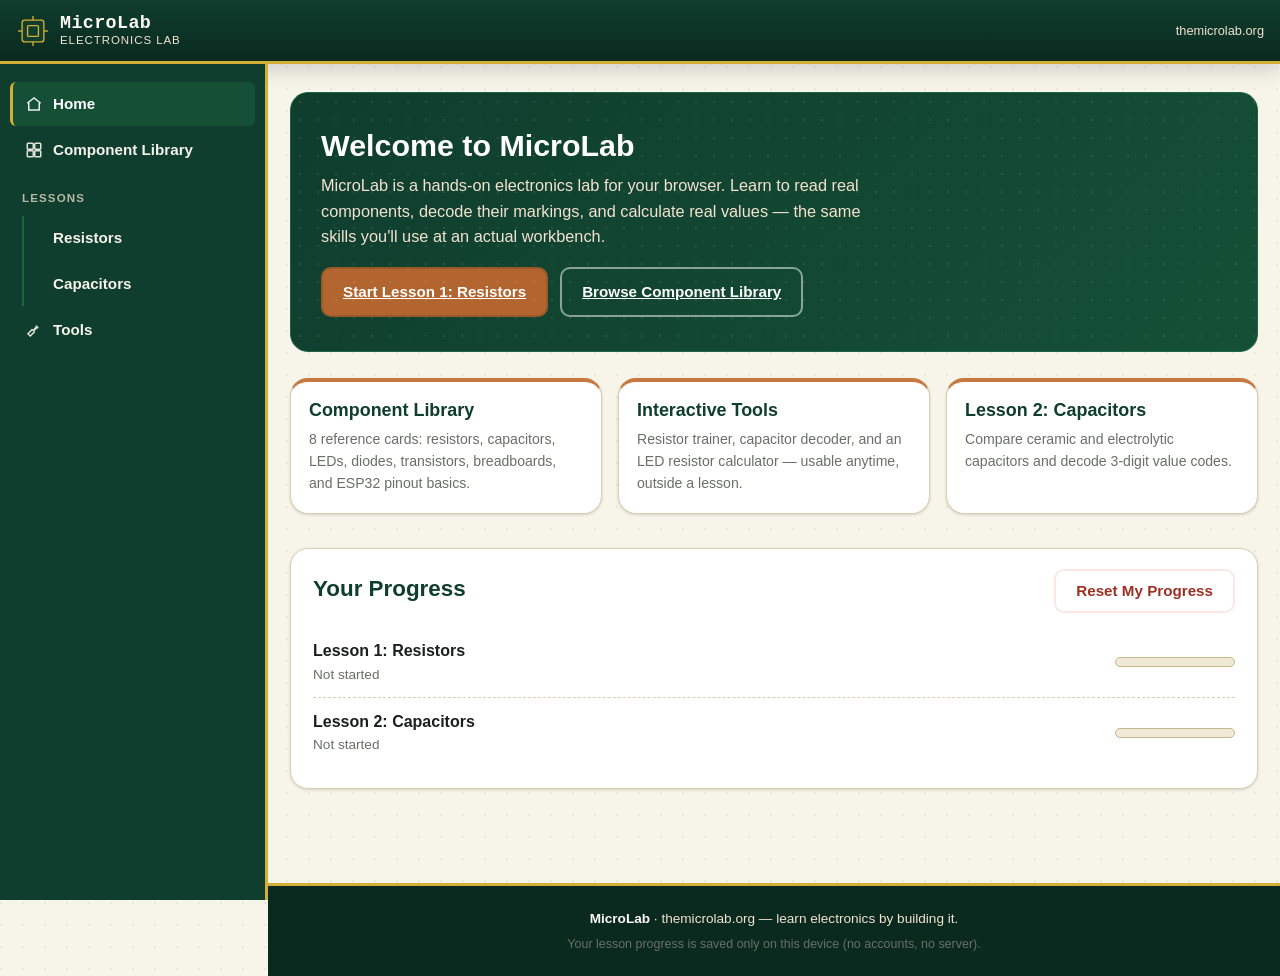
<file: unsorted/Learning Components/index.html>
<!DOCTYPE html>
<html lang="en">
<head>
<meta charset="UTF-8">
<meta name="viewport" content="width=device-width, initial-scale=1.0, viewport-fit=cover">
<title>MicroLab — Learn Electronics</title>
<meta name="description" content="MicroLab is an interactive, offline-friendly electronics lab for learning components like resistors and capacitors, with hands-on tools and lessons.">
<link rel="icon" type="image/svg+xml" href="data:image/svg+xml,%3Csvg xmlns='http://www.w3.org/2000/svg' viewBox='0 0 100 100'%3E%3Crect width='100' height='100' rx='20' fill='%230f3d2e'/%3E%3Crect x='30' y='30' width='40' height='40' rx='4' fill='none' stroke='%23d4a24c' stroke-width='6'/%3E%3Cline x1='50' y1='8' x2='50' y2='30' stroke='%23d4a24c' stroke-width='6'/%3E%3Cline x1='50' y1='70' x2='50' y2='92' stroke='%23d4a24c' stroke-width='6'/%3E%3Cline x1='8' y1='50' x2='30' y2='50' stroke='%23d4a24c' stroke-width='6'/%3E%3Cline x1='70' y1='50' x2='92' y2='50' stroke='%23d4a24c' stroke-width='6'/%3E%3C/svg%3E">
<style>
/* ============================= DESIGN TOKENS ============================= */
:root{
  --pcb-900:#0a2a1f;
  --pcb-800:#0f3d2e;
  --pcb-700:#155036;
  --pcb-600:#1c6446;
  --copper-700:#9a5a26;
  --copper-600:#b3652f;
  --copper-500:#c9793f;
  --copper-100:#f3e2d0;
  --gold-600:#b8912b;
  --gold-500:#d4af37;
  --paper-50:#fbf9f2;
  --paper-100:#f7f4ea;
  --paper-200:#efe9d6;
  --paper-300:#e3dabd;
  --line-300:#d8cfae;
  --line-400:#c3b78f;
  --ink-900:#1c1f1d;
  --ink-700:#41453f;
  --ink-500:#6b6f66;
  --success-700:#276240;
  --success-600:#2e7d4f;
  --success-100:#e3f3e8;
  --danger-700:#9c3123;
  --danger-600:#c0392b;
  --danger-100:#fbe8e5;
  --white:#ffffff;
  --radius-sm:6px;
  --radius-md:10px;
  --radius-lg:18px;
  --radius-pill:999px;
  --shadow-sm:0 1px 3px rgba(15,20,15,.14);
  --shadow-md:0 6px 20px rgba(15,20,15,.16);
  --shadow-lg:0 12px 34px rgba(15,20,15,.22);
  --font-sans: -apple-system, BlinkMacSystemFont, "Segoe UI", Roboto, "Helvetica Neue", Arial, sans-serif;
  --font-mono: ui-monospace, "SF Mono", "Cascadia Mono", "Roboto Mono", Consolas, "Liberation Mono", monospace;
  --sidebar-w: 268px;
  --header-h: 64px;
}

/* ============================= RESET ============================= */
*,*::before,*::after{ box-sizing:border-box; }
html{ -webkit-text-size-adjust:100%; }
body{
  margin:0;
  font-family:var(--font-sans);
  color:var(--ink-900);
  background:
    radial-gradient(circle at 1px 1px, rgba(15,61,46,.07) 1px, transparent 1.6px) 0 0/22px 22px,
    var(--paper-100);
  line-height:1.55;
  -webkit-font-smoothing:antialiased;
}
h1,h2,h3,h4{ line-height:1.2; margin:0 0 .5em; color:var(--pcb-800); }
h1{ font-size:1.9rem; }
h2{ font-size:1.4rem; }
h3{ font-size:1.12rem; }
p{ margin:0 0 1em; }
a{ color:var(--copper-700); }
a:hover{ color:var(--copper-600); }
button{ font-family:inherit; }
img,svg{ max-width:100%; display:block; }
code, .mono{ font-family:var(--font-mono); }
ul{ margin:0; padding:0; list-style:none; }
:focus-visible{ outline:3px solid var(--copper-600); outline-offset:2px; border-radius:4px; }

.sr-only{
  position:absolute; width:1px; height:1px; padding:0; margin:-1px;
  overflow:hidden; clip:rect(0,0,0,0); white-space:nowrap; border:0;
}
.skip-link{
  position:absolute; left:8px; top:-60px;
  background:var(--pcb-800); color:var(--white);
  padding:10px 16px; border-radius:var(--radius-sm);
  z-index:200; transition:top .15s ease;
  font-weight:600; text-decoration:none;
}
.skip-link:focus{ top:8px; }

/* ============================= LAYOUT SHELL ============================= */
.app-shell{ min-height:100vh; display:flex; flex-direction:column; }

.site-header{
  height:var(--header-h);
  background:linear-gradient(180deg, var(--pcb-800), var(--pcb-900));
  color:var(--paper-50);
  display:flex; align-items:center; gap:14px;
  padding:0 16px;
  position:sticky; top:0; z-index:100;
  border-bottom:3px solid var(--gold-500);
  box-shadow:var(--shadow-md);
}
.nav-toggle{
  display:none;
  background:transparent; border:2px solid rgba(255,255,255,.35); border-radius:var(--radius-sm);
  width:44px; height:44px; align-items:center; justify-content:center; cursor:pointer; color:var(--paper-50);
  flex-shrink:0;
}
.nav-toggle svg{ width:22px; height:22px; }
.nav-toggle:hover{ border-color:var(--gold-500); }

.brand{ display:flex; align-items:center; gap:10px; text-decoration:none; color:inherit; }
.brand-chip{ width:34px; height:34px; flex-shrink:0; }
.brand-text{ display:flex; flex-direction:column; line-height:1.1; }
.brand-name{ font-weight:800; font-size:1.15rem; letter-spacing:.02em; font-family:var(--font-mono); }
.brand-tagline{ font-size:.72rem; color:var(--copper-100); text-transform:uppercase; letter-spacing:.08em; }

.header-spacer{ flex:1; }
.header-hint{ font-size:.8rem; color:var(--copper-100); }

.app-body{ flex:1; display:block; }

.nav-backdrop{
  display:none;
  position:fixed; inset:0; background:rgba(10,20,15,.45); z-index:150;
}
.nav-backdrop.show{ display:block; }

.sidebar{
  width:var(--sidebar-w);
  background:var(--pcb-800);
  color:var(--paper-100);
  padding:18px 0 30px;
  position:fixed; top:var(--header-h); left:0; bottom:0;
  overflow-y:auto;
  border-right:3px solid var(--gold-500);
  z-index:110;
}
.nav-list{ display:flex; flex-direction:column; gap:2px; padding:0 10px; }
.nav-section-label{
  font-size:.72rem; text-transform:uppercase; letter-spacing:.1em;
  color:var(--copper-100); opacity:.75;
  margin:16px 12px 6px; font-weight:700;
}
.nav-list a{
  display:flex; align-items:center; gap:10px;
  color:var(--paper-100); text-decoration:none;
  padding:10px 12px; border-radius:var(--radius-sm);
  font-weight:600; font-size:.95rem;
  min-height:44px;
  border-left:3px solid transparent;
}
.nav-list a:hover{ background:rgba(255,255,255,.08); }
.nav-list a.active{
  background:var(--pcb-700);
  border-left-color:var(--gold-500);
  color:var(--white);
}
.nav-icon{ width:18px; height:18px; flex-shrink:0; opacity:.9; }
.nav-sublist{ display:flex; flex-direction:column; gap:2px; padding-left:14px; border-left:2px solid var(--pcb-600); margin-left:12px; }
.nav-badge{
  margin-left:auto; font-family:var(--font-mono); font-size:.68rem;
  background:rgba(255,255,255,.12); padding:2px 7px; border-radius:var(--radius-pill);
  white-space:nowrap;
}
.nav-badge.done{ background:var(--gold-500); color:var(--pcb-900); font-weight:800; }

.main-content{
  min-width:0;
  margin-left:var(--sidebar-w);
  padding:28px 22px 60px;
}
.main-inner{ max-width:1080px; margin:0 auto; }

.site-footer{
  background:var(--pcb-900); color:var(--copper-100);
  padding:22px 16px; text-align:center; font-size:.85rem;
  border-top:3px solid var(--gold-500);
  margin-left:var(--sidebar-w);
}
.site-footer strong{ color:var(--paper-50); }

/* ============================= UTILITY / COMMON PATTERNS ============================= */
.pill{
  display:inline-flex; align-items:center; gap:6px;
  padding:4px 12px; border-radius:var(--radius-pill);
  font-size:.78rem; font-weight:700; font-family:var(--font-mono);
  background:var(--paper-200); color:var(--ink-700);
  border:1px solid var(--line-400);
}
.btn{
  display:inline-flex; align-items:center; justify-content:center; gap:8px;
  border-radius:var(--radius-md);
  padding:11px 20px;
  font-weight:700; font-size:.95rem;
  cursor:pointer; border:2px solid transparent;
  min-height:44px;
  transition:transform .06s ease;
}
.btn:active{ transform:translateY(1px); }
.btn-primary{ background:var(--copper-600); color:var(--white); border-color:var(--copper-700); }
.btn-primary:hover{ background:var(--copper-700); }
.btn-secondary{ background:var(--white); color:var(--pcb-800); border-color:var(--line-400); }
.btn-secondary:hover{ border-color:var(--copper-500); }
.btn-ghost{ background:transparent; color:var(--pcb-800); border-color:transparent; text-decoration:underline; }
.btn-danger-ghost{ background:transparent; color:var(--danger-700); border-color:var(--danger-100); }
.btn-danger-ghost:hover{ background:var(--danger-100); }
.btn:disabled{ opacity:.5; cursor:not-allowed; }

.card-row{ display:flex; flex-wrap:wrap; gap:10px; margin:18px 0; }

.hero{
  background:linear-gradient(135deg, var(--pcb-800), var(--pcb-700));
  color:var(--paper-50);
  border-radius:var(--radius-lg);
  padding:34px 30px;
  margin-bottom:26px;
  position:relative; overflow:hidden;
  border:1px solid var(--pcb-600);
}
.hero::after{
  content:""; position:absolute; inset:0;
  background-image: radial-gradient(circle, rgba(255,255,255,.09) 1.5px, transparent 1.5px);
  background-size:18px 18px;
  pointer-events:none;
}
.hero h1{ color:var(--white); margin-bottom:10px; }
.hero p{ color:var(--copper-100); max-width:60ch; font-size:1.02rem; }
.hero-actions{ display:flex; gap:12px; flex-wrap:wrap; margin-top:18px; position:relative; }

.section{ margin:34px 0; }
.section-head{ display:flex; align-items:baseline; justify-content:space-between; gap:12px; flex-wrap:wrap; margin-bottom:14px;}

.progress-panel{
  background:var(--white); border:1px solid var(--line-300); border-radius:var(--radius-lg);
  padding:20px 22px; box-shadow:var(--shadow-sm);
}
.progress-row{
  display:flex; align-items:center; justify-content:space-between; gap:12px;
  padding:12px 0; border-bottom:1px dashed var(--line-300);
}
.progress-row:last-of-type{ border-bottom:none; }
.progress-name{ font-weight:700; }
.progress-status{ font-size:.85rem; color:var(--ink-500); }
.meter{
  width:120px; height:10px; background:var(--paper-200); border-radius:var(--radius-pill); overflow:hidden;
  border:1px solid var(--line-400);
}
.meter > span{ display:block; height:100%; background:var(--success-600); }

.quick-links{ display:grid; grid-template-columns:repeat(auto-fit,minmax(220px,1fr)); gap:16px; margin:20px 0; }
.quick-link-card{
  background:var(--white); border:1px solid var(--line-300); border-radius:var(--radius-lg);
  padding:18px; text-decoration:none; color:inherit; box-shadow:var(--shadow-sm);
  display:flex; flex-direction:column; gap:8px;
  border-top:4px solid var(--copper-500);
}
.quick-link-card:hover{ box-shadow:var(--shadow-md); transform:translateY(-2px); }
.quick-link-card h3{ margin:0; color:var(--pcb-800); }
.quick-link-card p{ margin:0; font-size:.88rem; color:var(--ink-500); }

/* ============================= COMPONENT LIBRARY GRID ============================= */
.component-grid{
  display:grid;
  grid-template-columns:repeat(auto-fill, minmax(300px,1fr));
  gap:18px;
}
.component-card{
  background:var(--white);
  border:1px solid var(--line-300);
  border-radius:var(--radius-lg);
  overflow:hidden;
  box-shadow:var(--shadow-sm);
}
.component-card > summary{
  list-style:none; cursor:pointer;
  padding:16px 18px;
  background:linear-gradient(180deg,var(--pcb-800),var(--pcb-900));
  color:var(--paper-50);
  display:flex; align-items:center; justify-content:space-between; gap:10px;
}
.component-card > summary::-webkit-details-marker{ display:none; }
.component-card > summary .ctitle{ display:flex; flex-direction:column; gap:2px; }
.component-card > summary h3{ margin:0; color:var(--white); font-size:1.05rem; font-family:var(--font-mono); }
.component-card > summary small{ color:var(--copper-100); font-size:.74rem; text-transform:uppercase; letter-spacing:.06em; }
.disclosure-arrow{ width:20px; height:20px; flex-shrink:0; transition:transform .15s ease; color:var(--gold-500); }
.component-card[open] > summary .disclosure-arrow{ transform:rotate(180deg); }

.component-diagram-box{
  padding:18px;
  background:
    radial-gradient(circle, rgba(15,61,46,.10) 1.4px, transparent 1.4px) 0 0/16px 16px,
    var(--paper-50);
  display:flex; align-items:center; justify-content:center;
  border-bottom:1px solid var(--line-300);
}
.component-diagram{ width:100%; max-width:280px; height:auto; }
.component-body{ padding:16px 18px 20px; }
.component-body h4{ margin:14px 0 6px; font-size:.82rem; text-transform:uppercase; letter-spacing:.06em; color:var(--copper-700); }
.component-body h4:first-child{ margin-top:0; }
.component-body p{ margin:0 0 10px; font-size:.94rem; }
.schematic-row{ display:flex; align-items:center; gap:14px; margin:10px 0; padding:10px; background:var(--paper-100); border-radius:var(--radius-sm); border:1px dashed var(--line-400); }
.schematic-row svg{ width:90px; height:46px; flex-shrink:0; }
.schematic-row span{ font-size:.85rem; color:var(--ink-700); }

/* ============================= LESSON VIEW ============================= */
.lesson-header{ margin-bottom:22px; }
.lesson-tools-wrap{ display:flex; flex-direction:column; gap:26px; margin:26px 0; }
.step-marker{
  display:inline-flex; align-items:center justify-content:center;
  width:28px; height:28px; border-radius:50%;
  background:var(--gold-500); color:var(--pcb-900); font-weight:800; font-family:var(--font-mono);
  margin-right:10px; font-size:.85rem;
}
.lesson-section-title{ display:flex; align-items:center; margin-bottom:6px; }

/* ============================= TOOL WIDGETS (shared) ============================= */
.tool-widget{
  background:var(--white); border:1px solid var(--line-300); border-radius:var(--radius-lg);
  padding:22px; box-shadow:var(--shadow-sm);
}
.tool-widget h3{ margin-top:0; }
.tool-tabs{ display:flex; gap:8px; margin-bottom:18px; flex-wrap:wrap; }
.tool-tab{
  padding:9px 16px; border-radius:var(--radius-pill); border:2px solid var(--line-400);
  background:var(--paper-50); font-weight:700; font-size:.88rem; cursor:pointer; min-height:40px;
}
.tool-tab[aria-selected="true"]{ background:var(--pcb-800); color:var(--white); border-color:var(--pcb-800); }

.band-group{ margin:14px 0 20px; }
.band-group-label{ font-weight:700; font-size:.86rem; margin-bottom:8px; display:block; color:var(--pcb-800); }
.color-swatch-row{ display:flex; flex-wrap:wrap; gap:8px; }
.color-swatch{
  display:inline-flex; align-items:center; gap:7px;
  padding:6px 12px 6px 6px;
  border:2px solid var(--line-400);
  border-radius:var(--radius-pill);
  background:var(--white);
  cursor:pointer; font-size:.85rem; font-weight:600; color:var(--ink-900);
  min-height:42px;
}
.color-swatch .swatch-dot{ width:22px; height:22px; border-radius:50%; border:1px solid rgba(0,0,0,.3); flex-shrink:0; }
.color-swatch[aria-pressed="true"]{ border-color:var(--copper-600); background:var(--paper-200); box-shadow:0 0 0 2px var(--copper-400,var(--copper-500)) inset; }
.color-swatch:hover{ border-color:var(--copper-500); }

.readout{
  background:var(--pcb-800); color:var(--paper-50); border-radius:var(--radius-md);
  padding:18px 20px; margin:20px 0; text-align:center;
  border:1px solid var(--pcb-600);
}
.readout .value{ font-family:var(--font-mono); font-size:1.9rem; font-weight:800; color:var(--white); }
.readout .breakdown{ font-family:var(--font-mono); font-size:.82rem; color:var(--copper-100); margin-top:6px; }

.feedback-box{
  border-radius:var(--radius-md); padding:14px 16px; margin:14px 0; font-weight:600;
  border:2px solid transparent;
}
.feedback-box.correct{ background:var(--success-100); color:var(--success-700); border-color:var(--success-600); }
.feedback-box.incorrect{ background:var(--danger-100); color:var(--danger-700); border-color:var(--danger-600); }
.feedback-box p{ margin:0 0 4px; font-weight:400; }
.feedback-box p:last-child{ margin-bottom:0; }
.band-check-list{ display:flex; gap:10px; flex-wrap:wrap; margin-top:8px; font-family:var(--font-mono); font-size:.82rem; }
.band-check-list span{ padding:3px 8px; border-radius:var(--radius-sm); background:rgba(255,255,255,.6); }

.field-row{ display:flex; flex-wrap:wrap; gap:16px; margin:16px 0; }
.field{ display:flex; flex-direction:column; gap:6px; min-width:160px; flex:1; }
.field label{ font-weight:700; font-size:.86rem; color:var(--pcb-800); }
.field input, .field select{
  padding:10px 12px; border:2px solid var(--line-400); border-radius:var(--radius-sm);
  font-size:1rem; font-family:var(--font-mono); min-height:44px; background:var(--white); color:var(--ink-900);
}
.field input:focus, .field select:focus{ border-color:var(--copper-500); }
.field .hint{ font-size:.76rem; color:var(--ink-500); font-family:var(--font-sans); }

.mc-options{ display:flex; flex-direction:column; gap:10px; margin:14px 0; }
.mc-option{
  display:flex; align-items:center; gap:10px;
  padding:12px 14px; border:2px solid var(--line-400); border-radius:var(--radius-md);
  cursor:pointer; background:var(--white); min-height:44px;
}
.mc-option:hover{ border-color:var(--copper-500); }
.mc-option input{ width:18px; height:18px; flex-shrink:0; }
.mc-option.opt-correct{ border-color:var(--success-600); background:var(--success-100); }
.mc-option.opt-incorrect{ border-color:var(--danger-600); background:var(--danger-100); }

/* ============================= QUIZ ============================= */
.quiz-block{ background:var(--white); border:1px solid var(--line-300); border-radius:var(--radius-lg); padding:24px; margin-top:30px; box-shadow:var(--shadow-sm); }
.quiz-question{ padding:18px 0; border-bottom:1px solid var(--paper-300); }
.quiz-question:last-of-type{ border-bottom:none; }
.quiz-question legend{ font-weight:700; padding:0; margin-bottom:10px; font-size:1rem; color:var(--ink-900); }
.quiz-question fieldset{ border:none; padding:0; margin:0; }
.quiz-explain{ font-size:.86rem; margin-top:8px; padding:10px 12px; border-radius:var(--radius-sm); background:var(--paper-100); }
.quiz-summary{
  text-align:center; padding:22px; border-radius:var(--radius-md); margin-top:12px;
  background:var(--pcb-800); color:var(--white);
}
.quiz-summary .score-big{ font-size:2.2rem; font-weight:800; font-family:var(--font-mono); color:var(--gold-500); }

/* ============================= MISC ============================= */
.note-box{
  background:var(--paper-200); border-left:4px solid var(--copper-500);
  padding:12px 16px; border-radius:0 var(--radius-sm) var(--radius-sm) 0; font-size:.9rem; margin:16px 0;
}
.privacy-note{ font-size:.78rem; color:var(--ink-500); margin-top:6px; }
.jump-nav{ display:flex; gap:10px; flex-wrap:wrap; margin-bottom:22px; }
.jump-nav button{
  padding:8px 14px; border-radius:var(--radius-pill); background:var(--white); border:1px solid var(--line-400);
  cursor:pointer; font-size:.85rem; font-weight:600; color:var(--pcb-800); min-height:40px;
}
.jump-nav button:hover{ border-color:var(--copper-500); }
.diagram-caveat{ font-size:.78rem; color:var(--ink-500); font-style:italic; }

/* ============================= RESPONSIVE ============================= */
@media (max-width: 860px){
  .nav-toggle{ display:inline-flex; }
  .sidebar{
    position:fixed; top:var(--header-h); left:0; bottom:0; z-index:160;
    transform:translateX(-100%);
    width:82vw; max-width:300px;
    box-shadow:var(--shadow-lg);
  }
  .sidebar.open{ transform:translateX(0); }
  .main-content{ margin-left:0; padding:20px 16px 50px; }
  .site-footer{ margin-left:0; }
  .hero{ padding:26px 20px; }
}
@media (prefers-reduced-motion: no-preference){
  .sidebar{ transition:transform .22s ease; }
}
@media (max-width:520px){
  .field-row{ gap:12px; }
  .field{ min-width:0; flex-basis:100%; }
  h1{ font-size:1.5rem; }
  .readout .value{ font-size:1.5rem; }
}
</style>
</head>
<body>
<a href="#main-content" class="skip-link">Skip to main content</a>

<div class="app-shell">
  <header class="site-header">
    <button type="button" class="nav-toggle" id="navToggle" aria-expanded="false" aria-controls="sidebar" aria-label="Toggle navigation menu">
      <svg viewBox="0 0 24 24" fill="none" stroke="currentColor" stroke-width="2.4" stroke-linecap="round"><line x1="3" y1="6" x2="21" y2="6"/><line x1="3" y1="12" x2="21" y2="12"/><line x1="3" y1="18" x2="21" y2="18"/></svg>
    </button>
    <a href="#home" class="brand" data-route-link="home">
      <svg class="brand-chip" viewBox="0 0 100 100" aria-hidden="true">
        <rect x="18" y="18" width="64" height="64" rx="8" fill="#0f3d2e" stroke="#d4af37" stroke-width="4"/>
        <rect x="34" y="34" width="32" height="32" rx="3" fill="none" stroke="#d4af37" stroke-width="4"/>
        <g stroke="#d4af37" stroke-width="4"><line x1="50" y1="6" x2="50" y2="18"/><line x1="50" y1="82" x2="50" y2="94"/><line x1="6" y1="50" x2="18" y2="50"/><line x1="82" y1="50" x2="94" y2="50"/></g>
      </svg>
      <span class="brand-text">
        <span class="brand-name">MicroLab</span>
        <span class="brand-tagline">Electronics Lab</span>
      </span>
    </a>
    <div class="header-spacer"></div>
    <span class="header-hint">themicrolab.org</span>
  </header>

  <div class="app-body">
    <div class="nav-backdrop" id="navBackdrop"></div>
    <nav class="sidebar" id="sidebar" aria-label="Main navigation">
      <ul class="nav-list">
        <li><a href="#home" data-route-link="home"><svg class="nav-icon" viewBox="0 0 24 24" fill="none" stroke="currentColor" stroke-width="2"><path d="M3 11l9-7 9 7"/><path d="M5 10v10h14V10"/></svg>Home</a></li>
        <li><a href="#library" data-route-link="library"><svg class="nav-icon" viewBox="0 0 24 24" fill="none" stroke="currentColor" stroke-width="2"><rect x="3" y="3" width="8" height="8" rx="1"/><rect x="13" y="3" width="8" height="8" rx="1"/><rect x="3" y="13" width="8" height="8" rx="1"/><rect x="13" y="13" width="8" height="8" rx="1"/></svg>Component Library</a></li>
        <li class="nav-section-label">Lessons</li>
        <li><ul class="nav-sublist" id="lessonNavList"></ul></li>
        <li><a href="#tools" data-route-link="tools"><svg class="nav-icon" viewBox="0 0 24 24" fill="none" stroke="currentColor" stroke-width="2"><path d="M14.7 6.3a4 4 0 0 1-5.4 5.4L4 17l3 3 5.3-5.3a4 4 0 0 1 5.4-5.4z"/></svg>Tools</a></li>
      </ul>
    </nav>

    <main id="main-content" class="main-content" tabindex="-1">
      <div class="main-inner" id="viewRoot"></div>
    </main>
  </div>

  <footer class="site-footer">
    <div><strong>MicroLab</strong> · themicrolab.org — learn electronics by building it.</div>
    <div class="privacy-note">Your lesson progress is saved only on this device (no accounts, no server).</div>
  </footer>
</div>

<script>
(function(){
"use strict";

// ============================================================================
// DATA: resistor color code table
// ============================================================================
var RESISTOR_COLORS = [
  { name:"black",  hex:"#2b2b2b", digit:0, mult:1,          tol:null },
  { name:"brown",  hex:"#7b4a2d", digit:1, mult:10,         tol:1    },
  { name:"red",    hex:"#d43b3b", digit:2, mult:100,        tol:2    },
  { name:"orange", hex:"#e07b28", digit:3, mult:1000,       tol:null },
  { name:"yellow", hex:"#e8c22e", digit:4, mult:10000,      tol:null },
  { name:"green",  hex:"#2e8b4f", digit:5, mult:100000,     tol:0.5  },
  { name:"blue",   hex:"#2f5fa8", digit:6, mult:1000000,    tol:0.25 },
  { name:"violet", hex:"#7b4fa6", digit:7, mult:10000000,   tol:0.1  },
  { name:"gray",   hex:"#8c8c8c", digit:8, mult:100000000,  tol:0.05 },
  { name:"white",  hex:"#f5f5f5", digit:9, mult:1000000000, tol:null },
  { name:"gold",   hex:"#cf9a2e", digit:null, mult:0.1,     tol:5    },
  { name:"silver", hex:"#c7c7c7", digit:null, mult:0.01,    tol:10   }
];
var DIGIT_COLORS = RESISTOR_COLORS.filter(function(c){ return c.digit !== null; });
var MULT_COLORS = RESISTOR_COLORS; // any of the 12 can be a multiplier band
var TOL_COLORS = RESISTOR_COLORS.filter(function(c){ return c.tol !== null; });
var LIGHT_HEX = ["#f5f5f5","#e8c22e","#c7c7c7"]; // needs outline for visibility

function colorByName(name){
  for (var i=0;i<RESISTOR_COLORS.length;i++){ if (RESISTOR_COLORS[i].name===name) return RESISTOR_COLORS[i]; }
  return null;
}
function multExponentColorName(exp){
  var map = ["black","brown","red","orange","yellow","green"];
  return map[exp] || "black";
}

var E12_BASE = [10,12,15,18,22,27,33,39,47,56,68,82];

// ============================================================================
// UTILS
// ============================================================================
function trimNum(n){
  if (!isFinite(n)) return "0";
  var r = parseFloat(n.toPrecision(6));
  return r.toString();
}
function formatOhms(ohms){
  var a = Math.abs(ohms);
  if (a >= 1e9) return trimNum(ohms/1e9) + " GΩ";
  if (a >= 1e6) return trimNum(ohms/1e6) + " MΩ";
  if (a >= 1e3) return trimNum(ohms/1e3) + " kΩ";
  return trimNum(ohms) + " Ω";
}
function formatFaradsFromPF(pf){
  var a = Math.abs(pf);
  if (a >= 1e6) return trimNum(pf/1e6) + " µF";
  if (a >= 1e3) return trimNum(pf/1e3) + " nF";
  return trimNum(pf) + " pF";
}
function nearestE12AtOrAbove(value){
  if (value <= 0) return E12_BASE[0];
  var exp = Math.floor(Math.log10(value));
  for (var e = exp - 1; e <= exp + 1; e++){
    for (var i=0;i<E12_BASE.length;i++){
      var candidate = E12_BASE[i] * Math.pow(10, e);
      if (candidate >= value - 1e-9) return roundSig(candidate, 3);
    }
  }
  return roundSig(value, 2);
}
function roundSig(n, sig){
  if (n === 0) return 0;
  var d = Math.ceil(Math.log10(Math.abs(n)));
  var power = sig - d;
  var mag = Math.pow(10, power);
  return Math.round(n * mag) / mag;
}
function escapeHtml(str){
  return String(str).replace(/[&<>"']/g, function(c){
    return { "&":"&amp;", "<":"&lt;", ">":"&gt;", '"':"&quot;", "'":"&#39;" }[c];
  });
}
function shuffle(arr){
  var a = arr.slice();
  for (var i=a.length-1;i>0;i--){
    var j = Math.floor(Math.random()*(i+1));
    var t=a[i]; a[i]=a[j]; a[j]=t;
  }
  return a;
}
function uid(prefix){ return prefix + "_" + Math.random().toString(36).slice(2,9); }

// ============================================================================
// PROGRESS (localStorage)
// ============================================================================
var PROGRESS_KEY = "microlab_progress_v1";
function loadProgress(){
  try{
    var raw = localStorage.getItem(PROGRESS_KEY);
    if (!raw) return { lessons:{} };
    var parsed = JSON.parse(raw);
    if (!parsed || typeof parsed !== "object") return { lessons:{} };
    if (!parsed.lessons) parsed.lessons = {};
    return parsed;
  }catch(e){ return { lessons:{} }; }
}
function saveProgress(p){
  try{ localStorage.setItem(PROGRESS_KEY, JSON.stringify(p)); }catch(e){ /* storage unavailable; app still works */ }
}
function recordQuizResult(lessonId, score, total){
  var p = loadProgress();
  var prev = p.lessons[lessonId] || { attempts:0, bestScore:0 };
  p.lessons[lessonId] = {
    attempts: (prev.attempts||0) + 1,
    bestScore: Math.max(prev.bestScore||0, score),
    lastScore: score,
    total: total,
    lastAttempt: new Date().toISOString()
  };
  saveProgress(p);
  updateSidebarBadges();
}
function resetProgress(){
  saveProgress({ lessons:{} });
  updateSidebarBadges();
  router();
}

// ============================================================================
// SVG GENERATORS — physical component diagrams
// ============================================================================
function svgResistor(bandHexes){
  var positions = bandHexes.length >= 5 ? [86,108,130,152,206] : [92,116,140,206];
  var bandW = 14, bodyY = 30, bodyH = 60;
  var bands = "";
  for (var i=0;i<bandHexes.length;i++){
    var x = positions[i];
    var outline = LIGHT_HEX.indexOf(bandHexes[i]) !== -1;
    bands += '<rect x="'+x+'" y="'+bodyY+'" width="'+bandW+'" height="'+bodyH+'" fill="'+bandHexes[i]+'"'+(outline?' stroke="#00000030" stroke-width="1"':'')+'/>';
  }
  return '<svg viewBox="0 0 300 120" role="img" aria-label="Resistor with colored bands" class="component-diagram">'
    + '<line x1="0" y1="60" x2="60" y2="60" stroke="#9a9a9a" stroke-width="5"/>'
    + '<line x1="240" y1="60" x2="300" y2="60" stroke="#9a9a9a" stroke-width="5"/>'
    + '<rect x="60" y="'+bodyY+'" width="180" height="'+bodyH+'" rx="16" fill="#d9c19a" stroke="#a8895c" stroke-width="2"/>'
    + bands + '</svg>';
}
function svgCapacitorCeramic(code){
  code = code || "104";
  return '<svg viewBox="0 0 220 160" role="img" aria-label="Ceramic capacitor" class="component-diagram">'
    + '<line x1="70" y1="150" x2="70" y2="96" stroke="#9a9a9a" stroke-width="5"/>'
    + '<line x1="150" y1="150" x2="150" y2="96" stroke="#9a9a9a" stroke-width="5"/>'
    + '<ellipse cx="110" cy="60" rx="66" ry="52" fill="#e2b25a" stroke="#a8792e" stroke-width="3"/>'
    + '<ellipse cx="110" cy="60" rx="66" ry="52" fill="none" stroke="#c99a44" stroke-width="1"/>'
    + '<text x="110" y="68" text-anchor="middle" font-family="ui-monospace,Consolas,monospace" font-size="30" font-weight="700" fill="#3a2a10">'+escapeHtml(code)+'</text>'
    + '</svg>';
}
function svgCapacitorElectrolytic(){
  return '<svg viewBox="0 0 200 180" role="img" aria-label="Electrolytic capacitor" class="component-diagram">'
    + '<line x1="70" y1="175" x2="70" y2="140" stroke="#9a9a9a" stroke-width="5"/>'
    + '<line x1="130" y1="175" x2="130" y2="150" stroke="#9a9a9a" stroke-width="5"/>'
    + '<rect x="40" y="30" width="120" height="112" rx="10" fill="#2b6b8f" stroke="#184a63" stroke-width="3"/>'
    + '<rect x="40" y="30" width="34" height="112" rx="10" fill="#f2f2f2" opacity=".18"/>'
    + '<g fill="#f2f2f2"><rect x="40" y="30" width="30" height="112" fill="#184a63"/>'
    + '<text x="55" y="60" text-anchor="middle" font-size="20" font-weight="800">–</text>'
    + '<text x="55" y="85" text-anchor="middle" font-size="20" font-weight="800">–</text>'
    + '<text x="55" y="110" text-anchor="middle" font-size="20" font-weight="800">–</text></g>'
    + '<text x="118" y="90" text-anchor="middle" font-family="ui-monospace,Consolas,monospace" font-size="16" font-weight="700" fill="#fff">100µF</text>'
    + '<text x="118" y="110" text-anchor="middle" font-family="ui-monospace,Consolas,monospace" font-size="13" fill="#dbe9f0">16V</text>'
    + '<text x="130" y="146" text-anchor="middle" font-size="18" font-weight="800" fill="#184a63">+</text>'
    + '</svg>';
}
function svgLED(fill){
  fill = fill || "#e0402d";
  return '<svg viewBox="0 0 120 150" role="img" aria-label="LED" class="component-diagram">'
    + '<line x1="40" y1="100" x2="40" y2="140" stroke="#c9a24a" stroke-width="4"/>'
    + '<line x1="80" y1="100" x2="80" y2="122" stroke="#c9a24a" stroke-width="4"/>'
    + '<path d="M20,100 L20,55 A40,40 0 0,1 100,55 L100,100 Z" fill="'+fill+'" stroke="#8a2418" stroke-width="3" opacity=".92"/>'
    + '<ellipse cx="50" cy="45" rx="14" ry="9" fill="#ffffff" opacity=".35"/>'
    + '<text x="40" y="150" text-anchor="middle" font-size="13" fill="#41453f" font-weight="700">+</text>'
    + '<text x="80" y="150" text-anchor="middle" font-size="13" fill="#41453f" font-weight="700">–</text>'
    + '<text x="40" y="118" text-anchor="middle" font-size="10" fill="#6b6f66">long</text>'
    + '<text x="80" y="118" text-anchor="middle" font-size="10" fill="#6b6f66">short</text>'
    + '</svg>';
}
function svgDiode(){
  return '<svg viewBox="0 0 220 90" role="img" aria-label="Diode" class="component-diagram">'
    + '<line x1="0" y1="45" x2="55" y2="45" stroke="#9a9a9a" stroke-width="5"/>'
    + '<line x1="165" y1="45" x2="220" y2="45" stroke="#9a9a9a" stroke-width="5"/>'
    + '<rect x="55" y="22" width="110" height="46" rx="6" fill="#2b2b2b"/>'
    + '<rect x="140" y="22" width="12" height="46" fill="#e8e8e8"/>'
    + '<text x="185" y="30" font-size="11" fill="#6b6f66">cathode</text>'
    + '</svg>';
}
function svgTransistor(){
  return '<svg viewBox="0 0 220 200" role="img" aria-label="NPN transistor" class="component-diagram">'
    + '<path d="M60,20 a40,40 0 0 1 80,0 v60 a10,10 0 0 1 -10,10 h-60 a10,10 0 0 1 -10,-10 z" fill="#2b2b2b" stroke="#111" stroke-width="2"/>'
    + '<line x1="75" y1="90" x2="75" y2="145" stroke="#c7c7c7" stroke-width="5"/>'
    + '<line x1="100" y1="90" x2="100" y2="165" stroke="#c7c7c7" stroke-width="5"/>'
    + '<line x1="125" y1="90" x2="125" y2="145" stroke="#c7c7c7" stroke-width="5"/>'
    + '<text x="75" y="165" text-anchor="middle" font-size="16" font-weight="800" fill="#41453f">E</text>'
    + '<text x="100" y="185" text-anchor="middle" font-size="16" font-weight="800" fill="#41453f">B</text>'
    + '<text x="125" y="165" text-anchor="middle" font-size="16" font-weight="800" fill="#41453f">C</text>'
    + '</svg>';
}
function svgBreadboard(){
  var dots = "";
  for (var col=0; col<10; col++){
    for (var row=0; row<5; row++){
      var x = 40 + col*24, y = 62 + row*8;
      dots += '<circle cx="'+x+'" cy="'+y+'" r="2" fill="#8a8368"/>';
    }
  }
  var railDotsTop="", railDotsBottom="";
  for (var c=0;c<12;c++){
    var x2 = 20 + c*24;
    railDotsTop += '<circle cx="'+x2+'" cy="24" r="2" fill="#c94040"/><circle cx="'+x2+'" cy="34" r="2" fill="#2f5fa8"/>';
    railDotsBottom += '<circle cx="'+x2+'" cy="146" r="2" fill="#c94040"/><circle cx="'+x2+'" cy="156" r="2" fill="#2f5fa8"/>';
  }
  return '<svg viewBox="0 0 320 180" role="img" aria-label="Breadboard layout" class="component-diagram">'
    + '<rect x="8" y="8" width="304" height="164" rx="8" fill="#f0ead9" stroke="#c9bfa0" stroke-width="2"/>'
    + '<line x1="16" y1="24" x2="300" y2="24" stroke="#c94040" stroke-width="2"/>'
    + '<line x1="16" y1="34" x2="300" y2="34" stroke="#2f5fa8" stroke-width="2"/>'
    + railDotsTop
    + '<line x1="16" y1="146" x2="300" y2="146" stroke="#c94040" stroke-width="2"/>'
    + '<line x1="16" y1="156" x2="300" y2="156" stroke="#2f5fa8" stroke-width="2"/>'
    + railDotsBottom
    + '<line x1="16" y1="96" x2="300" y2="96" stroke="#c9bfa0" stroke-width="2" stroke-dasharray="4 3"/>'
    + dots
    + '<rect x="36" y="58" width="20" height="36" rx="4" fill="none" stroke="#c9793f" stroke-width="2"/>'
    + '<text x="46" y="52" text-anchor="middle" font-size="9" fill="#9a5a26">connected</text>'
    + '</svg>';
}
function svgESP32(){
  var pinsLeft = ["3V3","EN","GPIO","GPIO","ADC","ADC","GND"];
  var pinsRight = ["GND","GPIO","TX","RX","GPIO","GPIO","GPIO"];
  var left="", right="";
  for (var i=0;i<pinsLeft.length;i++){
    var y = 40 + i*34;
    left += '<circle cx="26" cy="'+y+'" r="4" fill="#d4af37"/><text x="36" y="'+(y+4)+'" font-size="12" fill="#f7f4ea" font-family="ui-monospace,Consolas,monospace">'+pinsLeft[i]+'</text>';
    right += '<circle cx="234" cy="'+y+'" r="4" fill="#d4af37"/><text x="224" y="'+(y+4)+'" text-anchor="end" font-size="12" fill="#f7f4ea" font-family="ui-monospace,Consolas,monospace">'+pinsRight[i]+'</text>';
  }
  return '<svg viewBox="0 0 260 320" role="img" aria-label="ESP32 board pin categories" class="component-diagram">'
    + '<rect x="14" y="10" width="232" height="300" rx="10" fill="#0f3d2e" stroke="#0a2a1f" stroke-width="3"/>'
    + '<rect x="105" y="0" width="50" height="22" rx="3" fill="#b7b7b7"/>'
    + '<rect x="80" y="120" width="100" height="80" rx="6" fill="#2b2b2b" stroke="#111" stroke-width="2"/>'
    + '<text x="130" y="165" text-anchor="middle" font-size="12" fill="#d4af37" font-family="ui-monospace,Consolas,monospace">ESP32</text>'
    + left + right
    + '</svg>';
}

// ---- compact schematic symbols ----
function svgSchematicResistor(){
  return '<svg viewBox="0 0 100 50"><polyline points="0,25 14,25 21,10 31,40 41,10 51,40 61,10 71,25 100,25" fill="none" stroke="#1c1f1d" stroke-width="2.4"/></svg>';
}
function svgSchematicCapacitor(polarized){
  var extra = polarized
    ? '<path d="M58,10 Q66,25 58,40" fill="none" stroke="#1c1f1d" stroke-width="2.4"/><text x="30" y="14" font-size="12" fill="#1c1f1d">+</text>'
    : '<line x1="58" y1="10" x2="58" y2="40" stroke="#1c1f1d" stroke-width="2.4"/>';
  return '<svg viewBox="0 0 100 50"><line x1="0" y1="25" x2="42" y2="25" stroke="#1c1f1d" stroke-width="2.4"/>'
    + '<line x1="42" y1="10" x2="42" y2="40" stroke="#1c1f1d" stroke-width="2.4"/>'
    + extra
    + '<line x1="'+(polarized?58:58)+'" y1="25" x2="100" y2="25" stroke="#1c1f1d" stroke-width="2.4"/></svg>';
}
function svgSchematicDiode(){
  return '<svg viewBox="0 0 100 50"><line x1="0" y1="25" x2="35" y2="25" stroke="#1c1f1d" stroke-width="2.4"/>'
    + '<polygon points="35,10 35,40 65,25" fill="none" stroke="#1c1f1d" stroke-width="2.4"/>'
    + '<line x1="65" y1="10" x2="65" y2="40" stroke="#1c1f1d" stroke-width="2.4"/>'
    + '<line x1="65" y1="25" x2="100" y2="25" stroke="#1c1f1d" stroke-width="2.4"/></svg>';
}
function svgSchematicLED(){
  return '<svg viewBox="0 0 100 50"><line x1="0" y1="30" x2="35" y2="30" stroke="#1c1f1d" stroke-width="2.4"/>'
    + '<polygon points="35,15 35,45 65,30" fill="none" stroke="#1c1f1d" stroke-width="2.4"/>'
    + '<line x1="65" y1="15" x2="65" y2="45" stroke="#1c1f1d" stroke-width="2.4"/>'
    + '<line x1="65" y1="30" x2="100" y2="30" stroke="#1c1f1d" stroke-width="2.4"/>'
    + '<g stroke="#1c1f1d" stroke-width="1.8"><line x1="55" y1="10" x2="62" y2="0"/><line x1="59" y1="3" x2="62" y2="0"/><line x1="59" y1="0" x2="62" y2="0"/>'
    + '<line x1="65" y1="10" x2="72" y2="0"/><line x1="69" y1="3" x2="72" y2="0"/><line x1="69" y1="0" x2="72" y2="0"/></g></svg>';
}
function svgSchematicTransistor(){
  return '<svg viewBox="0 0 100 50"><circle cx="50" cy="25" r="22" fill="none" stroke="#1c1f1d" stroke-width="2"/>'
    + '<line x1="30" y1="12" x2="30" y2="38" stroke="#1c1f1d" stroke-width="2.4"/>'
    + '<line x1="12" y1="25" x2="30" y2="25" stroke="#1c1f1d" stroke-width="2.4"/>'
    + '<line x1="30" y1="16" x2="52" y2="8" stroke="#1c1f1d" stroke-width="2.2"/>'
    + '<line x1="30" y1="34" x2="52" y2="42" stroke="#1c1f1d" stroke-width="2.2"/>'
    + '<polygon points="52,42 43,39 47,34" fill="#1c1f1d"/>'
    + '<line x1="52" y1="8" x2="52" y2="0" stroke="#1c1f1d" stroke-width="2.2"/>'
    + '<line x1="52" y1="42" x2="52" y2="50" stroke="#1c1f1d" stroke-width="2.2"/></svg>';
}

// ============================================================================
// DATA: component library
// ============================================================================
var COMPONENTS = {
  resistor: {
    id:"resistor", name:"Resistor", category:"Passive Component", unit:"Ohms (Ω)",
    diagram:function(){ return svgResistor(["#e8c22e","#7b4fa6","#d43b3b","#cf9a2e"]); },
    schematic: svgSchematicResistor(),
    description:"A resistor controls how much electric current can flow through a circuit. Think of it like a narrow section of pipe that slows down water flow — the resistor \"resists\" the flow of electricity, turning a little bit of that electrical energy into heat.",
    howToRead:"Most resistors don't have their value printed as a number — instead they use 4 colored bands. Read left to right, starting from the end that ISN'T followed by a gap: the first two bands are digits, the third band is a multiplier (how many zeros to add), and the fourth band is the tolerance — how close to the labeled value the real resistor actually is. Yellow-Violet-Red-Gold means 4, 7, ×100, so 47 × 100 = 4,700 Ω = 4.7 kΩ, accurate to within ±5%. Some precision resistors use 5 bands (3 digits + multiplier + tolerance) for tighter accuracy. Try it in the Resistor Color-Code Trainer tool.",
    example:"LEDs need a resistor in series to survive. Powering a red LED (forward voltage ≈ 2V) from a 5V ESP32 pin at about 20mA: R = (5V − 2V) ÷ 0.02A = 150 Ω. Without that resistor, the LED draws far more current than it can handle and burns out almost instantly. Try the LED Resistor Calculator tool."
  },
  cap_ceramic: {
    id:"cap_ceramic", name:"Capacitor (Ceramic)", category:"Passive Component", unit:"Farads (µF, nF, pF)",
    diagram:function(){ return svgCapacitorCeramic("104"); },
    schematic: svgSchematicCapacitor(false),
    description:"A capacitor stores a small amount of electrical energy and can release it very quickly — like a tiny, fast-charging battery. Ceramic capacitors are small, inexpensive, and non-polarized, meaning it doesn't matter which way around you connect them.",
    howToRead:"Ceramic capacitors are usually marked with a 3-digit code instead of a full number. The first two digits are significant digits, and the third digit is the multiplier (a power of ten), giving a value in picofarads (pF). \"104\" means 10 × 10⁴ = 100,000 pF, which equals 100 nF, or 0.1 µF. Try decoding real codes in the Capacitor Code Reader tool.",
    example:"A 0.1 µF (\"104\") ceramic capacitor is one of the most common parts in any electronics project — placed right next to a microcontroller's power pins, like on an ESP32, to smooth out tiny voltage fluctuations and keep the chip running reliably."
  },
  cap_electrolytic: {
    id:"cap_electrolytic", name:"Capacitor (Electrolytic)", category:"Passive Component", unit:"Farads (µF)",
    diagram:function(){ return svgCapacitorElectrolytic(); },
    schematic: svgSchematicCapacitor(true),
    description:"Electrolytic capacitors store much more energy than ceramic ones — often thousands of times more — which makes them useful for smoothing out power supplies or storing a quick burst of energy. The tradeoff: they are polarized, meaning they MUST be connected the correct way around.",
    howToRead:"Electrolytic capacitors print their value directly, like \"100µF 16V\" (100 microfarads, rated up to 16 volts). Look for the polarity markings: a stripe with minus signs (–) runs down the negative side, and the negative lead is also shorter than the positive lead. Connecting one backwards can damage it — always double-check before powering up your circuit.",
    example:"A 470µF capacitor placed across a battery's + and − lines can smooth out sudden voltage dips when a motor or bright LED switches on, preventing a microcontroller from glitching or resetting."
  },
  led: {
    id:"led", name:"LED (Light Emitting Diode)", category:"Semiconductor", unit:"Forward Voltage (V), Current (mA)",
    diagram:function(){ return svgLED("#e0402d"); },
    schematic: svgSchematicLED(),
    description:"An LED gives off light when electric current flows through it in the correct direction. It's a type of diode, so it's polarized — current only flows (and light only turns on) one way.",
    howToRead:"Look at the two legs: the longer leg is the anode (+) and the shorter leg is the cathode (−). Many LEDs also have a small flat spot on the rim of the case near the cathode side, useful once the legs have been trimmed. Different colors need different forward voltages: roughly 1.8–2.2V for red/yellow, and around 3.0–3.4V for blue/white.",
    example:"Connect an LED directly to a battery with no resistor and it will draw far more current than it can handle, burning out in a fraction of a second. That's why every LED circuit pairs the LED with a correctly sized resistor — see the Resistor card and the LED Resistor Calculator tool."
  },
  diode: {
    id:"diode", name:"Diode", category:"Semiconductor", unit:"Forward Voltage (V)",
    diagram:function(){ return svgDiode(); },
    schematic: svgSchematicDiode(),
    description:"A diode lets electric current flow in only one direction, like a one-way valve for electricity. If current tries to flow the wrong way, the diode blocks it almost completely.",
    howToRead:"A printed band near one end marks the cathode — the end current exits from when flowing correctly. Current flows into the anode (unmarked end) and out of the cathode (banded end), matching the direction the schematic triangle symbol points.",
    example:"Diodes are often placed across a battery's input to protect a circuit if someone accidentally connects the battery backwards — the diode blocks the reversed current instead of letting it damage other components."
  },
  transistor: {
    id:"transistor", name:"Transistor (NPN)", category:"Semiconductor", unit:"Current gain (hFE)",
    diagram:function(){ return svgTransistor(); },
    schematic: svgSchematicTransistor(),
    description:"A transistor acts like an electronically controlled switch (or amplifier). A small current flowing into the Base (B) pin controls a much larger current flowing from the Collector (C) to the Emitter (E) — like a light touch on a valve controlling a much bigger flow of water.",
    howToRead:"A common small NPN transistor (like a 2N2222 or BC547) comes in a half-cylinder plastic package with 3 legs: Emitter, Base, and Collector. Pin order varies between transistor models, so always check the specific datasheet before wiring one up — never guess.",
    example:"An ESP32 GPIO pin can only safely supply a small amount of current — not nearly enough for a motor or a strip of bright LEDs. Instead, the GPIO pin connects to the transistor's Base through a resistor; the transistor then switches the larger Collector-to-Emitter current on and off, letting a tiny microcontroller pin control something much more powerful."
  },
  breadboard: {
    id:"breadboard", name:"Breadboard", category:"Prototyping Tool", unit:"N/A",
    diagram:function(){ return svgBreadboard(); },
    schematic: null,
    description:"A breadboard lets you build and test circuits by pushing component legs and wires into holes — no soldering required. It's the fastest way to try out an idea and change it if it doesn't work.",
    howToRead:"Down the middle, holes are grouped in short vertical strips of 5 — every hole in one strip is electrically connected to the others in that same strip. A center gap separates the two halves. Along the top and bottom edges, long horizontal power rails (usually marked with a red + line and a blue or black − line) run the full length of the board, for distributing power to many parts of a circuit at once.",
    example:"To build the LED + resistor circuit: connect the battery's + to the top power rail, run a wire from the rail into a 5-hole strip, place the resistor from that strip into another strip, place the LED's anode into that second strip and its cathode into a third strip, then wire that third strip down to the − power rail."
  },
  esp32: {
    id:"esp32", name:"ESP32 Pinout Basics", category:"Prototyping Tool", unit:"3.3V logic",
    diagram:function(){ return svgESP32(); },
    schematic: null,
    description:"The ESP32 is a small microcontroller board with built-in WiFi and Bluetooth. It runs code you write, and its pins let that code sense and control real-world electronics — reading a button press, lighting an LED, driving a motor through a transistor, and more.",
    howToRead:"Pin layouts vary between different ESP32 board models, so always check your specific board's silkscreen labels or datasheet — but most boards share the same pin categories: 3V3 (3.3 volt power output), GND (ground, the return path for current), GPIO (General Purpose Input/Output — digital pins that can sense a button or switch something on), ADC-capable pins (which can also read a smoothly varying analog signal, like from a dial), and TX/RX (used for serial communication).",
    example:"To blink an LED from code: connect the LED's cathode through a correctly sized resistor to GND, and connect the LED's anode to a GPIO pin. Code running on the ESP32 sets that GPIO pin HIGH (≈3.3V) to turn the LED on and LOW (0V) to turn it off — combining the resistor, LED, and breadboard ideas into one real project.",
    caveat:"Diagram shows representative pin categories only — always verify against your specific board's silkscreen."
  }
};
var COMPONENT_ORDER = ["resistor","cap_ceramic","cap_electrolytic","led","diode","transistor","breadboard","esp32"];

// ============================================================================
// DATA: quiz question banks
// ============================================================================
var QUIZ_RESISTORS = [
  { q:"What is the main job of a resistor in a circuit?",
    choices:["Store electrical energy for later use","Limit / control the flow of electric current","Convert AC power to DC power","Amplify a weak signal"],
    correct:1,
    explain:"Resistors resist current flow, converting some electrical energy into heat — that's how they control current." },
  { q:"A resistor has the bands Yellow, Violet, Red, Gold. What is its resistance?",
    choices:["47 Ω ±5%","470 Ω ±5%","4.7 kΩ ±5%","47 kΩ ±5%"],
    correct:2,
    explain:"Yellow=4, Violet=7 → 47; Red = ×100 → 4,700 Ω = 4.7 kΩ. Gold = ±5% tolerance." },
  { q:"What does the tolerance band (like gold or silver) tell you?",
    choices:["The exact resistance value","How much the actual resistance might vary from the printed value","The maximum voltage the resistor can handle","Which end of the resistor to start reading from"],
    correct:1,
    explain:"Tolerance describes manufacturing precision — gold means the real value is within ±5% of the calculated value." },
  { q:"Why do LEDs almost always need a resistor connected in series with them?",
    choices:["To make the LED brighter","To store energy for the LED to use later","To limit the current so the LED doesn't burn out","To change the color of the LED"],
    correct:2,
    explain:"LEDs have very low internal resistance — without a current-limiting resistor, too much current flows and destroys the LED almost instantly." },
  { q:"4.7 kΩ is equal to how many ohms?",
    choices:["47 Ω","470 Ω","4,700 Ω","47,000 Ω"],
    correct:2,
    explain:"\"k\" (kilo) means ×1,000, so 4.7 kΩ = 4.7 × 1,000 = 4,700 Ω." }
];
var QUIZ_CAPACITORS = [
  { q:"What does a capacitor do in a circuit?",
    choices:["Permanently blocks all electric current","Stores and releases electrical energy","Converts electrical energy into light","Boosts the voltage of a battery"],
    correct:1,
    explain:"A capacitor stores charge on two plates and can release it quickly when needed." },
  { q:"A ceramic capacitor is marked \"223\". What value is that?",
    choices:["2.23 µF","0.223 µF","0.022 µF","223 µF"],
    correct:2,
    explain:"22 (digits) × 10³ (multiplier) = 22,000 pF = 22 nF = 0.022 µF." },
  { q:"What is the key difference between a ceramic and an electrolytic capacitor?",
    choices:["Ceramic capacitors are polarized; electrolytic capacitors are not","Electrolytic capacitors are polarized and must be inserted the correct way; ceramic capacitors are not","Ceramic capacitors only work with AC power","There is no real difference, just the material used"],
    correct:1,
    explain:"Electrolytic capacitors have a + and − lead and can be damaged if reversed; ceramic capacitors are non-polarized." },
  { q:"What can happen if you install an electrolytic capacitor backwards in a circuit?",
    choices:["Nothing, polarity doesn't matter for capacitors","It will simply store less energy","It can be damaged, leak, or even fail with a pop or vent","It will convert into a resistor"],
    correct:2,
    explain:"Reversing polarity on an electrolytic capacitor can cause internal damage — always match + and − correctly." },
  { q:"How many nanofarads (nF) are in 1 microfarad (µF)?",
    choices:["10","100","1,000","1,000,000"],
    correct:2,
    explain:"1 µF = 1,000 nF = 1,000,000 pF." }
];

// ============================================================================
// DATA: lessons (add more lesson objects here to extend the app)
// ============================================================================
var LESSONS = [
  {
    id:"resistors", title:"Lesson 1: Resistors",
    summary:"Resistors are the most common component in any circuit. Learn what a resistor does, how to read its color-code bands, and how to calculate the right resistor for an LED.",
    componentIds:["resistor","led"],
    tools:["resistor-trainer","led-calculator"],
    quiz: QUIZ_RESISTORS
  },
  {
    id:"capacitors", title:"Lesson 2: Capacitors",
    summary:"Capacitors store and release electrical energy. Compare two common types and learn to decode a ceramic capacitor's 3-digit value marking.",
    componentIds:["cap_ceramic","cap_electrolytic"],
    tools:["capacitor-reader"],
    quiz: QUIZ_CAPACITORS
  }
];
function getLesson(id){
  for (var i=0;i<LESSONS.length;i++){ if (LESSONS[i].id===id) return LESSONS[i]; }
  return null;
}

// ============================================================================
// RENDER: component card
// ============================================================================
function renderComponentCard(componentId, openByDefault){
  var c = COMPONENTS[componentId];
  if (!c) return "";
  var schematicRow = c.schematic
    ? '<div class="schematic-row">' + c.schematic + '<span>Schematic symbol</span></div>'
    : "";
  var caveat = c.caveat ? '<p class="diagram-caveat">'+escapeHtml(c.caveat)+'</p>' : "";
  return ''
    + '<details class="component-card"'+(openByDefault?' open':'')+' id="comp-'+c.id+'">'
    + '<summary aria-label="'+escapeHtml(c.name)+' — expand for details">'
    +   '<span class="ctitle"><h3>'+escapeHtml(c.name)+'</h3><small>'+escapeHtml(c.category)+'</small></span>'
    +   '<svg class="disclosure-arrow" viewBox="0 0 24 24" fill="none" stroke="currentColor" stroke-width="2.4"><polyline points="6,9 12,15 18,9"/></svg>'
    + '</summary>'
    + '<div class="component-diagram-box">'+c.diagram()+'</div>'
    + '<div class="component-body">'
    +   caveat
    +   '<h4>What it does</h4><p>'+escapeHtml(c.description)+'</p>'
    +   '<h4>How to read it</h4><p>'+escapeHtml(c.howToRead)+'</p>'
    +   schematicRow
    +   '<h4>Real example</h4><p>'+escapeHtml(c.example)+'</p>'
    +   '<span class="pill">Unit: '+escapeHtml(c.unit)+'</span>'
    + '</div>'
    + '</details>';
}

// ============================================================================
// WIDGET: Resistor Color-Code Trainer
// ============================================================================
var ResistorTrainer = (function(){
  var state = {
    mode:"explore", // explore | quiz
    bands:["yellow","violet","red","gold"], // explore mode current selection
    quizBands:[null,null,null,null],
    target:null,
    quizScore:0, quizAttempted:0,
    lastCheck:null
  };

  function valueFromNames(names){
    var c0=colorByName(names[0]), c1=colorByName(names[1]), c2=colorByName(names[2]), c3=colorByName(names[3]);
    if (!c0||!c1||!c2||c0.digit===null||c1.digit===null) return null;
    var significant = c0.digit*10 + c1.digit;
    var ohms = significant * c2.mult;
    var tol = c3 ? c3.tol : null;
    return { ohms:ohms, tol:tol, breakdown:
      c0.digit+' ('+c0.name+') '+c1.digit+' ('+c1.name+') = '+significant+',  ×'+trimNum(c2.mult)+' ('+c2.name+') = '+trimNum(ohms)+' Ω'
      + (tol!==null ? ',  tolerance ±'+tol+'% ('+c3.name+')' : '')
    };
  }

  function swatchRow(groupName, colorList, selectedName, disabled){
    var html = '<div class="color-swatch-row" role="group" aria-label="'+escapeHtml(groupName)+' color choices">';
    colorList.forEach(function(c){
      var pressed = c.name === selectedName;
      html += '<button type="button" class="color-swatch" data-band-group="'+escapeHtml(groupName)+'" data-color="'+c.name+'" aria-pressed="'+pressed+'"'+(disabled?' disabled':'')+'>'
        + '<span class="swatch-dot" style="background:'+c.hex+'"></span>' + c.name.charAt(0).toUpperCase()+c.name.slice(1)
        + '</button>';
    });
    html += '</div>';
    return html;
  }

  function renderExplore(container){
    var v = valueFromNames(state.bands);
    var bandHexes = state.bands.map(function(n){ return colorByName(n).hex; });
    container.innerHTML = ''
      + '<div class="component-diagram-box" style="border-radius:var(--radius-md);border:1px solid var(--line-300);">'+svgResistor(bandHexes)+'</div>'
      + '<div class="readout" aria-live="polite">'
      +   '<div class="value">'+(v ? formatOhms(v.ohms) + (v.tol!==null?' ±'+v.tol+'%':'') : '—')+'</div>'
      +   '<div class="breakdown">'+(v ? escapeHtml(v.breakdown) : '')+'</div>'
      + '</div>'
      + '<div class="band-group"><span class="band-group-label">Band 1 — 1st digit</span>'+swatchRow("b0", DIGIT_COLORS, state.bands[0])+'</div>'
      + '<div class="band-group"><span class="band-group-label">Band 2 — 2nd digit</span>'+swatchRow("b1", DIGIT_COLORS, state.bands[1])+'</div>'
      + '<div class="band-group"><span class="band-group-label">Band 3 — Multiplier</span>'+swatchRow("b2", MULT_COLORS, state.bands[2])+'</div>'
      + '<div class="band-group"><span class="band-group-label">Band 4 — Tolerance</span>'+swatchRow("b3", TOL_COLORS, state.bands[3])+'</div>';

    container.querySelectorAll(".color-swatch").forEach(function(btn){
      btn.addEventListener("click", function(){
        var group = btn.getAttribute("data-band-group");
        var idx = { b0:0, b1:1, b2:2, b3:3 }[group];
        state.bands[idx] = btn.getAttribute("data-color");
        renderExplore(container);
      });
    });
  }

  function newTarget(){
    var bank = [
      {d1:1,d2:0,exp:0},{d1:2,d2:2,exp:0},{d1:4,d2:7,exp:0},
      {d1:1,d2:0,exp:1},{d1:2,d2:2,exp:1},{d1:3,d2:3,exp:1},{d1:4,d2:7,exp:1},{d1:6,d2:8,exp:1},
      {d1:1,d2:0,exp:2},{d1:2,d2:2,exp:2},{d1:3,d2:3,exp:2},{d1:4,d2:7,exp:2},
      {d1:1,d2:0,exp:3},{d1:2,d2:2,exp:3},{d1:4,d2:7,exp:3},
      {d1:1,d2:0,exp:4},{d1:2,d2:2,exp:4},
      {d1:1,d2:0,exp:5}
    ];
    var t = bank[Math.floor(Math.random()*bank.length)];
    var ohms = (t.d1*10+t.d2) * Math.pow(10, t.exp);
    state.target = { d1:t.d1, d2:t.d2, exp:t.exp, ohms:ohms, tol:5 };
    state.quizBands = [null,null,null,null];
    state.lastCheck = null;
  }

  function checkQuiz(){
    var t = state.target;
    var c0 = colorByName(state.quizBands[0]);
    var c1 = colorByName(state.quizBands[1]);
    var c2 = colorByName(state.quizBands[2]);
    var c3 = colorByName(state.quizBands[3]);
    var okD1 = c0 && c0.digit === t.d1;
    var okD2 = c1 && c1.digit === t.d2;
    var expectedMultColor = multExponentColorName(t.exp);
    var okMult = c2 && c2.name === expectedMultColor;
    var okTol = c3 && c3.name === "gold";
    var allOk = okD1 && okD2 && okMult && okTol;
    state.quizAttempted++;
    if (allOk) state.quizScore++;
    state.lastCheck = { okD1:okD1, okD2:okD2, okMult:okMult, okTol:okTol, allOk:allOk };
  }

  function renderQuizMode(container){
    if (!state.target) newTarget();
    var t = state.target;
    var v = valueFromNames(state.quizBands);
    var bandHexes = state.quizBands.map(function(n){ var c = colorByName(n); return c ? c.hex : "#e5e0cf"; });

    var feedback = "";
    if (state.lastCheck){
      var lc = state.lastCheck;
      feedback = '<div class="feedback-box '+(lc.allOk?'correct':'incorrect')+'" role="status">'
        + '<p>'+(lc.allOk ? "Correct! That's exactly " + formatOhms(t.ohms) + " ±5%." : "Not quite yet — check the bands marked ✗ below.")+'</p>'
        + '<div class="band-check-list">'
        +   '<span>Digit 1 '+(lc.okD1?"✓":"✗")+'</span>'
        +   '<span>Digit 2 '+(lc.okD2?"✓":"✗")+'</span>'
        +   '<span>Multiplier '+(lc.okMult?"✓":"✗")+'</span>'
        +   '<span>Tolerance '+(lc.okTol?"✓":"✗")+'</span>'
        + '</div>'
        + '</div>';
    }

    container.innerHTML = ''
      + '<div class="readout"><div class="breakdown" style="font-size:.95rem;">Build a resistor that reads</div><div class="value">'+formatOhms(t.ohms)+' ±5%</div></div>'
      + '<div class="component-diagram-box" style="border-radius:var(--radius-md);border:1px solid var(--line-300);">'+svgResistor(bandHexes)+'</div>'
      + (v ? '<p style="text-align:center;font-size:.85rem;color:var(--ink-500);">Your current build: '+escapeHtml(formatOhms(v.ohms))+(v.tol!==null?' ±'+v.tol+'%':'')+'</p>' : '')
      + feedback
      + '<div class="band-group"><span class="band-group-label">Band 1 — 1st digit</span>'+swatchRow("q0", DIGIT_COLORS, state.quizBands[0])+'</div>'
      + '<div class="band-group"><span class="band-group-label">Band 2 — 2nd digit</span>'+swatchRow("q1", DIGIT_COLORS, state.quizBands[1])+'</div>'
      + '<div class="band-group"><span class="band-group-label">Band 3 — Multiplier</span>'+swatchRow("q2", MULT_COLORS, state.quizBands[2])+'</div>'
      + '<div class="band-group"><span class="band-group-label">Band 4 — Tolerance</span>'+swatchRow("q3", TOL_COLORS, state.quizBands[3])+'</div>'
      + '<div class="card-row">'
      +   '<button type="button" class="btn btn-primary" id="checkAnswerBtn">Check My Answer</button>'
      +   '<button type="button" class="btn btn-secondary" id="newTargetBtn">New Target</button>'
      +   '<span class="pill">Score: '+state.quizScore+' / '+state.quizAttempted+'</span>'
      + '</div>';

    container.querySelectorAll(".color-swatch").forEach(function(btn){
      btn.addEventListener("click", function(){
        var group = btn.getAttribute("data-band-group");
        var idx = { q0:0, q1:1, q2:2, q3:3 }[group];
        state.quizBands[idx] = btn.getAttribute("data-color");
        renderQuizMode(container);
      });
    });
    container.querySelector("#checkAnswerBtn").addEventListener("click", function(){
      checkQuiz();
      renderQuizMode(container);
    });
    container.querySelector("#newTargetBtn").addEventListener("click", function(){
      newTarget();
      renderQuizMode(container);
    });
  }

  function mount(root){
    root.innerHTML = ''
      + '<h3>Resistor Color-Code Trainer</h3>'
      + '<p>Select colors for each band and watch the resistance value update live — or switch to Quiz Mode to practice building a target value from scratch.</p>'
      + '<div class="tool-tabs" role="tablist">'
      +   '<button type="button" class="tool-tab" id="tabExplore" role="tab" aria-selected="true">Explore Mode</button>'
      +   '<button type="button" class="tool-tab" id="tabQuiz" role="tab" aria-selected="false">Quiz Mode</button>'
      + '</div>'
      + '<div id="resistorBody"></div>';
    var body = root.querySelector("#resistorBody");
    var tabExplore = root.querySelector("#tabExplore");
    var tabQuiz = root.querySelector("#tabQuiz");
    function showExplore(){
      state.mode = "explore";
      tabExplore.setAttribute("aria-selected","true");
      tabQuiz.setAttribute("aria-selected","false");
      renderExplore(body);
    }
    function showQuiz(){
      state.mode = "quiz";
      tabExplore.setAttribute("aria-selected","false");
      tabQuiz.setAttribute("aria-selected","true");
      renderQuizMode(body);
    }
    tabExplore.addEventListener("click", showExplore);
    tabQuiz.addEventListener("click", showQuiz);
    showExplore();
  }

  return { mount:mount };
})();

// ============================================================================
// WIDGET: Capacitor Code Reader
// ============================================================================
var CapacitorReader = (function(){
  var state = { mode:"decode", decodeCode:"104", practiceCode:null, practiceScore:0, practiceAttempted:0, practiceChoices:null, answered:false, pickedIndex:null };

  function decode(code){
    var digits = code.split("").map(Number);
    var significant = digits[0]*10 + digits[1];
    var pf = significant * Math.pow(10, digits[2]);
    return {
      significant:significant, exp:digits[2], pf:pf, nf:pf/1000, uf:pf/1e6,
      text: digits[0]+' '+digits[1]+' × 10^'+digits[2]+' = '+significant+' × '+trimNum(Math.pow(10,digits[2]))+' = '+trimNum(pf)+' pF = '+trimNum(pf/1000)+' nF = '+trimNum(pf/1e6)+' µF'
    };
  }

  function renderDecode(container){
    var valid = /^[0-9]{3}$/.test(state.decodeCode);
    var d = valid ? decode(state.decodeCode) : null;
    container.innerHTML = ''
      + '<div class="component-diagram-box" style="border-radius:var(--radius-md);border:1px solid var(--line-300);">'+svgCapacitorCeramic(valid?state.decodeCode:"???")+'</div>'
      + '<div class="field-row"><div class="field">'
      +   '<label for="capCodeInput">Capacitor code (3 digits)</label>'
      +   '<input type="text" id="capCodeInput" inputmode="numeric" maxlength="3" value="'+escapeHtml(state.decodeCode)+'" placeholder="e.g. 104">'
      +   '<span class="hint">Type any 3-digit ceramic capacitor code to decode it.</span>'
      + '</div></div>'
      + '<div class="readout" aria-live="polite">'
      +   '<div class="value">'+(d ? formatFaradsFromPF(d.pf) : "Type 3 digits") +'</div>'
      +   '<div class="breakdown">'+(d ? escapeHtml(d.text) : "")+'</div>'
      + '</div>';
    var input = container.querySelector("#capCodeInput");
    input.addEventListener("input", function(){
      state.decodeCode = input.value.replace(/[^0-9]/g,"").slice(0,3);
      var caret = state.decodeCode.length;
      renderDecode(container);
      var el = container.querySelector("#capCodeInput");
      el.focus(); el.setSelectionRange(caret, caret);
    });
  }

  function buildChoices(correctUF){
    var set = [correctUF];
    var variants = [correctUF*10, correctUF/10, correctUF*100, correctUF/100, correctUF*2, correctUF/2, correctUF*5];
    for (var i=0;i<variants.length && set.length<4;i++){
      var v = variants[i];
      if (v>0 && set.indexOf(v)===-1) set.push(v);
    }
    var mult = 1.3;
    while (set.length<4){
      var extra = correctUF*mult;
      if (set.indexOf(extra)===-1) set.push(extra);
      mult += 0.6;
    }
    return shuffle(set);
  }

  function newPracticeQuestion(){
    var bank = ["101","102","103","104","105","151","152","221","222","223","224","331","332","333","471","472","473","474","681","682"];
    state.practiceCode = bank[Math.floor(Math.random()*bank.length)];
    var d = decode(state.practiceCode);
    state.practiceChoices = buildChoices(d.uf);
    state.answered = false;
    state.pickedIndex = null;
  }

  function renderPractice(container){
    if (!state.practiceCode) newPracticeQuestion();
    var d = decode(state.practiceCode);
    var optsHtml = "";
    state.practiceChoices.forEach(function(opt, i){
      var isCorrect = Math.abs(opt - d.uf) < 1e-9;
      var cls = "mc-option";
      if (state.answered && isCorrect) cls += " opt-correct";
      if (state.answered && i===state.pickedIndex && !isCorrect) cls += " opt-incorrect";
      var checked = i===state.pickedIndex ? " checked" : "";
      optsHtml += '<label class="'+cls+'"><input type="radio" name="capPractice" value="'+i+'"'+checked+' '+(state.answered?'disabled':'')+'> '+trimNum(opt)+' µF</label>';
    });
    container.innerHTML = ''
      + '<div class="component-diagram-box" style="border-radius:var(--radius-md);border:1px solid var(--line-300);">'+svgCapacitorCeramic(state.practiceCode)+'</div>'
      + '<p style="text-align:center;font-weight:700;">What value is this capacitor, in µF?</p>'
      + '<div class="mc-options">'+optsHtml+'</div>'
      + (state.answered ? '<div class="feedback-box '+(state.lastCorrect?"correct":"incorrect")+'"><p>'+(state.lastCorrect?"Correct! ":"Not quite. ")+escapeHtml(d.text)+'</p></div>' : '')
      + '<div class="card-row">'
      +   '<button type="button" class="btn btn-primary" id="capCheckBtn" '+(state.answered?'disabled':'')+'>Check Answer</button>'
      +   '<button type="button" class="btn btn-secondary" id="capNextBtn">New Code</button>'
      +   '<span class="pill">Score: '+state.practiceScore+' / '+state.practiceAttempted+'</span>'
      + '</div>';

    container.querySelector("#capCheckBtn").addEventListener("click", function(){
      var picked = container.querySelector('input[name="capPractice"]:checked');
      if (!picked) return;
      var idx = Number(picked.value);
      var isCorrect = Math.abs(state.practiceChoices[idx]-d.uf) < 1e-9;
      state.answered = true;
      state.pickedIndex = idx;
      state.lastCorrect = isCorrect;
      state.practiceAttempted++;
      if (isCorrect) state.practiceScore++;
      renderPractice(container);
    });
    container.querySelector("#capNextBtn").addEventListener("click", function(){
      newPracticeQuestion();
      renderPractice(container);
    });
  }

  function mount(root){
    root.innerHTML = ''
      + '<h3>Capacitor Code Reader</h3>'
      + '<p>Ceramic capacitors are marked with a 3-digit code, not a plain number. Decode any code yourself, or practice reading random ones.</p>'
      + '<div class="tool-tabs" role="tablist">'
      +   '<button type="button" class="tool-tab" id="capTabDecode" role="tab" aria-selected="true">Decoder</button>'
      +   '<button type="button" class="tool-tab" id="capTabPractice" role="tab" aria-selected="false">Practice</button>'
      + '</div>'
      + '<div id="capBody"></div>';
    var body = root.querySelector("#capBody");
    var tabD = root.querySelector("#capTabDecode");
    var tabP = root.querySelector("#capTabPractice");
    function showDecode(){ tabD.setAttribute("aria-selected","true"); tabP.setAttribute("aria-selected","false"); renderDecode(body); }
    function showPractice(){ tabD.setAttribute("aria-selected","false"); tabP.setAttribute("aria-selected","true"); renderPractice(body); }
    tabD.addEventListener("click", showDecode);
    tabP.addEventListener("click", showPractice);
    showDecode();
  }

  return { mount:mount };
})();

// ============================================================================
// WIDGET: LED Resistor Sizing Calculator
// ============================================================================
var LEDCalculator = (function(){
  var LED_PRESETS = [
    { label:"Red (~2.0V)", vf:2.0, color:"#e0402d" },
    { label:"Orange (~2.0V)", vf:2.0, color:"#e07b28" },
    { label:"Yellow (~2.1V)", vf:2.1, color:"#e8c22e" },
    { label:"Green (~2.2V)", vf:2.2, color:"#2e8b4f" },
    { label:"Blue (~3.2V)", vf:3.2, color:"#2f5fa8" },
    { label:"White (~3.2V)", vf:3.2, color:"#e9e9e9" },
    { label:"Custom…", vf:null, color:"#e0402d" }
  ];
  var state = { vs:5, vf:2.0, ma:20, presetIdx:0 };

  function compute(){
    var out = { error:null };
    if (!(state.vs > 0) || !(state.vf > 0) || !(state.ma > 0)){
      out.error = "Enter positive numbers for all three fields.";
      return out;
    }
    if (state.vs <= state.vf){
      out.error = "Supply voltage must be higher than the LED's forward voltage, or current can't flow the right direction and the LED won't light.";
      return out;
    }
    var iAmps = state.ma/1000;
    var rExact = (state.vs - state.vf) / iAmps;
    var rStd = nearestE12AtOrAbove(rExact);
    var iActual = (state.vs - state.vf) / rStd;
    var power = iActual * iActual * rStd;
    out.rExact = rExact; out.rStd = rStd; out.iActual = iActual*1000; out.power = power;
    return out;
  }

  function render(container){
    var r = compute();
    var preset = LED_PRESETS[state.presetIdx];
    var ledColor = preset.vf !== null ? preset.color : "#e0402d";
    var presetOptions = LED_PRESETS.map(function(p,i){
      return '<option value="'+i+'"'+(i===state.presetIdx?' selected':'')+'>'+escapeHtml(p.label)+'</option>';
    }).join("");

    var resultHtml;
    if (r.error){
      resultHtml = '<div class="feedback-box incorrect" role="status"><p>'+escapeHtml(r.error)+'</p></div>';
    } else {
      resultHtml = ''
        + '<div class="readout" aria-live="polite">'
        +   '<div class="value">'+trimNum(r.rStd)+' Ω</div>'
        +   '<div class="breakdown">nearest standard resistor (exact calc: '+trimNum(r.rExact)+' Ω)</div>'
        + '</div>'
        + '<div class="note-box">'
        +   '<strong>Formula:</strong> R = (V<sub>supply</sub> − V<sub>LED</sub>) ÷ I<br>'
        +   'R = ('+trimNum(state.vs)+'V − '+trimNum(state.vf)+'V) ÷ '+trimNum(state.ma/1000)+'A = '+trimNum(r.rExact)+' Ω, rounded up to the standard value '+trimNum(r.rStd)+' Ω.<br>'
        +   'With that resistor, actual current ≈ <strong>'+trimNum(r.iActual)+' mA</strong>, power dissipation ≈ '+trimNum(r.power)+' W'
        +   (r.power > 0.25 ? ' — exceeds a typical 1/4W resistor, choose a higher-wattage part.' : ' (fine for a standard 1/4W resistor).')
        + '</div>';
    }

    container.innerHTML = ''
      + '<div class="field-row">'
      +   '<div class="field"><label for="ledPreset">LED color</label>'
      +     '<select id="ledPreset">'+presetOptions+'</select>'
      +     '<span class="hint">Picks a typical forward voltage — override it below.</span></div>'
      +   '<div class="field"><label for="vsInput">Supply voltage (V)</label>'
      +     '<input type="number" id="vsInput" step="0.1" min="0" value="'+state.vs+'"></div>'
      +   '<div class="field"><label for="vfInput">LED forward voltage (V)</label>'
      +     '<input type="number" id="vfInput" step="0.1" min="0" value="'+state.vf+'"></div>'
      +   '<div class="field"><label for="maInput">Desired current (mA)</label>'
      +     '<input type="number" id="maInput" step="1" min="0" value="'+state.ma+'"></div>'
      + '</div>'
      + '<div class="component-diagram-box" style="border-radius:var(--radius-md);border:1px solid var(--line-300);">'+svgLED(ledColor)+'</div>'
      + resultHtml;

    container.querySelector("#ledPreset").addEventListener("change", function(e){
      state.presetIdx = Number(e.target.value);
      var p = LED_PRESETS[state.presetIdx];
      if (p.vf !== null) state.vf = p.vf;
      render(container);
    });
    container.querySelector("#vsInput").addEventListener("input", function(e){ state.vs = parseFloat(e.target.value)||0; render(container); });
    container.querySelector("#vfInput").addEventListener("input", function(e){ state.vf = parseFloat(e.target.value)||0; render(container); });
    container.querySelector("#maInput").addEventListener("input", function(e){ state.ma = parseFloat(e.target.value)||0; render(container); });

    // preserve focus across re-render for the field the user is typing in
  }

  function mount(root){
    root.innerHTML = ''
      + '<h3>LED Resistor Sizing Calculator</h3>'
      + '<p>A resistor in series with an LED forms a simple voltage divider: the resistor "uses up" the extra voltage and limits current to a safe level. Enter your circuit values below.</p>'
      + '<div id="ledCalcBody"></div>';
    render(root.querySelector("#ledCalcBody"));
  }

  return { mount:mount };
})();

// ============================================================================
// WIDGET: Quiz (generic, data-driven)
// ============================================================================
function mountQuiz(root, lessonId, questions){
  var answers = new Array(questions.length).fill(null);
  var submitted = false;

  function render(){
    var qHtml = questions.map(function(q, qi){
      var choicesHtml = q.choices.map(function(choice, ci){
        var checked = answers[qi]===ci ? " checked" : "";
        var isCorrect = ci === q.correct;
        var cls = "mc-option";
        if (submitted && isCorrect) cls += " opt-correct";
        if (submitted && answers[qi]===ci && !isCorrect) cls += " opt-incorrect";
        return '<label class="'+cls+'"><input type="radio" name="quiz_'+lessonId+'_'+qi+'" value="'+ci+'"'+checked+(submitted?' disabled':'')+'> '+escapeHtml(choice)+'</label>';
      }).join("");
      var explain = submitted ? '<div class="quiz-explain">'+escapeHtml(q.explain)+'</div>' : "";
      return '<div class="quiz-question"><fieldset><legend>'+(qi+1)+'. '+escapeHtml(q.q)+'</legend>'
        + '<div class="mc-options">'+choicesHtml+'</div>'+explain+'</fieldset></div>';
    }).join("");

    var summaryHtml = "";
    if (submitted){
      var score = 0;
      questions.forEach(function(q,qi){ if (answers[qi]===q.correct) score++; });
      summaryHtml = '<div class="quiz-summary" aria-live="polite">'
        + '<div class="score-big">'+score+' / '+questions.length+'</div>'
        + '<p>'+(score===questions.length ? "Perfect score!" : "Nice work — review the explanations above, or try again.")+'</p>'
        + '<button type="button" class="btn btn-secondary" id="quizRetakeBtn">Try Again</button>'
        + '</div>';
    }

    root.innerHTML = '<h3>Lesson Quiz</h3>' + qHtml
      + (submitted ? summaryHtml : '<button type="button" class="btn btn-primary" id="quizSubmitBtn">Submit Quiz</button>');

    root.querySelectorAll('input[type="radio"]').forEach(function(input){
      input.addEventListener("change", function(){
        var name = input.name;
        var qi = Number(name.split("_").pop());
        answers[qi] = Number(input.value);
      });
    });

    var submitBtn = root.querySelector("#quizSubmitBtn");
    if (submitBtn){
      submitBtn.addEventListener("click", function(){
        var allAnswered = answers.every(function(a){ return a!==null; });
        if (!allAnswered){
          if (!root.querySelector(".quiz-warning")){
            var warn = document.createElement("div");
            warn.className = "feedback-box incorrect quiz-warning";
            warn.setAttribute("role","status");
            warn.innerHTML = "<p>Please answer every question before submitting.</p>";
            root.insertBefore(warn, submitBtn);
          }
          return;
        }
        submitted = true;
        var score = 0;
        questions.forEach(function(q,qi){ if (answers[qi]===q.correct) score++; });
        recordQuizResult(lessonId, score, questions.length);
        render();
      });
    }
    var retakeBtn = root.querySelector("#quizRetakeBtn");
    if (retakeBtn){
      retakeBtn.addEventListener("click", function(){
        answers = new Array(questions.length).fill(null);
        submitted = false;
        render();
      });
    }
  }
  render();
}

// ============================================================================
// TOOL REGISTRY (id -> {title, mount})
// ============================================================================
var TOOL_REGISTRY = {
  "resistor-trainer": { title:"Resistor Color-Code Trainer", mount:ResistorTrainer.mount },
  "capacitor-reader": { title:"Capacitor Code Reader", mount:CapacitorReader.mount },
  "led-calculator": { title:"LED Resistor Calculator", mount:LEDCalculator.mount }
};

// ============================================================================
// VIEWS
// ============================================================================
function progressSummaryHtml(){
  var progress = loadProgress();
  var rows = LESSONS.map(function(lesson){
    var rec = progress.lessons[lesson.id];
    var status = "Not started";
    var pct = 0;
    if (rec){
      pct = Math.round((rec.bestScore/rec.total)*100);
      status = "Best score: "+rec.bestScore+" / "+rec.total+" ("+pct+"%)";
    }
    return '<div class="progress-row">'
      + '<div><div class="progress-name">'+escapeHtml(lesson.title)+'</div><div class="progress-status">'+escapeHtml(status)+'</div></div>'
      + '<div class="meter"><span style="width:'+pct+'%"></span></div>'
      + '</div>';
  }).join("");
  return '<div class="progress-panel">'
    + '<div class="section-head"><h2 style="margin:0;">Your Progress</h2><button type="button" class="btn btn-danger-ghost" id="resetProgressBtn">Reset My Progress</button></div>'
    + rows
    + '</div>';
}

function viewHome(){
  var html = ''
    + '<div class="hero">'
    +   '<h1>Welcome to MicroLab</h1>'
    +   '<p>MicroLab is a hands-on electronics lab for your browser. Learn to read real components, decode their markings, and calculate real values — the same skills you\'ll use at an actual workbench.</p>'
    +   '<div class="hero-actions">'
    +     '<a class="btn btn-primary" href="#lesson-resistors">Start Lesson 1: Resistors</a>'
    +     '<a class="btn btn-secondary" href="#library" style="background:transparent;color:#fff;border-color:rgba(255,255,255,.5);">Browse Component Library</a>'
    +   '</div>'
    + '</div>'
    + '<div class="quick-links">'
    +   '<a class="quick-link-card" href="#library"><h3>Component Library</h3><p>8 reference cards: resistors, capacitors, LEDs, diodes, transistors, breadboards, and ESP32 pinout basics.</p></a>'
    +   '<a class="quick-link-card" href="#tools"><h3>Interactive Tools</h3><p>Resistor trainer, capacitor decoder, and an LED resistor calculator — usable anytime, outside a lesson.</p></a>'
    +   '<a class="quick-link-card" href="#lesson-capacitors"><h3>Lesson 2: Capacitors</h3><p>Compare ceramic and electrolytic capacitors and decode 3-digit value codes.</p></a>'
    + '</div>'
    + '<div class="section">' + progressSummaryHtml() + '</div>';
  return html;
}

function viewLibrary(){
  var cards = COMPONENT_ORDER.map(function(id){ return renderComponentCard(id, false); }).join("");
  return ''
    + '<h1>Component Library</h1>'
    + '<p>Every component used across MicroLab lessons, in one reference set. Click a card to expand it.</p>'
    + '<div class="component-grid">' + cards + '</div>';
}

function viewLesson(lessonId){
  var lesson = getLesson(lessonId);
  if (!lesson) return '<h1>Lesson not found</h1><p><a href="#home">Return home</a></p>';
  var idx = LESSONS.indexOf(lesson);
  var cardsHtml = lesson.componentIds.map(function(cid){ return renderComponentCard(cid, true); }).join("");
  var toolSections = lesson.tools.map(function(toolId, i){
    var tool = TOOL_REGISTRY[toolId];
    return '<div class="lesson-section-title"><span class="step-marker">'+(i+1)+'</span><h2 style="margin:0;">'+escapeHtml(tool.title)+'</h2></div>'
      + '<div class="tool-widget" id="toolmount-'+toolId+'-'+lesson.id+'"></div>';
  }).join("");

  var html = ''
    + '<div class="lesson-header">'
    +   '<span class="pill">Lesson '+(idx+1)+' of '+LESSONS.length+'</span>'
    +   '<h1>'+escapeHtml(lesson.title)+'</h1>'
    +   '<p>'+escapeHtml(lesson.summary)+'</p>'
    + '</div>'
    + '<div class="section"><h2>Components</h2><div class="component-grid">'+cardsHtml+'</div></div>'
    + '<div class="section lesson-tools-wrap">' + toolSections + '</div>'
    + '<div class="section" id="quizmount-'+lesson.id+'"></div>';
  return html;
}

function viewTools(){
  var html = ''
    + '<h1>Tools</h1>'
    + '<p>The same interactive tools used throughout the lessons — jump here anytime for quick reference or extra practice.</p>'
    + '<div class="jump-nav">'
    +   '<button type="button" data-scroll-to="tool-resistor-trainer">Resistor Trainer</button>'
    +   '<button type="button" data-scroll-to="tool-capacitor-reader">Capacitor Reader</button>'
    +   '<button type="button" data-scroll-to="tool-led-calculator">LED Calculator</button>'
    + '</div>'
    + '<div class="section" id="tool-resistor-trainer"><div class="tool-widget" id="toolmount-resistor-trainer-standalone"></div></div>'
    + '<div class="section" id="tool-capacitor-reader"><div class="tool-widget" id="toolmount-capacitor-reader-standalone"></div></div>'
    + '<div class="section" id="tool-led-calculator"><div class="tool-widget" id="toolmount-led-calculator-standalone"></div></div>';
  return html;
}

// ============================================================================
// ROUTER
// ============================================================================
var viewRoot = document.getElementById("viewRoot");
var mainContent = document.getElementById("main-content");

function router(){
  var hash = (location.hash || "#home").replace("#","");
  if (hash === "main-content"){
    mainContent.focus({ preventScroll:false });
    return;
  }
  closeDrawer();

  if (hash === "home"){
    viewRoot.innerHTML = viewHome();
    var resetBtn = viewRoot.querySelector("#resetProgressBtn");
    if (resetBtn) resetBtn.addEventListener("click", function(){
      if (confirm("Reset all saved lesson progress on this device? This can't be undone.")) resetProgress();
    });
  } else if (hash === "library"){
    viewRoot.innerHTML = viewLibrary();
  } else if (hash === "tools"){
    viewRoot.innerHTML = viewTools();
    ResistorTrainer.mount(document.getElementById("toolmount-resistor-trainer-standalone"));
    CapacitorReader.mount(document.getElementById("toolmount-capacitor-reader-standalone"));
    LEDCalculator.mount(document.getElementById("toolmount-led-calculator-standalone"));
    viewRoot.querySelectorAll("[data-scroll-to]").forEach(function(btn){
      btn.addEventListener("click", function(){
        var target = document.getElementById(btn.getAttribute("data-scroll-to"));
        if (target) target.scrollIntoView({ behavior:"smooth", block:"start" });
      });
    });
  } else if (hash.indexOf("lesson-") === 0){
    var lessonId = hash.replace("lesson-","");
    var lesson = getLesson(lessonId);
    viewRoot.innerHTML = viewLesson(lessonId);
    if (lesson){
      lesson.tools.forEach(function(toolId){
        var el = document.getElementById("toolmount-"+toolId+"-"+lesson.id);
        if (el && TOOL_REGISTRY[toolId]) TOOL_REGISTRY[toolId].mount(el);
      });
      mountQuiz(document.getElementById("quizmount-"+lesson.id), lesson.id, lesson.quiz);
    }
  } else {
    viewRoot.innerHTML = viewHome();
  }

  updateActiveNav(hash);
  mainContent.focus({ preventScroll:false });
  window.scrollTo(0,0);
}

function updateActiveNav(hash){
  document.querySelectorAll("[data-route-link], #lessonNavList a").forEach(function(a){
    a.classList.remove("active");
  });
  document.querySelectorAll('[data-route-link="'+hash.split("-")[0]+'"]').forEach(function(a){ a.classList.add("active"); });
  if (hash.indexOf("lesson-")===0){
    var link = document.querySelector('#lessonNavList a[href="#'+hash+'"]');
    if (link) link.classList.add("active");
  }
}

function renderSidebarNav(){
  var list = document.getElementById("lessonNavList");
  var progress = loadProgress();
  list.innerHTML = LESSONS.map(function(lesson){
    var rec = progress.lessons[lesson.id];
    var badge = rec ? '<span class="nav-badge'+(rec.bestScore===rec.total?' done':'')+'">'+rec.bestScore+'/'+rec.total+'</span>' : "";
    return '<li><a href="#lesson-'+lesson.id+'" data-route-link="lesson-'+lesson.id+'">'+escapeHtml(lesson.title.replace(/^Lesson \d+: /,""))+badge+'</a></li>';
  }).join("");
}
function updateSidebarBadges(){ renderSidebarNav(); updateActiveNav((location.hash||"#home").replace("#","")); }

// ============================================================================
// MOBILE DRAWER
// ============================================================================
var sidebar = document.getElementById("sidebar");
var navToggle = document.getElementById("navToggle");
var navBackdrop = document.getElementById("navBackdrop");
function openDrawer(){
  sidebar.classList.add("open");
  navBackdrop.classList.add("show");
  navToggle.setAttribute("aria-expanded","true");
}
function closeDrawer(){
  sidebar.classList.remove("open");
  navBackdrop.classList.remove("show");
  navToggle.setAttribute("aria-expanded","false");
}
navToggle.addEventListener("click", function(){
  if (sidebar.classList.contains("open")) closeDrawer(); else openDrawer();
});
navBackdrop.addEventListener("click", closeDrawer);
document.addEventListener("keydown", function(e){
  if (e.key === "Escape" && sidebar.classList.contains("open")) closeDrawer();
});

// ============================================================================
// INIT
// ============================================================================
renderSidebarNav();
window.addEventListener("hashchange", router);
router();

})();
</script>
</body>
</html>
</file>
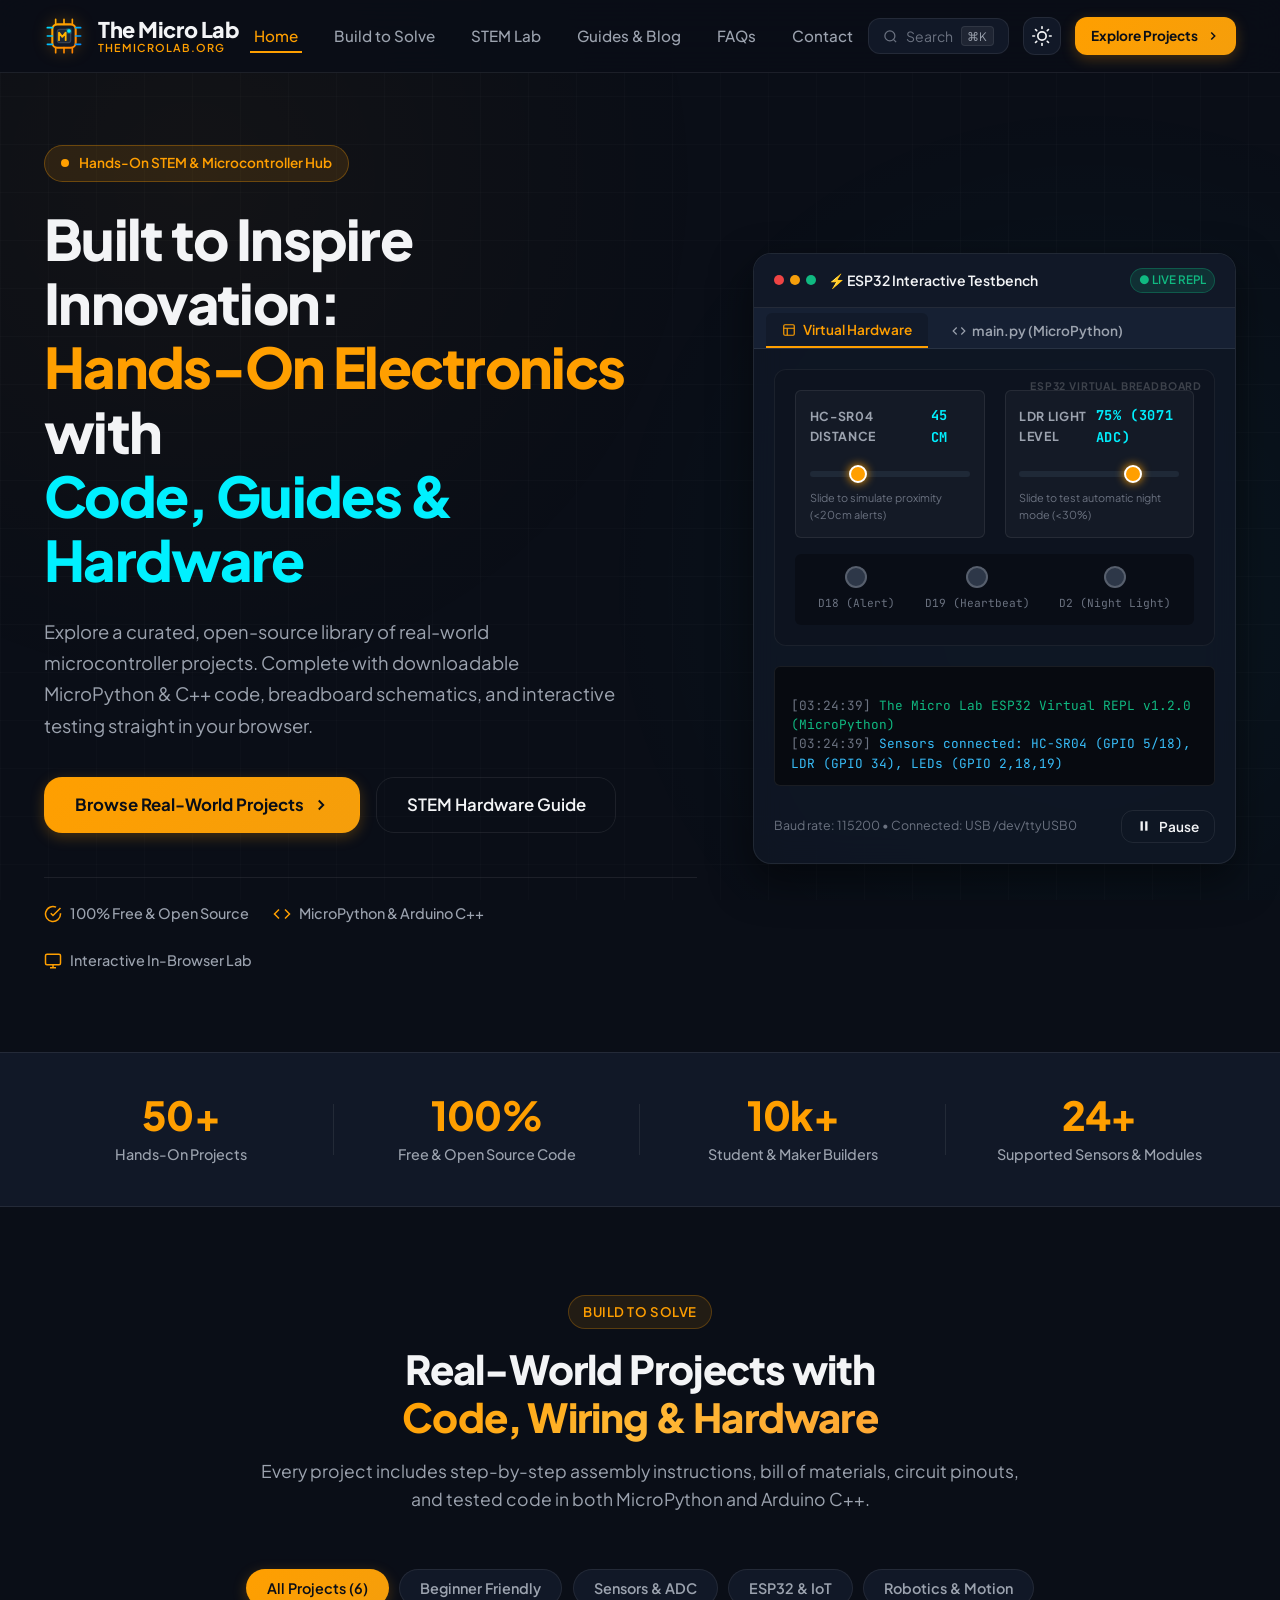
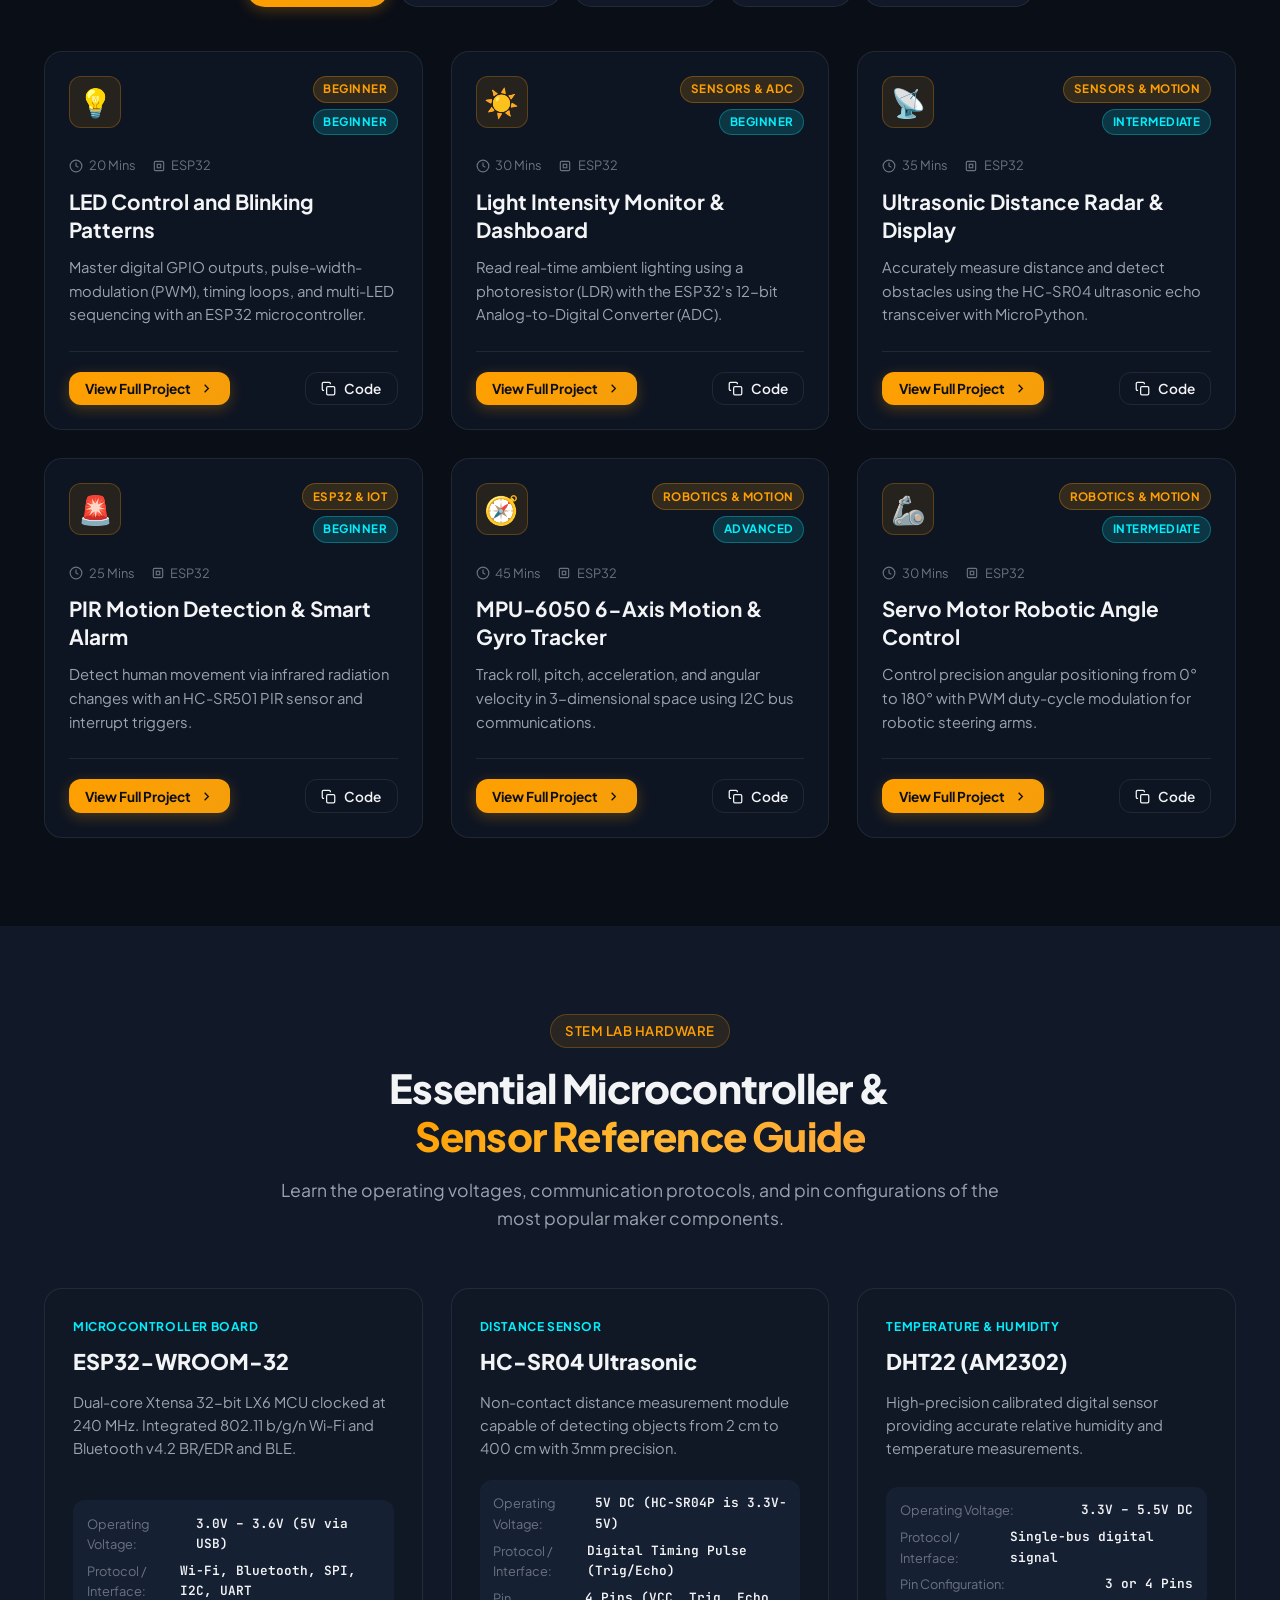
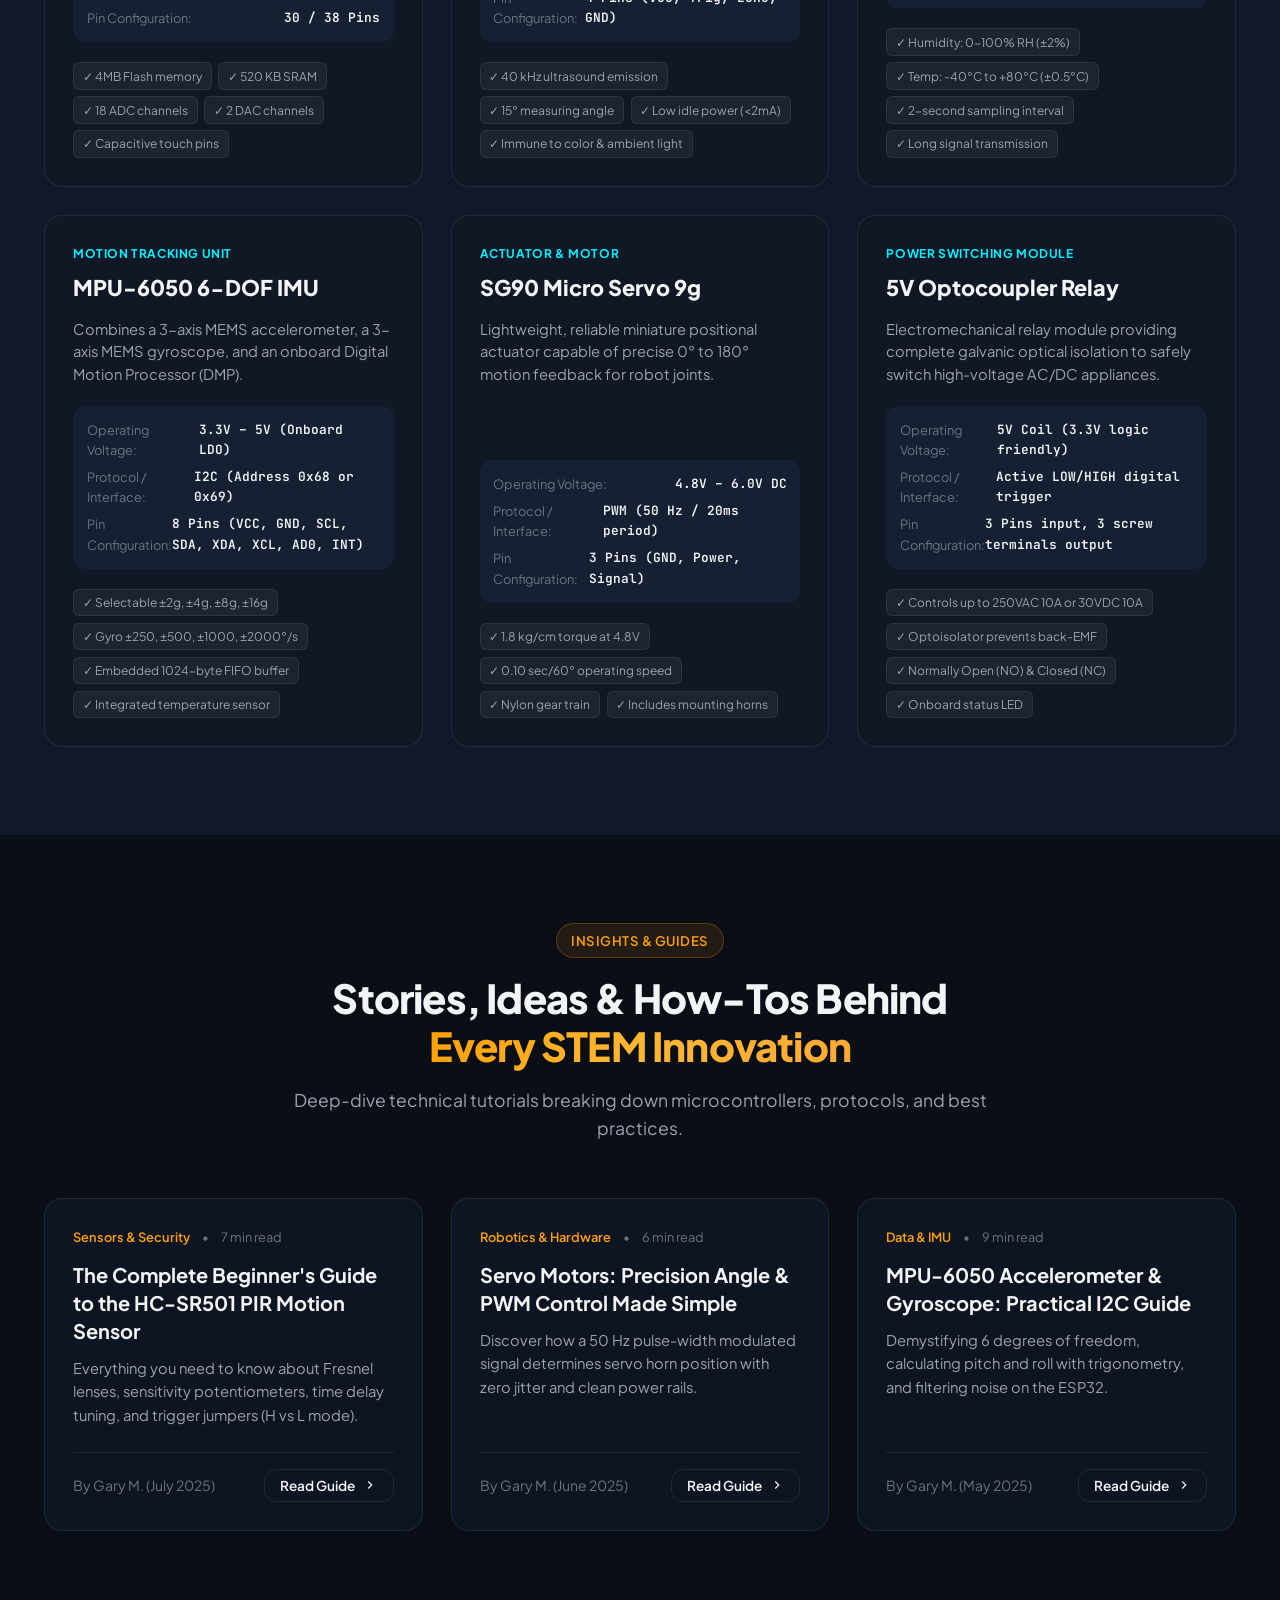
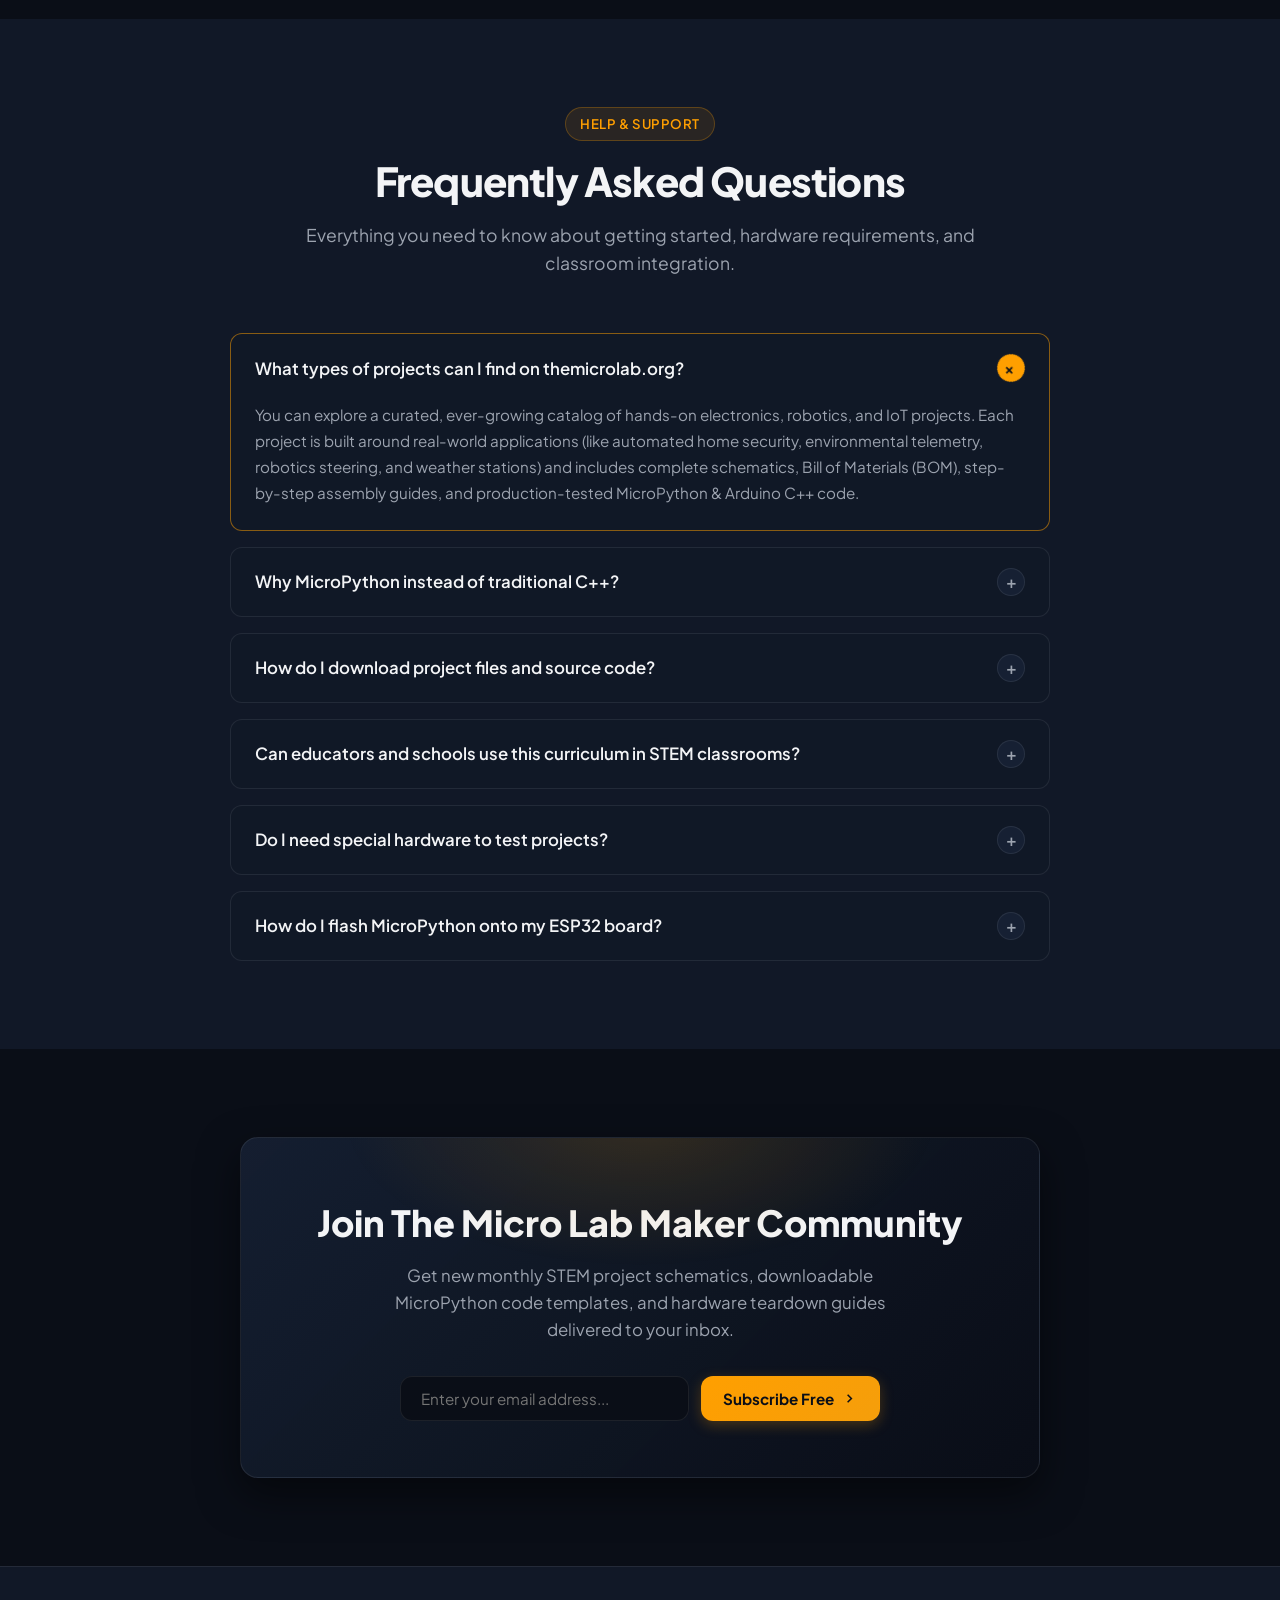
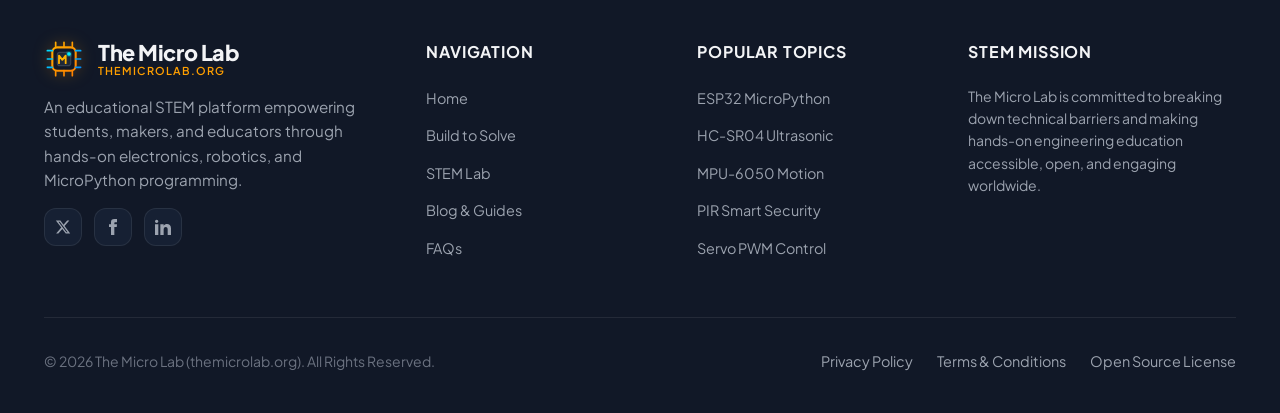
<file: unsorted/Rev2 Website by AntiGravity/index.html>
<!DOCTYPE html>
<html lang="en" data-theme="dark">
<head>
  <meta charset="UTF-8">
  <meta name="viewport" content="width=device-width, initial-scale=1.0">
  <meta name="robots" content="index, follow">
  
  <!-- Primary Meta Tags -->
  <title>The Micro Lab | Built to Inspire Innovation — Hands-On Electronics, ESP32 &amp; MicroPython</title>
  <meta name="title" content="The Micro Lab | Built to Inspire Innovation — Hands-On Electronics, ESP32 &amp; MicroPython">
  <meta name="description" content="Explore a growing library of real-world microcontroller and electronics projects complete with downloadable MicroPython and Arduino C++ code, step-by-step guides, wiring schematics, and hardware lists.">
  <meta name="keywords" content="The Micro Lab, themicrolab.org, ESP32 projects, MicroPython tutorials, Arduino STEM, electronics schematics, HC-SR04, MPU-6050, IoT projects">
  <meta name="author" content="The Micro Lab">
  <link rel="canonical" href="https://themicrolab.org/">

  <!-- Open Graph / Facebook -->
  <meta property="og:type" content="website">
  <meta property="og:url" content="https://themicrolab.org/">
  <meta property="og:title" content="The Micro Lab | Built to Inspire Innovation — Hands-On Electronics Projects">
  <meta property="og:description" content="Real-world electronics projects with downloadable code, schematics, and step-by-step guides for students, educators, and makers.">
  <meta property="og:image" content="https://themicrolab.org/wp-content/uploads/2025/05/about_us-scaled.png">

  <!-- Twitter -->
  <meta property="twitter:card" content="summary_large_image">
  <meta property="twitter:site" content="@MicroLab_org">
  <meta property="twitter:title" content="The Micro Lab | Built to Inspire Innovation">
  <meta property="twitter:description" content="Hands-on electronics projects with downloadable MicroPython &amp; Arduino code, wiring diagrams, and hardware kits.">

  <!-- Favicon -->
  <link rel="icon" type="image/svg+xml" href="assets/logo.svg">

  <!-- Stylesheets -->
  <link rel="stylesheet" href="css/style.css">
  <link rel="stylesheet" href="css/components.css">
</head>
<body>

  <!-- ========================================================================
       Header & Navigation
       ======================================================================== -->
  <header class="navbar">
    <div class="container navbar-container">
      <a href="#home" class="brand-link" id="nav-brand-logo">
        <img src="assets/logo.svg" alt="The Micro Lab Logo" class="brand-logo" width="40" height="40">
        <div class="brand-name">
          <span class="main">The Micro Lab</span>
          <span class="sub">themicrolab.org</span>
        </div>
      </a>

      <!-- Desktop Nav Links -->
      <nav aria-label="Main Navigation">
        <ul class="nav-links">
          <li><a href="#home" class="nav-link active" id="nav-link-home">Home</a></li>
          <li><a href="#projects" class="nav-link" id="nav-link-projects">Build to Solve</a></li>
          <li><a href="#sensors-section" class="nav-link" id="nav-link-stem">STEM Lab</a></li>
          <li><a href="#tutorials-section" class="nav-link" id="nav-link-blog">Guides &amp; Blog</a></li>
          <li><a href="#faqs-section" class="nav-link" id="nav-link-faqs">FAQs</a></li>
          <li><a href="#newsletter-section" class="nav-link" id="nav-link-contact">Contact</a></li>
        </ul>
      </nav>

      <!-- Header Actions -->
      <div class="nav-actions">
        <!-- Quick Search Button -->
        <button class="search-trigger" id="global-search-trigger" aria-label="Search projects">
          <svg width="15" height="15" viewBox="0 0 24 24" fill="none" stroke="currentColor" stroke-width="2"><circle cx="11" cy="11" r="8"></circle><line x1="21" y1="21" x2="16.65" y2="16.65"></line></svg>
          <span>Search</span>
          <kbd>⌘K</kbd>
        </button>

        <!-- Dark/Light Theme Toggle -->
        <button class="theme-toggle-btn" id="theme-toggle-btn" aria-label="Toggle theme"></button>

        <!-- CTA Button -->
        <a href="#projects" class="btn btn-primary btn-sm" id="nav-cta-btn">
          <span>Explore Projects</span>
          <svg width="14" height="14" viewBox="0 0 24 24" fill="none" stroke="currentColor" stroke-width="2.5"><polyline points="9 18 15 12 9 6"></polyline></svg>
        </a>

        <!-- Mobile Menu Toggle Button -->
        <button class="mobile-menu-btn" id="mobile-menu-btn" aria-label="Toggle mobile menu">☰</button>
      </div>
    </div>
  </header>

  <!-- ========================================================================
       Main Content
       ======================================================================== -->
  <main id="main">

    <!-- Hero Section with Interactive ESP32 Simulator -->
    <section class="hero-section" id="home">
      <div class="container hero-grid">
        
        <!-- Left Hero Content -->
        <div class="hero-content">
          <div class="hero-badge">
            <span class="pulse-dot"></span>
            <span>Hands-On STEM &amp; Microcontroller Hub</span>
          </div>

          <h1 class="hero-title">
            Built to Inspire Innovation: <br>
            <span class="highlight-gold">Hands-On Electronics</span> with <br>
            <span class="highlight-cyan">Code, Guides &amp; Hardware</span>
          </h1>

          <p class="hero-description">
            Explore a curated, open-source library of real-world microcontroller projects.
            Complete with downloadable MicroPython &amp; C++ code, breadboard schematics,
            and interactive testing straight in your browser.
          </p>

          <div class="hero-cta-group">
            <a href="#projects" class="btn btn-primary btn-lg" id="hero-browse-projects-btn">
              <span>Browse Real-World Projects</span>
              <svg width="18" height="18" viewBox="0 0 24 24" fill="none" stroke="currentColor" stroke-width="2.5"><polyline points="9 18 15 12 9 6"></polyline></svg>
            </a>
            <a href="#sensors-section" class="btn btn-outline btn-lg" id="hero-stem-lab-btn">
              <span>STEM Hardware Guide</span>
            </a>
          </div>

          <div class="hero-features-list">
            <div class="hero-feature-item">
              <svg width="18" height="18" viewBox="0 0 24 24" fill="none" stroke="currentColor" stroke-width="2"><path d="M22 11.08V12a10 10 0 1 1-5.93-9.14"></path><polyline points="22 4 12 14.01 9 11.01"></polyline></svg>
              <span>100% Free &amp; Open Source</span>
            </div>
            <div class="hero-feature-item">
              <svg width="18" height="18" viewBox="0 0 24 24" fill="none" stroke="currentColor" stroke-width="2"><polyline points="16 18 22 12 16 6"></polyline><polyline points="8 6 2 12 8 18"></polyline></svg>
              <span>MicroPython &amp; Arduino C++</span>
            </div>
            <div class="hero-feature-item">
              <svg width="18" height="18" viewBox="0 0 24 24" fill="none" stroke="currentColor" stroke-width="2"><rect x="2" y="3" width="20" height="14" rx="2" ry="2"></rect><line x1="8" y1="21" x2="16" y2="21"></line><line x1="12" y1="17" x2="12" y2="21"></line></svg>
              <span>Interactive In-Browser Lab</span>
            </div>
          </div>
        </div>

        <!-- Right Hero: Live Interactive ESP32 Simulator -->
        <div class="simulator-wrapper">
          <div class="simulator-card" id="interactive-esp32-sim">
            <!-- Window Header -->
            <div class="simulator-header">
              <div class="simulator-title-box">
                <div class="sim-window-dots">
                  <span class="sim-dot red"></span>
                  <span class="sim-dot yellow"></span>
                  <span class="sim-dot green"></span>
                </div>
                <span class="simulator-title">
                  <span>⚡ ESP32 Interactive Testbench</span>
                </span>
              </div>
              <span class="sim-status-tag">● LIVE REPL</span>
            </div>

            <!-- Tab Switcher -->
            <div class="simulator-tabs">
              <button class="sim-tab-btn active" data-tab="circuit" id="tab-sim-circuit">
                <svg width="14" height="14" viewBox="0 0 24 24" fill="none" stroke="currentColor" stroke-width="2"><rect x="3" y="3" width="18" height="18" rx="2"></rect><line x1="3" y1="9" x2="21" y2="9"></line><line x1="9" y1="21" x2="9" y2="9"></line></svg>
                <span>Virtual Hardware</span>
              </button>
              <button class="sim-tab-btn" data-tab="code" id="tab-sim-code">
                <svg width="14" height="14" viewBox="0 0 24 24" fill="none" stroke="currentColor" stroke-width="2"><polyline points="16 18 22 12 16 6"></polyline><polyline points="8 6 2 12 8 18"></polyline></svg>
                <span>main.py (MicroPython)</span>
              </button>
            </div>

            <!-- Simulator Body: Hardware View -->
            <div class="simulator-body" id="sim-circuit-pane">
              <div class="virtual-circuit-view">
                
                <!-- Interactive Sensors Controls -->
                <div class="components-stage">
                  <!-- HC-SR04 Ultrasonic Distance -->
                  <div class="sensor-widget-box">
                    <div class="widget-label">
                      <span>HC-SR04 Distance</span>
                      <span class="live-sensor-value" id="sim-dist-val">45 cm</span>
                    </div>
                    <input type="range" class="sim-range-slider" id="sim-distance-slider" min="5" max="150" value="45" aria-label="Distance Slider">
                    <div style="font-size: 0.68rem; color: var(--text-muted); margin-top: 0.35rem;">
                      Slide to simulate proximity (<20cm alerts)
                    </div>
                  </div>

                  <!-- LDR Ambient Light Sensor -->
                  <div class="sensor-widget-box">
                    <div class="widget-label">
                      <span>LDR Light Level</span>
                      <span class="live-sensor-value" id="sim-ldr-val">75% (3071 ADC)</span>
                    </div>
                    <input type="range" class="sim-range-slider" id="sim-ldr-slider" min="5" max="100" value="75" aria-label="Ambient Light Slider">
                    <div style="font-size: 0.68rem; color: var(--text-muted); margin-top: 0.35rem;">
                      Slide to test automatic night mode (<30%)
                    </div>
                  </div>
                </div>

                <!-- Virtual LEDs Status -->
                <div class="virtual-leds-bar">
                  <div class="virtual-led-item">
                    <div class="led-bulb red" id="sim-led-red"></div>
                    <span class="led-label">D18 (Alert)</span>
                  </div>
                  <div class="virtual-led-item">
                    <div class="led-bulb green active" id="sim-led-green"></div>
                    <span class="led-label">D19 (Heartbeat)</span>
                  </div>
                  <div class="virtual-led-item">
                    <div class="led-bulb blue" id="sim-led-blue"></div>
                    <span class="led-label">D2 (Night Light)</span>
                  </div>
                </div>
              </div>

              <!-- Virtual Serial Console -->
              <div class="virtual-terminal" id="sim-terminal" aria-live="polite"></div>

              <!-- Simulator Controls -->
              <div class="sim-controls-bar">
                <span style="font-size: 0.775rem; color: var(--text-muted);">Baud rate: 115200 • Connected: USB /dev/ttyUSB0</span>
                <button class="btn btn-outline btn-sm" id="sim-run-toggle">
                  <svg width="14" height="14" viewBox="0 0 24 24" fill="currentColor"><rect x="6" y="4" width="4" height="16"></rect><rect x="14" y="4" width="4" height="16"></rect></svg>
                  <span>Pause</span>
                </button>
              </div>
            </div>

            <!-- Simulator Body: Code View -->
            <div class="sim-code-container" id="sim-code-pane">
              <pre><code style="color: #38BDF8;">from machine import Pin, ADC, time_pulse_us
import time

# Pin assignments on ESP32 DevKit
led_alert = Pin(18, Pin.OUT)
led_heartbeat = Pin(19, Pin.OUT)
night_light = Pin(2, Pin.OUT)
ldr = ADC(Pin(34))
ldr.atten(ADC.ATTN_11DB)

trig = Pin(5, Pin.OUT)
echo = Pin(18, Pin.IN)

print("The Micro Lab Live REPL Started")

while True:
    # 1. Read Light Sensor
    val = ldr.read()
    if val < 1200:
        night_light.value(1) # Auto night light ON
    else:
        night_light.value(0)
        
    # 2. Heartbeat flash
    led_heartbeat.value(not led_heartbeat.value())
    time.sleep(0.5)</code></pre>
            </div>

          </div>
        </div>

      </div>
    </section>

    <!-- Platform Metrics Bar -->
    <section class="metrics-bar" aria-label="Platform Statistics">
      <div class="container metrics-grid">
        <div class="metric-item">
          <div class="metric-number">50+</div>
          <div class="metric-label">Hands-On Projects</div>
        </div>
        <div class="metric-item">
          <div class="metric-number">100%</div>
          <div class="metric-label">Free &amp; Open Source Code</div>
        </div>
        <div class="metric-item">
          <div class="metric-number">10k+</div>
          <div class="metric-label">Student &amp; Maker Builders</div>
        </div>
        <div class="metric-item">
          <div class="metric-number">24+</div>
          <div class="metric-label">Supported Sensors &amp; Modules</div>
        </div>
      </div>
    </section>

    <!-- Projects Showcase ("Build to Solve") -->
    <section class="section" id="projects">
      <div class="container">
        
        <div class="section-header">
          <span class="section-tag">Build to Solve</span>
          <h2 class="section-title">
            Real-World Projects with <br>
            <span class="highlight">Code, Wiring &amp; Hardware</span>
          </h2>
          <p class="section-subtitle">
            Every project includes step-by-step assembly instructions, bill of materials, circuit pinouts,
            and tested code in both MicroPython and Arduino C++.
          </p>
        </div>

        <!-- Filter Category Tabs -->
        <div class="filter-tabs-wrapper" role="tablist">
          <button class="filter-tab-btn active" data-category="all" role="tab">All Projects (6)</button>
          <button class="filter-tab-btn" data-category="beginner" role="tab">Beginner Friendly</button>
          <button class="filter-tab-btn" data-category="sensors" role="tab">Sensors &amp; ADC</button>
          <button class="filter-tab-btn" data-category="iot" role="tab">ESP32 &amp; IoT</button>
          <button class="filter-tab-btn" data-category="robotics" role="tab">Robotics &amp; Motion</button>
        </div>

        <!-- Dynamic Projects Grid -->
        <div class="projects-grid" id="projects-grid"></div>

      </div>
    </section>

    <!-- STEM Lab: Hardware & Sensors Reference Guide -->
    <section class="section" id="sensors-section" style="background: var(--bg-secondary);">
      <div class="container">
        
        <div class="section-header">
          <span class="section-tag">STEM Lab Hardware</span>
          <h2 class="section-title">
            Essential Microcontroller &amp; <br>
            <span class="highlight">Sensor Reference Guide</span>
          </h2>
          <p class="section-subtitle">
            Learn the operating voltages, communication protocols, and pin configurations of the most popular maker components.
          </p>
        </div>

        <!-- Sensors Grid -->
        <div class="sensors-grid" id="sensors-grid"></div>

      </div>
    </section>

    <!-- Tutorials & Insights Section -->
    <section class="section" id="tutorials-section">
      <div class="container">
        
        <div class="section-header">
          <span class="section-tag">Insights &amp; Guides</span>
          <h2 class="section-title">
            Stories, Ideas &amp; How-Tos Behind <br>
            <span class="highlight">Every STEM Innovation</span>
          </h2>
          <p class="section-subtitle">
            Deep-dive technical tutorials breaking down microcontrollers, protocols, and best practices.
          </p>
        </div>

        <!-- Tutorials Grid -->
        <div class="tutorials-grid" id="tutorials-grid"></div>

      </div>
    </section>

    <!-- FAQs Section -->
    <section class="section" id="faqs-section" style="background: var(--bg-secondary);">
      <div class="container">
        
        <div class="section-header">
          <span class="section-tag">Help &amp; Support</span>
          <h2 class="section-title">Frequently Asked Questions</h2>
          <p class="section-subtitle">
            Everything you need to know about getting started, hardware requirements, and classroom integration.
          </p>
        </div>

        <div class="faq-container" id="faq-container"></div>

      </div>
    </section>

    <!-- Community & Newsletter CTA Section -->
    <section class="section" id="newsletter-section">
      <div class="container">
        <div class="newsletter-card">
          <h2 class="newsletter-title">Join The Micro Lab Maker Community</h2>
          <p class="newsletter-subtitle">
            Get new monthly STEM project schematics, downloadable MicroPython code templates, and hardware teardown guides delivered to your inbox.
          </p>

          <form class="newsletter-form" id="newsletter-form">
            <input type="email" class="form-input" placeholder="Enter your email address..." required aria-label="Email address">
            <button type="submit" class="btn btn-primary">
              <span>Subscribe Free</span>
              <svg width="15" height="15" viewBox="0 0 24 24" fill="none" stroke="currentColor" stroke-width="2.5"><polyline points="9 18 15 12 9 6"></polyline></svg>
            </button>
          </form>
        </div>
      </div>
    </section>

  </main>

  <!-- ========================================================================
       Footer
       ======================================================================== -->
  <footer class="footer">
    <div class="container">
      <div class="footer-top">
        
        <div class="footer-brand">
          <a href="#home" class="brand-link">
            <img src="assets/logo.svg" alt="The Micro Lab Logo" class="brand-logo" width="36" height="36">
            <div class="brand-name">
              <span class="main">The Micro Lab</span>
              <span class="sub">themicrolab.org</span>
            </div>
          </a>
          <p>
            An educational STEM platform empowering students, makers, and educators through hands-on electronics, robotics, and MicroPython programming.
          </p>
          <div class="footer-social-links">
            <a href="https://x.com/MicroLab_org/" target="_blank" rel="noopener noreferrer" class="social-icon-btn" aria-label="Twitter / X">
              <svg width="16" height="16" viewBox="0 0 24 24" fill="currentColor"><path d="M18.244 2.25h3.308l-7.227 8.26 8.502 11.24H16.17l-5.214-6.817L4.99 21.75H1.68l7.73-8.835L1.254 2.25H8.08l4.713 6.231zm-1.161 17.52h1.833L7.084 4.126H5.117z"/></svg>
            </a>
            <a href="https://www.facebook.com/microlab.org/" target="_blank" rel="noopener noreferrer" class="social-icon-btn" aria-label="Facebook">
              <svg width="16" height="16" viewBox="0 0 24 24" fill="currentColor"><path d="M9 8H6v4h3v12h5V12h3.642L18 8h-4V6.333C14 5.374 14.5 5 15.667 5H18V0h-3.889C10.5 0 9 1.582 9 4.615V8z"/></svg>
            </a>
            <a href="https://www.linkedin.com/company/microlabdotorg/" target="_blank" rel="noopener noreferrer" class="social-icon-btn" aria-label="LinkedIn">
              <svg width="16" height="16" viewBox="0 0 24 24" fill="currentColor"><path d="M4.98 3.5c0 1.381-1.11 2.5-2.48 2.5s-2.48-1.119-2.48-2.5c0-1.38 1.11-2.5 2.48-2.5s2.48 1.12 2.48 2.5zm.02 4.5h-5v16h5v-16zm7.982 0h-4.968v16h4.969v-8.399c0-4.67 6.029-5.052 6.029 0v8.399h4.988v-10.131c0-7.88-8.922-7.593-11.018-3.714v-2.155z"/></svg>
            </a>
          </div>
        </div>

        <div>
          <h4 class="footer-col-title">Navigation</h4>
          <ul class="footer-links">
            <li><a href="#home" class="footer-link">Home</a></li>
            <li><a href="#projects" class="footer-link">Build to Solve</a></li>
            <li><a href="#sensors-section" class="footer-link">STEM Lab</a></li>
            <li><a href="#tutorials-section" class="footer-link">Blog &amp; Guides</a></li>
            <li><a href="#faqs-section" class="footer-link">FAQs</a></li>
          </ul>
        </div>

        <div>
          <h4 class="footer-col-title">Popular Topics</h4>
          <ul class="footer-links">
            <li><a href="#projects" class="footer-link">ESP32 MicroPython</a></li>
            <li><a href="#projects" class="footer-link">HC-SR04 Ultrasonic</a></li>
            <li><a href="#projects" class="footer-link">MPU-6050 Motion</a></li>
            <li><a href="#projects" class="footer-link">PIR Smart Security</a></li>
            <li><a href="#projects" class="footer-link">Servo PWM Control</a></li>
          </ul>
        </div>

        <div>
          <h4 class="footer-col-title">STEM Mission</h4>
          <p style="font-size: 0.875rem; color: var(--text-secondary); line-height: 1.6;">
            The Micro Lab is committed to breaking down technical barriers and making hands-on engineering education accessible, open, and engaging worldwide.
          </p>
        </div>

      </div>

      <div class="footer-bottom">
        <span>&copy; 2026 The Micro Lab (themicrolab.org). All Rights Reserved.</span>
        <div class="footer-bottom-links">
          <a href="#" class="footer-link">Privacy Policy</a>
          <a href="#" class="footer-link">Terms &amp; Conditions</a>
          <a href="#" class="footer-link">Open Source License</a>
        </div>
      </div>
    </div>
  </footer>

  <!-- ========================================================================
       Project Detail Modal Dialog
       ======================================================================== -->
  <div class="modal-overlay" id="project-modal-overlay" role="dialog" aria-modal="true" aria-labelledby="modal-project-title">
    <div class="modal-content">
      
      <!-- Modal Header -->
      <div class="modal-header">
        <h3 class="modal-header-title" id="modal-project-title">Project Details</h3>
        <button class="modal-close-btn" id="modal-close-btn" aria-label="Close dialog">&times;</button>
      </div>

      <!-- Navigation Tabs -->
      <div class="modal-nav-tabs">
        <button class="modal-tab-btn active" data-pane="modal-overview-pane">Overview &amp; Wiring</button>
        <button class="modal-tab-btn" data-pane="modal-py-pane">MicroPython Code</button>
        <button class="modal-tab-btn" data-pane="modal-c-pane">Arduino C++ Code</button>
        <button class="modal-tab-btn" data-pane="modal-bom-pane">Bill of Materials</button>
      </div>

      <!-- Modal Body -->
      <div class="modal-body">
        
        <!-- Pane 1: Overview & Wiring -->
        <div class="modal-pane active" id="modal-overview-pane">
          <h4 style="font-size: 1.15rem; margin-bottom: 0.75rem; color: var(--text-primary);">Project Overview</h4>
          <p id="modal-overview-desc" style="color: var(--text-secondary); line-height: 1.7; margin-bottom: 1.5rem;"></p>

          <h4 style="font-size: 1.1rem; margin-bottom: 0.5rem; color: var(--text-primary);">Circuit Pin Connections</h4>
          <div style="overflow-x: auto;">
            <table class="pinout-table">
              <thead>
                <tr>
                  <th>Component Pin</th>
                  <th>ESP32 GPIO Pin</th>
                  <th>Wiring / Resistor Note</th>
                </tr>
              </thead>
              <tbody id="modal-pinout-body"></tbody>
            </table>
          </div>
        </div>

        <!-- Pane 2: MicroPython Code -->
        <div class="modal-pane" id="modal-py-pane">
          <div class="code-block-wrapper">
            <div class="code-block-header">
              <span>main.py • MicroPython</span>
              <div style="display: flex; gap: 0.5rem;">
                <button class="copy-code-btn" id="copy-py-btn">
                  <svg width="13" height="13" viewBox="0 0 24 24" fill="none" stroke="currentColor" stroke-width="2"><rect x="9" y="9" width="13" height="13" rx="2" ry="2"></rect><path d="M5 15H4a2 2 0 0 1-2-2V4a2 2 0 0 1 2-2h9a2 2 0 0 1 2 2v1"></path></svg>
                  <span>Copy Code</span>
                </button>
                <button class="copy-code-btn" id="download-py-btn">
                  <svg width="13" height="13" viewBox="0 0 24 24" fill="none" stroke="currentColor" stroke-width="2"><path d="M21 15v4a2 2 0 0 1-2 2H5a2 2 0 0 1-2-2v-4"></path><polyline points="7 10 12 15 17 10"></polyline><line x1="12" y1="15" x2="12" y2="3"></line></svg>
                  <span>Download .py</span>
                </button>
              </div>
            </div>
            <pre class="code-content"><code id="modal-py-code"></code></pre>
          </div>
        </div>

        <!-- Pane 3: Arduino C++ Code -->
        <div class="modal-pane" id="modal-c-pane">
          <div class="code-block-wrapper">
            <div class="code-block-header">
              <span>sketch.ino • Arduino C++</span>
              <div style="display: flex; gap: 0.5rem;">
                <button class="copy-code-btn" id="copy-c-btn">
                  <svg width="13" height="13" viewBox="0 0 24 24" fill="none" stroke="currentColor" stroke-width="2"><rect x="9" y="9" width="13" height="13" rx="2" ry="2"></rect><path d="M5 15H4a2 2 0 0 1-2-2V4a2 2 0 0 1 2-2h9a2 2 0 0 1 2 2v1"></path></svg>
                  <span>Copy Code</span>
                </button>
                <button class="copy-code-btn" id="download-c-btn">
                  <svg width="13" height="13" viewBox="0 0 24 24" fill="none" stroke="currentColor" stroke-width="2"><path d="M21 15v4a2 2 0 0 1-2 2H5a2 2 0 0 1-2-2v-4"></path><polyline points="7 10 12 15 17 10"></polyline><line x1="12" y1="15" x2="12" y2="3"></line></svg>
                  <span>Download .ino</span>
                </button>
              </div>
            </div>
            <pre class="code-content"><code id="modal-c-code"></code></pre>
          </div>
        </div>

        <!-- Pane 4: Bill of Materials -->
        <div class="modal-pane" id="modal-bom-pane">
          <h4 style="font-size: 1.1rem; margin-bottom: 0.75rem; color: var(--text-primary);">Required Hardware Components</h4>
          <div class="bom-grid" id="modal-bom-grid"></div>
        </div>

      </div>

    </div>
  </div>

  <!-- ========================================================================
       Global Search Modal (Cmd+K)
       ======================================================================== -->
  <div class="search-modal-overlay" id="search-modal" role="dialog" aria-modal="true" aria-label="Global Search">
    <div class="search-modal-box">
      <div class="search-input-header">
        <svg width="20" height="20" viewBox="0 0 24 24" fill="none" stroke="currentColor" stroke-width="2"><circle cx="11" cy="11" r="8"></circle><line x1="21" y1="21" x2="16.65" y2="16.65"></line></svg>
        <input type="text" class="search-input" id="search-input" placeholder="Search projects, sensors, code, microcontrollers..." autocomplete="off">
        <kbd style="background: rgba(255,255,255,0.08); border: 1px solid var(--border-color); border-radius: 4px; padding: 2px 6px; font-size: 0.75rem; color: var(--text-muted);">ESC</kbd>
      </div>
      <div class="search-results-list" id="search-results"></div>
    </div>
  </div>

  <!-- Scripts -->
  <script src="js/projects-data.js"></script>
  <script src="js/app.js"></script>

</body>
</html>
</file>
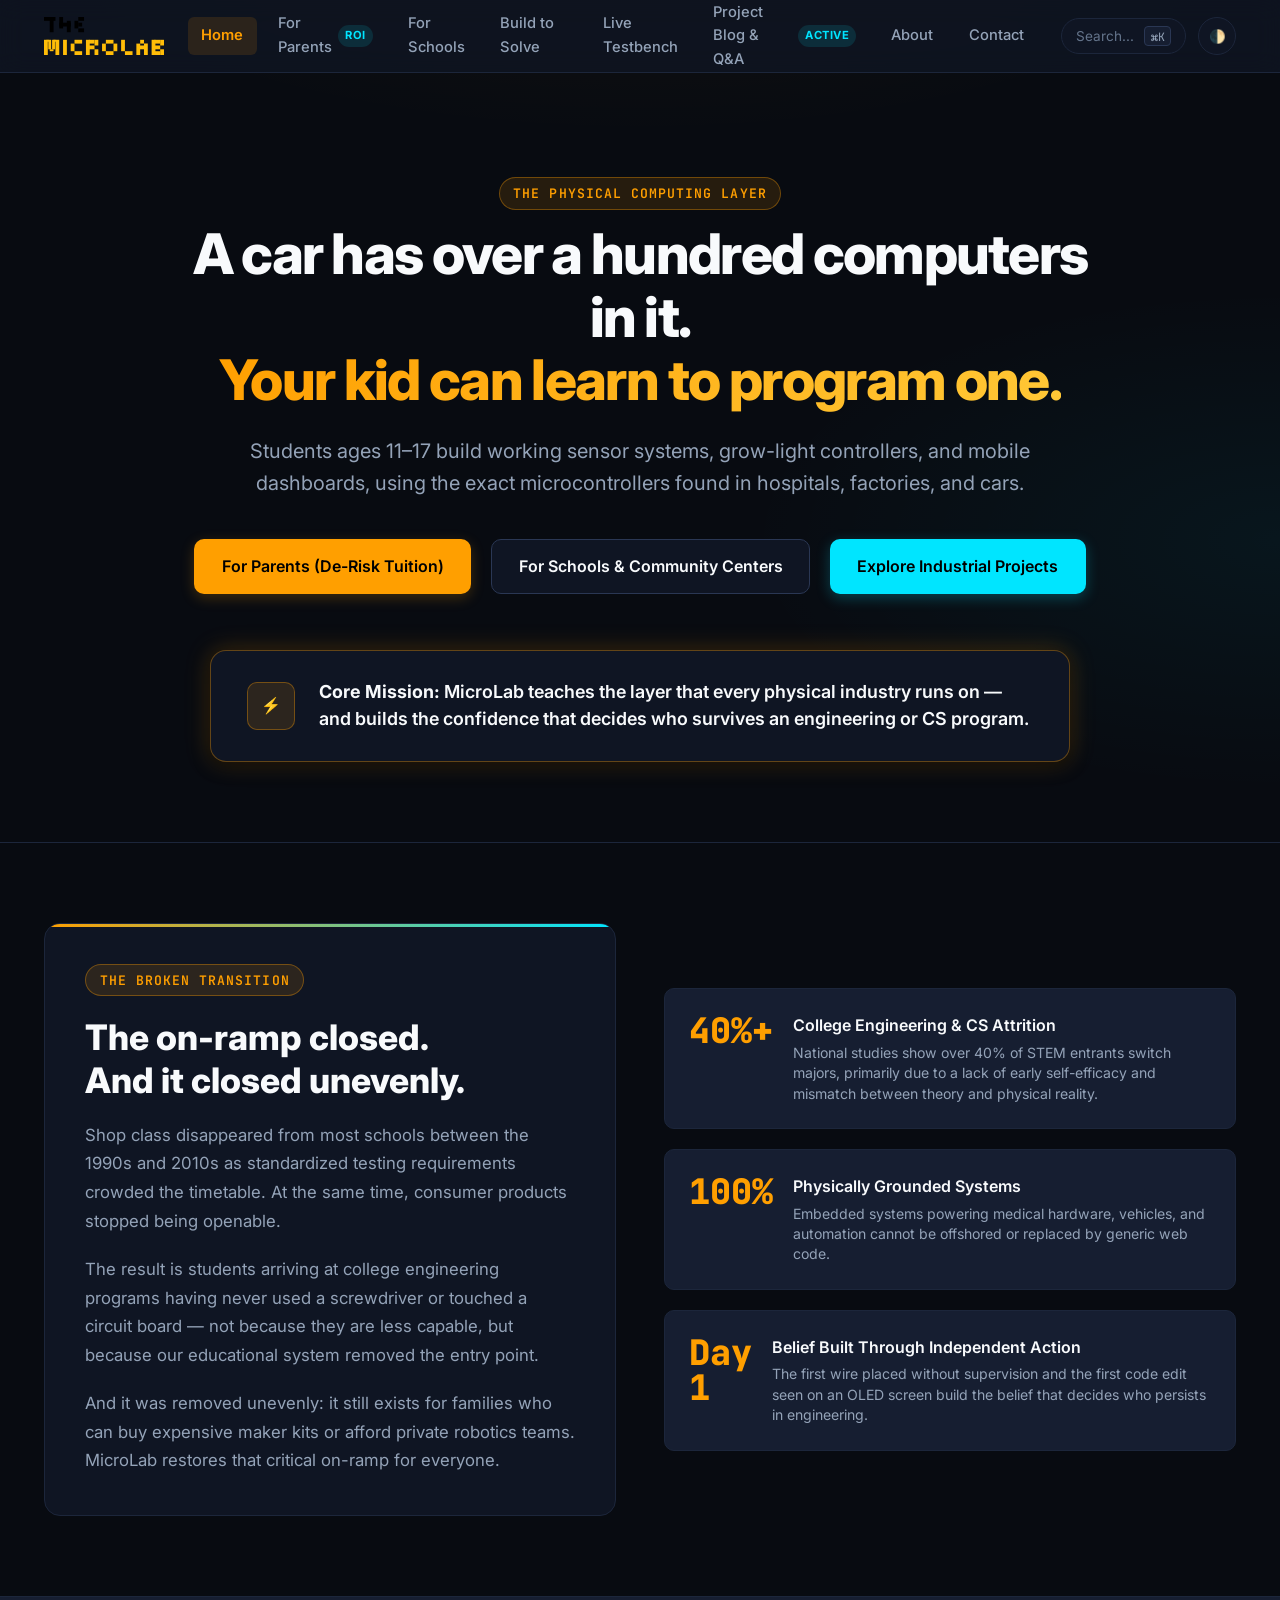
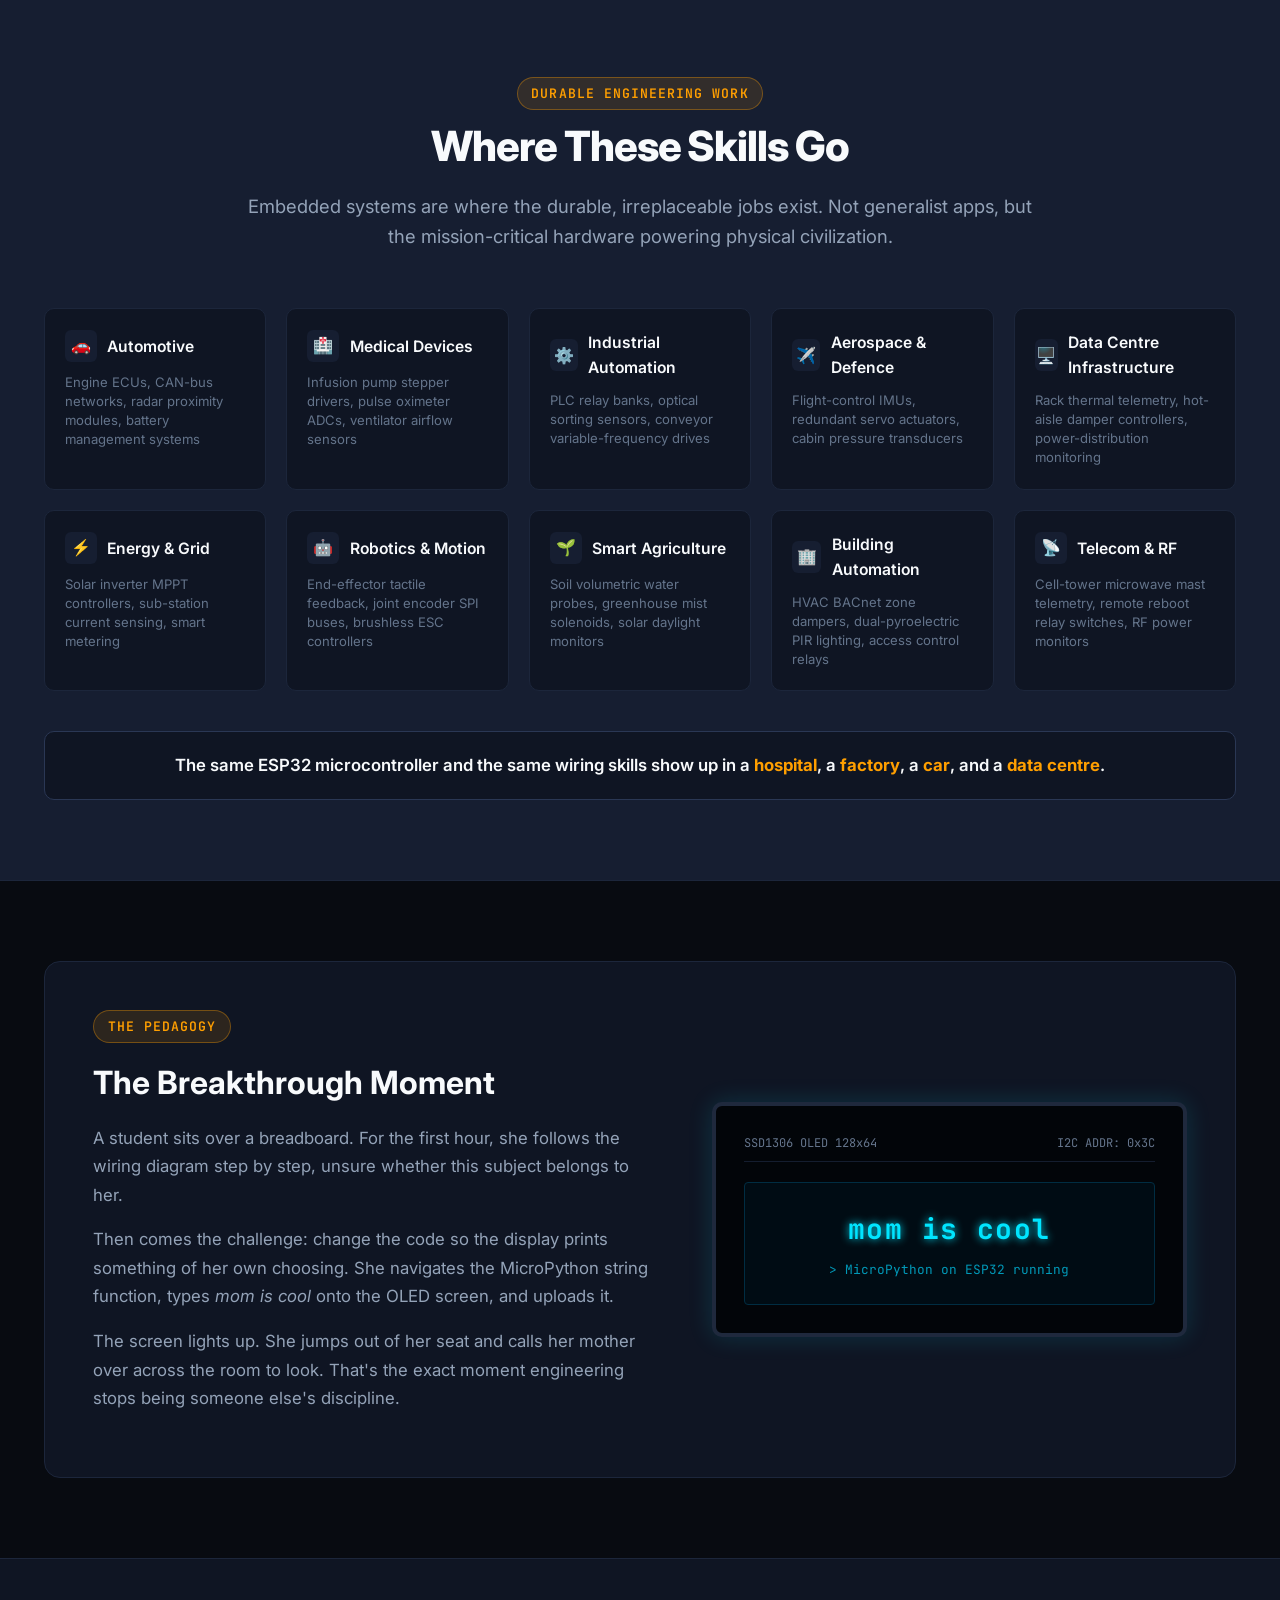
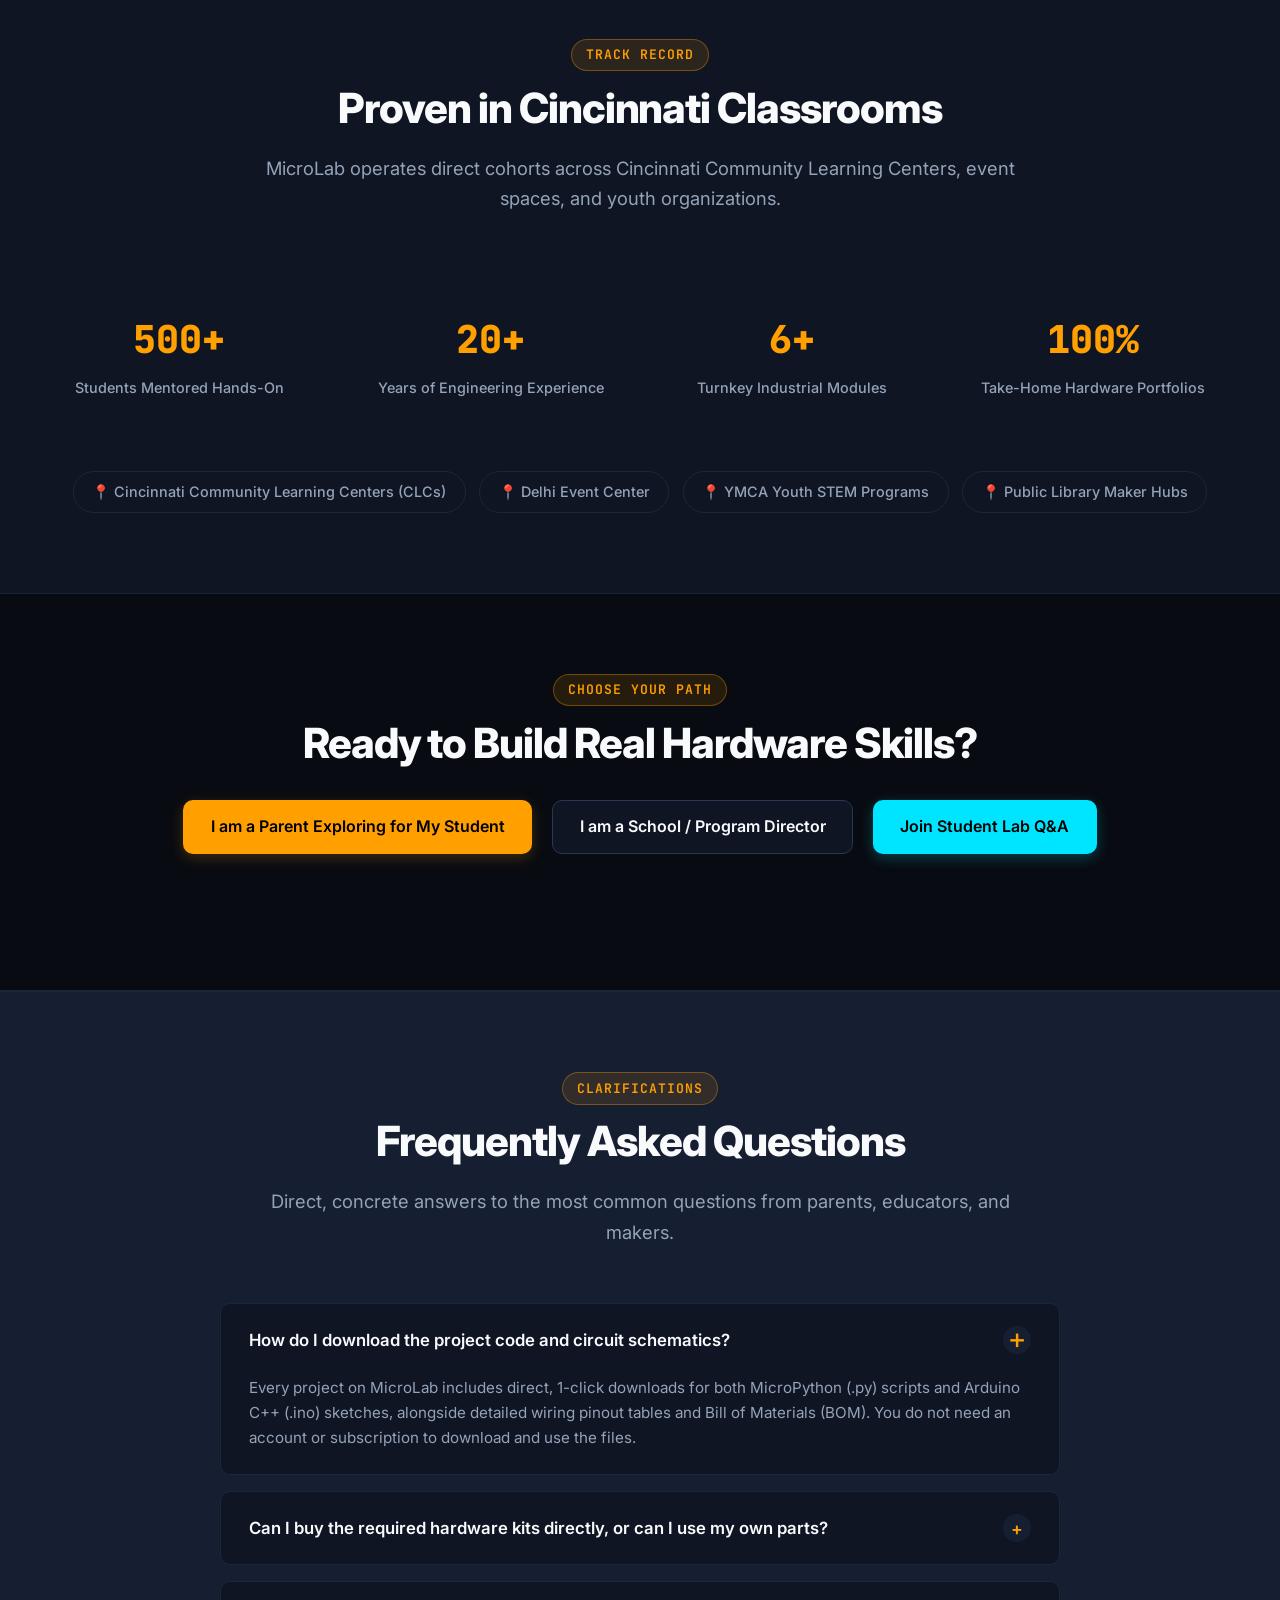
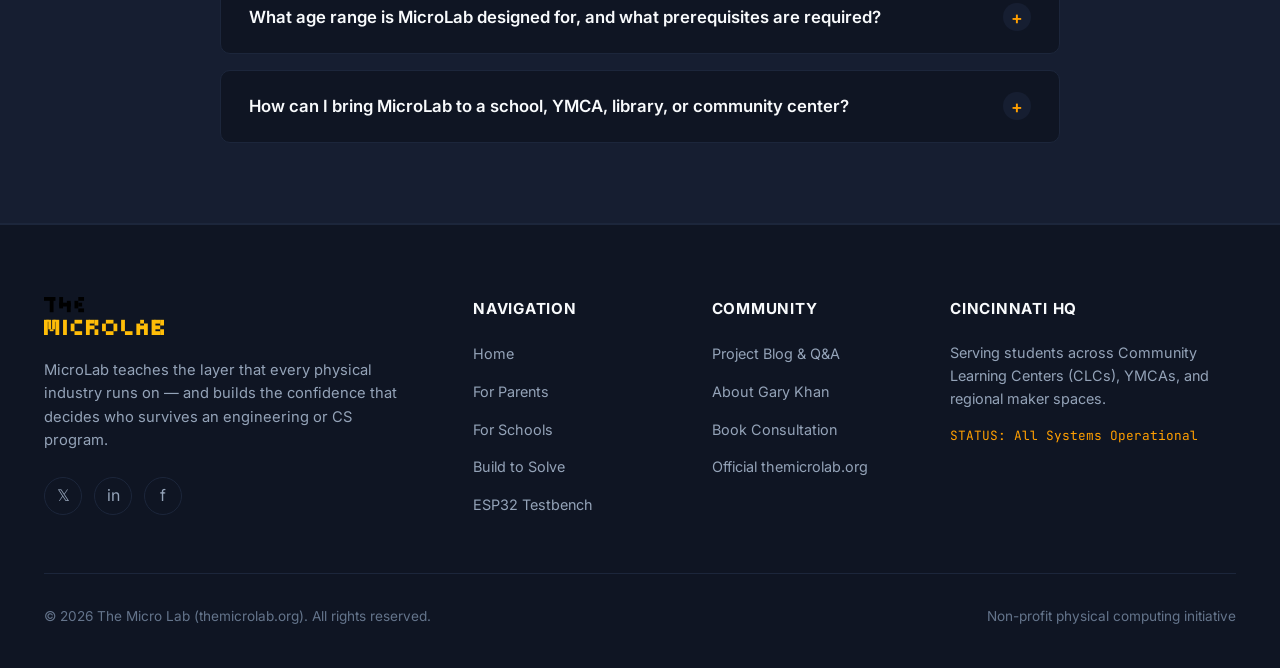
<file: unsorted/Rev2 Website_AntiGravity/index.html>
<!DOCTYPE html>
<html lang="en" data-theme="dark">
<head>
  <meta charset="UTF-8">
  <meta name="viewport" content="width=device-width, initial-scale=1.0">
  <title>The Micro Lab — Real Embedded Systems for Engineering & CS Students</title>
  <meta name="description" content="MicroLab teaches the layer that every physical industry runs on — and builds the confidence that decides who survives an engineering or CS program. Hands-on electronics, ESP32, MicroPython, and industrial sensors.">
  <link rel="canonical" href="https://themicrolab.org/">
  
  <!-- CSS Stylesheets -->
  <link rel="stylesheet" href="css/design-system.css?v=2.2">
  <link rel="stylesheet" href="css/layout.css?v=2.2">
  <link rel="stylesheet" href="css/components.css?v=2.2">
  
  <link rel="icon" type="image/svg+xml" href="assets/logo.svg">
</head>
<body>

  <!-- Site Header -->
  <header class="site-header">
    <div class="container header-inner">
      <a href="#home" class="brand-link" aria-label="MicroLab Home">
        <img src="assets/logo.svg" alt="The Micro Lab Logo" class="brand-logo">
      </a>

      <!-- Desktop Navigation -->
      <nav aria-label="Main Navigation" onclick="document.querySelectorAll('dialog').forEach(d => d.close())">
        <ul class="nav-links">
          <li><a href="#home" class="nav-link">Home</a></li>
          <li><a href="#parents" class="nav-link">For Parents <span class="nav-link-badge">ROI</span></a></li>
          <li><a href="#schools" class="nav-link">For Schools</a></li>
          <li><a href="#projects" class="nav-link">Build to Solve</a></li>
          <li><a href="#testbench" class="nav-link">Live Testbench</a></li>
          <li><a href="#blog" class="nav-link">Project Blog &amp; Q&amp;A <span class="nav-link-badge">Active</span></a></li>
          <li><a href="#about" class="nav-link">About</a></li>
          <li><a href="#contact" class="nav-link">Contact</a></li>
        </ul>
      </nav>

      <!-- Header Actions -->
      <div class="header-actions">
        <button id="search-trigger-btn" class="search-trigger-btn" aria-label="Quick Search">
          <span>Search...</span>
          <kbd>⌘K</kbd>
        </button>

        <button id="theme-toggle-btn" class="icon-btn" aria-label="Toggle Dark or Light Mode" title="Toggle Theme">
          🌓
        </button>

        <button id="mobile-menu-btn" class="icon-btn mobile-menu-btn" aria-label="Open Navigation Menu">
          ☰
        </button>
      </div>
    </div>
  </header>

  <!-- Mobile Slide-in Drawer -->
  <div id="mobile-drawer" class="mobile-drawer" role="dialog" aria-modal="true" aria-label="Mobile Navigation">
    <div class="mobile-drawer-panel">
      <div style="display: flex; justify-content: space-between; align-items: center; border-bottom: 1px solid var(--border-subtle); padding-bottom: 1rem;">
        <img src="assets/logo.svg" alt="MicroLab" style="height: 32px;">
        <button id="mobile-drawer-close" class="modal-close-btn" aria-label="Close Menu" onclick="document.getElementById('mobile-drawer').classList.remove('open')">✕</button>
      </div>
      <nav onclick="document.querySelectorAll('dialog').forEach(d => d.close())">
        <a href="#home" class="mobile-nav-link">Home <span>→</span></a>
        <a href="#parents" class="mobile-nav-link">For Parents <span>→</span></a>
        <a href="#schools" class="mobile-nav-link">For Schools &amp; Programs <span>→</span></a>
        <a href="#projects" class="mobile-nav-link">Build to Solve (Projects) <span>→</span></a>
        <a href="#testbench" class="mobile-nav-link">ESP32 Live Testbench <span>→</span></a>
        <a href="#blog" class="mobile-nav-link">Project Blog &amp; Student Q&amp;A <span>→</span></a>
        <a href="#about" class="mobile-nav-link">About Gary &amp; MicroLab <span>→</span></a>
        <a href="#contact" class="mobile-nav-link">Contact &amp; Consultations <span>→</span></a>
      </nav>
    </div>
  </div>

  <!-- Main Views Container -->
  <main id="main-content">

    <!-- ===================================================
         VIEW 1: HOME
         =================================================== -->
    <div id="home-view" class="page-view active-view">
      
      <!-- Hero -->
      <section class="section section-hero">
        <div class="container hero-content">
          <div class="section-eyebrow">The Physical Computing Layer</div>
          <h1 class="hero-headline">
            A car has over a hundred computers in it.<br>
            <span class="highlight">Your kid can learn to program one.</span>
          </h1>
          <p class="hero-subhead">
            Students ages 11–17 build working sensor systems, grow-light controllers, and mobile dashboards, using the exact microcontrollers found in hospitals, factories, and cars.
          </p>
          <div class="hero-cta-group">
            <a href="#parents" class="btn btn-primary">For Parents (De-Risk Tuition)</a>
            <a href="#schools" class="btn btn-secondary">For Schools &amp; Community Centers</a>
            <a href="#projects" class="btn btn-cyan">Explore Industrial Projects</a>
          </div>

          <div class="hero-claim-card">
            <div class="hero-claim-icon">⚡</div>
            <div class="hero-claim-text">
              <strong>Core Mission:</strong> MicroLab teaches the layer that every physical industry runs on — and builds the confidence that decides who survives an engineering or CS program.
            </div>
          </div>
        </div>
      </section>

      <!-- Section 2: The Missing On-Ramp -->
      <section class="section">
        <div class="container">
          <div class="problem-grid">
            <div class="problem-card-box">
              <div class="section-eyebrow" style="margin-bottom: 1.25rem;">The Broken Transition</div>
              <h2 style="font-size: 2.2rem; font-weight: 800; color: var(--text-primary); margin-bottom: 1.25rem; line-height: 1.2;">
                The on-ramp closed.<br>And it closed unevenly.
              </h2>
              <div class="problem-paragraphs">
                <p>
                  Shop class disappeared from most schools between the 1990s and 2010s as standardized testing requirements crowded the timetable. At the same time, consumer products stopped being openable.
                </p>
                <p>
                  The result is students arriving at college engineering programs having never used a screwdriver or touched a circuit board — not because they are less capable, but because our educational system removed the entry point.
                </p>
                <p>
                  And it was removed unevenly: it still exists for families who can buy expensive maker kits or afford private robotics teams. MicroLab restores that critical on-ramp for everyone.
                </p>
              </div>
            </div>

            <div class="problem-stats-stack">
              <div class="stat-item">
                <div class="stat-number">40%+</div>
                <div class="stat-detail">
                  <h4>College Engineering &amp; CS Attrition</h4>
                  <p>National studies show over 40% of STEM entrants switch majors, primarily due to a lack of early self-efficacy and mismatch between theory and physical reality.</p>
                </div>
              </div>
              <div class="stat-item">
                <div class="stat-number">100%</div>
                <div class="stat-detail">
                  <h4>Physically Grounded Systems</h4>
                  <p>Embedded systems powering medical hardware, vehicles, and automation cannot be offshored or replaced by generic web code.</p>
                </div>
              </div>
              <div class="stat-item">
                <div class="stat-number">Day 1</div>
                <div class="stat-detail">
                  <h4>Belief Built Through Independent Action</h4>
                  <p>The first wire placed without supervision and the first code edit seen on an OLED screen build the belief that decides who persists in engineering.</p>
                </div>
              </div>
            </div>
          </div>
        </div>
      </section>

      <!-- Section 3: Where These Skills Go (10 Industries) -->
      <section class="section" style="background: var(--bg-surface-elevated);">
        <div class="container">
          <div class="section-header">
            <div class="section-eyebrow">Durable Engineering Work</div>
            <h2 class="section-title">Where These Skills Go</h2>
            <p class="section-subtitle">
              Embedded systems are where the durable, irreplaceable jobs exist. Not generalist apps, but the mission-critical hardware powering physical civilization.
            </p>
          </div>

          <div id="industries-grid" class="industries-grid">
            <!-- Rendered by js/app.js -->
          </div>

          <div class="industry-callout-banner">
            The same ESP32 microcontroller and the same wiring skills show up in a <strong>hospital</strong>, a <strong>factory</strong>, a <strong>car</strong>, and a <strong>data centre</strong>.
          </div>
        </div>
      </section>

      <!-- Section 4: The Moment ("Mom is cool") -->
      <section class="section">
        <div class="container">
          <div class="moment-box">
            <div class="moment-text">
              <div class="section-eyebrow">The Pedagogy</div>
              <h3>The Breakthrough Moment</h3>
              <p>
                A student sits over a breadboard. For the first hour, she follows the wiring diagram step by step, unsure whether this subject belongs to her.
              </p>
              <p>
                Then comes the challenge: change the code so the display prints something of her own choosing. She navigates the MicroPython string function, types <em>mom is cool</em> onto the OLED screen, and uploads it.
              </p>
              <p>
                The screen lights up. She jumps out of her seat and calls her mother over across the room to look. That's the exact moment engineering stops being someone else's discipline.
              </p>
            </div>

            <div class="oled-preview">
              <div class="oled-bezel">
                <span>SSD1306 OLED 128x64</span>
                <span>I2C ADDR: 0x3C</span>
              </div>
              <div class="oled-screen">
                <div class="oled-text">mom is cool</div>
                <div class="oled-subtext">&gt; MicroPython on ESP32 running</div>
              </div>
            </div>
          </div>
        </div>
      </section>

      <!-- Section 5: Proof & Community Tracks -->
      <section class="section" style="background: var(--bg-surface);">
        <div class="container">
          <div class="section-header">
            <div class="section-eyebrow">Track Record</div>
            <h2 class="section-title">Proven in Cincinnati Classrooms</h2>
            <p class="section-subtitle">
              MicroLab operates direct cohorts across Cincinnati Community Learning Centers, event spaces, and youth organizations.
            </p>
          </div>

          <div class="proof-strip">
            <div class="proof-item">
              <div class="proof-value">500+</div>
              <div class="proof-label">Students Mentored Hands-On</div>
            </div>
            <div class="proof-item">
              <div class="proof-value">20+</div>
              <div class="proof-label">Years of Engineering Experience</div>
            </div>
            <div class="proof-item">
              <div class="proof-value">6+</div>
              <div class="proof-label">Turnkey Industrial Modules</div>
            </div>
            <div class="proof-item">
              <div class="proof-value">100%</div>
              <div class="proof-label">Take-Home Hardware Portfolios</div>
            </div>
          </div>

          <div class="partner-pills">
            <span class="partner-pill">📍 Cincinnati Community Learning Centers (CLCs)</span>
            <span class="partner-pill">📍 Delhi Event Center</span>
            <span class="partner-pill">📍 YMCA Youth STEM Programs</span>
            <span class="partner-pill">📍 Public Library Maker Hubs</span>
          </div>
        </div>
      </section>

      <!-- Section 6: Dual Route CTA -->
      <section class="section" style="text-align: center;">
        <div class="container">
          <div class="section-eyebrow">Choose Your Path</div>
          <h2 class="section-title" style="margin-bottom: 2rem;">Ready to Build Real Hardware Skills?</h2>
          <div class="hero-cta-group">
            <a href="#parents" class="btn btn-primary">I am a Parent Exploring for My Student</a>
            <a href="#schools" class="btn btn-secondary">I am a School / Program Director</a>
            <a href="#blog" class="btn btn-cyan">Join Student Lab Q&amp;A</a>
          </div>
        </div>
      </section>

    </div><!-- /#home-view -->


    <!-- ===================================================
         VIEW 2: FOR PARENTS (HIGHEST PRIORITY NEW PAGE)
         =================================================== -->
    <div id="parents-view" class="page-view">
      <section class="section section-hero">
        <div class="container" style="max-width: 920px;">
          <div class="section-eyebrow">The Parent Investment Guide</div>
          <h1 class="hero-headline" style="font-size: 3rem;">
            Is a computer science degree still worth it?
          </h1>
          <p class="hero-subhead" style="margin-bottom: 2rem;">
            An honest look at recent engineering labor data, the real dropout risks, and how MicroLab de-risks your family's college investment.
          </p>

          <!-- Honest Labor Picture -->
          <div class="parents-stat-banner">
            <div class="stat-box-large">
              <div class="big-num">~6%</div>
              <h3 style="font-size: 1.1rem; color: var(--text-primary); margin-bottom: 0.5rem;">Recent CS Grad Unemployment</h3>
              <p style="font-size: 0.9rem; color: var(--text-secondary); line-height: 1.5;">
                Higher than the average college graduate (~5%) due to generalist entry-level saturation. However, <strong>underemployment remains among the lowest</strong> and starting median pay remains the highest.
              </p>
            </div>

            <div class="stat-box-large">
              <div class="big-num" style="color: var(--status-green);">Embedded</div>
              <h3 style="font-size: 1.1rem; color: var(--text-primary); margin-bottom: 0.5rem;">Where the Demand Shifted</h3>
              <p style="font-size: 0.9rem; color: var(--text-secondary); line-height: 1.5;">
                Engineers who understand physical hardware, sensors, firmware, and power distribution are in high demand across automotive, defense, and healthcare.
              </p>
            </div>
          </div>

          <!-- The Attrition Argument -->
          <div style="background: var(--bg-surface); border: 1px solid var(--border-subtle); border-radius: var(--radius-lg); padding: 2.5rem; margin-bottom: 3rem;">
            <h2 style="font-size: 1.85rem; color: var(--text-primary); margin-bottom: 1rem;">
              The Real Risk: 40%+ Switch Majors After Spending $40,000+
            </h2>
            <p style="font-size: 1.05rem; color: var(--text-secondary); line-height: 1.7; margin-bottom: 1.25rem;">
              Computer Science and Engineering carry one of the highest attrition rates in higher education. University research consistently identifies the root cause: <strong>students arrive with an inaccurate mental picture of what the field actually is</strong>.
            </p>
            <div class="attrition-bar-container">
              <div class="attrition-bar-fill"></div>
            </div>
            <p style="font-size: 0.88rem; color: var(--text-muted);">
              42% of university STEM entrants transfer out or drop out prior to junior year (National Center for Education Statistics).
            </p>
          </div>

          <!-- De-risking: Both outcomes are wins -->
          <h2 style="font-size: 2rem; color: var(--text-primary); text-align: center; margin-bottom: 1rem;">
            The De-Risking Offer: Both Outcomes Are Wins
          </h2>
          <p style="text-align: center; color: var(--text-secondary); max-width: 650px; margin: 0 auto 2.5rem;">
            A low-cost, hands-on test before thousands of dollars in tuition are committed.
          </p>

          <div class="wins-grid">
            <div class="win-card">
              <div class="win-title">Outcome A: The Student Lights Up</div>
              <p style="font-size: 0.95rem; color: var(--text-secondary); line-height: 1.6;">
                Your student discovers an authentic appetite for embedded programming, circuits, and problem-solving. They enter college with a <strong>two-year practical head start</strong> and a working GitHub portfolio that sets them apart for internships.
              </p>
            </div>

            <div class="win-card win-pivot">
              <div class="win-title">Outcome B: The Student Discovers It's Not for Them</div>
              <p style="font-size: 0.95rem; color: var(--text-secondary); line-height: 1.6;">
                Your student realizes they prefer a different discipline. <strong>You just saved your family $20,000 to $60,000</strong> in misdirected college tuition and prevented two years of academic frustration.
              </p>
            </div>
          </div>

          <!-- What their kid leaves with -->
          <div style="background: var(--bg-surface); border: 1px solid var(--border-subtle); border-radius: var(--radius-lg); padding: 2.5rem; margin-bottom: 3rem;">
            <h3 style="font-size: 1.5rem; color: var(--text-primary); margin-bottom: 1rem;">What Your Student Actually Leaves With</h3>
            <ul style="list-style: none; display: flex; flex-direction: column; gap: 0.85rem;">
              <li style="display: flex; gap: 0.75rem; align-items: flex-start;">
                <span style="color: var(--accent-amber); font-weight: 700;">✓</span>
                <span style="color: var(--text-secondary);"><strong>Working Hardware:</strong> Fully wired, self-programmed ESP32 sensor systems they keep and demonstrate.</span>
              </li>
              <li style="display: flex; gap: 0.75rem; align-items: flex-start;">
                <span style="color: var(--accent-amber); font-weight: 700;">✓</span>
                <span style="color: var(--text-secondary);"><strong>Portfolio Proof:</strong> Photographs, circuit diagrams, and documented Git repository code for college admissions and scholarships.</span>
              </li>
              <li style="display: flex; gap: 0.75rem; align-items: flex-start;">
                <span style="color: var(--accent-amber); font-weight: 700;">✓</span>
                <span style="color: var(--text-secondary);"><strong>Self-Efficacy:</strong> The technical vocabulary and visceral experience of troubleshooting live electronics without panic.</span>
              </li>
            </ul>
          </div>

          <!-- What This Is NOT -->
          <div class="not-list-box">
            <h4 style="color: var(--text-primary); font-size: 1.15rem; margin-bottom: 0.5rem;">What MicroLab Is Not</h4>
            <p style="font-size: 0.9rem; color: var(--text-secondary);">Setting honest boundaries to protect your time and ours:</p>
            <ul>
              <li>❌ Not after-school homework tutoring</li>
              <li>❌ Not standardized test prep (AP/SAT)</li>
              <li>❌ Not an admissions consulting trick</li>
              <li>❌ Not drag-and-drop toy programming</li>
            </ul>
          </div>

          <!-- Logistics & Booking CTA -->
          <div style="text-align: center; background: var(--bg-surface-elevated); border: 1px solid var(--border-highlight); border-radius: var(--radius-lg); padding: 3rem 2rem;">
            <h3 style="font-size: 1.85rem; color: var(--text-primary); margin-bottom: 0.75rem;">Explore a Session for Your Student</h3>
            <p style="color: var(--text-secondary); max-width: 580px; margin: 0 auto 2rem;">
              Ages 11–17 · Cohort sessions held in Cincinnati · All hardware kits and tooling provided.
            </p>
            <a href="#contact" class="btn btn-primary" style="font-size: 1.05rem;">Book a 15-Minute Family Consultation</a>
          </div>

        </div>
      </section>
    </div><!-- /#parents-view -->


    <!-- ===================================================
         VIEW 3: FOR SCHOOLS & PROGRAMS
         =================================================== -->
    <div id="schools-view" class="page-view">
      <section class="section section-hero">
        <div class="container" style="max-width: 960px;">
          <div class="section-eyebrow">Institutional Partnerships</div>
          <h1 class="hero-headline" style="font-size: 3rem;">
            Turnkey Physical Computing for Schools, CLCs &amp; Community Hubs
          </h1>
          <p class="hero-subhead">
            Bring rigorous, career-relevant embedded systems to your students with zero curriculum development burden.
          </p>

          <div class="problem-grid" style="margin-bottom: 3.5rem;">
            <div style="background: var(--bg-surface); border: 1px solid var(--border-subtle); border-radius: var(--radius-md); padding: 2rem;">
              <h3 style="font-size: 1.35rem; color: var(--text-primary); margin-bottom: 1rem;">Complete Turnkey Kits &amp; Hardware</h3>
              <p style="font-size: 0.95rem; color: var(--text-secondary); line-height: 1.6;">
                We supply organized hardware packs for every student workstation: pre-flashed ESP32 dev boards, industrial ultrasonic sensors, optocoupler relays, calibrated ADC photoresistors, and OLED screens.
              </p>
            </div>
            <div style="background: var(--bg-surface); border: 1px solid var(--border-subtle); border-radius: var(--radius-md); padding: 2rem;">
              <h3 style="font-size: 1.35rem; color: var(--text-primary); margin-bottom: 1rem;">Facilitator Training &amp; Lesson Plans</h3>
              <p style="font-size: 0.95rem; color: var(--text-secondary); line-height: 1.6;">
                Whether led directly by Gary Khan or co-facilitated by your staff, our comprehensive educator guides and step-by-step troubleshooting cheat sheets make delivery smooth and low-stress.
              </p>
            </div>
          </div>

          <div style="background: var(--bg-surface); border: 1px solid var(--border-subtle); border-radius: var(--radius-lg); padding: 2.5rem; margin-bottom: 3rem;">
            <h3 style="font-size: 1.6rem; color: var(--text-primary); margin-bottom: 1.25rem;">Program Formats</h3>
            <div style="display: grid; grid-template-columns: repeat(auto-fit, minmax(250px, 1fr)); gap: 1.5rem;">
              <div style="padding: 1.25rem; background: var(--bg-surface-elevated); border-radius: var(--radius-sm);">
                <h4 style="color: var(--accent-amber); margin-bottom: 0.4rem;">After-School Cohort</h4>
                <p style="font-size: 0.88rem; color: var(--text-secondary);">6 to 10-week sequences meeting once or twice weekly at community centers or schools.</p>
              </div>
              <div style="padding: 1.25rem; background: var(--bg-surface-elevated); border-radius: var(--radius-sm);">
                <h4 style="color: var(--accent-cyan); margin-bottom: 0.4rem;">Summer Intensive</h4>
                <p style="font-size: 0.88rem; color: var(--text-secondary);">1-week immersive physical computing bootcamp resulting in full capstone hardware builds.</p>
              </div>
              <div style="padding: 1.25rem; background: var(--bg-surface-elevated); border-radius: var(--radius-sm);">
                <h4 style="color: var(--status-green); margin-bottom: 0.4rem;">Weekend Workshops</h4>
                <p style="font-size: 0.88rem; color: var(--text-secondary);">Targeted 3-hour deep dives into sensors, robotics, and industrial automation.</p>
              </div>
            </div>
          </div>

          <div style="text-align: center;">
            <a href="#contact" class="btn btn-primary" style="font-size: 1.05rem;">Request a School Partnership Proposal</a>
          </div>
        </div>
      </section>
    </div><!-- /#schools-view -->


    <!-- ===================================================
         VIEW 4: BUILD TO SOLVE (PROJECTS)
         =================================================== -->
    <div id="projects-view" class="page-view">
      <section class="section section-hero">
        <div class="container">
          <div class="section-header">
            <div class="section-eyebrow">Build to Solve Curriculum</div>
            <h1 class="section-title">Projects Reframed by Industrial Consequence</h1>
            <p class="section-subtitle">
              Every project maps a fundamental electrical and software concept directly to its critical role in modern manufacturing, aerospace, robotics, and health systems.
            </p>
          </div>

          <!-- Category Filter Bar -->
          <div class="filter-bar">
            <button class="filter-pill active" data-category="all">All Projects (6)</button>
            <button class="filter-pill" data-category="relay">Relay &amp; Power</button>
            <button class="filter-pill" data-category="analog">Analog &amp; ADC</button>
            <button class="filter-pill" data-category="distance">Ultrasonic Radar</button>
            <button class="filter-pill" data-category="environmental">Environmental</button>
            <button class="filter-pill" data-category="motion">Robotics &amp; Motion</button>
          </div>

          <!-- Projects Grid (Rendered by js/app.js) -->
          <div id="projects-grid" class="projects-grid"></div>
        </div>
      </section>
    </div><!-- /#projects-view -->


    <!-- ===================================================
         VIEW 5: LIVE ESP32 INDUSTRIAL TESTBENCH
         =================================================== -->
    <div id="testbench-view" class="page-view">
      <section class="section section-hero">
        <div class="container">
          <div class="section-header">
            <div class="section-eyebrow">Interactive Hardware Testbench</div>
            <h1 class="section-title">Live ESP32 REPL &amp; Circuit Simulator</h1>
            <p class="section-subtitle">
              Experience the physical software loop in real time. Adjust the sensors below to simulate how the ESP32 executes real-time telemetry, triggers industrial alerts, and streams serial data.
            </p>
          </div>

          <div class="testbench-wrapper">
            <div class="testbench-header">
              <div class="testbench-title-group">
                <span style="font-weight: 700; font-size: 1rem; color: var(--text-primary);">ESP32-WROOM-32 Virtual Workstation</span>
                <span class="testbench-status-badge">
                  <span class="status-pulse-dot"></span>
                  CONNECTED · 115200 BAUD
                </span>
              </div>
              <div class="testbench-tabs">
                <button id="tb-tab-hardware" class="tb-tab-btn active">Hardware Controls</button>
                <button id="tb-tab-code" class="tb-tab-btn">MicroPython Source</button>
              </div>
            </div>

            <div class="testbench-body">
              <!-- Left: Virtual Board & Controls -->
              <div id="tb-view-hardware" class="virtual-bench">
                <div class="virtual-mcu-card">
                  <div class="mcu-chip-header">
                    <span>XTENSA DUAL-CORE 240MHz</span>
                    <span>3.3V LOGIC</span>
                  </div>
                  <div class="mcu-led-row">
                    <div class="led-indicator active-green" id="tb-led-power">
                      <div class="led-bulb"></div>
                      <span class="led-label">PWR (3V3)</span>
                    </div>
                    <div class="led-indicator" id="tb-led-heartbeat">
                      <div class="led-bulb"></div>
                      <span class="led-label">D19 (Loop)</span>
                    </div>
                    <div class="led-indicator" id="tb-led-alert">
                      <div class="led-bulb"></div>
                      <span class="led-label">D18 (Alert)</span>
                    </div>
                    <div class="led-indicator" id="tb-led-night">
                      <div class="led-bulb"></div>
                      <span class="led-label">D2 (Night)</span>
                    </div>
                  </div>
                </div>

                <div class="virtual-controls">
                  <!-- Control 1: HC-SR04 Distance -->
                  <div class="control-card">
                    <div class="control-label-group">
                      <span class="control-name">📡 Ultrasonic Proximity (HC-SR04)</span>
                      <span id="tb-val-distance" class="control-badge">45 cm</span>
                    </div>
                    <input type="range" id="tb-distance-slider" class="control-slider" min="2" max="250" value="45">
                    <div class="control-hint">
                      <span>2 cm (Collision Zone)</span>
                      <span>Threshold: &lt; 20 cm alerts</span>
                      <span>250 cm (Clear)</span>
                    </div>
                  </div>

                  <!-- Control 2: Photoresistor ADC -->
                  <div class="control-card">
                    <div class="control-label-group">
                      <span class="control-name">💡 LDR Ambient Lux (12-bit ADC)</span>
                      <span id="tb-val-light" class="control-badge">78%</span>
                    </div>
                    <input type="range" id="tb-light-slider" class="control-slider" min="0" max="100" value="78">
                    <div class="control-hint">
                      <span>0% (Dark room)</span>
                      <span>Raw ADC: <strong id="tb-val-adc-raw" style="color: var(--accent-amber);">3194</strong></span>
                      <span>100% (Direct sun)</span>
                    </div>
                  </div>
                </div>
              </div>

              <!-- Left Code Tab (Initially Hidden) -->
              <div id="tb-view-code" class="testbench-code-view">
                <pre><code># MicroPython Live Process Loop (Running on Core 1)
from machine import Pin, ADC, time_pulse_us
import time

# Pin Definitions
led_alert = Pin(18, Pin.OUT)
led_night = Pin(2, Pin.OUT)
led_heartbeat = Pin(19, Pin.OUT)
adc_light = ADC(Pin(34))
adc_light.atten(ADC.ATTN_11DB)

trig = Pin(5, Pin.OUT)
echo = Pin(18, Pin.IN)

print("[BOOT] Industrial supervisor thread started.")

while True:
    # 1. Heartbeat toggle
    led_heartbeat.value(not led_heartbeat.value())

    # 2. Sample 12-bit ADC
    raw_adc = adc_light.read()
    light_pct = (raw_adc / 4095.0) * 100
    if light_pct &lt; 30.0:
        led_night.value(1) # Engage auxiliary lighting
    else:
        led_night.value(0)

    # 3. Read ultrasonic time-of-flight
    # Distance &lt; 20 cm triggers active emergency brake
    time.sleep(1.0)</code></pre>
              </div>

              <!-- Right: Live REPL Terminal -->
              <div class="virtual-terminal">
                <div class="terminal-header">
                  <span>TERMINAL: /dev/ttyUSB0 (115200 8N1)</span>
                  <div class="terminal-actions">
                    <button id="tb-btn-pause" class="term-action-btn">⏸ Pause REPL</button>
                    <button id="tb-btn-clear" class="term-action-btn">Clear</button>
                  </div>
                </div>
                <div id="tb-terminal-console" class="terminal-console">
                  <!-- Log lines appended by js/simulator.js -->
                </div>
              </div>
            </div>
          </div>
        </div>
      </section>
    </div><!-- /#testbench-view -->


    <!-- ===================================================
         VIEW 6: PROJECT BLOG & STUDENT LAB Q&A (NEW REQUIREMENT)
         =================================================== -->
    <div id="blog-view" class="page-view">
      <section class="section section-hero">
        <div class="container">
          <div class="section-header">
            <div class="section-eyebrow">Technical Notes &amp; Community Forum</div>
            <h1 class="section-title">Project Blog &amp; Student Q&amp;A</h1>
            <p class="section-subtitle">
              Deep-dive application guides and ongoing project logs. Students post debugging questions, circuit findings, and code adaptations with curated instructor answers.
            </p>
          </div>

          <!-- Blog Control & Curation Bar -->
          <div class="blog-controls-header">
            <div class="curation-mode-toggle">
              <div id="curator-toggle-switch" class="toggle-switch" title="Toggle Instructor Mode">
                <div class="toggle-knob"></div>
              </div>
              <span id="curator-status-text">Instructor Curation Mode (OFF)</span>
            </div>

            <button id="btn-post-new-project" class="btn btn-primary btn-sm">
              + Post New Project Update
            </button>
          </div>

          <!-- Blog Posts Grid (Rendered by js/app.js) -->
          <div id="blog-grid" class="blog-grid"></div>

        </div>
      </section>
    </div><!-- /#blog-view -->


    <!-- ===================================================
         VIEW 7: ABOUT GARY & MICROLAB
         =================================================== -->
    <div id="about-view" class="page-view">
      <section class="section section-hero">
        <div class="container" style="max-width: 920px;">
          <div class="section-eyebrow">The Origin &amp; The Method</div>
          <h1 class="hero-headline" style="font-size: 3rem;">
            Building the Engineers Who Keep Physical Systems Running
          </h1>
          
          <div class="problem-card-box" style="margin-bottom: 3rem;">
            <div style="display: flex; gap: 2rem; align-items: center; flex-wrap: wrap;">
              <div style="width: 90px; height: 90px; border-radius: 50%; background: var(--bg-surface-elevated); border: 2px solid var(--accent-amber); display: flex; align-items: center; justify-content: center; font-size: 2.2rem; flex-shrink: 0;">
                👨‍🏫
              </div>
              <div>
                <h3 style="font-size: 1.5rem; color: var(--text-primary); margin-bottom: 0.25rem;">Gary Khan</h3>
                <p style="color: var(--accent-amber); font-weight: 600; font-size: 0.95rem;">Founder &amp; Lead Engineer</p>
                <p style="color: var(--text-secondary); font-size: 0.9rem; margin-top: 0.25rem;">20+ Years in Engineering, Microcontroller Architecture &amp; Educational Design</p>
              </div>
            </div>
            <div style="margin-top: 1.5rem; border-top: 1px solid var(--border-subtle); padding-top: 1.5rem; font-size: 1.05rem; color: var(--text-secondary); line-height: 1.7;">
              <p style="margin-bottom: 1rem;">
                "I founded MicroLab because I saw first-hand the chasm opening between theoretical classroom instruction and physical reality. Students were graduating high school having memorized calculus formulas and dragged blocks around code scratchpads, but had never held a multimeter, debugged a ground loop, or felt an inrush current brownout."
              </p>
              <p style="margin-bottom: 1rem;">
                "When you write software for a web server and it fails, you get an error message. When you write firmware for a motor and it fails, the motor draws stall current and burns the trace off your PCB. That consequence is what makes embedded systems deeply engaging and durably valuable."
              </p>
              <p>
                "MicroLab is dedicated to giving every young person the entry point into that layer — because our physical world depends on it."
              </p>
            </div>
          </div>

          <!-- Cincinnati Roots -->
          <div style="background: var(--bg-surface); border: 1px solid var(--border-subtle); border-radius: var(--radius-lg); padding: 2.5rem;">
            <h3 style="font-size: 1.4rem; color: var(--text-primary); margin-bottom: 1rem;">Rooted in the Community</h3>
            <p style="color: var(--text-secondary); font-size: 0.98rem; line-height: 1.65; margin-bottom: 1rem;">
              Based in Cincinnati, Ohio, MicroLab operates directly within local Community Learning Centers, YMCAs, libraries, and public community spaces. We believe that physical engineering cannot be learned in isolation through a screen — it requires hands-on mentoring, physical tools, and collaborative lab benches.
            </p>
            <a href="#contact" class="btn btn-secondary">Connect with Gary</a>
          </div>

        </div>
      </section>
    </div><!-- /#about-view -->


    <!-- ===================================================
         VIEW 8: CONTACT & CONSULTATIONS
         =================================================== -->
    <div id="contact-view" class="page-view">
      <section class="section section-hero">
        <div class="container" style="max-width: 820px;">
          <div class="section-header">
            <div class="section-eyebrow">Direct Contact &amp; Booking</div>
            <h1 class="section-title">Book a Conversation</h1>
            <p class="section-subtitle">
              Whether you are a parent looking to de-risk your student's college path or an educator seeking a turnkey program, we are ready to connect.
            </p>
          </div>

          <div class="question-form-card">
            <form id="consultation-form">
              <div class="form-grid">
                <div class="form-group">
                  <label class="form-label" for="contact-name">Your Full Name</label>
                  <input type="text" id="contact-name" placeholder="e.g. Rachel Miller" required>
                </div>
                <div class="form-group">
                  <label class="form-label" for="contact-email">Email Address</label>
                  <input type="email" id="contact-email" placeholder="name@domain.com" required>
                </div>
              </div>

              <div class="form-grid">
                <div class="form-group">
                  <label class="form-label" for="contact-type">I am representing:</label>
                  <select id="contact-type">
                    <option value="Parent">Parent of a Middle/High School Student</option>
                    <option value="School">School / District Administrator</option>
                    <option value="Community">YMCA / Community Learning Center (CLC)</option>
                    <option value="Student">Undergraduate / College Student</option>
                  </select>
                </div>
                <div class="form-group">
                  <label class="form-label" for="contact-location">Location / City</label>
                  <input type="text" id="contact-location" placeholder="e.g. Cincinnati, OH">
                </div>
              </div>

              <div class="form-group" style="margin-bottom: 1.5rem;">
                <label class="form-label" for="contact-msg">How can MicroLab help your student or organization?</label>
                <textarea id="contact-msg" class="form-textarea" placeholder="Tell us about your student's age, interests, or your organization's program goals..."></textarea>
              </div>

              <button type="submit" class="btn btn-primary" style="width: 100%;">
                Submit Consultation Request
              </button>
            </form>
          </div>
        </div>
      </section>
    </div><!-- /#contact-view -->

  </main>

  <!-- ===================================================
       FAQS ACCORDION SECTION (GLOBAL ON FOOTER)
       =================================================== -->
  <section class="section" style="border-top: 1px solid var(--border-subtle); background: var(--bg-surface-elevated);">
    <div class="container">
      <div class="section-header">
        <div class="section-eyebrow">Clarifications</div>
        <h2 class="section-title">Frequently Asked Questions</h2>
        <p class="section-subtitle">
          Direct, concrete answers to the most common questions from parents, educators, and makers.
        </p>
      </div>

      <div id="faq-accordion" class="faq-accordion">
        <!-- Rendered by js/app.js -->
      </div>
    </div>
  </section>

  <!-- ===================================================
       SITE FOOTER
       =================================================== -->
  <footer class="site-footer">
    <div class="container">
      <div class="footer-grid">
        <div class="footer-brand">
          <img src="assets/logo.svg" alt="The Micro Lab" style="height: 38px;">
          <p>
            MicroLab teaches the layer that every physical industry runs on — and builds the confidence that decides who survives an engineering or CS program.
          </p>
          <div class="footer-socials">
            <a href="https://x.com/MicroLab_org" target="_blank" rel="noopener" class="icon-btn" aria-label="X Twitter">𝕏</a>
            <a href="https://www.linkedin.com/company/microlabdotorg/" target="_blank" rel="noopener" class="icon-btn" aria-label="LinkedIn">in</a>
            <a href="https://www.facebook.com/microlab.org/" target="_blank" rel="noopener" class="icon-btn" aria-label="Facebook">f</a>
          </div>
        </div>

        <div>
          <h4 class="footer-heading">Navigation</h4>
          <ul class="footer-links">
            <li><a href="#home">Home</a></li>
            <li><a href="#parents">For Parents</a></li>
            <li><a href="#schools">For Schools</a></li>
            <li><a href="#projects">Build to Solve</a></li>
            <li><a href="#testbench">ESP32 Testbench</a></li>
          </ul>
        </div>

        <div>
          <h4 class="footer-heading">Community</h4>
          <ul class="footer-links">
            <li><a href="#blog">Project Blog &amp; Q&amp;A</a></li>
            <li><a href="#about">About Gary Khan</a></li>
            <li><a href="#contact">Book Consultation</a></li>
            <li><a href="https://themicrolab.org" target="_blank" rel="noopener">Official themicrolab.org</a></li>
          </ul>
        </div>

        <div>
          <h4 class="footer-heading">Cincinnati HQ</h4>
          <p style="font-size: 0.9rem; color: var(--text-secondary); line-height: 1.6; margin-bottom: 1rem;">
            Serving students across Community Learning Centers (CLCs), YMCAs, and regional maker spaces.
          </p>
          <div style="font-family: var(--font-mono); font-size: 0.8rem; color: var(--accent-amber);">
            STATUS: All Systems Operational
          </div>
        </div>
      </div>

      <div class="footer-bottom">
        <div>
          &copy; 2026 The Micro Lab (themicrolab.org). All rights reserved.
        </div>
        <div style="display: flex; gap: 1.25rem;">
          <span style="color: var(--text-muted);">Non-profit physical computing initiative</span>
        </div>
      </div>
    </div>
  </footer>

  <!-- ===================================================
       MODAL 1: PROJECT DETAIL DIALOG
       =================================================== -->
  <dialog id="project-modal" class="modal-dialog" closedby="any" aria-labelledby="modal-project-title" onclick="if (event.target === this) window.closeAllModals()">
    <div class="modal-header">
      <div>
        <span id="modal-project-tag" class="project-industry-badge" style="position: static; margin-bottom: 0.35rem; display: inline-block;"></span>
        <h2 id="modal-project-title" class="modal-title"></h2>
      </div>
      <button id="project-modal-close" class="modal-close-btn" aria-label="Close Project Modal" onclick="window.closeAllModals()">✕</button>
    </div>

    <div class="modal-body">
      <div id="modal-project-formula" class="project-consequence-formula"></div>

      <!-- Modal Tabs -->
      <div class="modal-tabs">
        <button class="modal-tab-btn active" data-tab="overview">Overview &amp; Industrial Use</button>
        <button class="modal-tab-btn" data-tab="wiring">Circuit Wiring &amp; Pinout</button>
        <button class="modal-tab-btn" data-tab="micropython">MicroPython Code (.py)</button>
        <button class="modal-tab-btn" data-tab="arduino">Arduino C++ (.ino)</button>
        <button class="modal-tab-btn" data-tab="bom">Bill of Materials (BOM)</button>
      </div>

      <!-- Tab Content: Overview -->
      <div class="modal-tab-content" data-tab="overview">
        <div id="modal-project-overview"></div>
      </div>

      <!-- Tab Content: Wiring Table -->
      <div class="modal-tab-content" data-tab="wiring" style="display: none;">
        <h4 style="margin-bottom: 0.5rem; color: var(--text-primary);">Pin Connection Schematic</h4>
        <div class="pinout-table-wrapper">
          <table class="pinout-table">
            <thead>
              <tr>
                <th>Component Pin</th>
                <th>ESP32 GPIO Pin</th>
                <th>Wiring Note &amp; Voltage</th>
              </tr>
            </thead>
            <tbody id="modal-pinout-body"></tbody>
          </table>
        </div>
      </div>

      <!-- Tab Content: MicroPython -->
      <div class="modal-tab-content" data-tab="micropython" style="display: none;">
        <div style="display: flex; justify-content: flex-end; gap: 0.5rem; margin-bottom: 0.5rem;">
          <button id="btn-copy-modal-py" class="btn btn-secondary btn-sm">Copy Code</button>
          <button id="btn-download-modal-py" class="btn btn-primary btn-sm">Download .py</button>
        </div>
        <div class="code-container">
          <div class="code-header">
            <span>main.py — MicroPython v1.22+</span>
          </div>
          <pre id="modal-code-py" class="code-pre"></pre>
        </div>
      </div>

      <!-- Tab Content: Arduino C++ -->
      <div class="modal-tab-content" data-tab="arduino" style="display: none;">
        <div style="display: flex; justify-content: flex-end; gap: 0.5rem; margin-bottom: 0.5rem;">
          <button id="btn-copy-modal-ino" class="btn btn-secondary btn-sm">Copy Code</button>
          <button id="btn-download-modal-ino" class="btn btn-primary btn-sm">Download .ino</button>
        </div>
        <div class="code-container">
          <div class="code-header">
            <span>sketch.ino — ESP32 Arduino Core 3.0+</span>
          </div>
          <pre id="modal-code-ino" class="code-pre"></pre>
        </div>
      </div>

      <!-- Tab Content: BOM -->
      <div class="modal-tab-content" data-tab="bom" style="display: none;">
        <h4 style="margin-bottom: 0.5rem; color: var(--text-primary);">Required Hardware Components</h4>
        <div class="pinout-table-wrapper">
          <table class="pinout-table">
            <thead>
              <tr>
                <th>Part / Module</th>
                <th>Quantity</th>
                <th>Hardware Specification</th>
              </tr>
            </thead>
            <tbody id="modal-bom-body"></tbody>
          </table>
        </div>
      </div>
      
      <div style="margin-top: 1.5rem; display: flex; justify-content: flex-end;">
        <button type="button" class="btn btn-secondary btn-sm" onclick="document.getElementById('project-modal').close()">Close Project</button>
      </div>
    </div>
  </dialog>


  <!-- ===================================================
       MODAL 2: BLOG POST & STUDENT Q&A DIALOG
       =================================================== -->
  <dialog id="blog-modal" class="modal-dialog" closedby="any" aria-labelledby="modal-blog-title" onclick="if (event.target === this) window.closeAllModals()">
    <div class="modal-header">
      <div>
        <h2 id="modal-blog-title" class="modal-title"></h2>
        <div id="modal-blog-meta" style="font-size: 0.82rem; color: var(--text-muted); margin-top: 0.25rem;"></div>
      </div>
      <button id="blog-modal-close" class="modal-close-btn" aria-label="Close Guide" onclick="window.closeAllModals()">✕</button>
    </div>

    <div class="modal-body">
      <!-- Article Body -->
      <div id="modal-blog-content" style="line-height: 1.7; color: var(--text-secondary); margin-bottom: 2rem;"></div>

      <!-- Discussion & Student Q&A Stream -->
      <div class="discussion-section">
        <div class="discussion-header">
          <h3 class="discussion-title">💬 Student Questions &amp; Lab Notes</h3>
        </div>

        <div id="modal-comment-list" class="comment-list">
          <!-- Populated by js/app.js -->
        </div>

        <!-- Student Submit Form -->
        <div class="question-form-card">
          <h4 style="color: var(--text-primary); margin-bottom: 0.5rem;">Have a Question or Debugging Challenge on this Project?</h4>
          <p style="font-size: 0.88rem; color: var(--text-muted); margin-bottom: 1.25rem;">
            Gary Khan answers questions directly. Submissions appear immediately in the lab thread.
          </p>

          <form id="student-comment-form">
            <div class="form-grid">
              <div class="form-group">
                <label class="form-label" for="comment-name">Your Name</label>
                <input type="text" id="comment-name" placeholder="e.g. Jordan Miller" required>
              </div>
              <div class="form-group">
                <label class="form-label" for="comment-role">Student / Maker Level</label>
                <select id="comment-role">
                  <option value="Middle School Student">Middle School Student</option>
                  <option value="High School Student">High School Student</option>
                  <option value="Pre-Engineering Student">Pre-Engineering Student</option>
                  <option value="College Freshman/Sophomore">College Freshman / Sophomore</option>
                  <option value="Educator / Maker">Educator / Community Maker</option>
                </select>
              </div>
            </div>

            <div class="form-group" style="margin-bottom: 1.25rem;">
              <label class="form-label" for="comment-text">Your Question or Finding</label>
              <textarea id="comment-text" class="form-textarea" placeholder="Describe what you observed, what pin you connected, or the error message you received..." required></textarea>
            </div>

            <div style="display: flex; gap: 1rem; align-items: center;">
              <button type="submit" class="btn btn-primary btn-sm">
                Post Question to Lab Thread
              </button>
              <button type="button" class="btn btn-secondary btn-sm" onclick="document.getElementById('blog-modal').close()">
                Close
              </button>
            </div>
          </form>
        </div>

      </div>
    </div>
  </dialog>


  <!-- ===================================================
       MODAL 3: INSTRUCTOR NEW POST CREATOR
       =================================================== -->
  <dialog id="post-new-modal" class="modal-dialog" closedby="any" aria-labelledby="post-new-modal-title" onclick="if (event.target === this) window.closeAllModals()">
    <div class="modal-header">
      <h2 id="post-new-modal-title" class="modal-title">Post New Project Update (Curator)</h2>
      <button type="button" id="post-new-modal-close" class="modal-close-btn" aria-label="Close" onclick="window.closeAllModals()">✕</button>
    </div>
    <div class="modal-body">
      <form id="new-project-post-form">
        <div class="form-group" style="margin-bottom: 1rem;">
          <label class="form-label" for="new-post-title">Project Title</label>
          <input type="text" id="new-post-title" placeholder="e.g. Calibrating Optical Dust Sensors for HVAC Cleanrooms" required>
        </div>

        <div class="form-group" style="margin-bottom: 1rem;">
          <label class="form-label" for="new-post-tag">Industry / Category Tag</label>
          <input type="text" id="new-post-tag" placeholder="e.g. Cleanroom HVAC &amp; Building Automation" required>
        </div>

        <div class="form-group" style="margin-bottom: 1rem;">
          <label class="form-label" for="new-post-excerpt">Short Summary Excerpt</label>
          <input type="text" id="new-post-excerpt" placeholder="1-2 sentences on why this hardware matters in industry...">
        </div>

        <div class="form-group" style="margin-bottom: 1.5rem;">
          <label class="form-label" for="new-post-content">Technical Guide Content (Markdown/Text)</label>
          <textarea id="new-post-content" class="form-textarea" style="min-height: 180px;" placeholder="Explain the circuit pins, MicroPython code logic, and real manufacturing parallels..." required></textarea>
        </div>

        <div style="display: flex; gap: 1rem; margin-top: 1rem;">
          <button type="button" id="post-new-modal-cancel" class="btn btn-secondary" style="flex: 1;" onclick="window.closeAllModals()">
            Cancel / Close
          </button>
          <button type="submit" class="btn btn-primary" style="flex: 1.5;">
            Publish Project Post to Feed
          </button>
        </div>
      </form>
    </div>
  </dialog>


  <!-- ===================================================
       MODAL 4: SEARCH OMNIBOX (⌘K)
       =================================================== -->
  <dialog id="search-modal" class="modal-dialog search-modal" closedby="any" aria-label="Quick Search Omnibox" onclick="if (event.target === this) window.closeAllModals()">
    <div class="search-input-box">
      <span style="font-size: 1.2rem; color: var(--accent-amber);">🔍</span>
      <input type="search" id="omnibox-input" placeholder="Type to search projects, sensors, code, guides..." autocomplete="off">
      <kbd style="background: var(--bg-surface-elevated); border: 1px solid var(--border-subtle); padding: 0.15rem 0.45rem; border-radius: 4px; font-size: 0.75rem; color: var(--text-muted); font-family: var(--font-mono); cursor: pointer;" onclick="window.closeAllModals()">ESC</kbd>
      <button type="button" id="search-modal-close" class="modal-close-btn" style="width: 28px; height: 28px; font-size: 0.85rem; flex-shrink: 0;" onclick="window.closeAllModals()" aria-label="Close search">✕</button>
    </div>
    <ul id="omnibox-results" class="search-results-list"></ul>
  </dialog>

  <!-- JavaScript Modules -->
  <script src="js/data.js?v=2.2"></script>
  <script src="js/simulator.js?v=2.2"></script>
  <script src="js/app.js?v=2.2"></script>
</body>
</html>
</file>
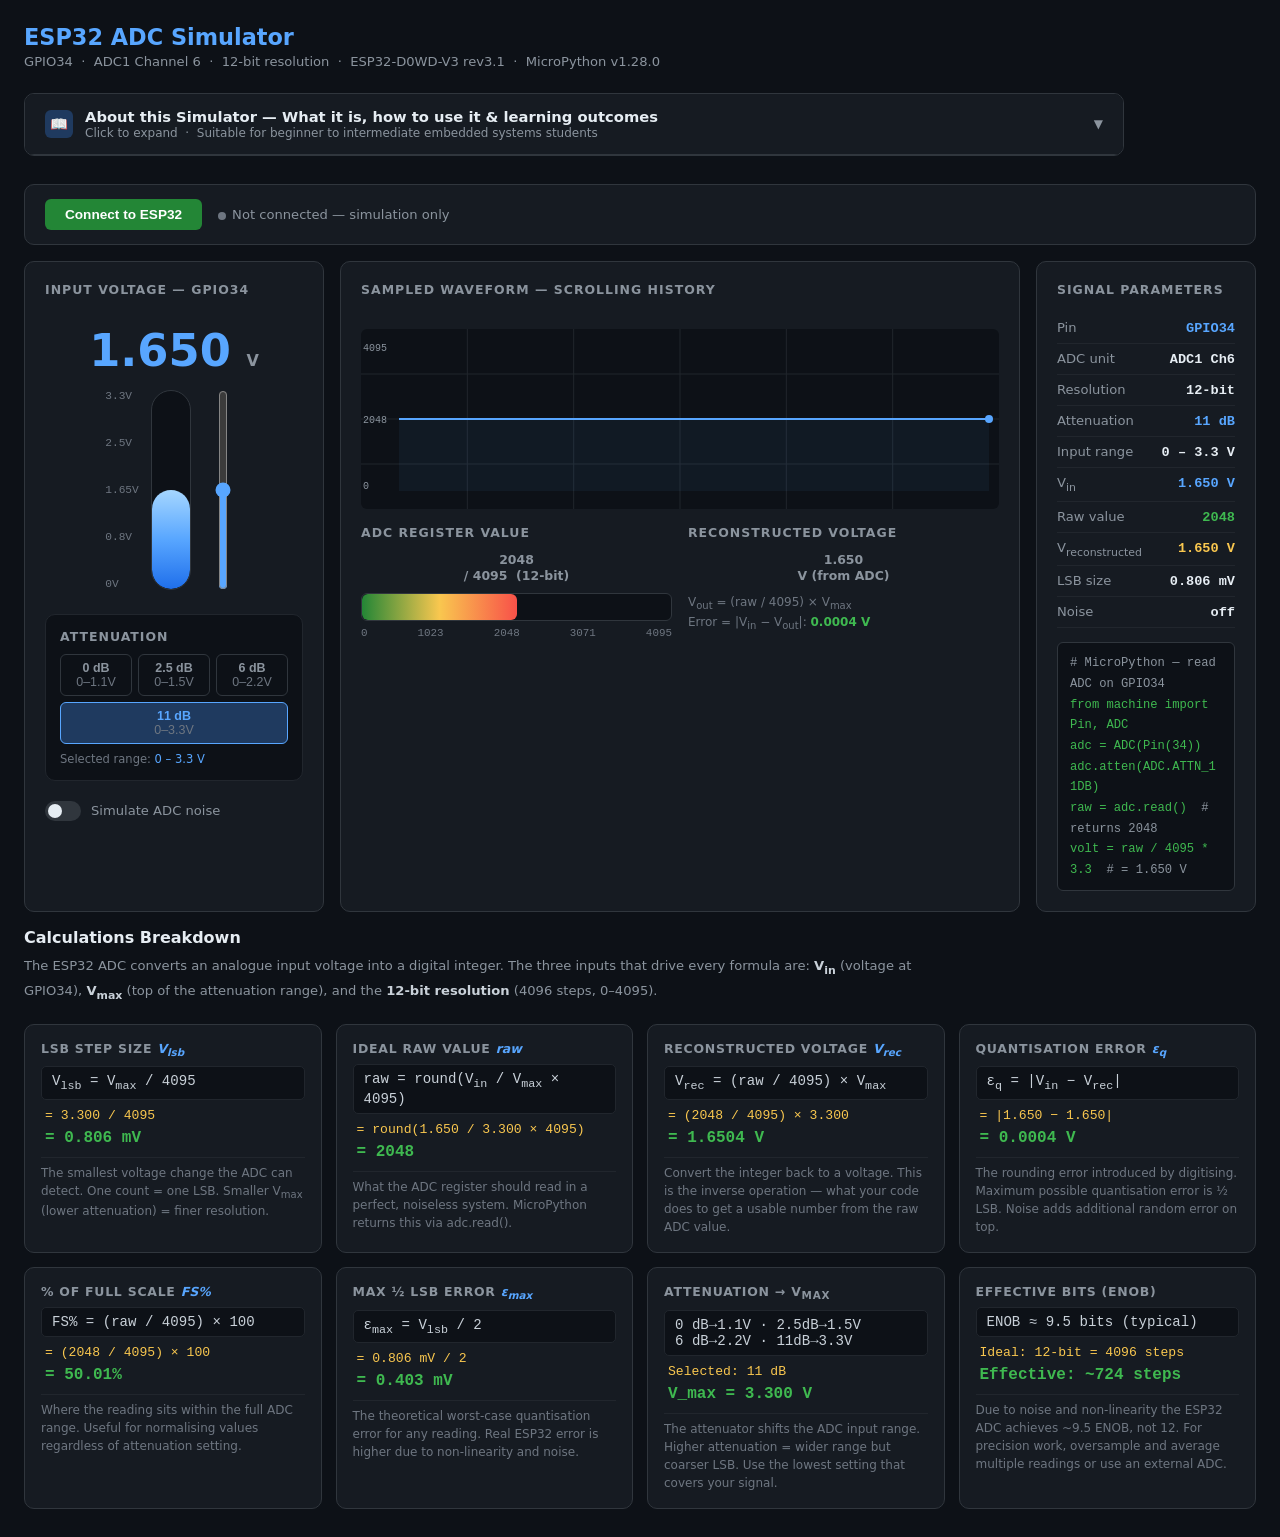
<file: unsorted/esp32-q/esp32-adc-simulator.html>
<!DOCTYPE html>
<html lang="en">
<head>
<meta charset="UTF-8">
<meta name="viewport" content="width=device-width, initial-scale=1.0">
<title>ESP32 ADC Simulator</title>
<style>
* { box-sizing: border-box; margin: 0; padding: 0; }

body {
  background: #0d1117;
  color: #e6edf3;
  font-family: 'Segoe UI', system-ui, sans-serif;
  min-height: 100vh;
  padding: 24px;
}

h1 { font-size: 1.4rem; font-weight: 600; color: #58a6ff; margin-bottom: 4px; }
.subtitle { font-size: 0.82rem; color: #8b949e; margin-bottom: 24px; }

.card {
  background: #161b22;
  border: 1px solid #30363d;
  border-radius: 10px;
  padding: 20px;
}
.card h2 {
  font-size: 0.78rem;
  font-weight: 600;
  text-transform: uppercase;
  letter-spacing: 0.08em;
  color: #8b949e;
  margin-bottom: 16px;
}

/* ── Serial bar ── */
#serial-card {
  display: flex;
  align-items: center;
  gap: 16px;
  padding: 14px 20px;
  margin-bottom: 16px;
}
#connect-btn {
  background: #238636; border: none; color: #fff;
  font-size: 0.85rem; font-weight: 600;
  padding: 8px 20px; border-radius: 6px;
  cursor: pointer; transition: background 0.2s; white-space: nowrap;
}
#connect-btn:hover { background: #2ea043; }
#connect-btn.connected { background: #da3633; }
#connect-btn.connected:hover { background: #f85149; }
#serial-status { font-size: 0.82rem; color: #8b949e; flex: 1; }
#serial-status .dot {
  display: inline-block; width: 8px; height: 8px;
  border-radius: 50%; background: #6e7681;
  margin-right: 6px; vertical-align: middle;
}
#serial-status.ok  .dot { background: #3fb950; }
#serial-status.err .dot { background: #f85149; }
#serial-log { font-size: 0.75rem; color: #8b949e; font-family: monospace; max-width: 460px; overflow: hidden; text-overflow: ellipsis; white-space: nowrap; }
#no-serial-warn { display: none; font-size: 0.78rem; color: #f9c74f; line-height: 1.5; }

/* ── Main grid ── */
.grid {
  display: grid;
  grid-template-columns: 300px 1fr 220px;
  gap: 16px;
  margin-bottom: 16px;
}

/* ── Voltage slider ── */
#slider-card { display: flex; flex-direction: column; gap: 16px; }

.big-voltage {
  text-align: center;
  font-size: 2.8rem;
  font-weight: 700;
  color: #58a6ff;
  font-variant-numeric: tabular-nums;
  line-height: 1;
}
.big-voltage span { font-size: 1rem; color: #8b949e; }

/* vertical slider wrapper */
.vslider-wrap {
  display: flex;
  flex-direction: column;
  align-items: center;
  gap: 8px;
  flex: 1;
}
.vslider-track {
  position: relative;
  width: 40px;
  height: 200px;
  background: #0d1117;
  border: 1px solid #30363d;
  border-radius: 20px;
  overflow: hidden;
}
#volt-fill {
  position: absolute;
  bottom: 0; left: 0; right: 0;
  background: linear-gradient(to top, #1f6feb, #58a6ff, #a5d6ff);
  border-radius: 20px;
  transition: height 0.05s;
}
.vslider-labels {
  display: flex;
  flex-direction: column;
  justify-content: space-between;
  height: 200px;
  font-size: 0.7rem;
  color: #6e7681;
  font-family: monospace;
}

input[type=range].vertical {
  -webkit-appearance: slider-vertical;
  writing-mode: vertical-lr;
  direction: rtl;
  width: 40px;
  height: 200px;
  cursor: pointer;
  accent-color: #58a6ff;
}

.slider-row { display: flex; align-items: center; gap: 12px; justify-content: center; }

/* Attenuation selector */
.atten-group { display: flex; gap: 6px; flex-wrap: wrap; }
.atten-btn {
  flex: 1; min-width: 56px;
  background: #0d1117; border: 1px solid #30363d;
  color: #8b949e; font-size: 0.78rem; font-weight: 600;
  padding: 6px 4px; border-radius: 6px;
  cursor: pointer; text-align: center; transition: all 0.15s;
}
.atten-btn:hover { border-color: #58a6ff; color: #58a6ff; }
.atten-btn.active { background: #1f3a5f; border-color: #58a6ff; color: #58a6ff; }

/* noise toggle */
.toggle-row { display: flex; align-items: center; gap: 10px; font-size: 0.82rem; color: #8b949e; }
.toggle {
  position: relative; width: 36px; height: 20px;
  background: #30363d; border-radius: 10px;
  cursor: pointer; transition: background 0.2s;
}
.toggle.on { background: #238636; }
.toggle::after {
  content: ''; position: absolute;
  width: 14px; height: 14px; border-radius: 50%;
  background: #e6edf3; top: 3px; left: 3px;
  transition: left 0.2s;
}
.toggle.on::after { left: 19px; }

/* ── Centre: waveform + meter ── */
#centre-card { display: flex; flex-direction: column; gap: 16px; }

#wave-canvas {
  width: 100%; height: 180px;
  background: #0d1117; border-radius: 6px; display: block;
}

.meter-row { display: flex; gap: 16px; align-items: stretch; }

/* ADC bar meter */
.bar-wrap {
  flex: 1;
  display: flex;
  flex-direction: column;
  gap: 6px;
}
.bar-track {
  height: 28px;
  background: #0d1117;
  border: 1px solid #30363d;
  border-radius: 6px;
  overflow: hidden;
  position: relative;
}
#adc-bar-fill {
  height: 100%;
  background: linear-gradient(to right, #238636, #f9c74f, #f85149);
  border-radius: 6px;
  transition: width 0.05s;
}
.bar-labels {
  display: flex;
  justify-content: space-between;
  font-size: 0.68rem;
  color: #6e7681;
  font-family: monospace;
}

/* Big ADC value */
.adc-big {
  text-align: center;
  font-size: 2.4rem;
  font-weight: 700;
  color: #3fb950;
  font-variant-numeric: tabular-nums;
  line-height: 1;
}
.adc-big span { font-size: 0.78rem; color: #8b949e; display: block; margin-top: 4px; }

/* ── Right: info panel ── */
#info-card { font-size: 0.82rem; }

.info-row {
  display: flex;
  justify-content: space-between;
  align-items: baseline;
  padding: 7px 0;
  border-bottom: 1px solid #21262d;
  gap: 8px;
}
.info-row:last-child { border-bottom: none; }
.info-row .k { color: #8b949e; white-space: nowrap; }
.info-row .v {
  color: #e6edf3; font-weight: 600;
  font-family: monospace; font-size: 0.85rem;
  text-align: right;
}
.v.blue   { color: #58a6ff; }
.v.green  { color: #3fb950; }
.v.yellow { color: #f9c74f; }
.v.red    { color: #f85149; }

.cmd-box {
  margin-top: 14px;
  background: #0d1117; border: 1px solid #30363d;
  border-radius: 6px; padding: 10px 12px;
  font-family: monospace; font-size: 0.76rem;
  color: #3fb950; word-break: break-all; line-height: 1.7;
}
.cmd-box .comment { color: #8b949e; }

/* ── Non-linearity warning banner ── */
#nonlin-banner {
  display: none;
  background: #2d1f00;
  border: 1px solid #f9c74f44;
  border-radius: 8px;
  padding: 12px 16px;
  font-size: 0.8rem;
  color: #f9c74f;
  margin-bottom: 16px;
  line-height: 1.6;
}
#nonlin-banner strong { color: #ffd166; }

/* ── Calculations ── */
.calc-section { margin-top: 8px; }
.calc-title { font-size: 1rem; font-weight: 600; color: #e6edf3; margin-bottom: 8px; }
.calc-intro { font-size: 0.82rem; color: #8b949e; margin-bottom: 20px; line-height: 1.6; max-width: 900px; }
.calc-intro strong { color: #c9d1d9; }

.calc-grid {
  display: grid;
  grid-template-columns: repeat(auto-fill, minmax(240px, 1fr));
  gap: 14px;
}
.calc-card {
  background: #161b22; border: 1px solid #30363d;
  border-radius: 10px; padding: 16px;
  display: flex; flex-direction: column; gap: 6px;
}
.calc-name { font-size: 0.78rem; font-weight: 600; color: #8b949e; text-transform: uppercase; letter-spacing: 0.06em; }
.calc-sym  { color: #58a6ff; font-style: italic; text-transform: none; letter-spacing: 0; }
.calc-formula {
  font-family: monospace; font-size: 0.88rem; color: #c9d1d9;
  background: #0d1117; border: 1px solid #21262d;
  border-radius: 5px; padding: 6px 10px; margin: 2px 0;
}
.calc-sub    { font-family: monospace; font-size: 0.82rem; color: #f9c74f; padding-left: 4px; }
.calc-result { font-family: monospace; font-size: 1rem; font-weight: 700; color: #3fb950; padding-left: 4px; }
.calc-explain { font-size: 0.75rem; color: #6e7681; line-height: 1.5; margin-top: 4px; border-top: 1px solid #21262d; padding-top: 6px; }

/* ── Documentation panel ── */
.doc-section {
  max-width: 1100px;
  margin-bottom: 28px;
  background: #161b22;
  border: 1px solid #30363d;
  border-radius: 10px;
  overflow: hidden;
}
.doc-header {
  display: flex;
  align-items: center;
  justify-content: space-between;
  padding: 14px 20px;
  cursor: pointer;
  user-select: none;
  border-bottom: 1px solid #30363d;
  background: #161b22;
  transition: background 0.15s;
}
.doc-header:hover { background: #1c2128; }
.doc-header-left { display: flex; align-items: center; gap: 12px; }
.doc-header-icon {
  width: 28px; height: 28px;
  background: #1f3a5f;
  border-radius: 6px;
  display: flex; align-items: center; justify-content: center;
  font-size: 0.9rem;
}
.doc-header-title { font-size: 0.92rem; font-weight: 600; color: #e6edf3; }
.doc-header-sub   { font-size: 0.75rem; color: #8b949e; margin-top: 1px; }
.doc-chevron {
  font-size: 0.75rem; color: #8b949e;
  transition: transform 0.2s;
}
.doc-chevron.open { transform: rotate(180deg); }

.doc-body {
  padding: 24px;
  display: none;
}
.doc-body.open { display: block; }

.doc-grid {
  display: grid;
  grid-template-columns: repeat(auto-fill, minmax(300px, 1fr));
  gap: 20px;
  margin-bottom: 24px;
}
.doc-block h3 {
  font-size: 0.8rem;
  font-weight: 600;
  text-transform: uppercase;
  letter-spacing: 0.07em;
  color: #58a6ff;
  margin-bottom: 10px;
  padding-bottom: 6px;
  border-bottom: 1px solid #21262d;
}
.doc-block p, .doc-block li {
  font-size: 0.83rem;
  color: #8b949e;
  line-height: 1.7;
}
.doc-block ul { padding-left: 16px; }
.doc-block li { margin-bottom: 4px; }
.doc-block li strong, .doc-block p strong { color: #c9d1d9; }

.doc-outcomes {
  display: grid;
  grid-template-columns: repeat(auto-fill, minmax(200px, 1fr));
  gap: 10px;
  margin-top: 16px;
}
.outcome-pill {
  background: #0d1117;
  border: 1px solid #238636;
  border-radius: 8px;
  padding: 10px 14px;
  font-size: 0.78rem;
  color: #3fb950;
  line-height: 1.5;
}
.outcome-pill strong { color: #58d68d; display: block; margin-bottom: 2px; }

.doc-step {
  display: flex;
  gap: 14px;
  margin-bottom: 14px;
  align-items: flex-start;
}
.doc-step:last-child { margin-bottom: 0; }
.step-num {
  width: 24px; height: 24px; min-width: 24px;
  background: #1f3a5f;
  border-radius: 50%;
  display: flex; align-items: center; justify-content: center;
  font-size: 0.72rem; font-weight: 700; color: #58a6ff;
}
.doc-step p { font-size: 0.83rem; color: #8b949e; line-height: 1.6; margin: 0; }
.doc-step p strong { color: #c9d1d9; }

.doc-tag {
  display: inline-block;
  background: #1f3a5f;
  color: #58a6ff;
  font-size: 0.7rem;
  font-weight: 600;
  padding: 2px 8px;
  border-radius: 4px;
  margin-right: 4px;
  margin-bottom: 4px;
}
.doc-tag.green  { background: #0d2818; color: #3fb950; }
.doc-tag.yellow { background: #2d1f00; color: #f9c74f; }
.doc-tag.red    { background: #2d0d0d; color: #f85149; }
</style>
</head>
<body>

<h1>ESP32 ADC Simulator</h1>
<p class="subtitle">GPIO34 &nbsp;·&nbsp; ADC1 Channel 6 &nbsp;·&nbsp; 12-bit resolution &nbsp;·&nbsp; ESP32-D0WD-V3 rev3.1 &nbsp;·&nbsp; MicroPython v1.28.0</p>

<!-- Documentation panel -->
<div class="doc-section">
  <div class="doc-header" id="doc-toggle">
    <div class="doc-header-left">
      <div class="doc-header-icon">&#128214;</div>
      <div>
        <div class="doc-header-title">About this Simulator &mdash; What it is, how to use it &amp; learning outcomes</div>
        <div class="doc-header-sub">Click to expand &nbsp;·&nbsp; Suitable for beginner to intermediate embedded systems students</div>
      </div>
    </div>
    <div class="doc-chevron" id="doc-chevron">&#9660;</div>
  </div>

  <div class="doc-body" id="doc-body">

    <div class="doc-grid">

      <!-- What is it -->
      <div class="doc-block">
        <h3>What is this simulator?</h3>
        <p>This is an interactive teaching tool that shows how the <strong>ESP32 microcontroller reads an analogue voltage</strong> using its built-in Analogue-to-Digital Converter (ADC). The ADC is one of the most important peripherals on any microcontroller — it is what allows a digital chip to sense real-world signals like temperature, light, sound, and pressure.</p>
        <br>
        <p>The simulator models the <strong>ADC1 Channel 6 peripheral on GPIO34</strong> of a real ESP32-D0WD-V3 chip running MicroPython v1.28.0. Every number, formula, and visualisation in this page matches exactly what the real hardware produces — including its imperfections.</p>
        <br>
        <p>When connected to a real ESP32 via USB (Chrome or Edge only), the simulator switches from simulation mode into <strong>live mode</strong>, reading actual voltage values from GPIO34 every 200 ms and displaying them in real time.</p>
      </div>

      <!-- Purpose -->
      <div class="doc-block">
        <h3>Purpose &amp; teaching goals</h3>
        <p>This simulator exists to make <strong>abstract digital concepts visible and tangible</strong>. Students often struggle to understand why a sensor returns a number like 2731 instead of a voltage — this tool closes that gap by showing the full conversion chain in one place.</p>
        <br>
        <p>Specific goals:</p>
        <ul>
          <li>Explain what analogue-to-digital conversion <strong>physically means</strong></li>
          <li>Show why the ADC produces integers, not floating-point volts</li>
          <li>Demonstrate how <strong>attenuation</strong> affects measurement range and precision</li>
          <li>Make <strong>quantisation error</strong> visible and measurable</li>
          <li>Expose the real-world <strong>non-linearity and noise</strong> of the ESP32 ADC</li>
          <li>Bridge the gap between the simulation and <strong>actual MicroPython code</strong></li>
        </ul>
      </div>

      <!-- How to use it -->
      <div class="doc-block">
        <h3>How to use this simulator</h3>
        <div class="doc-step">
          <div class="step-num">1</div>
          <p><strong>Drag the voltage slider</strong> on the left up and down. Watch the ADC raw value, bar meter, waveform, and all calculations update instantly. This represents an analogue sensor varying its output voltage.</p>
        </div>
        <div class="doc-step">
          <div class="step-num">2</div>
          <p><strong>Change the attenuation setting.</strong> Switch between 0 dB, 2.5 dB, 6 dB, and 11 dB and observe how the input range and LSB step size change. Notice that finer range = better precision.</p>
        </div>
        <div class="doc-step">
          <div class="step-num">3</div>
          <p><strong>Enable ADC noise</strong> using the toggle. Watch the waveform become jittery and the raw value fluctuate. This is realistic — the real ESP32 ADC has ±2–4 LSB noise at all times.</p>
        </div>
        <div class="doc-step">
          <div class="step-num">4</div>
          <p><strong>Drag the slider near 0 V or near V<sub>max</sub></strong> and watch the orange non-linearity warning banner appear. This is a known hardware limitation of the ESP32 ADC.</p>
        </div>
        <div class="doc-step">
          <div class="step-num">5</div>
          <p><strong>Read the Calculations Breakdown</strong> at the bottom. Every formula is shown symbolically, then with your current numbers substituted in, so you can follow the maths step by step.</p>
        </div>
        <div class="doc-step">
          <div class="step-num">6</div>
          <p><strong>Connect to a real ESP32</strong> (Chrome/Edge only) using the Connect button. Apply a real voltage to GPIO34 (e.g. from a potentiometer connected between 3.3V and GND) and watch the simulator display live hardware readings.</p>
        </div>
      </div>

      <!-- Learning outcomes -->
      <div class="doc-block">
        <h3>Learning outcomes</h3>
        <p>After working through this simulator, students should be able to:</p>
        <div class="doc-outcomes">
          <div class="outcome-pill"><strong>Explain ADC conversion</strong>Describe how a voltage is converted into a 12-bit integer and why the range is 0–4095.</div>
          <div class="outcome-pill"><strong>Calculate raw values</strong>Use the formula raw = V<sub>in</sub> / V<sub>max</sub> × 4095 to predict ADC output for any input.</div>
          <div class="outcome-pill"><strong>Reconstruct voltage</strong>Convert a raw ADC value back to volts using V = (raw / 4095) × V<sub>max</sub>.</div>
          <div class="outcome-pill"><strong>Choose attenuation</strong>Select the correct attenuation level for a given sensor voltage range.</div>
          <div class="outcome-pill"><strong>Understand quantisation</strong>Explain what LSB step size means and calculate the maximum quantisation error.</div>
          <div class="outcome-pill"><strong>Recognise noise &amp; limits</strong>Identify the non-linearity zones and explain why ENOB is ~9.5 bits, not 12.</div>
          <div class="outcome-pill"><strong>Write MicroPython code</strong>Read a real ADC value and convert it to a voltage in a MicroPython script.</div>
          <div class="outcome-pill"><strong>Connect real hardware</strong>Wire a potentiometer or sensor to GPIO34 and validate readings against the simulator.</div>
        </div>
      </div>

      <!-- Key concepts -->
      <div class="doc-block">
        <h3>Key concepts explained</h3>
        <ul>
          <li><strong>ADC (Analogue-to-Digital Converter):</strong> A circuit that samples a continuous voltage and maps it to a discrete integer. The ESP32 uses a 12-bit successive-approximation ADC (SAR ADC).</li>
          <li><strong>Resolution:</strong> 12-bit means 2<sup>12</sup> = 4096 possible values (0–4095). More bits = finer steps = less error.</li>
          <li><strong>LSB (Least Significant Bit):</strong> The voltage represented by one count. At 11 dB: 3.3V ÷ 4095 = 0.806 mV per step.</li>
          <li><strong>Attenuation:</strong> An internal voltage divider that scales the input range. Higher dB = wider range, but coarser LSB.</li>
          <li><strong>Quantisation error:</strong> The rounding error from mapping a continuous voltage to the nearest integer. Maximum = ½ LSB.</li>
          <li><strong>Non-linearity:</strong> The ESP32 ADC is inaccurate near 0 V and near V<sub>max</sub>. Avoid these regions for precision measurements.</li>
          <li><strong>ENOB (Effective Number of Bits):</strong> Due to noise and distortion the ESP32 achieves ~9.5 ENOB — equivalent to only ~724 usable steps despite the 4096-step range.</li>
          <li><strong>Oversampling:</strong> Taking multiple readings and averaging them improves effective resolution. This is a common technique in real firmware.</li>
        </ul>
      </div>

      <!-- Real-world connections -->
      <div class="doc-block">
        <h3>Real-world applications</h3>
        <p>The ADC is used whenever an ESP32 project needs to read an analogue sensor:</p>
        <ul>
          <li><strong>Potentiometer</strong> — read rotary position (0–3.3V → 0–4095)</li>
          <li><strong>Temperature sensor</strong> — e.g. NTC thermistor outputs a varying voltage</li>
          <li><strong>Light sensor</strong> — LDR in a voltage divider varies with brightness</li>
          <li><strong>Microphone</strong> — audio signal centred around 1.65V (mid-supply)</li>
          <li><strong>Battery monitor</strong> — measure cell voltage via a resistor divider</li>
          <li><strong>Soil moisture</strong> — capacitive sensor outputs 0–3V analogue signal</li>
          <li><strong>Joystick</strong> — each axis is a potentiometer on an ADC pin</li>
        </ul>
        <br>
        <p>In all cases the MicroPython pattern is identical: <strong>read raw → scale to volts → map to physical unit.</strong></p>
      </div>

      <!-- Tags -->
      <div class="doc-block">
        <h3>Topics &amp; curriculum tags</h3>
        <span class="doc-tag">ADC</span>
        <span class="doc-tag">Analogue signals</span>
        <span class="doc-tag">Digital conversion</span>
        <span class="doc-tag">Bit resolution</span>
        <span class="doc-tag">Quantisation</span>
        <span class="doc-tag">ESP32</span>
        <span class="doc-tag">MicroPython</span>
        <span class="doc-tag green">GPIO34</span>
        <span class="doc-tag green">ADC1 Ch6</span>
        <span class="doc-tag yellow">Noise &amp; error</span>
        <span class="doc-tag yellow">Non-linearity</span>
        <span class="doc-tag yellow">ENOB</span>
        <span class="doc-tag red">Hardware limitations</span>
        <span class="doc-tag">Sensors</span>
        <span class="doc-tag">Embedded systems</span>
        <span class="doc-tag">Physical computing</span>
        <br><br>
        <p><strong>Recommended level:</strong> Year 11–12 / First-year tertiary &nbsp;·&nbsp; <strong>Prior knowledge:</strong> Basic circuits (voltage, current), binary numbers, introductory MicroPython.</p>
      </div>

    </div>
  </div>
</div>

<!-- Serial bar -->
<div class="card" id="serial-card">
  <button id="connect-btn">Connect to ESP32</button>
  <div id="serial-status"><span class="dot"></span>Not connected — simulation only</div>
  <div id="serial-log"></div>
  <p id="no-serial-warn">&#9888; Web Serial API not available. Use Chrome or Edge to connect to the real board.</p>
</div>

<!-- Non-linearity banner -->
<div id="nonlin-banner">
  &#9888; <strong>Non-linearity warning:</strong> The ESP32 ADC is inaccurate near the edges of its input range. Below ~100 mV and above ~3.1 V the readings become unreliable — avoid using these regions for precision measurements. Use an external ADC (e.g. ADS1115) when accuracy matters at the extremes.
</div>

<!-- Main grid -->
<div class="grid">

  <!-- Left: controls -->
  <div class="card" id="slider-card">
    <h2>Input voltage — GPIO34</h2>

    <div class="big-voltage" id="volt-display">1.650 <span>V</span></div>

    <div class="slider-row">
      <div class="vslider-labels">
        <span>3.3V</span><span>2.5V</span><span>1.65V</span><span>0.8V</span><span>0V</span>
      </div>
      <div class="vslider-track">
        <div id="volt-fill" style="height:50%"></div>
      </div>
      <input type="range" class="vertical" id="volt-slider" min="0" max="3300" value="1650" step="1">
    </div>

    <div style="margin-top:8px;">
      <div class="card" style="padding:14px; background:#0d1117; border-color:#21262d;">
        <h2 style="margin-bottom:10px;">Attenuation</h2>
        <div class="atten-group" id="atten-group">
          <button class="atten-btn" data-db="0"   data-max="1100">0 dB<br><span style="font-weight:400;color:#6e7681">0–1.1V</span></button>
          <button class="atten-btn" data-db="2.5" data-max="1500">2.5 dB<br><span style="font-weight:400;color:#6e7681">0–1.5V</span></button>
          <button class="atten-btn" data-db="6"   data-max="2200">6 dB<br><span style="font-weight:400;color:#6e7681">0–2.2V</span></button>
          <button class="atten-btn active" data-db="11"  data-max="3300">11 dB<br><span style="font-weight:400;color:#6e7681">0–3.3V</span></button>
        </div>
        <p style="font-size:0.72rem;color:#6e7681;margin-top:8px;">Selected range: <span id="atten-range" style="color:#58a6ff">0 – 3.3 V</span></p>
      </div>
    </div>

    <div class="toggle-row" style="margin-top:4px;">
      <div class="toggle" id="noise-toggle"></div>
      <span>Simulate ADC noise</span>
    </div>
  </div>

  <!-- Centre: waveform + bar -->
  <div class="card" id="centre-card">
    <h2>Sampled waveform — <span id="wave-label">scrolling history</span></h2>
    <canvas id="wave-canvas"></canvas>

    <div class="meter-row">
      <div style="flex:1; display:flex; flex-direction:column; gap:10px;">
        <h2 style="margin-bottom:0">ADC Register Value</h2>
        <div class="adc-big"><span id="adc-raw">2048</span><span>/ 4095 &nbsp;(12-bit)</span></div>
        <div class="bar-wrap">
          <div class="bar-track"><div id="adc-bar-fill" style="width:50%"></div></div>
          <div class="bar-labels"><span>0</span><span>1023</span><span>2048</span><span>3071</span><span>4095</span></div>
        </div>
      </div>

      <div style="flex:1; display:flex; flex-direction:column; gap:10px;">
        <h2 style="margin-bottom:0">Reconstructed voltage</h2>
        <div class="adc-big" style="color:#f9c74f;"><span id="adc-reconst">1.650</span><span>V (from ADC)</span></div>
        <div style="font-size:0.75rem;color:#6e7681;line-height:1.5;">
          V<sub>out</sub> = (raw / 4095) × V<sub>max</sub><br>
          Error = |V<sub>in</sub> − V<sub>out</sub>|: <strong id="adc-err" style="color:#f85149">0.000 V</strong>
        </div>
      </div>
    </div>
  </div>

  <!-- Right: info -->
  <div class="card" id="info-card">
    <h2>Signal Parameters</h2>
    <div class="info-row"><span class="k">Pin</span><span class="v blue">GPIO34</span></div>
    <div class="info-row"><span class="k">ADC unit</span><span class="v">ADC1 Ch6</span></div>
    <div class="info-row"><span class="k">Resolution</span><span class="v">12-bit</span></div>
    <div class="info-row"><span class="k">Attenuation</span><span class="v blue" id="i-atten">11 dB</span></div>
    <div class="info-row"><span class="k">Input range</span><span class="v" id="i-range">0 – 3.3 V</span></div>
    <div class="info-row"><span class="k">V<sub>in</sub></span><span class="v blue" id="i-vin">1.650 V</span></div>
    <div class="info-row"><span class="k">Raw value</span><span class="v green" id="i-raw">2048</span></div>
    <div class="info-row"><span class="k">V<sub>reconstructed</sub></span><span class="v yellow" id="i-vrec">1.650 V</span></div>
    <div class="info-row"><span class="k">LSB size</span><span class="v" id="i-lsb">0.806 mV</span></div>
    <div class="info-row"><span class="k">Noise</span><span class="v" id="i-noise">off</span></div>

    <div class="cmd-box" id="cmd-box">
      <span class="comment"># MicroPython — read ADC on GPIO34</span><br>
      from machine import Pin, ADC<br>
      adc = ADC(Pin(34))<br>
      adc.atten(ADC.ATTN_11DB)<br>
      raw = adc.read()&nbsp;&nbsp;<span class="comment"># 0–4095</span><br>
    </div>
  </div>

</div>

<!-- Calculations breakdown -->
<div class="calc-section">
  <h2 class="calc-title">Calculations Breakdown</h2>
  <p class="calc-intro">The ESP32 ADC converts an analogue input voltage into a digital integer. The three inputs that drive every formula are: <strong>V<sub>in</sub></strong> (voltage at GPIO34), <strong>V<sub>max</sub></strong> (top of the attenuation range), and the <strong>12-bit resolution</strong> (4096 steps, 0–4095).</p>

  <div class="calc-grid">

    <div class="calc-card">
      <div class="calc-name">LSB step size <span class="calc-sym">V<sub>lsb</sub></span></div>
      <div class="calc-formula">V<sub>lsb</sub> = V<sub>max</sub> / 4095</div>
      <div class="calc-sub" id="c-lsb-sub">= 3.300 / 4095</div>
      <div class="calc-result" id="c-lsb-res">= 0.806 mV</div>
      <div class="calc-explain">The smallest voltage change the ADC can detect. One count = one LSB. Smaller V<sub>max</sub> (lower attenuation) = finer resolution.</div>
    </div>

    <div class="calc-card">
      <div class="calc-name">Ideal raw value <span class="calc-sym">raw</span></div>
      <div class="calc-formula">raw = round(V<sub>in</sub> / V<sub>max</sub> × 4095)</div>
      <div class="calc-sub" id="c-raw-sub">= round(1.650 / 3.300 × 4095)</div>
      <div class="calc-result" id="c-raw-res">= 2048</div>
      <div class="calc-explain">What the ADC register should read in a perfect, noiseless system. MicroPython returns this via adc.read().</div>
    </div>

    <div class="calc-card">
      <div class="calc-name">Reconstructed voltage <span class="calc-sym">V<sub>rec</sub></span></div>
      <div class="calc-formula">V<sub>rec</sub> = (raw / 4095) × V<sub>max</sub></div>
      <div class="calc-sub" id="c-vrec-sub">= (2048 / 4095) × 3.300</div>
      <div class="calc-result" id="c-vrec-res">= 1.650 V</div>
      <div class="calc-explain">Convert the integer back to a voltage. This is the inverse operation — what your code does to get a usable number from the raw ADC value.</div>
    </div>

    <div class="calc-card">
      <div class="calc-name">Quantisation error <span class="calc-sym">ε<sub>q</sub></span></div>
      <div class="calc-formula">ε<sub>q</sub> = |V<sub>in</sub> − V<sub>rec</sub>|</div>
      <div class="calc-sub" id="c-qerr-sub">= |1.650 − 1.650|</div>
      <div class="calc-result" id="c-qerr-res">= 0.000 V</div>
      <div class="calc-explain">The rounding error introduced by digitising. Maximum possible quantisation error is ½ LSB. Noise adds additional random error on top.</div>
    </div>

    <div class="calc-card">
      <div class="calc-name">% of full scale <span class="calc-sym">FS%</span></div>
      <div class="calc-formula">FS% = (raw / 4095) × 100</div>
      <div class="calc-sub" id="c-fs-sub">= (2048 / 4095) × 100</div>
      <div class="calc-result" id="c-fs-res">= 50.01%</div>
      <div class="calc-explain">Where the reading sits within the full ADC range. Useful for normalising values regardless of attenuation setting.</div>
    </div>

    <div class="calc-card">
      <div class="calc-name">Max ½ LSB error <span class="calc-sym">ε<sub>max</sub></span></div>
      <div class="calc-formula">ε<sub>max</sub> = V<sub>lsb</sub> / 2</div>
      <div class="calc-sub" id="c-elsbhalf-sub">= 0.806 mV / 2</div>
      <div class="calc-result" id="c-elsbhalf-res">= 0.403 mV</div>
      <div class="calc-explain">The theoretical worst-case quantisation error for any reading. Real ESP32 error is higher due to non-linearity and noise.</div>
    </div>

    <div class="calc-card">
      <div class="calc-name">Attenuation → V<sub>max</sub></div>
      <div class="calc-formula">0 dB→1.1V · 2.5dB→1.5V<br>6 dB→2.2V · 11dB→3.3V</div>
      <div class="calc-sub" id="c-atten-sub">Selected: 11 dB</div>
      <div class="calc-result" id="c-atten-res">V<sub>max</sub> = 3.300 V</div>
      <div class="calc-explain">The attenuator shifts the ADC input range. Higher attenuation = wider range but coarser LSB. Use the lowest setting that covers your signal.</div>
    </div>

    <div class="calc-card">
      <div class="calc-name">Effective bits (ENOB)</div>
      <div class="calc-formula">ENOB ≈ 9.5 bits (typical)</div>
      <div class="calc-sub" id="c-enob-sub">Ideal: 12-bit = 4096 steps</div>
      <div class="calc-result" id="c-enob-res">Effective: ~724 steps</div>
      <div class="calc-explain">Due to noise and non-linearity the ESP32 ADC achieves ~9.5 ENOB, not 12. For precision work, oversample and average multiple readings or use an external ADC.</div>
    </div>

  </div>
</div>

<script>
// ── Attenuation config ─────────────────────────────────────────────────────
const ATTEN = {
  '0':   { vmax: 1100, label: '0 dB',   code: 'ADC.ATTN_0DB',   range: '0 – 1.1 V' },
  '2.5': { vmax: 1500, label: '2.5 dB', code: 'ADC.ATTN_2_5DB', range: '0 – 1.5 V' },
  '6':   { vmax: 2200, label: '6 dB',   code: 'ADC.ATTN_6DB',   range: '0 – 2.2 V' },
  '11':  { vmax: 3300, label: '11 dB',  code: 'ADC.ATTN_11DB',  range: '0 – 3.3 V' },
};

// ── State ──────────────────────────────────────────────────────────────────
const state = {
  vinMv:    1650,
  attenDb:  '11',
  noise:    false,
  liveMode: false,
};

const waveHistory = [];
const WAVE_LEN = 120;

// ── DOM refs ───────────────────────────────────────────────────────────────
const voltSlider   = document.getElementById('volt-slider');
const voltFill     = document.getElementById('volt-fill');
const voltDisplay  = document.getElementById('volt-display');
const noiseToggle  = document.getElementById('noise-toggle');
const canvas       = document.getElementById('wave-canvas');
const ctx          = canvas.getContext('2d');

// ── Serial ─────────────────────────────────────────────────────────────────
let port = null, writer = null, liveTimer = null;
const connectBtn = document.getElementById('connect-btn');
const statusEl   = document.getElementById('serial-status');
const logEl      = document.getElementById('serial-log');

if (!('serial' in navigator)) document.getElementById('no-serial-warn').style.display = 'block';

connectBtn.addEventListener('click', async () => port ? disconnect() : connect());

async function connect() {
  try {
    port = await navigator.serial.requestPort();
    await port.open({ baudRate: 115200 });
    const enc = new TextEncoderStream();
    enc.readable.pipeTo(port.writable);
    writer = enc.writable.getWriter();

    connectBtn.textContent = 'Disconnect';
    connectBtn.classList.add('connected');
    statusEl.className = 'ok';
    statusEl.innerHTML = '<span class="dot"></span>Connected — reading GPIO34';
    setLog('Initialising ADC...');

    const atCfg = ATTEN[state.attenDb];
    await send('from machine import Pin, ADC\r\n'); await delay(300);
    await send(`adc = ADC(Pin(34)); adc.atten(${atCfg.code})\r\n`); await delay(200);
    setLog('Ready — polling ADC every 200 ms');
    state.liveMode = true;

    // Start reading loop
    liveTimer = setInterval(async () => {
      if (!writer) return;
      await send('print(adc.read())\r\n');
    }, 200);

    // Read responses
    readSerial();
  } catch(e) {
    statusEl.className = 'err';
    statusEl.innerHTML = '<span class="dot"></span>' + e.message;
    port = null; writer = null;
  }
}

async function readSerial() {
  const decoder = new TextDecoderStream();
  port.readable.pipeTo(decoder.writable);
  const reader = decoder.readable.getReader();
  let buf = '';
  try {
    while (true) {
      const { value, done } = await reader.read();
      if (done) break;
      buf += value;
      const lines = buf.split('\n');
      buf = lines.pop();
      for (const line of lines) {
        const n = parseInt(line.trim());
        if (!isNaN(n) && n >= 0 && n <= 4095) {
          const atCfg = ATTEN[state.attenDb];
          const vinMv = Math.round(n / 4095 * atCfg.vmax);
          state.vinMv = vinMv;
          voltSlider.value = vinMv;
          setLog('← raw=' + n + '  V=' + (vinMv/1000).toFixed(3) + 'V');
          update();
        }
      }
    }
  } catch(_) {}
}

async function disconnect() {
  clearInterval(liveTimer); liveTimer = null;
  state.liveMode = false;
  try { if (writer) writer.releaseLock(); await port.close(); } catch(_) {}
  port = null; writer = null;
  connectBtn.textContent = 'Connect to ESP32';
  connectBtn.classList.remove('connected');
  statusEl.className = '';
  statusEl.innerHTML = '<span class="dot"></span>Disconnected';
  setLog('');
}

async function send(t) { if (writer) try { await writer.write(t); } catch(_) {} }
function delay(ms) { return new Promise(r => setTimeout(r, ms)); }
function setLog(t) { logEl.textContent = t; }

// ── Attenuation buttons ────────────────────────────────────────────────────
document.getElementById('atten-group').addEventListener('click', async e => {
  const btn = e.target.closest('.atten-btn');
  if (!btn) return;
  document.querySelectorAll('.atten-btn').forEach(b => b.classList.remove('active'));
  btn.classList.add('active');
  state.attenDb = btn.dataset.db;

  // Clamp voltage to new range
  const maxMv = parseInt(btn.dataset.max);
  if (state.vinMv > maxMv) { state.vinMv = maxMv; voltSlider.value = maxMv; }
  voltSlider.max = maxMv;

  if (writer) {
    const atCfg = ATTEN[state.attenDb];
    await send(`adc.atten(${atCfg.code})\r\n`);
    setLog('Attenuation → ' + atCfg.label);
  }
  update();
});

// ── Noise toggle ───────────────────────────────────────────────────────────
noiseToggle.addEventListener('click', () => {
  state.noise = !state.noise;
  noiseToggle.classList.toggle('on', state.noise);
  update();
});

// ── Volt slider ────────────────────────────────────────────────────────────
voltSlider.addEventListener('input', () => {
  state.vinMv = parseInt(voltSlider.value);
  update();
});

// ── Noise helper ──────────────────────────────────────────────────────────
function addNoise(raw) {
  if (!state.noise) return raw;
  // ESP32 ADC noise ≈ ±2–4 LSB, with occasional spikes
  const n = Math.round((Math.random() - 0.5) * 6 + (Math.random() > 0.97 ? (Math.random()-0.5)*20 : 0));
  return Math.max(0, Math.min(4095, raw + n));
}

// ── Non-linearity model ────────────────────────────────────────────────────
function applyNonlinearity(raw, vmaxMv) {
  // ESP32 ADC known issues: dead zone near 0 and saturation near vmax
  // Below ~100mV: reads too low; above ~(vmax-200mV): reads too high
  const vinMv = raw / 4095 * vmaxMv;
  let err = 0;
  if (vinMv < 100)            err = -(100 - vinMv) * 0.15;   // undershoot near 0V
  else if (vinMv > vmaxMv - 200) err = (vinMv - (vmaxMv - 200)) * 0.12; // overshoot near max
  return Math.max(0, Math.min(4095, Math.round(raw + err)));
}

// ── Main update ────────────────────────────────────────────────────────────
function update() {
  const atCfg  = ATTEN[state.attenDb];
  const vmaxMv = atCfg.vmax;
  const vinMv  = state.vinMv;
  const vinV   = vinMv / 1000;

  // Clamp vin to range
  const clampedMv = Math.min(vinMv, vmaxMv);

  // Ideal raw
  let raw = Math.round(clampedMv / vmaxMv * 4095);
  raw = applyNonlinearity(raw, vmaxMv);
  raw = addNoise(raw);
  raw = Math.max(0, Math.min(4095, raw));

  const vrecV  = (raw / 4095 * vmaxMv / 1000);
  const errV   = Math.abs(vinV - vrecV);
  const lsbMv  = vmaxMv / 4095;
  const fsPct  = (raw / 4095 * 100);

  // Non-linearity warning
  const nearEdge = vinMv < 100 || vinMv > vmaxMv - 200;
  document.getElementById('nonlin-banner').style.display = nearEdge ? 'block' : 'none';

  // Volt fill bar
  const fillPct = (clampedMv / 3300 * 100).toFixed(1);
  voltFill.style.height = fillPct + '%';
  voltDisplay.innerHTML = (vinV).toFixed(3) + ' <span>V</span>';

  // ADC value display
  document.getElementById('adc-raw').textContent     = raw;
  document.getElementById('adc-bar-fill').style.width = (raw / 4095 * 100).toFixed(2) + '%';
  document.getElementById('adc-reconst').textContent  = vrecV.toFixed(3);
  document.getElementById('adc-err').textContent      = errV.toFixed(4) + ' V';
  document.getElementById('adc-err').style.color      = errV > 0.05 ? '#f85149' : errV > 0.01 ? '#f9c74f' : '#3fb950';

  // Info panel
  document.getElementById('i-atten').textContent = atCfg.label;
  document.getElementById('i-range').textContent = atCfg.range;
  document.getElementById('i-vin').textContent   = vinV.toFixed(3) + ' V';
  document.getElementById('i-raw').textContent   = raw;
  document.getElementById('i-vrec').textContent  = vrecV.toFixed(3) + ' V';
  document.getElementById('i-lsb').textContent   = lsbMv.toFixed(3) + ' mV';
  document.getElementById('i-noise').textContent = state.noise ? 'on (±3 LSB)' : 'off';
  document.getElementById('i-noise').className   = 'v ' + (state.noise ? 'yellow' : '');
  document.getElementById('atten-range').textContent = atCfg.range;

  // MicroPython command box
  document.getElementById('cmd-box').innerHTML =
    `<span class="comment"># MicroPython — read ADC on GPIO34</span><br>` +
    `from machine import Pin, ADC<br>` +
    `adc = ADC(Pin(34))<br>` +
    `adc.atten(${atCfg.code})<br>` +
    `raw = adc.read()&nbsp;&nbsp;<span class="comment"># returns ${raw}</span><br>` +
    `volt = raw / 4095 * ${(vmaxMv/1000).toFixed(1)}&nbsp;&nbsp;<span class="comment"># = ${vrecV.toFixed(3)} V</span>`;

  // Waveform history
  waveHistory.push(raw);
  if (waveHistory.length > WAVE_LEN) waveHistory.shift();
  drawWave();

  // Calculations
  updateCalcs(vinV, vrecV, errV, raw, lsbMv, vmaxMv, fsPct, atCfg);
}

// ── Waveform ───────────────────────────────────────────────────────────────
function drawWave() {
  const W = canvas.width  = canvas.offsetWidth  * devicePixelRatio;
  const H = canvas.height = canvas.offsetHeight * devicePixelRatio;
  const dpr = devicePixelRatio;
  ctx.clearRect(0, 0, W, H);

  // Grid
  ctx.strokeStyle = '#21262d'; ctx.lineWidth = 1;
  for (let i = 1; i < 4; i++) { const y = H*i/4; ctx.beginPath(); ctx.moveTo(0,y); ctx.lineTo(W,y); ctx.stroke(); }
  for (let i = 1; i < 6; i++) { const x = W*i/6; ctx.beginPath(); ctx.moveTo(x,0); ctx.lineTo(x,H); ctx.stroke(); }

  const atCfg  = ATTEN[state.attenDb];
  const vmaxMv = atCfg.vmax;
  const mg = { t: 18*dpr, b: 18*dpr, l: 38*dpr, r: 10*dpr };
  const pw = W - mg.l - mg.r;
  const ph = H - mg.t - mg.b;

  // Y axis labels
  ctx.fillStyle = '#8b949e'; ctx.font = `${10*dpr}px monospace`;
  ctx.fillText('4095', 2*dpr, mg.t + 4*dpr);
  ctx.fillText('2048', 2*dpr, mg.t + ph/2 + 4*dpr);
  ctx.fillText('0',    2*dpr, H - mg.b - 2*dpr);

  if (waveHistory.length < 2) return;

  // Fill under waveform
  ctx.fillStyle = 'rgba(88,166,255,0.06)';
  ctx.beginPath();
  ctx.moveTo(mg.l, H - mg.b);
  waveHistory.forEach((v, i) => {
    const x = mg.l + (i / (WAVE_LEN - 1)) * pw;
    const y = mg.t + (1 - v / 4095) * ph;
    ctx.lineTo(x, y);
  });
  ctx.lineTo(mg.l + pw, H - mg.b);
  ctx.closePath(); ctx.fill();

  // Line
  ctx.strokeStyle = '#58a6ff'; ctx.lineWidth = 2*dpr;
  ctx.lineJoin = 'round'; ctx.beginPath();
  waveHistory.forEach((v, i) => {
    const x = mg.l + (i / (WAVE_LEN - 1)) * pw;
    const y = mg.t + (1 - v / 4095) * ph;
    i === 0 ? ctx.moveTo(x, y) : ctx.lineTo(x, y);
  });
  ctx.stroke();

  // Noise band (when noise on)
  if (state.noise) {
    ctx.strokeStyle = '#f9c74f44'; ctx.lineWidth = 1*dpr;
    ctx.setLineDash([3*dpr, 3*dpr]);
    const noiseY1 = mg.t + (1 - Math.min(4095, waveHistory[waveHistory.length-1]+6) / 4095) * ph;
    const noiseY2 = mg.t + (1 - Math.max(0,    waveHistory[waveHistory.length-1]-6) / 4095) * ph;
    ctx.beginPath(); ctx.moveTo(mg.l, noiseY1); ctx.lineTo(mg.l + pw, noiseY1); ctx.stroke();
    ctx.beginPath(); ctx.moveTo(mg.l, noiseY2); ctx.lineTo(mg.l + pw, noiseY2); ctx.stroke();
    ctx.setLineDash([]);
    ctx.fillStyle = '#f9c74f'; ctx.font = `${9*dpr}px monospace`;
    ctx.fillText('±3 LSB noise band', mg.l + 4*dpr, noiseY1 - 3*dpr);
  }

  // Current value dot
  const lastV = waveHistory[waveHistory.length - 1];
  const dotX  = mg.l + pw;
  const dotY  = mg.t + (1 - lastV / 4095) * ph;
  ctx.fillStyle = '#58a6ff';
  ctx.beginPath(); ctx.arc(dotX, dotY, 4*dpr, 0, Math.PI*2); ctx.fill();

  // V_max reference line
  const vmaxY = mg.t + (1 - vmaxMv/3300) * ph;
  if (vmaxMv < 3300) {
    ctx.strokeStyle = '#f8514966'; ctx.lineWidth = 1*dpr;
    ctx.setLineDash([5*dpr, 3*dpr]);
    ctx.beginPath(); ctx.moveTo(mg.l, vmaxY); ctx.lineTo(mg.l + pw, vmaxY); ctx.stroke();
    ctx.setLineDash([]);
    ctx.fillStyle = '#f85149'; ctx.font = `${9*dpr}px monospace`;
    ctx.fillText('V_max (' + (vmaxMv/1000).toFixed(1)+'V)', mg.l + 4*dpr, vmaxY - 3*dpr);
  }
}

// ── Calculations update ────────────────────────────────────────────────────
function updateCalcs(vinV, vrecV, errV, raw, lsbMv, vmaxMv, fsPct, atCfg) {
  const vmaxV = (vmaxMv / 1000).toFixed(3);

  document.getElementById('c-lsb-sub').textContent  = `= ${vmaxV} / 4095`;
  document.getElementById('c-lsb-res').textContent  = `= ${lsbMv.toFixed(3)} mV`;

  document.getElementById('c-raw-sub').textContent  = `= round(${vinV.toFixed(3)} / ${vmaxV} × 4095)`;
  document.getElementById('c-raw-res').textContent  = `= ${raw}`;

  document.getElementById('c-vrec-sub').textContent = `= (${raw} / 4095) × ${vmaxV}`;
  document.getElementById('c-vrec-res').textContent = `= ${vrecV.toFixed(4)} V`;

  document.getElementById('c-qerr-sub').textContent = `= |${vinV.toFixed(3)} − ${vrecV.toFixed(3)}|`;
  document.getElementById('c-qerr-res').textContent = `= ${errV.toFixed(4)} V`;
  document.getElementById('c-qerr-res').style.color = errV > 0.05 ? '#f85149' : errV > 0.005 ? '#f9c74f' : '#3fb950';

  document.getElementById('c-fs-sub').textContent   = `= (${raw} / 4095) × 100`;
  document.getElementById('c-fs-res').textContent   = `= ${fsPct.toFixed(2)}%`;

  const halfLsb = (lsbMv / 2).toFixed(3);
  document.getElementById('c-elsbhalf-sub').textContent = `= ${lsbMv.toFixed(3)} mV / 2`;
  document.getElementById('c-elsbhalf-res').textContent = `= ${halfLsb} mV`;

  document.getElementById('c-atten-sub').textContent = `Selected: ${atCfg.label}`;
  document.getElementById('c-atten-res').textContent  = `V_max = ${vmaxV} V`;

  const enobSteps = Math.round(Math.pow(2, 9.5));
  document.getElementById('c-enob-sub').textContent = `Ideal: 12-bit = 4096 steps`;
  document.getElementById('c-enob-res').textContent = `Effective: ~${enobSteps} steps`;
}

// ── Resize ─────────────────────────────────────────────────────────────────
window.addEventListener('resize', drawWave);

// ── Doc panel toggle ───────────────────────────────────────────────────────
document.getElementById('doc-toggle').addEventListener('click', () => {
  const body    = document.getElementById('doc-body');
  const chevron = document.getElementById('doc-chevron');
  const open    = body.classList.toggle('open');
  chevron.classList.toggle('open', open);
  document.querySelector('.doc-header-sub').textContent =
    open ? 'Click to collapse' : 'Click to expand \u00b7 Suitable for beginner to intermediate embedded systems students';
});

// ── Init ───────────────────────────────────────────────────────────────────
// Pre-fill waveform history with a flat line at 50%
for (let i = 0; i < WAVE_LEN; i++) waveHistory.push(2048);
update();
</script>
</body>
</html>
</file>
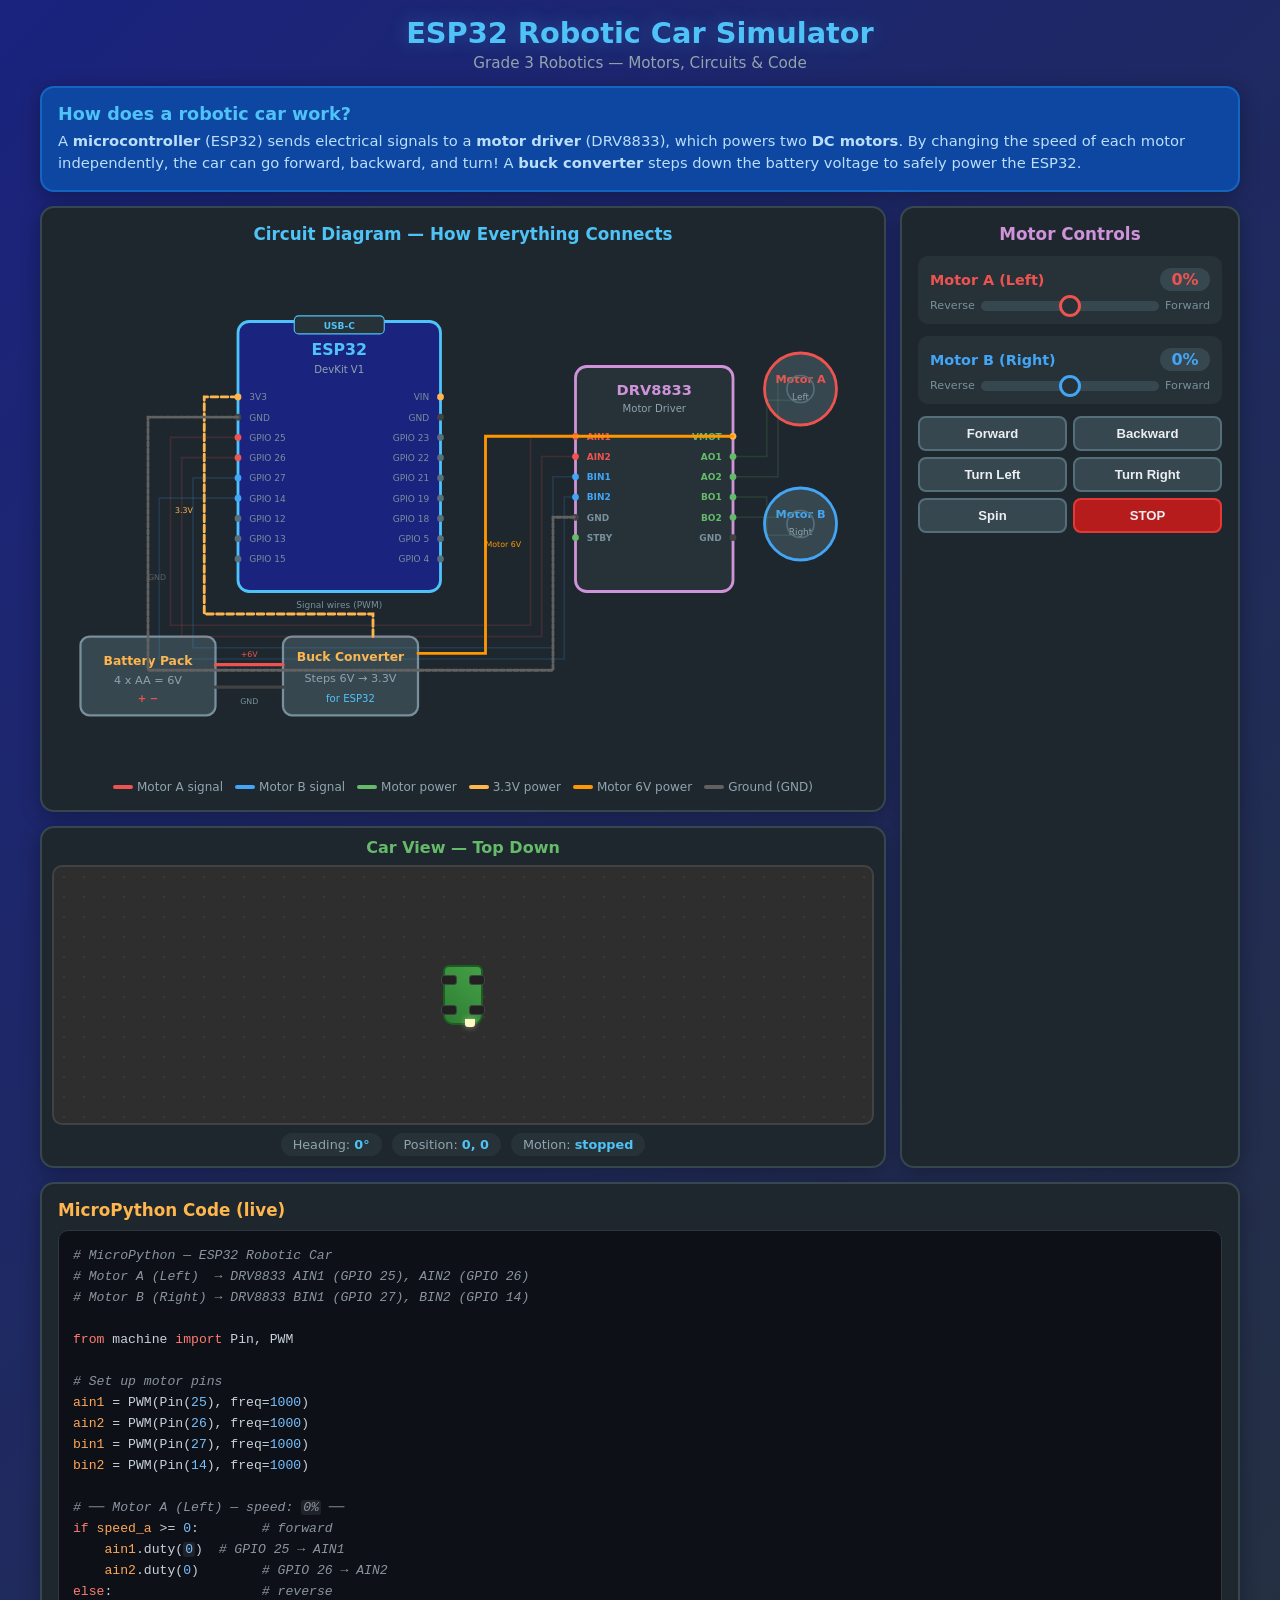
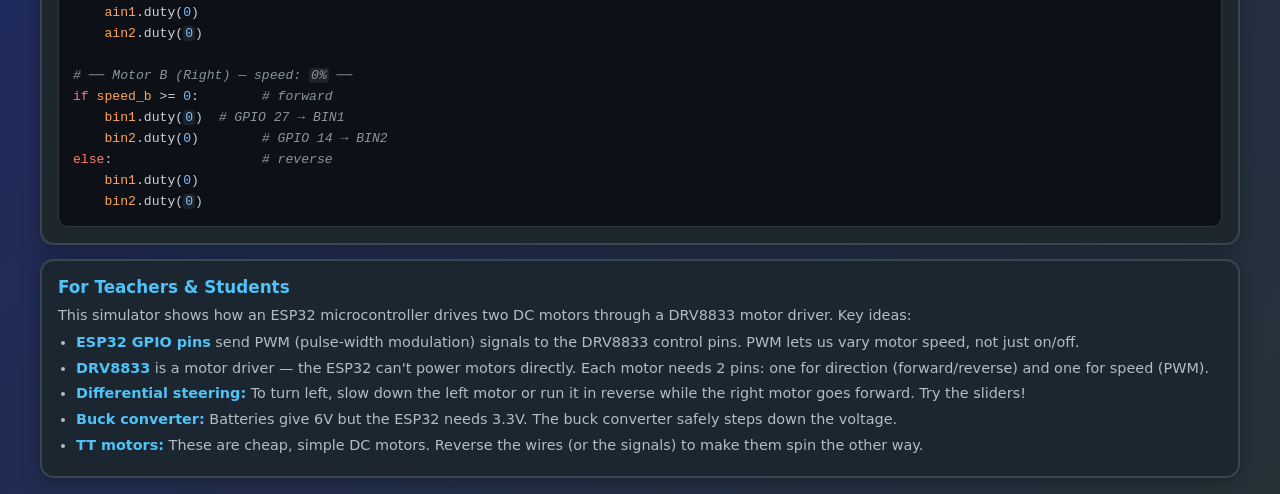
<file: unsorted/esp32-q/esp32-car-simulator.html>
<!DOCTYPE html>
<html lang="en">
<head>
<meta charset="UTF-8">
<meta name="viewport" content="width=device-width, initial-scale=1.0">
<title>ESP32 Robotic Car — Motor Simulator</title>
<style>
* { box-sizing: border-box; margin: 0; padding: 0; }

body {
  background: linear-gradient(135deg, #1a237e 0%, #263238 100%);
  color: #eceff1;
  font-family: 'Segoe UI', system-ui, sans-serif;
  min-height: 100vh;
  padding: 16px;
}

header { text-align: center; margin-bottom: 14px; }
h1 { font-size: 1.8rem; color: #4fc3f7; text-shadow: 0 0 20px rgba(79,195,247,0.3); }
.subtitle { font-size: 0.95rem; color: #90a4ae; margin-top: 4px; }

.card {
  background: #1e272e;
  border-radius: 14px;
  box-shadow: 0 4px 20px rgba(0,0,0,0.3);
  padding: 16px;
  border: 2px solid #37474f;
}

.main-grid {
  display: grid;
  grid-template-columns: 1fr 340px;
  gap: 14px;
  max-width: 1200px;
  margin: 0 auto;
}

/* ── Intro ── */
#intro-card {
  grid-column: 1 / -1;
  background: #0d47a1;
  border-color: #1565c0;
}
#intro-card h2 { color: #4fc3f7; font-size: 1.1rem; margin-bottom: 6px; }
#intro-card p { font-size: 0.92rem; color: #bbdefb; line-height: 1.5; }

/* ── Wiring Diagram ── */
#wiring-card {
  grid-column: 1;
  grid-row: 2;
  min-height: 480px;
}
#wiring-card h2 {
  color: #4fc3f7;
  font-size: 1.05rem;
  margin-bottom: 10px;
  text-align: center;
}
#wiring-svg {
  width: 100%;
  height: auto;
  display: block;
}

/* ── Controls ── */
#control-card {
  grid-column: 2;
  grid-row: 2 / 4;
}
#control-card h2 {
  color: #ce93d8;
  font-size: 1.05rem;
  margin-bottom: 12px;
  text-align: center;
}

.motor-control {
  background: #263238;
  border-radius: 10px;
  padding: 12px;
  margin-bottom: 12px;
}
.motor-control h3 {
  font-size: 0.9rem;
  margin-bottom: 8px;
  display: flex;
  justify-content: space-between;
  align-items: center;
}
.motor-control h3 .speed-val {
  background: #37474f;
  padding: 2px 10px;
  border-radius: 12px;
  font-size: 1rem;
  min-width: 50px;
  text-align: center;
}
.motor-a h3 { color: #ef5350; }
.motor-b h3 { color: #42a5f5; }

.slider-wrap {
  position: relative;
  display: flex;
  align-items: center;
  gap: 6px;
}
.slider-wrap span {
  font-size: 0.7rem;
  color: #78909c;
  white-space: nowrap;
}

input[type=range] {
  -webkit-appearance: none;
  width: 100%;
  height: 10px;
  border-radius: 5px;
  background: #37474f;
  outline: none;
  cursor: pointer;
}
input[type=range]::-webkit-slider-thumb {
  -webkit-appearance: none;
  width: 22px; height: 22px;
  border-radius: 50%;
  border: 3px solid #4fc3f7;
  background: #263238;
  cursor: pointer;
}
.motor-a input[type=range]::-webkit-slider-thumb { border-color: #ef5350; }
.motor-b input[type=range]::-webkit-slider-thumb { border-color: #42a5f5; }

.preset-btns {
  display: grid;
  grid-template-columns: 1fr 1fr;
  gap: 6px;
  margin-top: 10px;
}
.preset-btn {
  background: #37474f;
  border: 2px solid #546e7a;
  color: #eceff1;
  font-size: 0.82rem;
  font-weight: 600;
  padding: 8px 6px;
  border-radius: 8px;
  cursor: pointer;
  transition: all 0.15s;
}
.preset-btn:hover { background: #455a64; border-color: #4fc3f7; }
.preset-btn.active { background: #0d47a1; border-color: #4fc3f7; }
.preset-btn.stop { background: #b71c1c; border-color: #e53935; }
.preset-btn.stop:hover { background: #c62828; }

/* ── Car Arena ── */
#arena-card {
  grid-column: 1;
  grid-row: 3;
  padding: 10px;
}
#arena-card h2 {
  color: #66bb6a;
  font-size: 1rem;
  margin-bottom: 8px;
  text-align: center;
}
#arena {
  width: 100%;
  height: 260px;
  background: #2e2e2e;
  border-radius: 10px;
  position: relative;
  overflow: hidden;
  border: 2px solid #424242;
  background-image:
    radial-gradient(circle, #3a3a3a 1px, transparent 1px);
  background-size: 20px 20px;
}
#car {
  position: absolute;
  width: 60px;
  height: 40px;
  left: 50%;
  top: 50%;
  transform: translate(-50%, -50%);
  transition: none;
}
.car-body {
  width: 60px;
  height: 40px;
  background: linear-gradient(135deg, #43a047, #2e7d32);
  border-radius: 6px 10px 10px 6px;
  position: relative;
  border: 2px solid #1b5e20;
}
.car-body::before {
  content: '';
  position: absolute;
  right: -4px;
  top: 6px;
  width: 8px;
  height: 10px;
  background: #fff9c4;
  border-radius: 0 3px 3px 0;
  box-shadow: 0 0 6px rgba(255,249,196,0.5);
}
.wheel {
  position: absolute;
  width: 10px;
  height: 16px;
  background: #212121;
  border-radius: 3px;
  border: 1px solid #424242;
}
.wheel.fl { top: -4px; left: 8px; }
.wheel.fr { bottom: -4px; left: 8px; }
.wheel.rl { top: -4px; right: 8px; }
.wheel.rr { bottom: -4px; right: 8px; }
.wheel.spinning {
  animation: spin 0.3s linear infinite;
}
@keyframes spin {
  0% { background-position: 0 0; }
  100% { background-position: 0 8px; }
}

#arena-info {
  display: flex;
  gap: 10px;
  justify-content: center;
  margin-top: 8px;
  flex-wrap: wrap;
}
.arena-pill {
  background: #263238;
  border-radius: 12px;
  padding: 4px 12px;
  font-size: 0.8rem;
  color: #90a4ae;
}
.arena-pill span { color: #4fc3f7; font-weight: 700; }

/* ── Code Panel ── */
#code-card {
  grid-column: 1 / -1;
  grid-row: 4;
}
#code-card h2 {
  color: #ffb74d;
  font-size: 1.05rem;
  margin-bottom: 10px;
}
#code-display {
  background: #0d1117;
  border-radius: 10px;
  padding: 14px;
  font-family: 'SF Mono', 'Fira Code', 'Consolas', monospace;
  font-size: 0.82rem;
  line-height: 1.6;
  color: #c9d1d9;
  overflow-x: auto;
  white-space: pre;
  border: 1px solid #30363d;
}
.kw { color: #ff7b72; }
.fn { color: #d2a8ff; }
.str { color: #a5d6ff; }
.num { color: #79c0ff; }
.cmt { color: #8b949e; font-style: italic; }
.var { color: #ffa657; }
.highlight { background: rgba(255,255,255,0.08); border-radius: 3px; padding: 0 2px; }

/* ── Help ── */
#help-card {
  grid-column: 1 / -1;
  grid-row: 5;
  background: #1b2631;
  border-color: #37474f;
}
#help-card h2 { color: #4fc3f7; font-size: 1.05rem; margin-bottom: 8px; }
#help-card p, #help-card li { font-size: 0.9rem; color: #b0bec5; line-height: 1.5; }
#help-card ul { padding-left: 18px; margin-top: 6px; }
#help-card li { margin-bottom: 4px; }
#help-card strong { color: #4fc3f7; }

/* ── Wire legend ── */
.wire-legend {
  display: flex;
  gap: 12px;
  justify-content: center;
  flex-wrap: wrap;
  margin-top: 8px;
}
.legend-item {
  display: flex;
  align-items: center;
  gap: 4px;
  font-size: 0.75rem;
  color: #90a4ae;
}
.legend-swatch {
  width: 20px;
  height: 4px;
  border-radius: 2px;
}
</style>
</head>
<body>

<header>
  <h1>ESP32 Robotic Car Simulator</h1>
  <p class="subtitle">Grade 3 Robotics — Motors, Circuits & Code</p>
</header>

<div class="main-grid">

  <div class="card" id="intro-card">
    <h2>How does a robotic car work?</h2>
    <p>A <strong>microcontroller</strong> (ESP32) sends electrical signals to a <strong>motor driver</strong> (DRV8833), which powers two <strong>DC motors</strong>. By changing the speed of each motor independently, the car can go forward, backward, and turn! A <strong>buck converter</strong> steps down the battery voltage to safely power the ESP32.</p>
  </div>

  <!-- Wiring Diagram -->
  <div class="card" id="wiring-card">
    <h2>Circuit Diagram — How Everything Connects</h2>
    <svg id="wiring-svg" viewBox="0 0 720 460" xmlns="http://www.w3.org/2000/svg">
      <defs>
        <marker id="arrow" viewBox="0 0 10 10" refX="9" refY="5" markerWidth="6" markerHeight="6" orient="auto-start-reverse">
          <path d="M 0 0 L 10 5 L 0 10 z" fill="#78909c"/>
        </marker>
      </defs>

      <!-- Battery Pack -->
      <rect x="20" y="340" width="120" height="70" rx="8" fill="#37474f" stroke="#78909c" stroke-width="2"/>
      <text x="80" y="365" text-anchor="middle" fill="#ffb74d" font-size="11" font-weight="700">Battery Pack</text>
      <text x="80" y="382" text-anchor="middle" fill="#90a4ae" font-size="10">4 x AA = 6V</text>
      <text x="80" y="398" text-anchor="middle" fill="#ef5350" font-size="9" font-weight="700">+  −</text>

      <!-- Buck Converter -->
      <rect x="200" y="340" width="120" height="70" rx="8" fill="#37474f" stroke="#78909c" stroke-width="2"/>
      <text x="260" y="362" text-anchor="middle" fill="#ffb74d" font-size="11" font-weight="700">Buck Converter</text>
      <text x="260" y="380" text-anchor="middle" fill="#90a4ae" font-size="10">Steps 6V → 3.3V</text>
      <text x="260" y="398" text-anchor="middle" fill="#4fc3f7" font-size="9">for ESP32</text>

      <!-- ESP32 -->
      <rect x="160" y="60" width="180" height="240" rx="10" fill="#1a237e" stroke="#4fc3f7" stroke-width="2.5"/>
      <rect x="210" y="55" width="80" height="16" rx="4" fill="#263238" stroke="#4fc3f7" stroke-width="1"/>
      <text x="250" y="67" text-anchor="middle" fill="#4fc3f7" font-size="8" font-weight="700">USB-C</text>
      <text x="250" y="90" text-anchor="middle" fill="#4fc3f7" font-size="14" font-weight="700">ESP32</text>
      <text x="250" y="106" text-anchor="middle" fill="#90a4ae" font-size="9">DevKit V1</text>

      <!-- ESP32 Left Pins -->
      <text x="170" y="130" fill="#78909c" font-size="8">3V3</text>
      <circle cx="160" cy="127" r="3" fill="#ffb74d"/>
      <text x="170" y="148" fill="#78909c" font-size="8">GND</text>
      <circle cx="160" cy="145" r="3" fill="#424242"/>
      <text x="170" y="166" fill="#78909c" font-size="8">GPIO 25</text>
      <circle cx="160" cy="163" r="3" fill="#ef5350" id="pin-g25"/>
      <text x="170" y="184" fill="#78909c" font-size="8">GPIO 26</text>
      <circle cx="160" cy="181" r="3" fill="#ef5350" id="pin-g26"/>
      <text x="170" y="202" fill="#78909c" font-size="8">GPIO 27</text>
      <circle cx="160" cy="199" r="3" fill="#42a5f5" id="pin-g27"/>
      <text x="170" y="220" fill="#78909c" font-size="8">GPIO 14</text>
      <circle cx="160" cy="217" r="3" fill="#42a5f5" id="pin-g14"/>
      <text x="170" y="238" fill="#78909c" font-size="8">GPIO 12</text>
      <circle cx="160" cy="235" r="3" fill="#546e7a"/>
      <text x="170" y="256" fill="#78909c" font-size="8">GPIO 13</text>
      <circle cx="160" cy="253" r="3" fill="#546e7a"/>
      <text x="170" y="274" fill="#78909c" font-size="8">GPIO 15</text>
      <circle cx="160" cy="271" r="3" fill="#546e7a"/>

      <!-- ESP32 Right Pins -->
      <text x="330" y="130" fill="#78909c" font-size="8" text-anchor="end">VIN</text>
      <circle cx="340" cy="127" r="3" fill="#ffb74d"/>
      <text x="330" y="148" fill="#78909c" font-size="8" text-anchor="end">GND</text>
      <circle cx="340" cy="145" r="3" fill="#424242"/>
      <text x="330" y="166" fill="#78909c" font-size="8" text-anchor="end">GPIO 23</text>
      <circle cx="340" cy="163" r="3" fill="#546e7a"/>
      <text x="330" y="184" fill="#78909c" font-size="8" text-anchor="end">GPIO 22</text>
      <circle cx="340" cy="181" r="3" fill="#546e7a"/>
      <text x="330" y="202" fill="#78909c" font-size="8" text-anchor="end">GPIO 21</text>
      <circle cx="340" cy="199" r="3" fill="#546e7a"/>
      <text x="330" y="220" fill="#78909c" font-size="8" text-anchor="end">GPIO 19</text>
      <circle cx="340" cy="217" r="3" fill="#546e7a"/>
      <text x="330" y="238" fill="#78909c" font-size="8" text-anchor="end">GPIO 18</text>
      <circle cx="340" cy="235" r="3" fill="#546e7a"/>
      <text x="330" y="256" fill="#78909c" font-size="8" text-anchor="end">GPIO 5</text>
      <circle cx="340" cy="253" r="3" fill="#546e7a"/>
      <text x="330" y="274" fill="#78909c" font-size="8" text-anchor="end">GPIO 4</text>
      <circle cx="340" cy="271" r="3" fill="#546e7a"/>

      <!-- DRV8833 -->
      <rect x="460" y="100" width="140" height="200" rx="10" fill="#263238" stroke="#ce93d8" stroke-width="2.5"/>
      <text x="530" y="125" text-anchor="middle" fill="#ce93d8" font-size="13" font-weight="700">DRV8833</text>
      <text x="530" y="140" text-anchor="middle" fill="#90a4ae" font-size="9">Motor Driver</text>

      <!-- DRV8833 Left Pins (inputs from ESP32) -->
      <text x="470" y="165" fill="#ef5350" font-size="8" font-weight="600">AIN1</text>
      <circle cx="460" cy="162" r="3" fill="#ef5350" id="drv-ain1"/>
      <text x="470" y="183" fill="#ef5350" font-size="8" font-weight="600">AIN2</text>
      <circle cx="460" cy="180" r="3" fill="#ef5350" id="drv-ain2"/>
      <text x="470" y="201" fill="#42a5f5" font-size="8" font-weight="600">BIN1</text>
      <circle cx="460" cy="198" r="3" fill="#42a5f5" id="drv-bin1"/>
      <text x="470" y="219" fill="#42a5f5" font-size="8" font-weight="600">BIN2</text>
      <circle cx="460" cy="216" r="3" fill="#42a5f5" id="drv-bin2"/>
      <text x="470" y="237" fill="#78909c" font-size="8" font-weight="600">GND</text>
      <circle cx="460" cy="234" r="3" fill="#424242"/>
      <text x="470" y="255" fill="#78909c" font-size="8" font-weight="600">STBY</text>
      <circle cx="460" cy="252" r="3" fill="#66bb6a"/>

      <!-- DRV8833 Right Pins (outputs to motors) -->
      <text x="590" y="165" fill="#66bb6a" font-size="8" font-weight="600" text-anchor="end">VMOT</text>
      <circle cx="600" cy="162" r="3" fill="#ffb74d"/>
      <text x="590" y="183" fill="#66bb6a" font-size="8" font-weight="600" text-anchor="end">AO1</text>
      <circle cx="600" cy="180" r="3" fill="#66bb6a" id="drv-ao1"/>
      <text x="590" y="201" fill="#66bb6a" font-size="8" font-weight="600" text-anchor="end">AO2</text>
      <circle cx="600" cy="198" r="3" fill="#66bb6a" id="drv-ao2"/>
      <text x="590" y="219" fill="#66bb6a" font-size="8" font-weight="600" text-anchor="end">BO1</text>
      <circle cx="600" cy="216" r="3" fill="#66bb6a" id="drv-bo1"/>
      <text x="590" y="237" fill="#66bb6a" font-size="8" font-weight="600" text-anchor="end">BO2</text>
      <circle cx="600" cy="234" r="3" fill="#66bb6a" id="drv-bo2"/>
      <text x="590" y="255" fill="#78909c" font-size="8" font-weight="600" text-anchor="end">GND</text>
      <circle cx="600" cy="252" r="3" fill="#424242"/>

      <!-- Motor A (Left) -->
      <circle cx="660" cy="120" r="32" fill="#37474f" stroke="#ef5350" stroke-width="2.5"/>
      <text x="660" y="115" text-anchor="middle" fill="#ef5350" font-size="10" font-weight="700">Motor A</text>
      <text x="660" y="130" text-anchor="middle" fill="#90a4ae" font-size="8">Left</text>
      <circle cx="660" cy="120" r="12" fill="none" stroke="#546e7a" stroke-width="1.5" id="motor-a-indicator"/>

      <!-- Motor B (Right) -->
      <circle cx="660" cy="240" r="32" fill="#37474f" stroke="#42a5f5" stroke-width="2.5"/>
      <text x="660" y="235" text-anchor="middle" fill="#42a5f5" font-size="10" font-weight="700">Motor B</text>
      <text x="660" y="250" text-anchor="middle" fill="#90a4ae" font-size="8">Right</text>
      <circle cx="660" cy="240" r="12" fill="none" stroke="#546e7a" stroke-width="1.5" id="motor-b-indicator"/>

      <!-- ── WIRES ── -->

      <!-- Battery → Buck Converter (power in) -->
      <path d="M 140 365 L 200 365" stroke="#ef5350" stroke-width="3" fill="none" stroke-linecap="round"/>
      <path d="M 140 385 L 200 385" stroke="#424242" stroke-width="3" fill="none" stroke-linecap="round"/>
      <text x="170" y="358" text-anchor="middle" fill="#ef5350" font-size="7">+6V</text>
      <text x="170" y="400" text-anchor="middle" fill="#78909c" font-size="7">GND</text>

      <!-- Buck Converter → ESP32 (3.3V power) -->
      <path d="M 280 340 L 280 320 L 130 320 L 130 127 L 160 127" stroke="#ffb74d" stroke-width="2.5" fill="none" stroke-linecap="round" stroke-dasharray="6,3" id="wire-3v3"/>
      <text x="120" y="230" fill="#ffb74d" font-size="7" text-anchor="end">3.3V</text>

      <!-- Buck Converter → DRV8833 VMOT (motor power) -->
      <path d="M 320 355 L 380 355 L 380 162 L 600 162" stroke="#ff9800" stroke-width="2.5" fill="none" stroke-linecap="round" id="wire-vmot"/>
      <text x="380" y="260" fill="#ff9800" font-size="7">Motor 6V</text>

      <!-- ESP32 GPIO 25 → DRV8833 AIN1 -->
      <path d="M 160 163 L 100 163 L 100 330 L 420 330 L 420 162 L 460 162" stroke="#ef5350" stroke-width="2" fill="none" stroke-linecap="round" opacity="0.7" class="wire-signal wire-a" id="wire-ain1"/>

      <!-- ESP32 GPIO 26 → DRV8833 AIN2 -->
      <path d="M 160 181 L 110 181 L 110 340 L 430 340 L 430 180 L 460 180" stroke="#ef5350" stroke-width="2" fill="none" stroke-linecap="round" opacity="0.7" class="wire-signal wire-a" id="wire-ain2"/>

      <!-- ESP32 GPIO 27 → DRV8833 BIN1 -->
      <path d="M 160 199 L 120 199 L 120 350 L 440 350 L 440 198 L 460 198" stroke="#42a5f5" stroke-width="2" fill="none" stroke-linecap="round" opacity="0.7" class="wire-signal wire-b" id="wire-bin1"/>

      <!-- ESP32 GPIO 14 → DRV8833 BIN2 -->
      <path d="M 160 217 L 90 217 L 90 360 L 450 360 L 450 216 L 460 216" stroke="#42a5f5" stroke-width="2" fill="none" stroke-linecap="round" opacity="0.7" class="wire-signal wire-b" id="wire-bin2"/>

      <!-- ESP32 GND → DRV8833 GND -->
      <path d="M 160 145 L 80 145 L 80 370 L 440 370 L 440 234 L 460 234" stroke="#616161" stroke-width="2.5" fill="none" stroke-linecap="round" stroke-dasharray="4,2"/>
      <text x="80" y="290" fill="#616161" font-size="7">GND</text>

      <!-- DRV8833 AO1,AO2 → Motor A -->
      <path d="M 600 180 L 630 180 L 630 130 L 660 130" stroke="#66bb6a" stroke-width="2" fill="none" stroke-linecap="round" opacity="0.7" class="wire-motor wire-a"/>
      <path d="M 600 198 L 640 198 L 640 110 L 660 110" stroke="#66bb6a" stroke-width="2" fill="none" stroke-linecap="round" opacity="0.7" class="wire-motor wire-a"/>

      <!-- DRV8833 BO1,BO2 → Motor B -->
      <path d="M 600 216 L 630 216 L 630 250 L 660 250" stroke="#66bb6a" stroke-width="2" fill="none" stroke-linecap="round" opacity="0.7" class="wire-motor wire-b"/>
      <path d="M 600 234 L 640 234 L 640 230 L 660 230" stroke="#66bb6a" stroke-width="2" fill="none" stroke-linecap="round" opacity="0.7" class="wire-motor wire-b"/>

      <!-- Signal flow labels -->
      <text x="250" y="315" text-anchor="middle" fill="#78909c" font-size="8">Signal wires (PWM)</text>

      <!-- Animated signal dots -->
      <circle r="3" fill="#ef5350" opacity="0" id="dot-a">
        <animateMotion dur="1.5s" repeatCount="indefinite" path="M 160 163 L 100 163 L 100 330 L 420 330 L 420 162 L 460 162" begin="indefinite" id="dot-a-anim"/>
      </circle>
      <circle r="3" fill="#42a5f5" opacity="0" id="dot-b">
        <animateMotion dur="1.5s" repeatCount="indefinite" path="M 160 199 L 120 199 L 120 350 L 440 350 L 440 198 L 460 198" begin="indefinite" id="dot-b-anim"/>
      </circle>
    </svg>

    <div class="wire-legend">
      <div class="legend-item"><div class="legend-swatch" style="background:#ef5350"></div> Motor A signal</div>
      <div class="legend-item"><div class="legend-swatch" style="background:#42a5f5"></div> Motor B signal</div>
      <div class="legend-item"><div class="legend-swatch" style="background:#66bb6a"></div> Motor power</div>
      <div class="legend-item"><div class="legend-swatch" style="background:#ffb74d"></div> 3.3V power</div>
      <div class="legend-item"><div class="legend-swatch" style="background:#ff9800"></div> Motor 6V power</div>
      <div class="legend-item"><div class="legend-swatch" style="background:#616161"></div> Ground (GND)</div>
    </div>
  </div>

  <!-- Controls -->
  <div class="card" id="control-card">
    <h2>Motor Controls</h2>

    <div class="motor-control motor-a">
      <h3>Motor A (Left) <span class="speed-val" id="speed-a-val">0%</span></h3>
      <div class="slider-wrap">
        <span>Reverse</span>
        <input type="range" id="speed-a" min="-100" max="100" value="0" step="5">
        <span>Forward</span>
      </div>
    </div>

    <div class="motor-control motor-b">
      <h3>Motor B (Right) <span class="speed-val" id="speed-b-val">0%</span></h3>
      <div class="slider-wrap">
        <span>Reverse</span>
        <input type="range" id="speed-b" min="-100" max="100" value="0" step="5">
        <span>Forward</span>
      </div>
    </div>

    <div class="preset-btns">
      <button class="preset-btn" id="btn-forward">Forward</button>
      <button class="preset-btn" id="btn-backward">Backward</button>
      <button class="preset-btn" id="btn-left">Turn Left</button>
      <button class="preset-btn" id="btn-right">Turn Right</button>
      <button class="preset-btn" id="btn-spin">Spin</button>
      <button class="preset-btn stop" id="btn-stop">STOP</button>
    </div>
  </div>

  <!-- Car Arena -->
  <div class="card" id="arena-card">
    <h2>Car View — Top Down</h2>
    <div id="arena">
      <div id="car">
        <div class="car-body">
          <div class="wheel fl"></div>
          <div class="wheel fr"></div>
          <div class="wheel rl"></div>
          <div class="wheel rr"></div>
        </div>
      </div>
    </div>
    <div id="arena-info">
      <div class="arena-pill">Heading: <span id="heading-val">0°</span></div>
      <div class="arena-pill">Position: <span id="pos-val">center</span></div>
      <div class="arena-pill">Motion: <span id="motion-val">stopped</span></div>
    </div>
  </div>

  <!-- MicroPython Code -->
  <div class="card" id="code-card">
    <h2>MicroPython Code (live)</h2>
    <div id="code-display"></div>
  </div>

  <!-- Help -->
  <div class="card" id="help-card">
    <h2>For Teachers & Students</h2>
    <p>This simulator shows how an ESP32 microcontroller drives two DC motors through a DRV8833 motor driver. Key ideas:</p>
    <ul>
      <li><strong>ESP32 GPIO pins</strong> send PWM (pulse-width modulation) signals to the DRV8833 control pins. PWM lets us vary motor speed, not just on/off.</li>
      <li><strong>DRV8833</strong> is a motor driver — the ESP32 can't power motors directly. Each motor needs 2 pins: one for direction (forward/reverse) and one for speed (PWM).</li>
      <li><strong>Differential steering:</strong> To turn left, slow down the left motor or run it in reverse while the right motor goes forward. Try the sliders!</li>
      <li><strong>Buck converter:</strong> Batteries give 6V but the ESP32 needs 3.3V. The buck converter safely steps down the voltage.</li>
      <li><strong>TT motors:</strong> These are cheap, simple DC motors. Reverse the wires (or the signals) to make them spin the other way.</li>
    </ul>
  </div>

</div>

<script>
const state = { speedA: 0, speedB: 0, x: 0, y: 0, heading: 0 };

const sliderA = document.getElementById('speed-a');
const sliderB = document.getElementById('speed-b');
const car = document.getElementById('car');
const arena = document.getElementById('arena');

function update() {
  state.speedA = parseInt(sliderA.value);
  state.speedB = parseInt(sliderB.value);

  document.getElementById('speed-a-val').textContent = state.speedA + '%';
  document.getElementById('speed-b-val').textContent = state.speedB + '%';

  updateWires();
  updateCode();
  updateMotionLabel();
}

function updateWires() {
  const absA = Math.abs(state.speedA);
  const absB = Math.abs(state.speedB);

  document.querySelectorAll('.wire-a').forEach(w => {
    w.style.opacity = absA > 0 ? Math.max(0.3, absA / 100) : 0.15;
    w.style.strokeWidth = absA > 0 ? (1.5 + absA / 50) : 1.5;
  });
  document.querySelectorAll('.wire-b').forEach(w => {
    w.style.opacity = absB > 0 ? Math.max(0.3, absB / 100) : 0.15;
    w.style.strokeWidth = absB > 0 ? (1.5 + absB / 50) : 1.5;
  });

  const dotA = document.getElementById('dot-a');
  const dotAAnim = document.getElementById('dot-a-anim');
  const dotB = document.getElementById('dot-b');
  const dotBAnim = document.getElementById('dot-b-anim');

  if (absA > 0) {
    dotA.style.opacity = 1;
    dotAAnim.setAttribute('dur', Math.max(0.3, 2 - absA / 60) + 's');
    try { dotAAnim.beginElement(); } catch(e) {}
  } else {
    dotA.style.opacity = 0;
  }

  if (absB > 0) {
    dotB.style.opacity = 1;
    dotBAnim.setAttribute('dur', Math.max(0.3, 2 - absB / 60) + 's');
    try { dotBAnim.beginElement(); } catch(e) {}
  } else {
    dotB.style.opacity = 0;
  }

  const motorAInd = document.getElementById('motor-a-indicator');
  const motorBInd = document.getElementById('motor-b-indicator');
  motorAInd.style.stroke = absA > 0 ? '#ef5350' : '#546e7a';
  motorAInd.style.strokeWidth = absA > 0 ? 2.5 : 1.5;
  motorBInd.style.stroke = absB > 0 ? '#42a5f5' : '#546e7a';
  motorBInd.style.strokeWidth = absB > 0 ? 2.5 : 1.5;
}

function updateCode() {
  const a = state.speedA;
  const b = state.speedB;
  const aDir = a >= 0 ? 'forward' : 'reverse';
  const bDir = b >= 0 ? 'forward' : 'reverse';
  const aPWM = Math.abs(a);
  const bPWM = Math.abs(b);
  const aDuty = Math.round(aPWM / 100 * 1023);
  const bDuty = Math.round(bPWM / 100 * 1023);

  const aForwardPin = a >= 0 ? '25' : '26';
  const aReversePin = a >= 0 ? '26' : '25';
  const bForwardPin = b >= 0 ? '27' : '14';
  const bReversePin = b >= 0 ? '14' : '27';

  const code =
`<span class="cmt"># MicroPython — ESP32 Robotic Car</span>
<span class="cmt"># Motor A (Left)  → DRV8833 AIN1 (GPIO 25), AIN2 (GPIO 26)</span>
<span class="cmt"># Motor B (Right) → DRV8833 BIN1 (GPIO 27), BIN2 (GPIO 14)</span>

<span class="kw">from</span> machine <span class="kw">import</span> Pin, PWM

<span class="cmt"># Set up motor pins</span>
<span class="var">ain1</span> = PWM(Pin(<span class="num">25</span>), freq=<span class="num">1000</span>)
<span class="var">ain2</span> = PWM(Pin(<span class="num">26</span>), freq=<span class="num">1000</span>)
<span class="var">bin1</span> = PWM(Pin(<span class="num">27</span>), freq=<span class="num">1000</span>)
<span class="var">bin2</span> = PWM(Pin(<span class="num">14</span>), freq=<span class="num">1000</span>)

<span class="cmt"># ── Motor A (Left) — speed: <span class="highlight">${a}%</span> ──</span>
<span class="kw">if</span> <span class="var">speed_a</span> >= <span class="num">0</span>:        <span class="cmt"># ${aDir}</span>
    <span class="var">ain1</span>.duty(<span class="highlight"><span class="num">${aDuty}</span></span>)  <span class="cmt"># GPIO 25 → AIN1</span>
    <span class="var">ain2</span>.duty(<span class="num">0</span>)        <span class="cmt"># GPIO 26 → AIN2</span>
<span class="kw">else</span>:                   <span class="cmt"># reverse</span>
    <span class="var">ain1</span>.duty(<span class="num">0</span>)
    <span class="var">ain2</span>.duty(<span class="highlight"><span class="num">${aDuty}</span></span>)

<span class="cmt"># ── Motor B (Right) — speed: <span class="highlight">${b}%</span> ──</span>
<span class="kw">if</span> <span class="var">speed_b</span> >= <span class="num">0</span>:        <span class="cmt"># ${bDir}</span>
    <span class="var">bin1</span>.duty(<span class="highlight"><span class="num">${bDuty}</span></span>)  <span class="cmt"># GPIO 27 → BIN1</span>
    <span class="var">bin2</span>.duty(<span class="num">0</span>)        <span class="cmt"># GPIO 14 → BIN2</span>
<span class="kw">else</span>:                   <span class="cmt"># reverse</span>
    <span class="var">bin1</span>.duty(<span class="num">0</span>)
    <span class="var">bin2</span>.duty(<span class="highlight"><span class="num">${bDuty}</span></span>)`;

  document.getElementById('code-display').innerHTML = code;
}

function updateMotionLabel() {
  const a = state.speedA;
  const b = state.speedB;
  let motion = 'stopped';
  if (a === 0 && b === 0) motion = 'stopped';
  else if (a === b) motion = a > 0 ? 'forward' : 'backward';
  else if (a > 0 && b < 0) motion = 'spinning right';
  else if (a < 0 && b > 0) motion = 'spinning left';
  else if (a > b) motion = 'turning right';
  else if (b > a) motion = 'turning left';
  document.getElementById('motion-val').textContent = motion;
}

// ── Car physics simulation ──
let animFrame;
const ARENA_W = () => arena.clientWidth;
const ARENA_H = () => arena.clientHeight;

function simulateCar() {
  const a = state.speedA / 100;
  const b = state.speedB / 100;

  const linear = (a + b) / 2;
  const angular = (b - a) * 2.5;

  state.heading += angular * 0.03;
  const rad = state.heading * Math.PI / 180;
  state.x += Math.cos(rad) * linear * 2;
  state.y -= Math.sin(rad) * linear * 2;

  const aw = ARENA_W();
  const ah = ARENA_H();
  const margin = 40;

  if (state.x < -aw / 2 + margin) state.x = -aw / 2 + margin;
  if (state.x > aw / 2 - margin) state.x = aw / 2 - margin;
  if (state.y < -ah / 2 + margin) state.y = -ah / 2 + margin;
  if (state.y > ah / 2 - margin) state.y = ah / 2 - margin;

  car.style.left = (aw / 2 + state.x) + 'px';
  car.style.top = (ah / 2 + state.y) + 'px';
  car.style.transform = `translate(-50%, -50%) rotate(${-state.heading + 90}deg)`;

  document.getElementById('heading-val').textContent = Math.round(state.heading % 360) + '°';
  document.getElementById('pos-val').textContent =
    Math.round(state.x) + ', ' + Math.round(state.y);

  animFrame = requestAnimationFrame(simulateCar);
}

// ── Presets ──
function setPreset(a, b) {
  sliderA.value = a;
  sliderB.value = b;
  update();
}

document.getElementById('btn-forward').addEventListener('click', () => setPreset(70, 70));
document.getElementById('btn-backward').addEventListener('click', () => setPreset(-70, -70));
document.getElementById('btn-left').addEventListener('click', () => setPreset(30, 70));
document.getElementById('btn-right').addEventListener('click', () => setPreset(70, 30));
document.getElementById('btn-spin').addEventListener('click', () => setPreset(-60, 60));
document.getElementById('btn-stop').addEventListener('click', () => setPreset(0, 0));

// ── Slider events ──
sliderA.addEventListener('input', update);
sliderB.addEventListener('input', update);

// ── Init ──
update();
simulateCar();
</script>
</body>
</html>
</file>
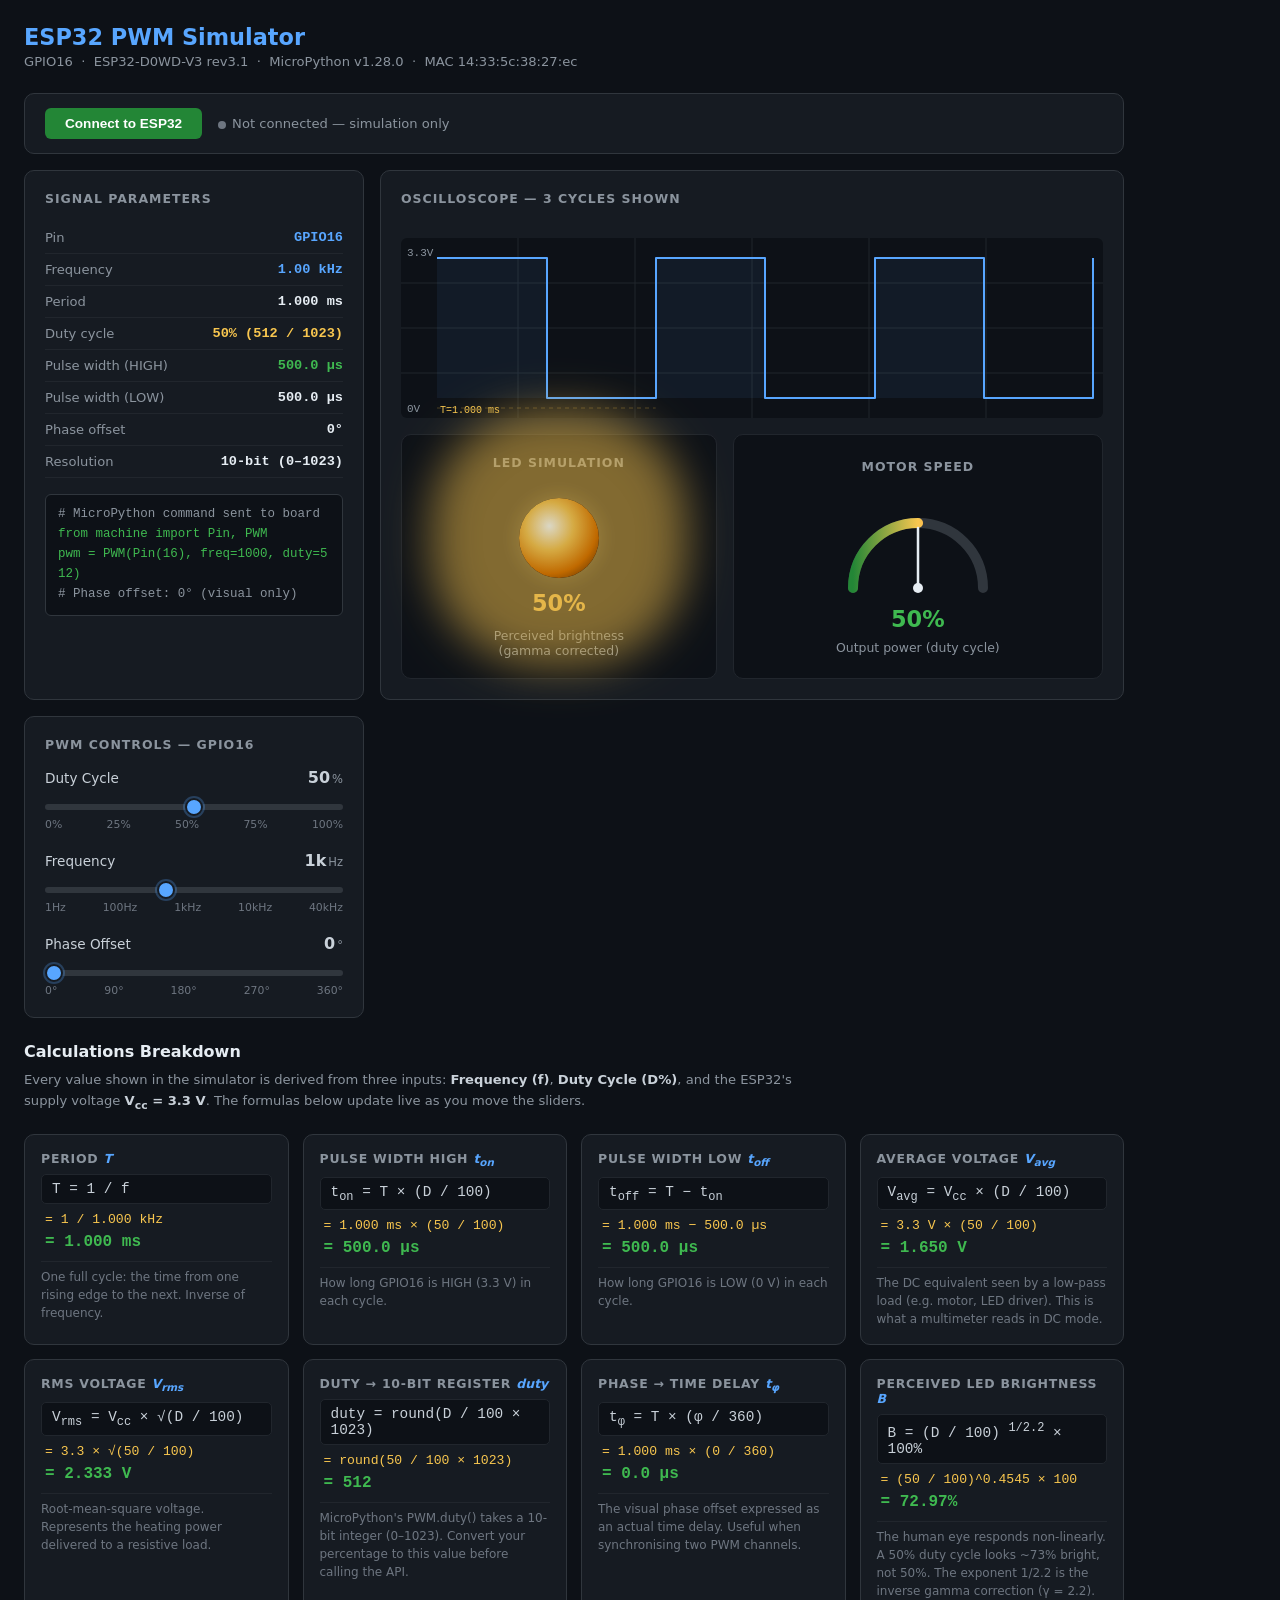
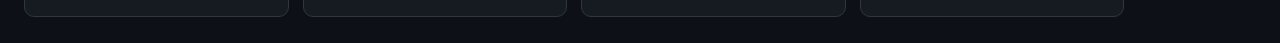
<file: unsorted/esp32-q/esp32-pwm-simulator.html>
<!DOCTYPE html>
<html lang="en">
<head>
<meta charset="UTF-8">
<meta name="viewport" content="width=device-width, initial-scale=1.0">
<title>ESP32 PWM Simulator</title>
<style>
  * { box-sizing: border-box; margin: 0; padding: 0; }

  body {
    background: #0d1117;
    color: #e6edf3;
    font-family: 'Segoe UI', system-ui, sans-serif;
    min-height: 100vh;
    padding: 24px;
  }

  h1 {
    font-size: 1.4rem;
    font-weight: 600;
    color: #58a6ff;
    margin-bottom: 4px;
  }

  .subtitle {
    font-size: 0.82rem;
    color: #8b949e;
    margin-bottom: 24px;
  }

  .grid {
    display: grid;
    grid-template-columns: 340px 1fr;
    grid-template-rows: auto auto;
    gap: 16px;
    max-width: 1100px;
  }

  .card {
    background: #161b22;
    border: 1px solid #30363d;
    border-radius: 10px;
    padding: 20px;
  }

  .card h2 {
    font-size: 0.78rem;
    font-weight: 600;
    text-transform: uppercase;
    letter-spacing: 0.08em;
    color: #8b949e;
    margin-bottom: 16px;
  }

  /* ── Serial connect ── */
  #serial-card {
    grid-column: 1 / -1;
    display: flex;
    align-items: center;
    gap: 16px;
    padding: 14px 20px;
  }

  #connect-btn {
    background: #238636;
    border: none;
    color: #fff;
    font-size: 0.85rem;
    font-weight: 600;
    padding: 8px 20px;
    border-radius: 6px;
    cursor: pointer;
    transition: background 0.2s;
    white-space: nowrap;
  }
  #connect-btn:hover { background: #2ea043; }
  #connect-btn.connected { background: #da3633; }
  #connect-btn.connected:hover { background: #f85149; }

  #serial-status {
    font-size: 0.82rem;
    color: #8b949e;
    flex: 1;
  }
  #serial-status .dot {
    display: inline-block;
    width: 8px; height: 8px;
    border-radius: 50%;
    background: #6e7681;
    margin-right: 6px;
    vertical-align: middle;
  }
  #serial-status.ok .dot { background: #3fb950; }
  #serial-status.err .dot { background: #f85149; }

  #serial-log {
    font-size: 0.75rem;
    color: #8b949e;
    font-family: monospace;
    max-width: 500px;
    overflow: hidden;
    text-overflow: ellipsis;
    white-space: nowrap;
  }

  /* ── Controls ── */
  .control-row {
    margin-bottom: 20px;
  }
  .control-row:last-child { margin-bottom: 0; }

  .control-label {
    display: flex;
    justify-content: space-between;
    align-items: baseline;
    margin-bottom: 8px;
    font-size: 0.85rem;
  }
  .control-label span:first-child { color: #c9d1d9; }
  .control-label .val {
    font-size: 1rem;
    font-weight: 700;
    color: #58a6ff;
    font-variant-numeric: tabular-nums;
  }
  .control-label .unit {
    font-size: 0.72rem;
    color: #8b949e;
    margin-left: 2px;
  }

  input[type=range] {
    -webkit-appearance: none;
    width: 100%;
    height: 6px;
    border-radius: 3px;
    background: #30363d;
    outline: none;
    cursor: pointer;
  }
  input[type=range]::-webkit-slider-thumb {
    -webkit-appearance: none;
    width: 18px; height: 18px;
    border-radius: 50%;
    background: #58a6ff;
    border: 2px solid #161b22;
    box-shadow: 0 0 0 2px #58a6ff44;
    cursor: pointer;
    transition: box-shadow 0.15s;
  }
  input[type=range]::-webkit-slider-thumb:hover {
    box-shadow: 0 0 0 4px #58a6ff44;
  }

  .range-ticks {
    display: flex;
    justify-content: space-between;
    font-size: 0.68rem;
    color: #6e7681;
    margin-top: 4px;
  }

  /* ── Visualisations ── */
  #viz-card {
    grid-row: 2;
    grid-column: 2;
    display: flex;
    flex-direction: column;
    gap: 16px;
  }

  #scope-canvas {
    width: 100%;
    height: 180px;
    border-radius: 6px;
    display: block;
    background: #0d1117;
  }

  .indicators {
    display: flex;
    gap: 16px;
    flex: 1;
    align-items: stretch;
  }

  /* LED */
  #led-card {
    flex: 1;
    display: flex;
    flex-direction: column;
    align-items: center;
    justify-content: center;
    gap: 12px;
  }

  #led-bulb {
    width: 80px; height: 80px;
    border-radius: 50%;
    background: radial-gradient(circle at 38% 35%, #fffbe6, #f9c74f, #e07b00, #4a2400);
    box-shadow: 0 0 0px #f9c74f;
    transition: box-shadow 0.05s, filter 0.05s;
  }

  #led-label {
    font-size: 0.78rem;
    color: #8b949e;
    text-align: center;
  }
  #led-pct {
    font-size: 1.4rem;
    font-weight: 700;
    color: #f9c74f;
    font-variant-numeric: tabular-nums;
  }

  /* Gauge */
  #gauge-card {
    flex: 1.2;
    display: flex;
    flex-direction: column;
    align-items: center;
    justify-content: center;
    gap: 8px;
  }

  #gauge-svg { width: 160px; height: 100px; overflow: visible; }

  #gauge-label {
    font-size: 0.78rem;
    color: #8b949e;
    text-align: center;
  }
  #gauge-val {
    font-size: 1.4rem;
    font-weight: 700;
    color: #3fb950;
    font-variant-numeric: tabular-nums;
  }

  /* Info panel */
  #info-card {
    grid-row: 2;
    grid-column: 1;
  }

  .info-row {
    display: flex;
    justify-content: space-between;
    align-items: center;
    padding: 8px 0;
    border-bottom: 1px solid #21262d;
    font-size: 0.82rem;
  }
  .info-row:last-child { border-bottom: none; }
  .info-row .k { color: #8b949e; }
  .info-row .v {
    color: #e6edf3;
    font-weight: 600;
    font-variant-numeric: tabular-nums;
    font-family: monospace;
    font-size: 0.85rem;
  }
  .info-row .v.green { color: #3fb950; }
  .info-row .v.blue  { color: #58a6ff; }
  .info-row .v.yellow{ color: #f9c74f; }

  .cmd-box {
    margin-top: 16px;
    background: #0d1117;
    border: 1px solid #30363d;
    border-radius: 6px;
    padding: 10px 12px;
    font-family: monospace;
    font-size: 0.78rem;
    color: #3fb950;
    word-break: break-all;
    line-height: 1.6;
  }
  .cmd-box .comment { color: #8b949e; }

  /* No serial warning */
  #no-serial-warn {
    display: none;
    font-size: 0.78rem;
    color: #f9c74f;
    margin-top: 8px;
    line-height: 1.5;
  }

  /* ── Calculations section ── */
  .calc-section {
    max-width: 1100px;
    margin-top: 24px;
  }

  .calc-title {
    font-size: 1rem;
    font-weight: 600;
    color: #e6edf3;
    margin-bottom: 8px;
  }

  .calc-intro {
    font-size: 0.82rem;
    color: #8b949e;
    margin-bottom: 20px;
    line-height: 1.6;
    max-width: 800px;
  }
  .calc-intro strong { color: #c9d1d9; }

  .calc-grid {
    display: grid;
    grid-template-columns: repeat(auto-fill, minmax(240px, 1fr));
    gap: 14px;
  }

  .calc-card {
    background: #161b22;
    border: 1px solid #30363d;
    border-radius: 10px;
    padding: 16px;
    display: flex;
    flex-direction: column;
    gap: 6px;
  }

  .calc-name {
    font-size: 0.78rem;
    font-weight: 600;
    color: #8b949e;
    text-transform: uppercase;
    letter-spacing: 0.06em;
  }
  .calc-sym {
    color: #58a6ff;
    font-style: italic;
    text-transform: none;
    letter-spacing: 0;
  }

  .calc-formula {
    font-family: monospace;
    font-size: 0.9rem;
    color: #c9d1d9;
    background: #0d1117;
    border: 1px solid #21262d;
    border-radius: 5px;
    padding: 6px 10px;
    margin: 2px 0;
  }

  .calc-sub {
    font-family: monospace;
    font-size: 0.82rem;
    color: #f9c74f;
    padding-left: 4px;
  }

  .calc-result {
    font-family: monospace;
    font-size: 1rem;
    font-weight: 700;
    color: #3fb950;
    padding-left: 4px;
  }

  .calc-explain {
    font-size: 0.75rem;
    color: #6e7681;
    line-height: 1.5;
    margin-top: 4px;
    border-top: 1px solid #21262d;
    padding-top: 6px;
  }
</style>
</head>
<body>

<h1>ESP32 PWM Simulator</h1>
<p class="subtitle">GPIO16 &nbsp;·&nbsp; ESP32-D0WD-V3 rev3.1 &nbsp;·&nbsp; MicroPython v1.28.0 &nbsp;·&nbsp; MAC 14:33:5c:38:27:ec</p>

<div class="grid">

  <!-- Serial bar -->
  <div class="card" id="serial-card">
    <button id="connect-btn">Connect to ESP32</button>
    <div id="serial-status"><span class="dot"></span>Not connected &mdash; simulation only</div>
    <div id="serial-log"></div>
    <p id="no-serial-warn">&#9888; Web Serial API not supported in this browser. Use Chrome or Edge to connect to the real board.</p>
  </div>

  <!-- Controls -->
  <div class="card">
    <h2>PWM Controls &mdash; GPIO16</h2>

    <div class="control-row">
      <div class="control-label">
        <span>Duty Cycle</span>
        <span><span class="val" id="duty-val">50</span><span class="unit">%</span></span>
      </div>
      <input type="range" id="duty" min="0" max="100" value="50" step="1">
      <div class="range-ticks"><span>0%</span><span>25%</span><span>50%</span><span>75%</span><span>100%</span></div>
    </div>

    <div class="control-row">
      <div class="control-label">
        <span>Frequency</span>
        <span><span class="val" id="freq-val">1000</span><span class="unit">Hz</span></span>
      </div>
      <input type="range" id="freq" min="0" max="100" value="40" step="1">
      <div class="range-ticks"><span>1Hz</span><span>100Hz</span><span>1kHz</span><span>10kHz</span><span>40kHz</span></div>
    </div>

    <div class="control-row">
      <div class="control-label">
        <span>Phase Offset</span>
        <span><span class="val" id="phase-val">0</span><span class="unit">°</span></span>
      </div>
      <input type="range" id="phase" min="0" max="360" value="0" step="1">
      <div class="range-ticks"><span>0°</span><span>90°</span><span>180°</span><span>270°</span><span>360°</span></div>
    </div>
  </div>

  <!-- Info + command -->
  <div class="card" id="info-card">
    <h2>Signal Parameters</h2>
    <div class="info-row"><span class="k">Pin</span><span class="v blue">GPIO16</span></div>
    <div class="info-row"><span class="k">Frequency</span><span class="v blue" id="i-freq">1000 Hz</span></div>
    <div class="info-row"><span class="k">Period</span><span class="v" id="i-period">1.000 ms</span></div>
    <div class="info-row"><span class="k">Duty cycle</span><span class="v yellow" id="i-duty">50%  (512 / 1023)</span></div>
    <div class="info-row"><span class="k">Pulse width (HIGH)</span><span class="v green" id="i-high">500.0 µs</span></div>
    <div class="info-row"><span class="k">Pulse width (LOW)</span><span class="v" id="i-low">500.0 µs</span></div>
    <div class="info-row"><span class="k">Phase offset</span><span class="v" id="i-phase">0°</span></div>
    <div class="info-row"><span class="k">Resolution</span><span class="v">10-bit (0–1023)</span></div>

    <div class="cmd-box" id="cmd-box">
      <span class="comment"># MicroPython command sent to board</span><br>
      from machine import Pin, PWM<br>
      pwm = PWM(Pin(16), freq=1000, duty=512)<br>
    </div>
  </div>

  <!-- Oscilloscope + LED + Gauge -->
  <div class="card" id="viz-card">
    <h2>Oscilloscope &mdash; <span id="scope-label">3 cycles shown</span></h2>
    <canvas id="scope-canvas"></canvas>

    <div class="indicators">
      <div class="card" id="led-card" style="background:#0d1117; border-color:#21262d;">
        <h2>LED Simulation</h2>
        <div id="led-bulb"></div>
        <div id="led-pct">50%</div>
        <div id="led-label">Perceived brightness<br>(gamma corrected)</div>
      </div>

      <div class="card" id="gauge-card" style="background:#0d1117; border-color:#21262d;">
        <h2>Motor Speed</h2>
        <svg id="gauge-svg" viewBox="0 0 160 100">
          <defs>
            <linearGradient id="arcGrad" x1="0%" y1="0%" x2="100%" y2="0%">
              <stop offset="0%"   stop-color="#238636"/>
              <stop offset="50%"  stop-color="#f9c74f"/>
              <stop offset="100%" stop-color="#f85149"/>
            </linearGradient>
          </defs>
          <!-- Track -->
          <path d="M 15 90 A 65 65 0 0 1 145 90" fill="none" stroke="#30363d" stroke-width="10" stroke-linecap="round"/>
          <!-- Fill -->
          <path id="gauge-arc" d="M 15 90 A 65 65 0 0 1 145 90" fill="none" stroke="url(#arcGrad)" stroke-width="10" stroke-linecap="round" stroke-dasharray="204" stroke-dashoffset="102"/>
          <!-- Needle -->
          <line id="gauge-needle" x1="80" y1="90" x2="80" y2="30" stroke="#e6edf3" stroke-width="2.5" stroke-linecap="round" transform="rotate(0, 80, 90)"/>
          <circle cx="80" cy="90" r="5" fill="#e6edf3"/>
        </svg>
        <div id="gauge-val">50%</div>
        <div id="gauge-label">Output power (duty cycle)</div>
      </div>
    </div>
  </div>

</div>

<!-- Calculations breakdown -->
<div class="calc-section">
  <h2 class="calc-title">Calculations Breakdown</h2>
  <p class="calc-intro">Every value shown in the simulator is derived from three inputs: <strong>Frequency (f)</strong>, <strong>Duty Cycle (D%)</strong>, and the ESP32's supply voltage <strong>V<sub>cc</sub> = 3.3 V</strong>. The formulas below update live as you move the sliders.</p>

  <div class="calc-grid">

    <!-- Period -->
    <div class="calc-card">
      <div class="calc-name">Period <span class="calc-sym">T</span></div>
      <div class="calc-formula">T = 1 / f</div>
      <div class="calc-sub" id="c-period-sub">= 1 / 1000</div>
      <div class="calc-result" id="c-period-res">= 1.000 ms</div>
      <div class="calc-explain">One full cycle: the time from one rising edge to the next. Inverse of frequency.</div>
    </div>

    <!-- HIGH pulse width -->
    <div class="calc-card">
      <div class="calc-name">Pulse width HIGH <span class="calc-sym">t<sub>on</sub></span></div>
      <div class="calc-formula">t<sub>on</sub> = T × (D / 100)</div>
      <div class="calc-sub" id="c-ton-sub">= 1.000 ms × (50 / 100)</div>
      <div class="calc-result" id="c-ton-res">= 500.0 µs</div>
      <div class="calc-explain">How long GPIO16 is HIGH (3.3 V) in each cycle.</div>
    </div>

    <!-- LOW pulse width -->
    <div class="calc-card">
      <div class="calc-name">Pulse width LOW <span class="calc-sym">t<sub>off</sub></span></div>
      <div class="calc-formula">t<sub>off</sub> = T − t<sub>on</sub></div>
      <div class="calc-sub" id="c-toff-sub">= 1.000 ms − 500.0 µs</div>
      <div class="calc-result" id="c-toff-res">= 500.0 µs</div>
      <div class="calc-explain">How long GPIO16 is LOW (0 V) in each cycle.</div>
    </div>

    <!-- Average voltage -->
    <div class="calc-card">
      <div class="calc-name">Average voltage <span class="calc-sym">V<sub>avg</sub></span></div>
      <div class="calc-formula">V<sub>avg</sub> = V<sub>cc</sub> × (D / 100)</div>
      <div class="calc-sub" id="c-vavg-sub">= 3.3 V × (50 / 100)</div>
      <div class="calc-result" id="c-vavg-res">= 1.650 V</div>
      <div class="calc-explain">The DC equivalent seen by a low-pass load (e.g. motor, LED driver). This is what a multimeter reads in DC mode.</div>
    </div>

    <!-- RMS voltage -->
    <div class="calc-card">
      <div class="calc-name">RMS voltage <span class="calc-sym">V<sub>rms</sub></span></div>
      <div class="calc-formula">V<sub>rms</sub> = V<sub>cc</sub> × √(D / 100)</div>
      <div class="calc-sub" id="c-vrms-sub">= 3.3 × √(50 / 100)</div>
      <div class="calc-result" id="c-vrms-res">= 2.333 V</div>
      <div class="calc-explain">Root-mean-square voltage. Represents the heating power delivered to a resistive load.</div>
    </div>

    <!-- Duty cycle → 10-bit -->
    <div class="calc-card">
      <div class="calc-name">Duty → 10-bit register <span class="calc-sym">duty</span></div>
      <div class="calc-formula">duty = round(D / 100 × 1023)</div>
      <div class="calc-sub" id="c-duty10-sub">= round(50 / 100 × 1023)</div>
      <div class="calc-result" id="c-duty10-res">= 512</div>
      <div class="calc-explain">MicroPython's PWM.duty() takes a 10-bit integer (0–1023). Convert your percentage to this value before calling the API.</div>
    </div>

    <!-- Phase offset in time -->
    <div class="calc-card">
      <div class="calc-name">Phase → time delay <span class="calc-sym">t<sub>φ</sub></span></div>
      <div class="calc-formula">t<sub>φ</sub> = T × (φ / 360)</div>
      <div class="calc-sub" id="c-tphase-sub">= 1.000 ms × (0 / 360)</div>
      <div class="calc-result" id="c-tphase-res">= 0.0 µs</div>
      <div class="calc-explain">The visual phase offset expressed as an actual time delay. Useful when synchronising two PWM channels.</div>
    </div>

    <!-- Gamma brightness -->
    <div class="calc-card">
      <div class="calc-name">Perceived LED brightness <span class="calc-sym">B</span></div>
      <div class="calc-formula">B = (D / 100) <sup>1/2.2</sup> × 100%</div>
      <div class="calc-sub" id="c-gamma-sub">= (50 / 100)<sup>0.4545</sup> × 100</div>
      <div class="calc-result" id="c-gamma-res">= 72.97%</div>
      <div class="calc-explain">The human eye responds non-linearly. A 50% duty cycle looks ~73% bright, not 50%. The exponent 1/2.2 is the inverse gamma correction (γ = 2.2).</div>
    </div>

  </div>
</div>

<script>
// ── Frequency mapping (log-ish scale) ──────────────────────────────────────
function sliderToFreq(v) {
  // 0→1Hz, 40→1kHz, 70→10kHz, 100→40kHz  (approximate log scale)
  const stops = [
    [0,   1],
    [20,  100],
    [40,  1000],
    [60,  5000],
    [80,  20000],
    [100, 40000]
  ];
  for (let i = 1; i < stops.length; i++) {
    const [x0, f0] = stops[i-1];
    const [x1, f1] = stops[i];
    if (v <= x1) {
      const t = (v - x0) / (x1 - x0);
      return Math.round(f0 + (f1 - f0) * t);
    }
  }
  return 40000;
}

// ── State ──────────────────────────────────────────────────────────────────
const state = { duty: 50, freq: 1000, phase: 0 };

// ── Elements ───────────────────────────────────────────────────────────────
const dutySlider  = document.getElementById('duty');
const freqSlider  = document.getElementById('freq');
const phaseSlider = document.getElementById('phase');
const canvas      = document.getElementById('scope-canvas');
const ctx         = canvas.getContext('2d');

// ── Serial ─────────────────────────────────────────────────────────────────
let port = null, writer = null;
const connectBtn  = document.getElementById('connect-btn');
const statusEl    = document.getElementById('serial-status');
const logEl       = document.getElementById('serial-log');
const noSerialEl  = document.getElementById('no-serial-warn');

if (!('serial' in navigator)) {
  noSerialEl.style.display = 'block';
}

connectBtn.addEventListener('click', async () => {
  if (port) {
    await disconnect();
  } else {
    await connect();
  }
});

async function connect() {
  try {
    port = await navigator.serial.requestPort();
    await port.open({ baudRate: 115200 });
    const textEncoder = new TextEncoderStream();
    textEncoder.readable.pipeTo(port.writable);
    writer = textEncoder.writable.getWriter();

    connectBtn.textContent = 'Disconnect';
    connectBtn.classList.add('connected');
    statusEl.className = 'ok';
    statusEl.innerHTML = '<span class="dot"></span>Connected — GPIO16 active';
    setLog('Initialising PWM on GPIO16...');

    // Boot the PWM
    await send('from machine import Pin, PWM\r\n');
    await delay(300);
    await send('pwm = PWM(Pin(16), freq=1000, duty=512)\r\n');
    await delay(200);
    setLog('Ready. Adjust sliders to change PWM.');
    pushPWM();
  } catch(e) {
    statusEl.className = 'err';
    statusEl.innerHTML = '<span class="dot"></span>Connection failed: ' + e.message;
    port = null; writer = null;
  }
}

async function disconnect() {
  try {
    if (writer) {
      await send('pwm.deinit()\r\n');
      await delay(200);
      writer.releaseLock();
    }
    await port.close();
  } catch(_) {}
  port = null; writer = null;
  connectBtn.textContent = 'Connect to ESP32';
  connectBtn.classList.remove('connected');
  statusEl.className = '';
  statusEl.innerHTML = '<span class="dot"></span>Disconnected';
  setLog('');
}

async function send(text) {
  if (writer) {
    try { await writer.write(text); } catch(_) {}
  }
}

function delay(ms) { return new Promise(r => setTimeout(r, ms)); }
function setLog(t) { logEl.textContent = t; }

let pushTimer = null;
function schedulePush() {
  clearTimeout(pushTimer);
  pushTimer = setTimeout(pushPWM, 80);
}

async function pushPWM() {
  if (!writer) return;
  const duty10bit = Math.round(state.duty / 100 * 1023);
  const cmd = `pwm.freq(${state.freq}); pwm.duty(${duty10bit})\r\n`;
  await send(cmd);
  setLog('→ ' + cmd.trim());
}

// ── Update UI ──────────────────────────────────────────────────────────────
function update() {
  const duty  = state.duty;
  const freq  = state.freq;
  const phase = state.phase;
  const duty10 = Math.round(duty / 100 * 1023);
  const periodUs = 1e6 / freq;
  const highUs   = periodUs * duty / 100;
  const lowUs    = periodUs - highUs;

  // Labels
  document.getElementById('duty-val').textContent  = duty;
  document.getElementById('freq-val').textContent  = freq >= 1000 ? (freq/1000).toFixed(freq%1000===0?0:1)+'k' : freq;
  document.getElementById('phase-val').textContent = phase;

  // Info rows
  document.getElementById('i-freq').textContent   = freq >= 1000 ? (freq/1000).toFixed(2)+' kHz' : freq+' Hz';
  document.getElementById('i-period').textContent = formatTime(periodUs);
  document.getElementById('i-duty').textContent   = `${duty}%  (${duty10} / 1023)`;
  document.getElementById('i-high').textContent   = formatTime(highUs);
  document.getElementById('i-low').textContent    = formatTime(lowUs);
  document.getElementById('i-phase').textContent  = phase + '°';

  // Command box
  document.getElementById('cmd-box').innerHTML =
    `<span class="comment"># MicroPython command sent to board</span><br>` +
    `from machine import Pin, PWM<br>` +
    `pwm = PWM(Pin(16), freq=${freq}, duty=${duty10})<br>` +
    `<span class="comment"># Phase offset: ${phase}° (visual only)</span>`;

  // Oscilloscope label
  const cycles = 3;
  document.getElementById('scope-label').textContent = cycles + ' cycles shown';

  drawScope(duty / 100, phase);
  updateLED(duty);
  updateGauge(duty);
  updateCalcs(duty, freq, phase, periodUs, highUs, lowUs);
  schedulePush();
}

function updateCalcs(duty, freq, phase, periodUs, highUs, lowUs) {
  const VCC = 3.3;
  const D   = duty;
  const periodFmt = formatTime(periodUs);
  const highFmt   = formatTime(highUs);
  const lowFmt    = formatTime(lowUs);
  const phaseFmt  = formatTime(periodUs * phase / 360);

  const vavg   = (VCC * D / 100).toFixed(3);
  const vrms   = (VCC * Math.sqrt(D / 100)).toFixed(3);
  const duty10 = Math.round(D / 100 * 1023);
  const gamma  = D > 0 ? (Math.pow(D / 100, 1 / 2.2) * 100).toFixed(2) : '0.00';

  const freqFmt = freq >= 1000 ? (freq / 1000).toFixed(3) + ' kHz' : freq + ' Hz';

  // Period
  document.getElementById('c-period-sub').textContent = `= 1 / ${freqFmt}`;
  document.getElementById('c-period-res').textContent = `= ${periodFmt}`;

  // t_on
  document.getElementById('c-ton-sub').textContent = `= ${periodFmt} × (${D} / 100)`;
  document.getElementById('c-ton-res').textContent  = `= ${highFmt}`;

  // t_off
  document.getElementById('c-toff-sub').textContent = `= ${periodFmt} − ${highFmt}`;
  document.getElementById('c-toff-res').textContent  = `= ${lowFmt}`;

  // V_avg
  document.getElementById('c-vavg-sub').textContent = `= 3.3 V × (${D} / 100)`;
  document.getElementById('c-vavg-res').textContent  = `= ${vavg} V`;

  // V_rms
  document.getElementById('c-vrms-sub').textContent = `= 3.3 × √(${D} / 100)`;
  document.getElementById('c-vrms-res').textContent  = `= ${vrms} V`;

  // duty 10-bit
  document.getElementById('c-duty10-sub').textContent = `= round(${D} / 100 × 1023)`;
  document.getElementById('c-duty10-res').textContent  = `= ${duty10}`;

  // phase → time
  document.getElementById('c-tphase-sub').textContent = `= ${periodFmt} × (${phase} / 360)`;
  document.getElementById('c-tphase-res').textContent  = `= ${phaseFmt}`;

  // gamma
  document.getElementById('c-gamma-sub').textContent = `= (${D} / 100)^0.4545 × 100`;
  document.getElementById('c-gamma-res').textContent  = `= ${gamma}%`;
}

function formatTime(us) {
  if (us >= 1e6)  return (us/1e6).toFixed(3)  + ' s';
  if (us >= 1000) return (us/1000).toFixed(3) + ' ms';
  return us.toFixed(1) + ' µs';
}

// ── Oscilloscope ───────────────────────────────────────────────────────────
function drawScope(dutyFrac, phaseDeg) {
  const W = canvas.width  = canvas.offsetWidth  * window.devicePixelRatio;
  const H = canvas.height = canvas.offsetHeight * window.devicePixelRatio;
  const dpr = window.devicePixelRatio;

  ctx.clearRect(0, 0, W, H);

  // Grid
  ctx.strokeStyle = '#21262d';
  ctx.lineWidth = 1;
  for (let i = 1; i < 4; i++) {
    const y = H * i / 4;
    ctx.beginPath(); ctx.moveTo(0, y); ctx.lineTo(W, y); ctx.stroke();
  }
  for (let i = 1; i < 6; i++) {
    const x = W * i / 6;
    ctx.beginPath(); ctx.moveTo(x, 0); ctx.lineTo(x, H); ctx.stroke();
  }

  // Labels
  ctx.fillStyle = '#8b949e';
  ctx.font = `${11 * dpr}px monospace`;
  ctx.fillText('3.3V', 6 * dpr, 18 * dpr);
  ctx.fillText('0V',   6 * dpr, H - 6 * dpr);

  const cycles    = 3;
  const phaseOff  = (phaseDeg / 360) / cycles;  // fraction of total width
  const margin    = { top: 20*dpr, bot: 20*dpr, left: 36*dpr, right: 10*dpr };
  const plotW     = W - margin.left - margin.right;
  const plotH     = H - margin.top  - margin.bot;
  const high_y    = margin.top;
  const low_y     = margin.top + plotH;

  ctx.strokeStyle = '#58a6ff';
  ctx.lineWidth   = 2 * dpr;
  ctx.lineJoin    = 'round';
  ctx.beginPath();

  const steps = Math.round(plotW);
  for (let px = 0; px <= steps; px++) {
    const t = px / steps;  // 0..1 across total width
    const cycleT = ((t + phaseOff) * cycles) % 1.0;
    const isHigh = cycleT < dutyFrac;
    const y = isHigh ? high_y : low_y;
    const x = margin.left + px;

    if (px === 0) {
      ctx.moveTo(x, y);
    } else {
      const prevT    = ((px-1) / steps + phaseOff) * cycles % 1.0;
      const prevHigh = prevT < dutyFrac;
      if (isHigh !== prevHigh) {
        ctx.lineTo(x, prevHigh ? high_y : low_y);
        ctx.lineTo(x, y);
      } else {
        ctx.lineTo(x, y);
      }
    }
  }
  ctx.stroke();

  // Duty cycle shading
  ctx.fillStyle = 'rgba(88,166,255,0.07)';
  ctx.beginPath();
  for (let px = 0; px <= steps; px++) {
    const t = px / steps;
    const cycleT = ((t + phaseOff) * cycles) % 1.0;
    const isHigh = cycleT < dutyFrac;
    const y = isHigh ? high_y : low_y;
    const x = margin.left + px;
    if (px === 0) ctx.moveTo(x, low_y);
    ctx.lineTo(x, y);
  }
  ctx.lineTo(margin.left + plotW, low_y);
  ctx.closePath();
  ctx.fill();

  // Period annotation
  if (cycles >= 1) {
    const perW = plotW / cycles;
    ctx.strokeStyle = '#f9c74f44';
    ctx.lineWidth   = 1;
    ctx.setLineDash([4*dpr, 4*dpr]);
    ctx.beginPath();
    ctx.moveTo(margin.left, H - margin.bot/2);
    ctx.lineTo(margin.left + perW, H - margin.bot/2);
    ctx.stroke();
    ctx.setLineDash([]);
    ctx.fillStyle = '#f9c74f';
    ctx.font = `${10*dpr}px monospace`;
    const state_freq = sliderToFreq(parseInt(freqSlider.value));
    const pUs = 1e6 / state_freq;
    ctx.fillText('T=' + formatTime(pUs), margin.left + 3*dpr, H - 5*dpr);
  }
}

// ── LED simulation ─────────────────────────────────────────────────────────
function updateLED(duty) {
  // Gamma-correct perceived brightness (γ ≈ 2.2)
  const linear = duty / 100;
  const perceived = Math.pow(linear, 1/2.2);
  const glow = Math.round(perceived * 60);
  const bulb = document.getElementById('led-bulb');
  bulb.style.boxShadow =
    glow > 2
      ? `0 0 ${glow}px ${glow*2}px rgba(249,199,79,${(perceived*0.8).toFixed(2)}), 0 0 ${glow/2}px rgba(255,240,150,${(perceived*0.5).toFixed(2)})`
      : 'none';
  bulb.style.filter = `brightness(${0.2 + perceived * 0.9})`;
  document.getElementById('led-pct').textContent = duty + '%';
}

// ── Motor gauge ────────────────────────────────────────────────────────────
function updateGauge(duty) {
  // Arc: path length ~204 for 180° sweep
  const arcLen  = 204;
  const offset  = arcLen - (duty / 100 * arcLen);
  document.getElementById('gauge-arc').setAttribute('stroke-dashoffset', offset.toFixed(1));

  // Needle: -90° = 0%, +90° = 100%, centered at 0%=left, 100%=right
  const angle = -90 + (duty / 100 * 180);
  document.getElementById('gauge-needle').setAttribute('transform', `rotate(${angle}, 80, 90)`);
  document.getElementById('gauge-val').textContent = duty + '%';
}

// ── Slider events ──────────────────────────────────────────────────────────
dutySlider.addEventListener('input', () => {
  state.duty = parseInt(dutySlider.value);
  update();
});

freqSlider.addEventListener('input', () => {
  state.freq = sliderToFreq(parseInt(freqSlider.value));
  update();
});

phaseSlider.addEventListener('input', () => {
  state.phase = parseInt(phaseSlider.value);
  update();
});

// ── Resize ─────────────────────────────────────────────────────────────────
window.addEventListener('resize', () => update());

// ── Init ───────────────────────────────────────────────────────────────────
update();
</script>
</body>
</html>
</file>
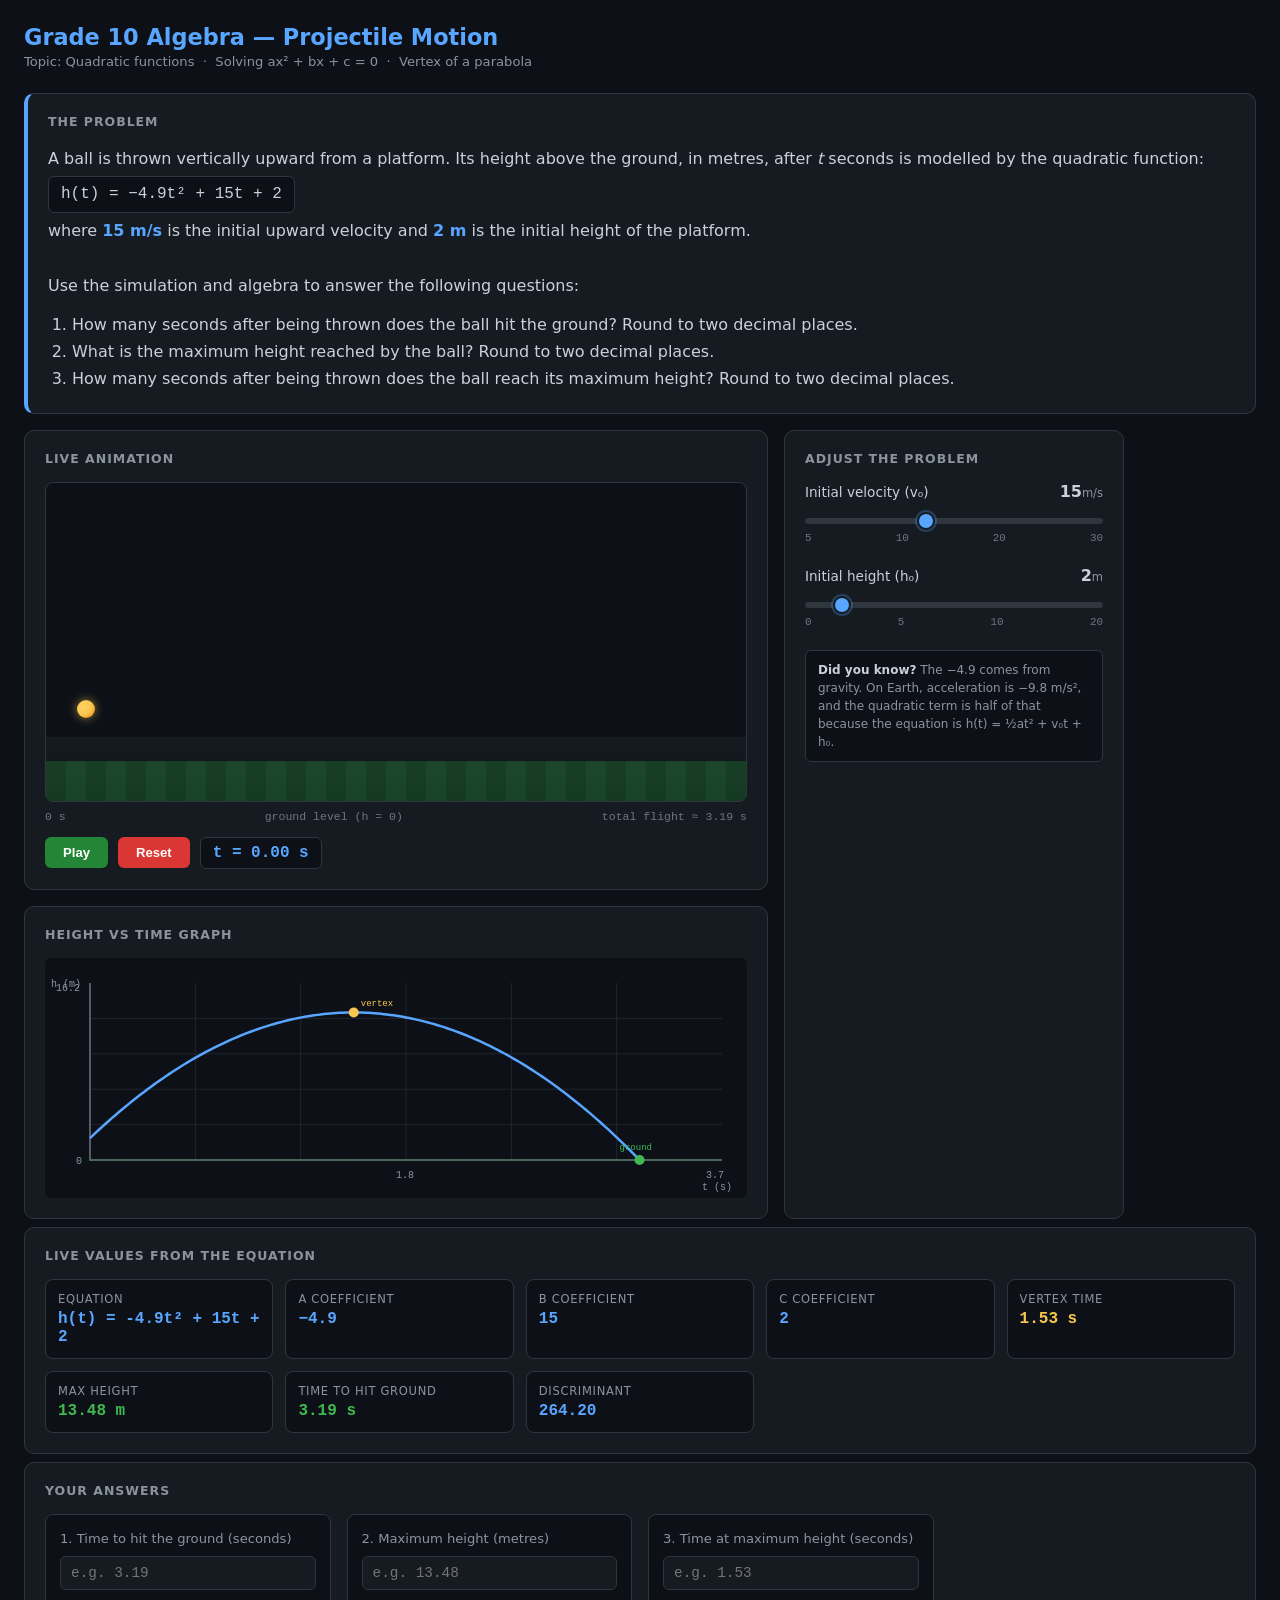
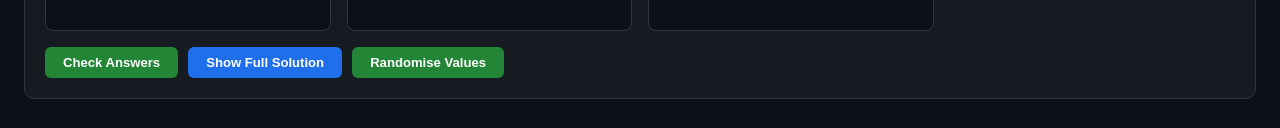
<file: unsorted/esp32-q/grade10-algebra-projectile.html>
<!DOCTYPE html>
<html lang="en">
<head>
<meta charset="UTF-8">
<meta name="viewport" content="width=device-width, initial-scale=1.0">
<title>Grade 10 Algebra — Projectile Motion</title>
<style>
* { box-sizing: border-box; margin: 0; padding: 0; }

body {
  background: #0d1117;
  color: #e6edf3;
  font-family: 'Segoe UI', system-ui, sans-serif;
  min-height: 100vh;
  padding: 24px;
}

h1 { font-size: 1.4rem; font-weight: 600; color: #58a6ff; margin-bottom: 4px; }
.subtitle { font-size: 0.82rem; color: #8b949e; margin-bottom: 24px; }

.card {
  background: #161b22;
  border: 1px solid #30363d;
  border-radius: 10px;
  padding: 20px;
}
.card h2 {
  font-size: 0.78rem;
  font-weight: 600;
  text-transform: uppercase;
  letter-spacing: 0.08em;
  color: #8b949e;
  margin-bottom: 16px;
}

.grid {
  display: grid;
  grid-template-columns: 1fr 340px;
  gap: 16px;
  max-width: 1100px;
}

/* ── Question panel ── */
#question-card {
  grid-column: 1 / -1;
  border-left: 4px solid #58a6ff;
}
.question {
  font-size: 1rem;
  color: #c9d1d9;
  line-height: 1.7;
}
.question strong { color: #58a6ff; }
.question .formula {
  display: inline-block;
  background: #0d1117;
  border: 1px solid #30363d;
  border-radius: 6px;
  padding: 4px 12px;
  font-family: monospace;
  margin: 4px 0;
}

/* ── Animation scene ── */
#scene-card { grid-row: 2; grid-column: 1; }
#scene {
  width: 100%;
  height: 320px;
  background: linear-gradient(to bottom, #0d1117 0%, #0d1117 80%, #161b22 80%, #0d1117 100%);
  border: 1px solid #30363d;
  border-radius: 8px;
  position: relative;
  overflow: hidden;
}

.ground {
  position: absolute;
  bottom: 0; left: 0; right: 0;
  height: 40px;
  background: repeating-linear-gradient(90deg, #238636, #238636 20px, #2ea043 20px, #2ea043 40px);
  opacity: 0.35;
}

.ball {
  width: 18px;
  height: 18px;
  background: radial-gradient(circle at 35% 35%, #ffd166, #f9c74f, #e07b00);
  border-radius: 50%;
  position: absolute;
  box-shadow: 0 0 10px rgba(249,199,79,0.6);
  transform: translate(-50%, -50%);
}

.trail-dot {
  width: 3px; height: 3px;
  background: rgba(249,199,79,0.35);
  border-radius: 50%;
  position: absolute;
  transform: translate(-50%, -50%);
}

#scene-labels {
  display: flex;
  justify-content: space-between;
  font-size: 0.72rem;
  color: #6e7681;
  margin-top: 8px;
  font-family: monospace;
}

.controls {
  display: flex;
  gap: 10px;
  margin-top: 14px;
  align-items: center;
  flex-wrap: wrap;
}

button {
  background: #238636;
  border: none;
  color: #fff;
  font-size: 0.82rem;
  font-weight: 600;
  padding: 8px 18px;
  border-radius: 6px;
  cursor: pointer;
  transition: background 0.2s;
}
button:hover { background: #2ea043; }
button.secondary { background: #1f6feb; }
button.secondary:hover { background: #388bfd; }
button.danger { background: #da3633; }
button.danger:hover { background: #f85149; }

#time-display {
  font-family: monospace;
  font-size: 1rem;
  color: #58a6ff;
  font-weight: 700;
  min-width: 110px;
  text-align: center;
  background: #0d1117;
  padding: 6px 12px;
  border-radius: 6px;
  border: 1px solid #30363d;
}

/* ── Graph ── */
#graph-card { grid-row: 3; grid-column: 1; }
#graph-canvas {
  width: 100%;
  height: 240px;
  background: #0d1117;
  border-radius: 6px;
  display: block;
}

/* ── Sliders / params ── */
#param-card { grid-row: 2 / 4; grid-column: 2; }

.control-row { margin-bottom: 22px; }
.control-row:last-child { margin-bottom: 0; }

.control-label {
  display: flex;
  justify-content: space-between;
  align-items: baseline;
  margin-bottom: 8px;
  font-size: 0.85rem;
}
.control-label span:first-child { color: #c9d1d9; }
.control-label .val {
  font-size: 1rem;
  font-weight: 700;
  color: #58a6ff;
  font-variant-numeric: tabular-nums;
}
.control-label .unit { font-size: 0.72rem; color: #8b949e; }

input[type=range] {
  -webkit-appearance: none;
  width: 100%;
  height: 6px;
  border-radius: 3px;
  background: #30363d;
  outline: none;
  cursor: pointer;
}
input[type=range]::-webkit-slider-thumb {
  -webkit-appearance: none;
  width: 18px; height: 18px;
  border-radius: 50%;
  background: #58a6ff;
  border: 2px solid #161b22;
  box-shadow: 0 0 0 2px #58a6ff44;
  cursor: pointer;
  transition: box-shadow 0.15s;
}
input[type=range]::-webkit-slider-thumb:hover { box-shadow: 0 0 0 4px #58a6ff44; }

.range-ticks {
  display: flex;
  justify-content: space-between;
  font-size: 0.68rem;
  color: #6e7681;
  margin-top: 4px;
  font-family: monospace;
}

.note {
  font-size: 0.75rem;
  color: #8b949e;
  line-height: 1.5;
  background: #0d1117;
  border: 1px solid #30363d;
  border-radius: 6px;
  padding: 10px 12px;
  margin-top: 16px;
}
.note strong { color: #c9d1d9; }

/* ── Answer area ── */
#answer-card {
  grid-column: 1 / -1;
  margin-top: 8px;
}

.answers-grid {
  display: grid;
  grid-template-columns: repeat(auto-fill, minmax(260px, 1fr));
  gap: 16px;
  margin-bottom: 16px;
}

.answer-block {
  background: #0d1117;
  border: 1px solid #30363d;
  border-radius: 8px;
  padding: 14px;
}
.answer-block label {
  display: block;
  font-size: 0.82rem;
  color: #8b949e;
  margin-bottom: 8px;
  line-height: 1.5;
}
.answer-block input {
  width: 100%;
  background: #161b22;
  border: 1px solid #30363d;
  color: #e6edf3;
  padding: 8px 10px;
  border-radius: 6px;
  font-family: monospace;
  font-size: 0.9rem;
  outline: none;
}
.answer-block input:focus { border-color: #58a6ff; }
.answer-block input.correct { border-color: #3fb950; background: #0d2818; }
.answer-block input.wrong { border-color: #f85149; background: #2d0d0d; }

.feedback {
  font-size: 0.78rem;
  margin-top: 8px;
  min-height: 1.4em;
  font-weight: 600;
}
.feedback.correct { color: #3fb950; }
.feedback.wrong { color: #f85149; }

/* ── Solution ── */
#solution-card { display: none; }
#solution-card.open { display: block; }

.solution-step {
  display: flex;
  gap: 14px;
  margin-bottom: 18px;
  align-items: flex-start;
}
.solution-step:last-child { margin-bottom: 0; }
.step-num {
  width: 26px; height: 26px; min-width: 26px;
  background: #1f3a5f;
  border-radius: 50%;
  display: flex; align-items: center; justify-content: center;
  font-size: 0.78rem; font-weight: 700; color: #58a6ff;
}
.solution-step h3 {
  font-size: 0.86rem;
  color: #58a6ff;
  margin-bottom: 6px;
}
.solution-step p, .solution-step li {
  font-size: 0.82rem;
  color: #8b949e;
  line-height: 1.7;
}
.solution-step li { margin-bottom: 4px; }
.solution-step ul { padding-left: 16px; }
.solution-step strong { color: #c9d1d9; }
.solution-step .math {
  font-family: monospace;
  background: #0d1117;
  border: 1px solid #30363d;
  border-radius: 6px;
  padding: 8px 12px;
  display: inline-block;
  margin: 6px 0;
  color: #e6edf3;
}
.solution-step .answer {
  color: #3fb950;
  font-weight: 700;
  font-size: 0.92rem;
}

/* ── Calculation cards ── */
#live-calc {
  margin-top: 8px;
}
.calc-grid {
  display: grid;
  grid-template-columns: repeat(auto-fill, minmax(220px, 1fr));
  gap: 12px;
}
.calc-card {
  background: #0d1117;
  border: 1px solid #30363d;
  border-radius: 8px;
  padding: 12px;
}
.calc-card .name { font-size: 0.72rem; color: #8b949e; text-transform: uppercase; letter-spacing: 0.06em; margin-bottom: 4px; }
.calc-card .value { font-size: 1rem; font-weight: 700; color: #58a6ff; font-family: monospace; }
.calc-card .value.green { color: #3fb950; }
.calc-card .value.yellow { color: #f9c74f; }
</style>
</head>
<body>

<h1>Grade 10 Algebra — Projectile Motion</h1>
<p class="subtitle">Topic: Quadratic functions &nbsp;·&nbsp; Solving ax² + bx + c = 0 &nbsp;·&nbsp; Vertex of a parabola</p>

<!-- Question -->
<div class="card" id="question-card">
  <h2>The Problem</h2>
  <p class="question">
    A ball is thrown vertically upward from a platform. Its height above the ground, in metres, after <em>t</em> seconds is modelled by the quadratic function:<br>
    <span class="formula">h(t) = −4.9t² + <span id="q-v0">15</span>t + <span id="q-h0">2</span></span><br>
    where <strong><span id="q-v0b">15</span> m/s</strong> is the initial upward velocity and <strong><span id="q-h0b">2</span> m</strong> is the initial height of the platform.<br><br>
    Use the simulation and algebra to answer the following questions:
  </p>
  <ol class="question" style="margin-top:12px; padding-left:24px;">
    <li>How many seconds after being thrown does the ball hit the ground? Round to two decimal places.</li>
    <li>What is the maximum height reached by the ball? Round to two decimal places.</li>
    <li>How many seconds after being thrown does the ball reach its maximum height? Round to two decimal places.</li>
  </ol>
</div>

<div class="grid">

  <!-- Animation scene -->
  <div class="card" id="scene-card">
    <h2>Live Animation</h2>
    <div id="scene">
      <div class="ground"></div>
      <div class="ball" id="ball" style="left: 12%; bottom: 2px;"></div>
    </div>
    <div id="scene-labels">
      <span>0 s</span>
      <span>ground level (h = 0)</span>
      <span id="total-time-label">total flight ≈ 3.20 s</span>
    </div>
    <div class="controls">
      <button id="play-btn">Play</button>
      <button id="reset-btn" class="danger">Reset</button>
      <div id="time-display">t = 0.00 s</div>
    </div>
  </div>

  <!-- Parameters -->
  <div class="card" id="param-card">
    <h2>Adjust the Problem</h2>

    <div class="control-row">
      <div class="control-label">
        <span>Initial velocity (v₀)</span>
        <span><span class="val" id="v0-val">15</span><span class="unit">m/s</span></span>
      </div>
      <input type="range" id="v0-slider" min="5" max="30" value="15" step="1">
      <div class="range-ticks"><span>5</span><span>10</span><span>20</span><span>30</span></div>
    </div>

    <div class="control-row">
      <div class="control-label">
        <span>Initial height (h₀)</span>
        <span><span class="val" id="h0-val">2</span><span class="unit">m</span></span>
      </div>
      <input type="range" id="h0-slider" min="0" max="20" value="2" step="1">
      <div class="range-ticks"><span>0</span><span>5</span><span>10</span><span>20</span></div>
    </div>

    <div class="note">
      <strong>Did you know?</strong> The −4.9 comes from gravity. On Earth, acceleration is −9.8 m/s², and the quadratic term is half of that because the equation is h(t) = ½at² + v₀t + h₀.
    </div>
  </div>

  <!-- Graph -->
  <div class="card" id="graph-card">
    <h2>Height vs Time Graph</h2>
    <canvas id="graph-canvas"></canvas>
  </div>

</div>

<!-- Live calculations -->
<div class="card" id="live-calc">
  <h2>Live Values from the Equation</h2>
  <div class="calc-grid">
    <div class="calc-card"><div class="name">Equation</div><div class="value" id="eq-str">h(t) = -4.9t² + 15t + 2</div></div>
    <div class="calc-card"><div class="name">a coefficient</div><div class="value">−4.9</div></div>
    <div class="calc-card"><div class="name">b coefficient</div><div class="value" id="b-val">15</div></div>
    <div class="calc-card"><div class="name">c coefficient</div><div class="value" id="c-val">2</div></div>
    <div class="calc-card"><div class="name">Vertex time</div><div class="value yellow" id="vert-t">1.53 s</div></div>
    <div class="calc-card"><div class="name">Max height</div><div class="value green" id="max-h">13.48 m</div></div>
    <div class="calc-card"><div class="name">Time to hit ground</div><div class="value green" id="ground-t">3.19 s</div></div>
    <div class="calc-card"><div class="name">Discriminant</div><div class="value" id="disc">240.2</div></div>
  </div>
</div>

<!-- Answer area -->
<div class="card" id="answer-card">
  <h2>Your Answers</h2>
  <div class="answers-grid">
    <div class="answer-block">
      <label>1. Time to hit the ground (seconds)</label>
      <input type="number" id="ans-ground" step="0.01" placeholder="e.g. 3.19">
      <div class="feedback" id="fb-ground"></div>
    </div>
    <div class="answer-block">
      <label>2. Maximum height (metres)</label>
      <input type="number" id="ans-maxh" step="0.01" placeholder="e.g. 13.48">
      <div class="feedback" id="fb-maxh"></div>
    </div>
    <div class="answer-block">
      <label>3. Time at maximum height (seconds)</label>
      <input type="number" id="ans-vert" step="0.01" placeholder="e.g. 1.53">
      <div class="feedback" id="fb-vert"></div>
    </div>
  </div>
  <div class="controls" style="justify-content:flex-start;">
    <button id="check-btn">Check Answers</button>
    <button id="show-solution-btn" class="secondary">Show Full Solution</button>
    <button id="new-params-btn">Randomise Values</button>
  </div>
</div>

<!-- Full solution -->
<div class="card" id="solution-card">
  <h2>Worked Solution</h2>

  <div class="solution-step">
    <div class="step-num">1</div>
    <div>
      <h3>Identify the quadratic equation</h3>
      <p>The height function is <span class="math">h(t) = −4.9t² + <span class="s-v0">15</span>t + <span class="s-h0">2</span></span>.</p>
      <p>Compare this to the standard form <span class="math">at² + bt + c = 0</span>:</p>
      <p><strong>a = −4.9</strong>, <strong>b = <span class="s-v0">15</span></strong>, <strong>c = <span class="s-h0">2</span></strong>.</p>
    </div>
  </div>

  <div class="solution-step">
    <div class="step-num">2</div>
    <div>
      <h3>Find when the ball hits the ground</h3>
      <p>At ground level, <span class="math">h(t) = 0</span>. So we solve:</p>
      <p class="math">−4.9t² + <span class="s-v0">15</span>t + <span class="s-h0">2</span> = 0</p>
      <p>Use the quadratic formula: <span class="math">t = (−b ± √(b² − 4ac)) / 2a</span></p>
      <p>Substitute the values:</p>
      <p class="math">t = (−<span class="s-v0">15</span> ± √(<span class="s-v0">15</span>² − 4 × −4.9 × <span class="s-h0">2</span>)) / (2 × −4.9)</p>
      <p class="math">t = (−<span class="s-v0">15</span> ± <span class="s-sqrt">16.50</span>) / −9.8</p>
      <p>This gives two solutions. One is negative (before the throw) so we ignore it. The positive solution is:</p>
      <p class="answer">Ground time ≈ <span class="s-ground">3.19</span> seconds</p>
    </div>
  </div>

  <div class="solution-step">
    <div class="step-num">3</div>
    <div>
      <h3>Find the time at maximum height</h3>
      <p>For a parabola, the vertex occurs at <span class="math">t = −b / 2a</span>.</p>
      <p class="math">t = −<span class="s-v0">15</span> / (2 × −4.9) = <span class="s-vert">1.53</span> s</p>
      <p class="answer">Maximum height occurs at <span class="s-vert">1.53</span> seconds</p>
    </div>
  </div>

  <div class="solution-step">
    <div class="step-num">4</div>
    <div>
      <h3>Find the maximum height</h3>
      <p>Substitute the vertex time back into the height equation:</p>
      <p class="math">h(<span class="s-vert">1.53</span>) = −4.9(<span class="s-vert">1.53</span>)² + <span class="s-v0">15</span>(<span class="s-vert">1.53</span>) + <span class="s-h0">2</span></p>
      <p class="answer">Maximum height ≈ <span class="s-maxh">13.48</span> metres</p>
    </div>
  </div>

  <div class="solution-step">
    <div class="step-num">5</div>
    <div>
      <h3>What the graph shows</h3>
      <p>The curve is a downward-opening parabola. The <strong>roots</strong> (where it crosses the t-axis) tell us when the ball is at ground level. The <strong>vertex</strong> is the highest point. The part of the curve above the t-axis represents the time the ball is in the air.</p>
    </div>
  </div>
</div>

<script>
// ── State ──────────────────────────────────────────────────────────────────
const state = { v0: 15, h0: 2 };
const GRAVITY = 9.8;
let simTime = 0;
let isPlaying = false;
let animFrame = null;
let lastTs = 0;

// ── DOM ────────────────────────────────────────────────────────────────────
const v0Slider = document.getElementById('v0-slider');
const h0Slider = document.getElementById('h0-slider');
const ball     = document.getElementById('ball');
const scene    = document.getElementById('scene');
const canvas   = document.getElementById('graph-canvas');
const ctx      = canvas.getContext('2d');

// ── Physics helpers ────────────────────────────────────────────────────────
function height(t, v0, h0) {
  return -0.5 * GRAVITY * t*t + v0 * t + h0;
}

function timeToGround(v0, h0) {
  // -4.9 t^2 + v0 t + h0 = 0  →  t = (-v0 ± sqrt(v0^2 + 19.6 h0)) / -9.8
  const a = -0.5 * GRAVITY;
  const b = v0;
  const c = h0;
  const disc = b*b - 4*a*c;
  const t1 = (-b + Math.sqrt(disc)) / (2*a);
  const t2 = (-b - Math.sqrt(disc)) / (2*a);
  return Math.max(t1, t2);
}

function vertexTime(v0) {
  return v0 / GRAVITY;  // -b / 2a  with a=-4.9, b=v0
}

function maxHeight(v0, h0) {
  const tv = vertexTime(v0);
  return height(tv, v0, h0);
}

function discriminant(v0, h0) {
  return v0*v0 + 2 * GRAVITY * h0;  // b^2 - 4ac with a=-4.9
}

// ── Update UI ──────────────────────────────────────────────────────────────
function update() {
  const { v0, h0 } = state;
  const groundT = timeToGround(v0, h0);
  const vertT   = vertexTime(v0);
  const maxH    = maxHeight(v0, h0);
  const disc    = discriminant(v0, h0);

  // Labels
  document.getElementById('v0-val').textContent = v0;
  document.getElementById('h0-val').textContent = h0;
  document.getElementById('q-v0').textContent = v0;
  document.getElementById('q-v0b').textContent = v0;
  document.getElementById('q-h0').textContent = h0;
  document.getElementById('q-h0b').textContent = h0;

  // Live calc
  document.getElementById('eq-str').textContent = `h(t) = -4.9t² + ${v0}t + ${h0}`;
  document.getElementById('b-val').textContent = v0;
  document.getElementById('c-val').textContent = h0;
  document.getElementById('vert-t').textContent = vertT.toFixed(2) + ' s';
  document.getElementById('max-h').textContent = maxH.toFixed(2) + ' m';
  document.getElementById('ground-t').textContent = groundT.toFixed(2) + ' s';
  document.getElementById('disc').textContent = disc.toFixed(2);
  document.getElementById('total-time-label').textContent = 'total flight ≈ ' + groundT.toFixed(2) + ' s';

  // Solution spans
  document.querySelectorAll('.s-v0').forEach(el => el.textContent = v0);
  document.querySelectorAll('.s-h0').forEach(el => el.textContent = h0);
  document.querySelector('.s-sqrt').textContent = Math.sqrt(disc).toFixed(2);
  document.querySelectorAll('.s-ground').forEach(el => el.textContent = groundT.toFixed(2));
  document.querySelectorAll('.s-vert').forEach(el => el.textContent = vertT.toFixed(2));
  document.querySelectorAll('.s-maxh').forEach(el => el.textContent = maxH.toFixed(2));

  // Reset simulation
  resetSim();
  drawGraph();
}

// ── Scene layout helpers ───────────────────────────────────────────────────
function sceneScale(v0, h0) {
  const groundT = timeToGround(v0, h0);
  const maxH    = maxHeight(v0, h0);
  // leave some padding above max height
  const maxY = Math.max(maxH * 1.15, h0 * 1.3, 5);
  return { xMax: groundT * 1.15, yMax: maxY };
}

function positionBall(t) {
  const { v0, h0 } = state;
  const { xMax, yMax } = sceneScale(v0, h0);
  const h = Math.max(0, height(t, v0, h0));

  const sceneW = scene.clientWidth;
  const sceneH = scene.clientHeight;
  const margin = { left: 40, bottom: 40, right: 30, top: 20 };
  const plotW = sceneW - margin.left - margin.right;
  const plotH = sceneH - margin.bottom - margin.top;

  const xPct = margin.left + (t / xMax) * plotW;
  const yPct = (sceneH - margin.bottom) - (h / yMax) * plotH;

  ball.style.left = xPct + 'px';
  ball.style.bottom = (sceneH - yPct) + 'px';
}

function addTrailDot(t) {
  const { v0, h0 } = state;
  const { xMax, yMax } = sceneScale(v0, h0);
  const h = Math.max(0, height(t, v0, h0));

  const sceneW = scene.clientWidth;
  const sceneH = scene.clientHeight;
  const margin = { left: 40, bottom: 40, right: 30, top: 20 };
  const plotW = sceneW - margin.left - margin.right;
  const plotH = sceneH - margin.bottom - margin.top;

  const xPct = margin.left + (t / xMax) * plotW;
  const yPct = (sceneH - margin.bottom) - (h / yMax) * plotH;

  const dot = document.createElement('div');
  dot.className = 'trail-dot';
  dot.style.left = xPct + 'px';
  dot.style.bottom = (sceneH - yPct) + 'px';
  scene.appendChild(dot);
  // limit trail dots
  const dots = scene.querySelectorAll('.trail-dot');
  if (dots.length > 120) dots[0].remove();
}

// ── Animation ──────────────────────────────────────────────────────────────
function resetSim() {
  pause();
  simTime = 0;
  document.querySelectorAll('.trail-dot').forEach(d => d.remove());
  positionBall(0);
  document.getElementById('time-display').textContent = 't = 0.00 s';
  document.getElementById('play-btn').textContent = 'Play';
}

function pause() {
  isPlaying = false;
  if (animFrame) cancelAnimationFrame(animFrame);
  animFrame = null;
  document.getElementById('play-btn').textContent = 'Play';
}

function play() {
  if (isPlaying) return;
  isPlaying = true;
  document.getElementById('play-btn').textContent = 'Pause';
  lastTs = performance.now();
  animFrame = requestAnimationFrame(loop);
}

function togglePlay() {
  if (isPlaying) pause(); else play();
}

function loop(ts) {
  if (!isPlaying) return;
  const dt = (ts - lastTs) / 1000;
  lastTs = ts;

  simTime += dt;
  const groundT = timeToGround(state.v0, state.h0);

  if (simTime >= groundT) {
    simTime = groundT;
    positionBall(simTime);
    document.getElementById('time-display').textContent = 't = ' + simTime.toFixed(2) + ' s';
    addTrailDot(simTime);
    pause();
    return;
  }

  positionBall(simTime);
  addTrailDot(simTime);
  document.getElementById('time-display').textContent = 't = ' + simTime.toFixed(2) + ' s';

  animFrame = requestAnimationFrame(loop);
}

// ── Graph ──────────────────────────────────────────────────────────────────
function drawGraph() {
  const W = canvas.width  = canvas.offsetWidth  * devicePixelRatio;
  const H = canvas.height = canvas.offsetHeight * devicePixelRatio;
  const dpr = devicePixelRatio;
  const { v0, h0 } = state;

  ctx.clearRect(0, 0, W, H);

  const groundT = timeToGround(v0, h0);
  const vertT   = vertexTime(v0);
  const maxH    = maxHeight(v0, h0);
  const maxY    = Math.max(maxH * 1.2, h0 * 1.5, 5);
  const maxX    = groundT * 1.15;

  const margin = { top: 25*dpr, right: 25*dpr, bottom: 38*dpr, left: 45*dpr };
  const pw = W - margin.left - margin.right;
  const ph = H - margin.top - margin.bottom;

  // Grid
  ctx.strokeStyle = '#21262d'; ctx.lineWidth = 1;
  for (let i = 1; i <= 4; i++) {
    const y = margin.top + (ph * i / 5);
    ctx.beginPath(); ctx.moveTo(margin.left, y); ctx.lineTo(margin.left + pw, y); ctx.stroke();
  }
  for (let i = 1; i <= 5; i++) {
    const x = margin.left + (pw * i / 6);
    ctx.beginPath(); ctx.moveTo(x, margin.top); ctx.lineTo(x, H - margin.bottom); ctx.stroke();
  }

  // Axes
  ctx.strokeStyle = '#6e7681'; ctx.lineWidth = 1.5*dpr;
  ctx.beginPath(); ctx.moveTo(margin.left, margin.top); ctx.lineTo(margin.left, H - margin.bottom); ctx.lineTo(margin.left + pw, H - margin.bottom); ctx.stroke();

  // Labels
  ctx.fillStyle = '#8b949e'; ctx.font = `${10*dpr}px monospace`;
  ctx.fillText('h (m)', 6*dpr, margin.top + 4*dpr);
  ctx.fillText('t (s)', margin.left + pw - 20*dpr, H - 8*dpr);
  ctx.fillText('0', margin.left - 14*dpr, H - margin.bottom + 4*dpr);
  ctx.fillText(maxY.toFixed(1), margin.left - 34*dpr, margin.top + 8*dpr);
  ctx.fillText((maxX/2).toFixed(1), margin.left + pw/2 - 10*dpr, H - margin.bottom + 18*dpr);
  ctx.fillText(maxX.toFixed(1), margin.left + pw - 16*dpr, H - margin.bottom + 18*dpr);

  // Parabola
  ctx.strokeStyle = '#58a6ff'; ctx.lineWidth = 2.5*dpr;
  ctx.beginPath();
  const steps = 200;
  for (let i = 0; i <= steps; i++) {
    const t = (i / steps) * maxX;
    const h = height(t, v0, h0);
    if (h < 0) continue;
    const x = margin.left + (t / maxX) * pw;
    const y = (H - margin.bottom) - (h / maxY) * ph;
    if (i === 0) ctx.moveTo(x, y); else ctx.lineTo(x, y);
  }
  ctx.stroke();

  // Ground line
  ctx.strokeStyle = '#23863666'; ctx.lineWidth = 2*dpr;
  ctx.setLineDash([4*dpr, 3*dpr]);
  ctx.beginPath(); ctx.moveTo(margin.left, H - margin.bottom); ctx.lineTo(margin.left + pw, H - margin.bottom); ctx.stroke();
  ctx.setLineDash([]);

  // Vertex dot + label
  const vx = margin.left + (vertT / maxX) * pw;
  const vy = (H - margin.bottom) - (maxH / maxY) * ph;
  ctx.fillStyle = '#f9c74f';
  ctx.beginPath(); ctx.arc(vx, vy, 5*dpr, 0, Math.PI*2); ctx.fill();
  ctx.fillStyle = '#f9c74f'; ctx.font = `${9*dpr}px monospace`;
  ctx.fillText('vertex', vx + 7*dpr, vy - 7*dpr);

  // Root dot
  const rx = margin.left + (groundT / maxX) * pw;
  ctx.fillStyle = '#3fb950';
  ctx.beginPath(); ctx.arc(rx, H - margin.bottom, 5*dpr, 0, Math.PI*2); ctx.fill();
  ctx.fillStyle = '#3fb950'; ctx.font = `${9*dpr}px monospace`;
  ctx.fillText('ground', rx - 20*dpr, H - margin.bottom - 10*dpr);

  // Current ball position on graph if simTime > 0
  if (simTime > 0 && simTime <= groundT) {
    const cx = margin.left + (simTime / maxX) * pw;
    const cy = (H - margin.bottom) - (height(simTime, v0, h0) / maxY) * ph;
    ctx.fillStyle = '#f9c74f';
    ctx.beginPath(); ctx.arc(cx, cy, 5*dpr, 0, Math.PI*2); ctx.fill();
  }
}

// ── Check answers ──────────────────────────────────────────────────────────
function checkAnswer() {
  const { v0, h0 } = state;
  const groundT = timeToGround(v0, h0);
  const vertT   = vertexTime(v0);
  const maxH    = maxHeight(v0, h0);

  checkField('ans-ground', groundT, 'fb-ground', 's');
  checkField('ans-maxh',   maxH,    'fb-maxh',   'm');
  checkField('ans-vert',   vertT,   'fb-vert',   's');
}

function checkField(inputId, expected, feedbackId, unitType) {
  const input = document.getElementById(inputId);
  const fb    = document.getElementById(feedbackId);
  const val   = parseFloat(input.value);
  if (isNaN(val)) { fb.textContent = 'Please enter a number.'; fb.className = 'feedback wrong'; input.className = ''; return; }

  const tol = 0.05; // ±0.05 tolerance
  const unit = unitType === 's' ? 'seconds' : 'metres';

  if (Math.abs(val - expected) <= tol) {
    input.className = 'correct';
    fb.textContent = `Correct! The answer is ${expected.toFixed(2)} ${unit}.`;
    fb.className = 'feedback correct';
  } else {
    input.className = 'wrong';
    fb.textContent = `Not quite. Try again — the correct answer is ${expected.toFixed(2)} ${unit}.`;
    fb.className = 'feedback wrong';
  }
}

// ── Solution toggle ────────────────────────────────────────────────────────
document.getElementById('show-solution-btn').addEventListener('click', () => {
  const card = document.getElementById('solution-card');
  card.classList.toggle('open');
  document.getElementById('show-solution-btn').textContent =
    card.classList.contains('open') ? 'Hide Solution' : 'Show Full Solution';
});

// ── Sliders ────────────────────────────────────────────────────────────────
v0Slider.addEventListener('input', () => { state.v0 = parseInt(v0Slider.value); update(); });
h0Slider.addEventListener('input', () => { state.h0 = parseInt(h0Slider.value); update(); });

// ── Buttons ────────────────────────────────────────────────────────────────
document.getElementById('play-btn').addEventListener('click', togglePlay);
document.getElementById('reset-btn').addEventListener('click', resetSim);
document.getElementById('check-btn').addEventListener('click', checkAnswer);

document.getElementById('new-params-btn').addEventListener('click', () => {
  state.v0 = Math.floor(Math.random() * 16) + 10;  // 10–25
  state.h0 = Math.floor(Math.random() * 11) + 1;   // 1–11
  v0Slider.value = state.v0;
  h0Slider.value = state.h0;
  // clear answer fields
  ['ans-ground', 'ans-maxh', 'ans-vert'].forEach(id => {
    document.getElementById(id).value = '';
    document.getElementById(id).className = '';
    const fb = document.getElementById(id.replace('ans', 'fb'));
    fb.textContent = ''; fb.className = 'feedback';
  });
  update();
});

// ── Resize ─────────────────────────────────────────────────────────────────
window.addEventListener('resize', () => { drawGraph(); positionBall(simTime); });

// ── Init ───────────────────────────────────────────────────────────────────
update();
</script>
</body>
</html>
</file>
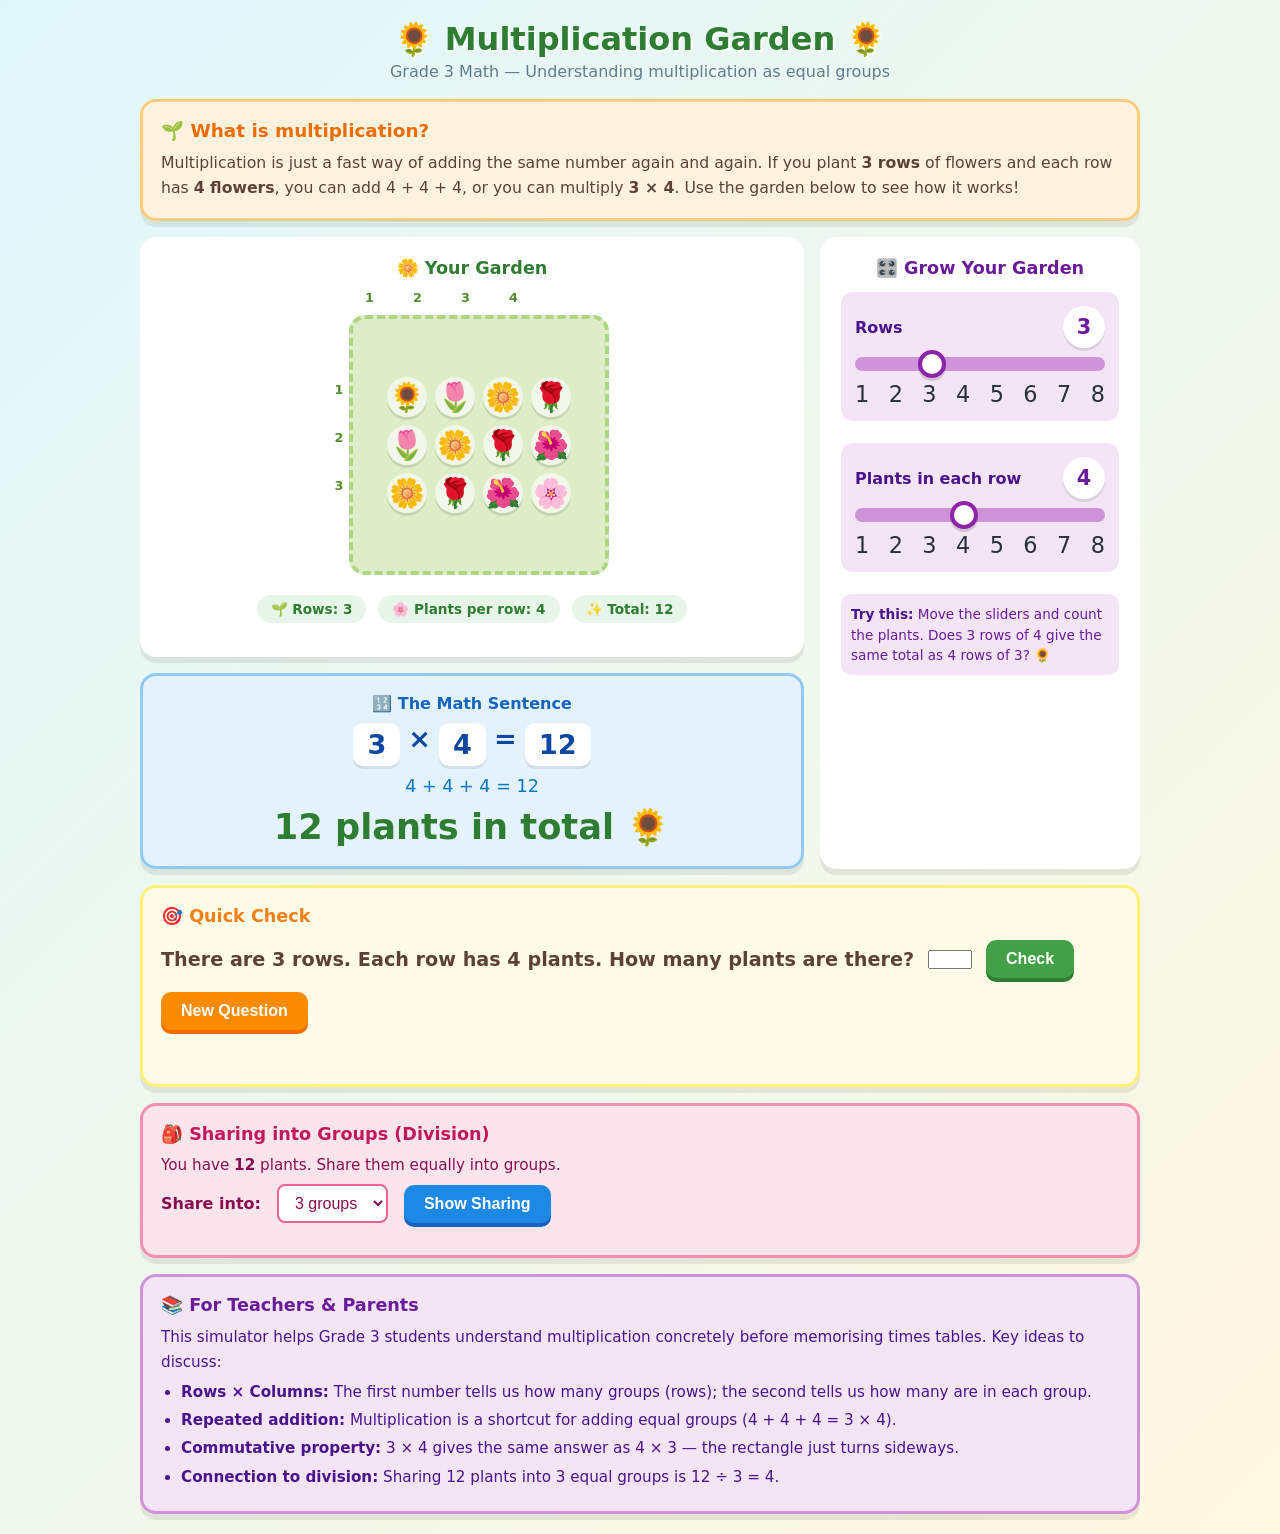
<file: unsorted/esp32-q/grade3-multiplication-garden.html>
<!DOCTYPE html>
<html lang="en">
<head>
<meta charset="UTF-8">
<meta name="viewport" content="width=device-width, initial-scale=1.0">
<title>Grade 3 Math — Multiplication Garden</title>
<style>
* { box-sizing: border-box; margin: 0; padding: 0; }

body {
  background: linear-gradient(135deg, #e0f7fa 0%, #fff8e1 100%);
  color: #263238;
  font-family: 'Comic Sans MS', 'Chalkboard SE', 'Segoe UI', system-ui, sans-serif;
  min-height: 100vh;
  padding: 20px;
}

header {
  text-align: center;
  margin-bottom: 18px;
}

h1 {
  font-size: 2rem;
  color: #2e7d32;
  text-shadow: 2px 2px 0 #fff;
}

.subtitle {
  font-size: 1rem;
  color: #607d8b;
  margin-top: 4px;
}

.card {
  background: #ffffff;
  border-radius: 16px;
  box-shadow: 0 6px 0 rgba(0,0,0,0.08);
  padding: 18px;
  border: 3px solid #ffffff;
}

.grid {
  display: grid;
  grid-template-columns: 1fr 320px;
  gap: 16px;
  max-width: 1000px;
  margin: 0 auto;
}

/* ── Question / intro ── */
#intro-card {
  grid-column: 1 / -1;
  background: #fff3e0;
  border-color: #ffcc80;
}
#intro-card h2 {
  color: #ef6c00;
  font-size: 1.15rem;
  margin-bottom: 8px;
}
#intro-card p {
  font-size: 0.98rem;
  color: #5d4037;
  line-height: 1.6;
}

.garden-wrap {
  display: flex;
  flex-direction: column;
  align-items: center;
}

.col-labels {
  display: flex;
  gap: 8px;
  margin-bottom: 4px;
}
.col-label {
  width: 40px;
  text-align: center;
  font-size: 0.72rem;
  font-weight: 700;
  color: #558b2f;
}

.row-labels {
  display: flex;
  flex-direction: column;
  gap: 8px;
  margin-right: 6px;
  justify-content: center;
}
.row-label {
  height: 40px;
  display: flex;
  align-items: center;
  justify-content: center;
  font-size: 0.72rem;
  font-weight: 700;
  color: #558b2f;
}

.garden-flex {
  display: flex;
  align-items: center;
}

/* ── Garden scene ── */
#scene-card {
  grid-column: 1;
  grid-row: 2;
  min-height: 420px;
  display: flex;
  flex-direction: column;
  align-items: center;
}
#scene-card h2 {
  color: #2e7d32;
  font-size: 1.1rem;
  margin-bottom: 12px;
  text-align: center;
}

#garden {
  display: grid;
  gap: 8px;
  margin: 10px 0;
  padding: 14px;
  background: #dcedc8;
  border-radius: 16px;
  border: 4px dashed #aed581;
  min-width: 260px;
  min-height: 260px;
  justify-content: center;
  align-content: center;
}

.plant {
  width: 40px; height: 40px;
  font-size: 1.8rem;
  display: flex; align-items: center; justify-content: center;
  background: #f1f8e9;
  border-radius: 50%;
  box-shadow: 0 3px 0 rgba(0,0,0,0.1);
  user-select: none;
  transition: transform 0.15s;
  animation: pop 0.3s ease-out;
}
@keyframes pop {
  0% { transform: scale(0); }
  70% { transform: scale(1.2); }
  100% { transform: scale(1); }
}

.row-label, .col-label {
  font-size: 0.8rem;
  font-weight: 700;
  color: #558b2f;
  text-align: center;
}

#garden-info {
  display: flex;
  gap: 12px;
  flex-wrap: wrap;
  justify-content: center;
  margin-top: 10px;
}
.info-pill {
  background: #e8f5e9;
  border-radius: 20px;
  padding: 6px 14px;
  font-size: 0.85rem;
  color: #2e7d32;
  font-weight: 700;
}

/* ── Controls ── */
#control-card {
  grid-column: 2;
  grid-row: 2 / 4;
}
#control-card h2 {
  color: #6a1b9a;
  font-size: 1.1rem;
  margin-bottom: 14px;
  text-align: center;
}

.control-row {
  margin-bottom: 22px;
  background: #f3e5f5;
  border-radius: 12px;
  padding: 14px;
}
.control-row:last-child { margin-bottom: 0; }

.control-label {
  display: flex;
  justify-content: space-between;
  align-items: center;
  margin-bottom: 8px;
  font-size: 1rem;
  font-weight: 700;
  color: #4a148c;
}
.control-label .val {
  background: #ffffff;
  color: #6a1b9a;
  font-size: 1.3rem;
  width: 42px; height: 42px;
  display: flex; align-items: center; justify-content: center;
  border-radius: 50%;
  box-shadow: 0 3px 0 rgba(0,0,0,0.1);
}

input[type=range] {
  -webkit-appearance: none;
  width: 100%;
  height: 14px;
  border-radius: 8px;
  background: #ce93d8;
  outline: none;
  cursor: pointer;
}
input[type=range]::-webkit-slider-thumb {
  -webkit-appearance: none;
  width: 28px; height: 28px;
  border-radius: 50%;
  background: #ffffff;
  border: 4px solid #8e24aa;
  box-shadow: 0 3px 0 rgba(0,0,0,0.15);
  cursor: pointer;
}

.emoji-row {
  display: flex;
  justify-content: space-between;
  font-size: 1.4rem;
  margin-top: 6px;
}

.tip {
  font-size: 0.85rem;
  color: #6a1b9a;
  background: #f3e5f5;
  border-radius: 10px;
  padding: 10px;
  line-height: 1.5;
  margin-top: 14px;
}
.tip strong { color: #4a148c; }

/* ── Equation strip ── */
#equation-card {
  grid-column: 1;
  grid-row: 3;
  text-align: center;
  background: #e3f2fd;
  border-color: #90caf9;
}
#equation-card h2 {
  color: #1565c0;
  font-size: 1rem;
  margin-bottom: 10px;
}
#equation {
  font-size: 1.7rem;
  color: #0d47a1;
  font-weight: 700;
  margin-bottom: 10px;
  display: flex;
  justify-content: center;
  gap: 8px;
  flex-wrap: wrap;
}
.eq-box {
  background: #ffffff;
  border-radius: 10px;
  padding: 6px 14px;
  box-shadow: 0 3px 0 rgba(0,0,0,0.08);
}
#repeated-add {
  font-size: 1.1rem;
  color: #0277bd;
  margin-bottom: 10px;
}
#total-plants {
  font-size: 2.2rem;
  color: #2e7d32;
  font-weight: 800;
}

/* ── Quiz area ── */
#quiz-card {
  grid-column: 1 / -1;
  grid-row: 4;
  background: #fffde7;
  border-color: #fff176;
}
#quiz-card h2 {
  color: #f57f17;
  font-size: 1.1rem;
  margin-bottom: 14px;
}

.quiz-row {
  display: flex;
  gap: 14px;
  align-items: center;
  flex-wrap: wrap;
  margin-bottom: 12px;
}
.quiz-question {
  font-size: 1.2rem;
  color: #5d4037;
  font-weight: 700;
}
.quiz-question .blank {
  display: inline-block;
  width: 70px;
  border-bottom: 3px solid #fbc02d;
  text-align: center;
  color: #f57f17;
}
.quiz-question input {
  width: 70px;
  font-size: 1.2rem;
  text-align: center;
  border: 3px solid #fbc02d;
  border-radius: 8px;
  padding: 4px;
  outline: none;
  color: #f57f17;
  font-weight: 700;
}

button {
  background: #43a047;
  border: none;
  color: #fff;
  font-size: 1rem;
  font-weight: 700;
  padding: 10px 20px;
  border-radius: 10px;
  cursor: pointer;
  box-shadow: 0 4px 0 #2e7d32;
  transition: transform 0.1s, box-shadow 0.1s;
}
button:active {
  transform: translateY(4px);
  box-shadow: 0 0 0 #2e7d32;
}
button.blue {
  background: #1e88e5;
  box-shadow: 0 4px 0 #1565c0;
}
button.blue:active { box-shadow: 0 0 0 #1565c0; }
button.orange {
  background: #fb8c00;
  box-shadow: 0 4px 0 #ef6c00;
}
button.orange:active { box-shadow: 0 0 0 #ef6c00; }

.feedback {
  font-size: 1rem;
  font-weight: 700;
  margin-top: 10px;
  min-height: 1.5em;
}
.feedback.correct { color: #2e7d32; }
.feedback.wrong { color: #d84315; }

/* ── Sharing / division section ── */
#share-card {
  grid-column: 1 / -1;
  grid-row: 5;
  background: #fce4ec;
  border-color: #f48fb1;
}
#share-card h2 {
  color: #c2185b;
  font-size: 1.1rem;
  margin-bottom: 12px;
}
#share-controls {
  display: flex;
  gap: 16px;
  align-items: center;
  flex-wrap: wrap;
  margin-bottom: 14px;
}
#share-controls label { font-weight: 700; color: #880e4f; }
#share-controls select {
  font-size: 1rem;
  padding: 8px 12px;
  border-radius: 8px;
  border: 2px solid #f06292;
  outline: none;
  background: #fff;
  color: #880e4f;
}
#share-groups {
  display: flex;
  flex-wrap: wrap;
  gap: 10px;
  justify-content: center;
}
.group {
  background: #fff;
  border: 3px dashed #f06292;
  border-radius: 12px;
  padding: 8px;
  min-width: 80px;
  text-align: center;
}
.group-title {
  font-size: 0.75rem;
  color: #880e4f;
  font-weight: 700;
  margin-bottom: 4px;
}
.group-plants { font-size: 1.3rem; }

/* ── Help / teacher section ── */
#help-card {
  grid-column: 1 / -1;
  grid-row: 6;
  background: #f3e5f5;
  border-color: #ce93d8;
}
#help-card h2 {
  color: #6a1b9a;
  font-size: 1.1rem;
  margin-bottom: 10px;
}
#help-card p, #help-card li {
  font-size: 0.95rem;
  color: #4a148c;
  line-height: 1.6;
}
#help-card ul { padding-left: 20px; margin-top: 6px; }
#help-card li { margin-bottom: 4px; }
</style>
</head>
<body>

<header>
  <h1>🌻 Multiplication Garden 🌻</h1>
  <p class="subtitle">Grade 3 Math — Understanding multiplication as equal groups</p>
</header>

<div class="grid">

  <!-- Intro -->
  <div class="card" id="intro-card">
    <h2>🌱 What is multiplication?</h2>
    <p>Multiplication is just a fast way of adding the same number again and again. If you plant <strong>3 rows</strong> of flowers and each row has <strong>4 flowers</strong>, you can add 4 + 4 + 4, or you can multiply <strong>3 × 4</strong>. Use the garden below to see how it works!</p>
  </div>

  <!-- Garden scene -->
  <div class="card" id="scene-card">
    <h2>🌼 Your Garden</h2>
    <div class="garden-wrap">
      <div class="garden-flex">
        <div class="row-labels" id="row-labels"></div>
        <div>
          <div class="col-labels" id="col-labels"></div>
          <div id="garden"></div>
        </div>
      </div>
    </div>
    <div id="garden-info">
      <div class="info-pill">🌱 Rows: <span id="info-rows">3</span></div>
      <div class="info-pill">🌸 Plants per row: <span id="info-cols">4</span></div>
      <div class="info-pill">✨ Total: <span id="info-total">12</span></div>
    </div>
  </div>

  <!-- Controls -->
  <div class="card" id="control-card">
    <h2>🎛️ Grow Your Garden</h2>

    <div class="control-row">
      <div class="control-label">
        <span>Rows</span>
        <div class="val" id="rows-val">3</div>
      </div>
      <input type="range" id="rows-slider" min="1" max="8" value="3" step="1">
      <div class="emoji-row"><span>1</span><span>2</span><span>3</span><span>4</span><span>5</span><span>6</span><span>7</span><span>8</span></div>
    </div>

    <div class="control-row">
      <div class="control-label">
        <span>Plants in each row</span>
        <div class="val" id="cols-val">4</div>
      </div>
      <input type="range" id="cols-slider" min="1" max="8" value="4" step="1">
      <div class="emoji-row"><span>1</span><span>2</span><span>3</span><span>4</span><span>5</span><span>6</span><span>7</span><span>8</span></div>
    </div>

    <div class="tip">
      <strong>Try this:</strong> Move the sliders and count the plants. Does 3 rows of 4 give the same total as 4 rows of 3? 🌻
    </div>
  </div>

  <!-- Equation -->
  <div class="card" id="equation-card">
    <h2>🔢 The Math Sentence</h2>
    <div id="equation">
      <span class="eq-box" id="eq-rows">3</span>
      <span>×</span>
      <span class="eq-box" id="eq-cols">4</span>
      <span>=</span>
      <span class="eq-box" id="eq-total">12</span>
    </div>
    <div id="repeated-add">4 + 4 + 4 = 12</div>
    <div id="total-plants">12 plants in total 🌻</div>
  </div>

  <!-- Quiz -->
  <div class="card" id="quiz-card">
    <h2>🎯 Quick Check</h2>
    <div class="quiz-row">
      <div class="quiz-question">There are <span id="q-rows">3</span> rows. Each row has <span id="q-cols">4</span> plants. How many plants are there?</div>
      <input type="number" id="quiz-answer" min="0" max="64">
      <button id="check-btn">Check</button>
      <button id="new-question-btn" class="orange">New Question</button>
    </div>
    <div class="feedback" id="quiz-feedback"></div>
  </div>

  <!-- Sharing / division -->
  <div class="card" id="share-card">
    <h2>🎒 Sharing into Groups (Division)</h2>
    <p style="font-size:0.95rem; color:#880e4f; margin-bottom:10px;">You have <strong id="share-total">12</strong> plants. Share them equally into groups.</p>
    <div id="share-controls">
      <label for="share-select">Share into:</label>
      <select id="share-select">
        <option value="1">1 group</option>
        <option value="2">2 groups</option>
        <option value="3" selected>3 groups</option>
        <option value="4">4 groups</option>
        <option value="6">6 groups</option>
      </select>
      <button id="share-btn" class="blue">Show Sharing</button>
    </div>
    <div id="share-result" style="font-size:1rem; color:#880e4f; font-weight:700; margin-bottom:10px;"></div>
    <div id="share-groups"></div>
  </div>

  <!-- Help for teachers / parents -->
  <div class="card" id="help-card">
    <h2>📚 For Teachers &amp; Parents</h2>
    <p>This simulator helps Grade 3 students understand multiplication concretely before memorising times tables. Key ideas to discuss:</p>
    <ul>
      <li><strong>Rows × Columns:</strong> The first number tells us how many groups (rows); the second tells us how many are in each group.</li>
      <li><strong>Repeated addition:</strong> Multiplication is a shortcut for adding equal groups (4 + 4 + 4 = 3 × 4).</li>
      <li><strong>Commutative property:</strong> 3 × 4 gives the same answer as 4 × 3 — the rectangle just turns sideways.</li>
      <li><strong>Connection to division:</strong> Sharing 12 plants into 3 equal groups is 12 ÷ 3 = 4.</li>
    </ul>
  </div>

</div>

<script>
// ── State ──────────────────────────────────────────────────────────────────
const state = { rows: 3, cols: 4 };
const PLANTS = ['🌻','🌷','🌼','🌹','🌺','🌸','🌵','🌱'];

// ── DOM ────────────────────────────────────────────────────────────────────
const rowsSlider = document.getElementById('rows-slider');
const colsSlider = document.getElementById('cols-slider');
const garden     = document.getElementById('garden');

function update() {
  const { rows, cols } = state;
  const total = rows * cols;

  // Update labels
  document.getElementById('rows-val').textContent = rows;
  document.getElementById('cols-val').textContent = cols;
  document.getElementById('info-rows').textContent = rows;
  document.getElementById('info-cols').textContent = cols;
  document.getElementById('info-total').textContent = total;
  document.getElementById('eq-rows').textContent = rows;
  document.getElementById('eq-cols').textContent = cols;
  document.getElementById('eq-total').textContent = total;
  document.getElementById('total-plants').textContent = total + ' plant' + (total !== 1 ? 's' : '') + ' in total ' + (total > 0 ? '🌻' : '😢');

  // Repeated addition
  let addText = '';
  if (cols === 0) addText = '0';
  else if (rows === 1) addText = cols + ' = ' + total;
  else {
    const parts = [];
    for (let i = 0; i < rows; i++) parts.push(cols);
    addText = parts.join(' + ') + ' = ' + total;
  }
  document.getElementById('repeated-add').textContent = addText;

  // Update quiz question
  document.getElementById('q-rows').textContent = rows;
  document.getElementById('q-cols').textContent = cols;
  document.getElementById('share-total').textContent = total;

  // Draw garden
  drawGarden(rows, cols);

  // Clear quiz feedback
  document.getElementById('quiz-feedback').textContent = '';
  document.getElementById('quiz-feedback').className = 'feedback';
  document.getElementById('quiz-answer').value = '';
  document.getElementById('quiz-answer').className = '';

  // Update sharing
  updateShareOptions(total);
  document.getElementById('share-groups').innerHTML = '';
  document.getElementById('share-result').textContent = '';
}

function drawGarden(rows, cols) {
  garden.innerHTML = '';
  garden.style.gridTemplateColumns = `repeat(${cols}, 40px)`;

  const colLabels = document.getElementById('col-labels');
  colLabels.innerHTML = '';
  for (let c = 0; c < cols; c++) {
    const lbl = document.createElement('div');
    lbl.className = 'col-label';
    lbl.textContent = c + 1;
    colLabels.appendChild(lbl);
  }

  const rowLabels = document.getElementById('row-labels');
  rowLabels.innerHTML = '';
  for (let r = 0; r < rows; r++) {
    const lbl = document.createElement('div');
    lbl.className = 'row-label';
    lbl.textContent = r + 1;
    rowLabels.appendChild(lbl);
  }

  for (let r = 0; r < rows; r++) {
    for (let c = 0; c < cols; c++) {
      const plant = document.createElement('div');
      plant.className = 'plant';
      plant.textContent = PLANTS[(r + c) % PLANTS.length];
      plant.title = 'Row ' + (r+1) + ', Plant ' + (c+1);
      garden.appendChild(plant);
    }
  }
}

function updateShareOptions(total) {
  const sel = document.getElementById('share-select');
  sel.innerHTML = '';
  const options = [1, 2, 3, 4, 5, 6];
  options.forEach(n => {
    if (total % n === 0 || n <= total) {
      const opt = document.createElement('option');
      opt.value = n;
      opt.textContent = n + ' group' + (n > 1 ? 's' : '');
      sel.appendChild(opt);
    }
  });
  // Try to keep 3 selected if possible
  if (total % 3 === 0) sel.value = 3;
  else sel.value = 1;
}

// ── Quiz check ─────────────────────────────────────────────────────────────
document.getElementById('check-btn').addEventListener('click', () => {
  const input = document.getElementById('quiz-answer');
  const fb    = document.getElementById('quiz-feedback');
  const guess = parseInt(input.value);
  const total = state.rows * state.cols;

  if (isNaN(guess)) {
    fb.textContent = 'Please type a number in the box. 🌱';
    fb.className = 'feedback wrong';
    input.className = '';
    return;
  }

  if (guess === total) {
    fb.textContent = 'Correct! ' + state.rows + ' × ' + state.cols + ' = ' + total + '. Great job! 🌟';
    fb.className = 'feedback correct';
    input.className = 'correct';
  } else {
    fb.textContent = 'Not quite. Try counting the plants in the garden. The answer is ' + total + '.';
    fb.className = 'feedback wrong';
    input.className = 'wrong';
  }
});

document.getElementById('new-question-btn').addEventListener('click', () => {
  state.rows = Math.floor(Math.random() * 6) + 2; // 2–7
  state.cols = Math.floor(Math.random() * 6) + 2; // 2–7
  rowsSlider.value = state.rows;
  colsSlider.value = state.cols;
  update();
});

// ── Sharing / division ─────────────────────────────────────────────────────
document.getElementById('share-btn').addEventListener('click', () => {
  const total = state.rows * state.cols;
  const groups = parseInt(document.getElementById('share-select').value);
  const perGroup = Math.floor(total / groups);
  const remainder = total % groups;

  const container = document.getElementById('share-groups');
  const result    = document.getElementById('share-result');
  container.innerHTML = '';

  if (remainder === 0) {
    result.textContent = total + ' ÷ ' + groups + ' = ' + perGroup + ' plants in each group.';
  } else {
    result.textContent = total + ' cannot be shared equally into ' + groups + ' groups. There would be ' + remainder + ' left over.';
  }

  for (let g = 1; g <= groups; g++) {
    const groupDiv = document.createElement('div');
    groupDiv.className = 'group';
    groupDiv.innerHTML = `<div class="group-title">Group ${g}</div><div class="group-plants">${'🌻'.repeat(perGroup)}</div>`;
    container.appendChild(groupDiv);
  }

  if (remainder > 0) {
    const leftover = document.createElement('div');
    leftover.className = 'group';
    leftover.style.borderColor = '#fbc02d';
    leftover.innerHTML = `<div class="group-title">Left over</div><div class="group-plants">${'🌻'.repeat(remainder)}</div>`;
    container.appendChild(leftover);
  }
});

// ── Sliders ────────────────────────────────────────────────────────────────
rowsSlider.addEventListener('input', () => { state.rows = parseInt(rowsSlider.value); update(); });
colsSlider.addEventListener('input', () => { state.cols = parseInt(colsSlider.value); update(); });

// ── Init ───────────────────────────────────────────────────────────────────
update();
</script>
</body>
</html>
</file>
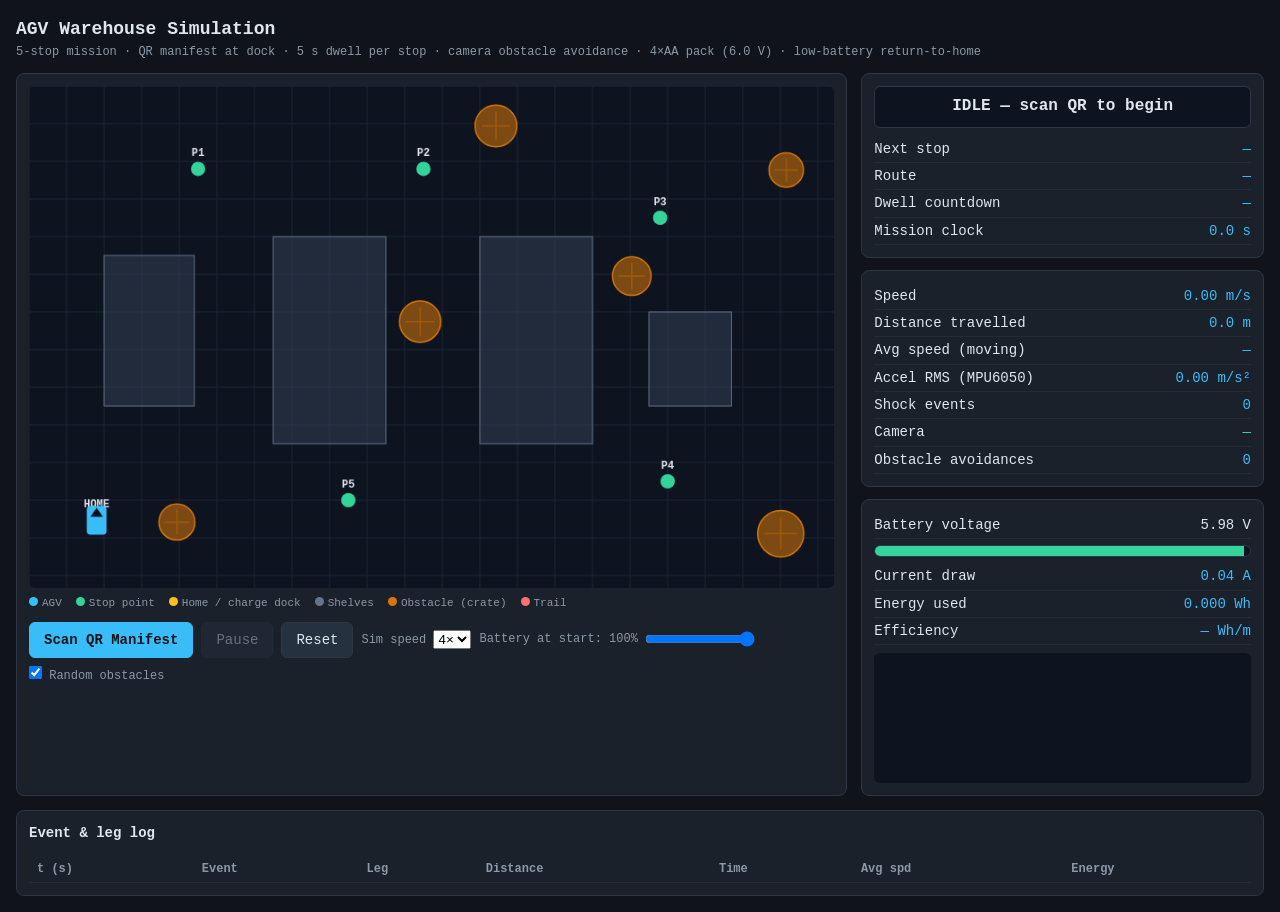
<file: unsorted/Qoder/Teaching Files/agv-simulation.html>
<!DOCTYPE html>
<html lang="en">
<head>
<meta charset="UTF-8">
<title>AGV Warehouse Simulation</title>
<style>
  :root { --bg:#10141a; --panel:#1a212b; --line:#2c3644; --text:#dfe6ee; --dim:#8b98a9;
          --acc:#38bdf8; --ok:#34d399; --warn:#fbbf24; --bad:#f87171; }
  * { box-sizing:border-box; margin:0; }
  body { background:var(--bg); color:var(--text); font:14px/1.45 "SF Mono",Menlo,Consolas,monospace; padding:16px; }
  h1 { font-size:18px; margin-bottom:2px; }
  .sub { color:var(--dim); font-size:12px; margin-bottom:12px; }
  .layout { display:flex; gap:14px; flex-wrap:wrap; }
  .panel { background:var(--panel); border:1px solid var(--line); border-radius:8px; padding:12px; }
  #mapPanel { flex:2; min-width:560px; }
  #sidePanel { flex:1; min-width:280px; display:flex; flex-direction:column; gap:12px; }
  canvas { display:block; width:100%; border-radius:6px; }
  .controls { display:flex; gap:8px; flex-wrap:wrap; align-items:center; margin-top:10px; }
  button { background:#263140; color:var(--text); border:1px solid var(--line); border-radius:6px;
           padding:7px 14px; font:inherit; cursor:pointer; }
  button:hover { background:#31405280; border-color:var(--acc); }
  button:disabled { opacity:.4; cursor:default; }
  button.primary { background:var(--acc); color:#04121c; border-color:var(--acc); font-weight:bold; }
  label { color:var(--dim); font-size:12px; }
  select,input[type=range] { vertical-align:middle; }
  .stat { display:flex; justify-content:space-between; padding:3px 0; border-bottom:1px solid #222b36; }
  .stat b { color:var(--acc); font-weight:normal; }
  .status { font-size:16px; font-weight:bold; padding:8px; border-radius:6px; text-align:center;
            background:#0d1420; border:1px solid var(--line); margin-bottom:8px; }
  .battbar { height:12px; background:#0d1420; border:1px solid var(--line); border-radius:6px; overflow:hidden; margin:6px 0; }
  .battfill { height:100%; background:var(--ok); transition:width .3s; }
  #logWrap { margin-top:14px; max-height:220px; overflow:auto; }
  table { width:100%; border-collapse:collapse; font-size:12px; }
  th,td { text-align:left; padding:4px 8px; border-bottom:1px solid #222b36; white-space:nowrap; }
  th { color:var(--dim); position:sticky; top:0; background:var(--panel); }
  #qrOverlay { position:fixed; inset:0; background:#000a; display:none; align-items:center;
               justify-content:center; z-index:10; }
  #qrBox { background:var(--panel); border:1px solid var(--acc); border-radius:10px; padding:24px; text-align:center; }
  #qrCanvas { background:#fff; border-radius:4px; margin:10px auto; }
  #decoded { color:var(--ok); font-size:15px; margin-top:8px; min-height:20px; }
  .legend { display:flex; gap:14px; margin-top:8px; font-size:11px; color:var(--dim); flex-wrap:wrap; }
  .dot { display:inline-block; width:9px; height:9px; border-radius:50%; margin-right:4px; }
</style>
</head>
<body>
<h1>AGV Warehouse Simulation</h1>
<div class="sub">5-stop mission · QR manifest at dock · 5 s dwell per stop · camera obstacle avoidance · 4×AA pack (6.0 V) · low-battery return-to-home</div>

<div class="layout">
  <div class="panel" id="mapPanel">
    <canvas id="map" width="900" height="560"></canvas>
    <div class="legend">
      <span><span class="dot" style="background:#38bdf8"></span>AGV</span>
      <span><span class="dot" style="background:#34d399"></span>Stop point</span>
      <span><span class="dot" style="background:#fbbf24"></span>Home / charge dock</span>
      <span><span class="dot" style="background:#64748b"></span>Shelves</span>
      <span><span class="dot" style="background:#d97706"></span>Obstacle (crate)</span>
      <span><span class="dot" style="background:#f87171"></span>Trail</span>
    </div>
    <div class="controls">
      <button id="scanBtn" class="primary">Scan QR Manifest</button>
      <button id="pauseBtn" disabled>Pause</button>
      <button id="resetBtn">Reset</button>
      <label>Sim speed
        <select id="speedSel">
          <option value="1">1×</option><option value="2">2×</option>
          <option value="4" selected>4×</option><option value="8">8×</option>
        </select>
      </label>
      <label>Battery at start: <span id="battLabel">100%</span>
        <input type="range" id="battSlider" min="15" max="100" value="100" style="width:110px">
      </label>
      <label><input type="checkbox" id="randObs" checked> Random obstacles</label>
    </div>
  </div>

  <div id="sidePanel">
    <div class="panel">
      <div class="status" id="status">IDLE — scan QR to begin</div>
      <div class="stat"><span>Next stop</span><b id="tTarget">—</b></div>
      <div class="stat"><span>Route</span><b id="tRoute">—</b></div>
      <div class="stat"><span>Dwell countdown</span><b id="tDwell">—</b></div>
      <div class="stat"><span>Mission clock</span><b id="tClock">0.0 s</b></div>
    </div>
    <div class="panel">
      <div class="stat"><span>Speed</span><b id="tSpeed">0.00 m/s</b></div>
      <div class="stat"><span>Distance travelled</span><b id="tDist">0.0 m</b></div>
      <div class="stat"><span>Avg speed (moving)</span><b id="tAvg">—</b></div>
      <div class="stat"><span>Accel RMS (MPU6050)</span><b id="tRms">0.00 m/s²</b></div>
      <div class="stat"><span>Shock events</span><b id="tShock">0</b></div>
      <div class="stat"><span>Camera</span><b id="tCam">—</b></div>
      <div class="stat"><span>Obstacle avoidances</span><b id="tAvoid">0</b></div>
    </div>
    <div class="panel">
      <div class="stat"><span>Battery voltage</span><b id="tVolt">6.00 V</b></div>
      <div class="battbar"><div class="battfill" id="battFill" style="width:100%"></div></div>
      <div class="stat"><span>Current draw</span><b id="tCurr">0.04 A</b></div>
      <div class="stat"><span>Energy used</span><b id="tWh">0.00 Wh</b></div>
      <div class="stat"><span>Efficiency</span><b id="tEff">— Wh/m</b></div>
      <canvas id="chart" width="320" height="110" style="margin-top:8px"></canvas>
    </div>
  </div>
</div>

<div class="panel" style="margin-top:14px">
  <b>Event &amp; leg log</b>
  <div id="logWrap"><table id="logTable"><thead>
    <tr><th>t (s)</th><th>Event</th><th>Leg</th><th>Distance</th><th>Time</th><th>Avg spd</th><th>Energy</th></tr>
  </thead><tbody></tbody></table></div>
</div>

<div id="qrOverlay"><div id="qrBox">
  <b>Scanning QR manifest at dock…</b>
  <canvas id="qrCanvas" width="160" height="160"></canvas>
  <div id="decoded"></div>
</div></div>

<script>
"use strict";
const W = 900, H = 560, PXM = 42;           // pixels per meter
const MW = W / PXM, MH = H / PXM;           // world: ~21.4 x 13.3 m

const HOME  = { x: 1.8, y: MH - 1.8, name: "HOME" };
const STOPS = [
  { x: 4.5,  y: 2.2,  name: "P1" },
  { x: 10.5, y: 2.2,  name: "P2" },
  { x: 16.8, y: 3.5,  name: "P3" },
  { x: 17.0, y: 10.5, name: "P4" },
  { x: 8.5,  y: 11.0, name: "P5" },
];
const SHELVES = [
  [6.5, 4.0, 3.0, 5.5], [12.0, 4.0, 3.0, 5.5], [2.0, 4.5, 2.4, 4.0], [16.5, 6.0, 2.2, 2.5]
].map(([x,y,w,h]) => ({x,y,w,h}));

let OBSTACLES = [];
function makeObstacles(random) {
  OBSTACLES = [];
  if (!random) {
    OBSTACLES = [
      { x: 7.5,  y: 2.4, r: 0.55 },
      { x: 13.9, y: 2.7, r: 0.5  },
      { x: 14.6, y: 8.8, r: 0.55 },
      { x: 4.6,  y: 9.2, r: 0.5  },
    ];
    return;
  }
  const keepAway = [HOME, ...STOPS];
  let tries = 0;
  while (OBSTACLES.length < 6 && tries++ < 400) {
    const o = { x: 1 + Math.random() * (MW - 2), y: 1 + Math.random() * (MH - 2),
                r: 0.4 + Math.random() * 0.25 };
    if (keepAway.some(p => dist(p, o) < 1.6)) continue;
    if (OBSTACLES.some(q => dist(q, o) < q.r + o.r + 1.1)) continue;
    if (SHELVES.some(s => o.x > s.x - 0.8 && o.x < s.x + s.w + 0.8 &&
                          o.y > s.y - 0.8 && o.y < s.y + s.h + 0.8)) continue;
    OBSTACLES.push(o);
  }
}

// physics constants
const V_MAX = 0.5, A_MAX = 0.45, TURN_RATE = 2.6, ARRIVE_R = 0.18, DWELL_S = 5;
const LOW_V = 4.9, FULL_V = 6.0, EMPTY_V = 4.8, CAP_MAH = 2000;
const CAM_RANGE = 2.2, CAM_HALF = 0.62;    // camera: 2.2 m range, ~70° total FOV

let S;                       // simulation state
function newState(battPct) {
  return {
    phase: "idle",           // idle|scan|travel|dwell|return|done|lowreturn
    pos: { x: HOME.x, y: HOME.y }, heading: -Math.PI / 2,
    speed: 0, accel: 0,
    route: [], stopIdx: 0,
    clock: 0, dwellLeft: 0,
    dist: 0, movingTime: 0, energyWh: 0, usedMah: CAP_MAH * (1 - battPct / 100),
    accSamples: [], shocks: 0, prevAccel: 0,
    avoiding: false, avoidEvents: 0, camHit: null,
    legStart: null, trail: [{ x: HOME.x, y: HOME.y }],
    history: [],             // {t, v, spd}
    lowBattFlagged: false,
  };
}
S = newState(100);
makeObstacles(true);

// ---------- helpers ----------
const $ = id => document.getElementById(id);
function toPx(p) { return { x: p.x * PXM, y: p.y * PXM }; }
function dist(a, b) { return Math.hypot(a.x - b.x, a.y - b.y); }

function cameraSee() {          // nearest obstacle inside the camera cone
  let best = null;
  for (const o of OBSTACLES) {
    const d = dist(S.pos, o) - o.r;
    if (d > CAM_RANGE || d < 0) continue;
    let ang = Math.atan2(o.y - S.pos.y, o.x - S.pos.x) - S.heading;
    while (ang > Math.PI) ang -= 2 * Math.PI;
    while (ang < -Math.PI) ang += 2 * Math.PI;
    if (Math.abs(ang) < CAM_HALF + o.r / Math.max(d, 0.4)) {
      if (!best || d < best.d) best = { o, d, ang };
    }
  }
  return best;
}
function fmt(x, d = 2) { return x.toFixed(d); }

function voltage() {
  const soc = Math.max(0, 1 - S.usedMah / CAP_MAH);
  const oc = EMPTY_V + (FULL_V - EMPTY_V) * soc;
  const currentA = currentDraw() / 1000;
  return oc - currentA * 0.45;   // internal resistance sag
}
function currentDraw() {         // mA
  if (S.phase === "idle" || S.phase === "done") return 40;
  return 40 + 320 * (Math.abs(S.speed) / V_MAX) + 160 * Math.abs(S.accel);
}
function logRow(t, ev, leg = "", d = "", tm = "", sp = "", en = "") {
  const tb = $("logTable").tBodies[0];
  tb.insertAdjacentHTML("beforeend",
    `<tr><td>${fmt(t,1)}</td><td>${ev}</td><td>${leg}</td><td>${d}</td><td>${tm}</td><td>${sp}</td><td>${en}</td></tr>`);
  $("logWrap").scrollTop = 1e9;
}

// ---------- QR (fake but deterministic pattern from manifest) ----------
function drawFakeQR(text) {
  const c = $("qrCanvas").getContext("2d"), N = 25, cell = 160 / N;
  c.fillStyle = "#fff"; c.fillRect(0, 0, 160, 160);
  let h = 0;
  for (const ch of text) h = (h * 31 + ch.charCodeAt(0)) >>> 0;
  const rnd = () => (h = (h * 1103515245 + 12345) >>> 0) / 4294967296;
  c.fillStyle = "#000";
  const finder = (fx, fy) => {
    c.fillRect(fx * cell, fy * cell, 7 * cell, 7 * cell);
    c.fillStyle = "#fff"; c.fillRect((fx+1) * cell, (fy+1) * cell, 5 * cell, 5 * cell);
    c.fillStyle = "#000"; c.fillRect((fx+2) * cell, (fy+2) * cell, 3 * cell, 3 * cell);
  };
  finder(0, 0); finder(N - 7, 0); finder(0, N - 7);
  for (let y = 0; y < N; y++) for (let x = 0; x < N; x++) {
    const inF = (x < 8 && y < 8) || (x >= N - 8 && y < 8) || (x < 8 && y >= N - 8);
    if (!inF && rnd() < 0.46) c.fillRect(x * cell, y * cell, cell, cell);
  }
}

function newManifest() {
  const ids = STOPS.map(s => s.name);
  for (let i = ids.length - 1; i > 0; i--) {
    const j = Math.floor(Math.random() * (i + 1));
    [ids[i], ids[j]] = [ids[j], ids[i]];
  }
  return ids;
}

// ---------- simulation step ----------
function step(dt) {
  if (S.phase === "idle" || S.phase === "done") { tickIdle(dt); return; }
  S.clock += dt;

  const target = (S.phase === "return" || S.phase === "lowreturn") ? HOME
               : STOPS.find(s => s.name === S.route[S.stopIdx]);

  if (S.phase === "travel" || S.phase === "return" || S.phase === "lowreturn") {
    const d = dist(S.pos, target);
    let want = Math.atan2(target.y - S.pos.y, target.x - S.pos.x);
    let avoidSpeedCap = V_MAX;
    const cam = cameraSee();
    S.camHit = cam ? cam.d : null;
    if (cam && cam.d < 1.6) {
      if (!S.avoiding) {
        S.avoiding = true; S.avoidEvents++;
        logRow(S.clock, "CAMERA: obstacle " + fmt(cam.d,1) + " m ahead — avoiding");
      }
      const side = cam.ang > 0 ? -1 : 1;      // steer to the clear side
      want += side * (1.15 - Math.min(cam.d / 1.6, 1) * 0.55);
      avoidSpeedCap = cam.d < 0.55 ? 0.1 : 0.28;
    } else if (S.avoiding) {
      S.avoiding = false;
      logRow(S.clock, "CAMERA: path clear — resuming route");
    }
    let err = want - S.heading;
    while (err > Math.PI) err -= 2 * Math.PI;
    while (err < -Math.PI) err += 2 * Math.PI;
    S.heading += Math.max(-TURN_RATE * dt, Math.min(TURN_RATE * dt, err));

    const desired = Math.min(avoidSpeedCap, Math.max(0.12, Math.sqrt(2 * A_MAX * d)))
                    * (Math.abs(err) > 0.6 ? 0.3 : 1);
    const dv = desired - S.speed;
    S.accel = Math.max(-A_MAX, Math.min(A_MAX, dv / dt));
    S.speed += S.accel * dt;

    const stepLen = S.speed * dt;
    const nx = S.pos.x + Math.cos(S.heading) * stepLen;
    const ny = S.pos.y + Math.sin(S.heading) * stepLen;
    if (!OBSTACLES.some(o => Math.hypot(nx - o.x, ny - o.y) < o.r + 0.22)) {
      S.pos.x = nx; S.pos.y = ny;
    } else { S.speed = 0; }        // emergency stop if cornered
    S.dist += stepLen;
    S.movingTime += dt;
    S.trail.push({ x: S.pos.x, y: S.pos.y });
    if (S.trail.length > 4000) S.trail.shift();

    S.accSamples.push(S.accel * S.accel);
    if (Math.abs(S.accel - S.prevAccel) / dt > 3.0) S.shocks++;   // jerk spikes
    S.prevAccel = S.accel;

    // energy
    const I = currentDraw() / 1000;
    S.energyWh += voltage() * I * dt / 3600;
    S.usedMah += I * 1000 * dt / 3600;

    // low battery check
    if (!S.lowBattFlagged && voltage() < LOW_V && S.phase === "travel") {
      S.lowBattFlagged = true;
      S.phase = "lowreturn";
      logRow(S.clock, "LOW BATTERY " + fmt(voltage()) + " V — auto return home");
    }

    if (d < ARRIVE_R) {
      S.speed = 0;
      const leg = { d: S.dist - S.legStart.d, t: S.clock - S.legStart.t,
                    e: S.energyWh - S.legStart.e };
      const avg = leg.d / leg.t;
      if (S.phase === "travel") {
        const name = S.route[S.stopIdx];
        logRow(S.clock, "ARRIVE " + name, name, fmt(leg.d,1) + " m", fmt(leg.t,1) + " s",
               fmt(avg) + " m/s", fmt(leg.e,3) + " Wh");
        S.phase = "dwell"; S.dwellLeft = DWELL_S;
      } else {
        logRow(S.clock, S.lowBattFlagged ? "DOCKED (low battery)" : "DOCKED at home",
               "HOME", fmt(leg.d,1) + " m", fmt(leg.t,1) + " s", fmt(avg) + " m/s", fmt(leg.e,3) + " Wh");
        finishMission();
      }
    }
  } else if (S.phase === "dwell") {
    S.dwellLeft -= dt;
    const I = currentDraw() / 1000;
    S.energyWh += voltage() * I * dt / 3600;
    S.usedMah += I * 1000 * dt / 3600;
    if (S.dwellLeft <= 0) {
      logRow(S.clock, "DWELL complete (" + DWELL_S + " s)", S.route[S.stopIdx]);
      S.stopIdx++;
      if (S.stopIdx >= S.route.length) {
        S.phase = "return";
        S.legStart = { d: S.dist, t: S.clock, e: S.energyWh };
        logRow(S.clock, "All stops done — returning home", "HOME");
      } else {
        S.phase = "travel";
        S.legStart = { d: S.dist, t: S.clock, e: S.energyWh };
        logRow(S.clock, "DEPART → " + S.route[S.stopIdx], S.route[S.stopIdx]);
      }
    }
  }

  if ((S.history.length === 0) || (S.clock - S.history[S.history.length - 1].t > 0.25))
    S.history.push({ t: S.clock, v: voltage(), spd: S.speed });
  if (S.history.length > 2400) S.history.shift();
}
function tickIdle(dt) {}

function finishMission() {
  S.phase = "done";
  const rms = S.accSamples.length
    ? Math.sqrt(S.accSamples.reduce((a, b) => a + b, 0) / S.accSamples.length) : 0;
  logRow(S.clock, "MISSION COMPLETE — total " + fmt(S.dist,1) + " m, " +
         fmt(S.energyWh,3) + " Wh (" + fmt(S.energyWh / Math.max(S.dist,0.01),3) + " Wh/m), accel RMS " + fmt(rms) +
         " m/s², " + S.avoidEvents + " obstacle avoidance(s)");
}

// ---------- rendering ----------
const ctx = $("map").getContext("2d");
function draw() {
  ctx.fillStyle = "#0d1420"; ctx.fillRect(0, 0, W, H);
  // grid
  ctx.strokeStyle = "#1c2634"; ctx.lineWidth = 1;
  for (let x = 0; x <= MW; x++) { ctx.beginPath(); ctx.moveTo(x*PXM,0); ctx.lineTo(x*PXM,H); ctx.stroke(); }
  for (let y = 0; y <= MH; y++) { ctx.beginPath(); ctx.moveTo(0,y*PXM); ctx.lineTo(W,y*PXM); ctx.stroke(); }
  // shelves
  ctx.fillStyle = "#33415588"; ctx.strokeStyle = "#64748b";
  for (const s of SHELVES) {
    ctx.fillRect(s.x*PXM, s.y*PXM, s.w*PXM, s.h*PXM);
    ctx.strokeRect(s.x*PXM, s.y*PXM, s.w*PXM, s.h*PXM);
  }
  // obstacles (crates)
  for (const o of OBSTACLES) {
    const p = toPx(o), r = o.r * PXM;
    ctx.fillStyle = "#7c4a12"; ctx.strokeStyle = "#d97706"; ctx.lineWidth = 1.5;
    ctx.beginPath(); ctx.arc(p.x, p.y, r, 0, 7); ctx.fill(); ctx.stroke();
    ctx.strokeStyle = "#d9770666";
    ctx.beginPath(); ctx.moveTo(p.x - r * 0.7, p.y); ctx.lineTo(p.x + r * 0.7, p.y);
    ctx.moveTo(p.x, p.y - r * 0.7); ctx.lineTo(p.x, p.y + r * 0.7); ctx.stroke();
  }
  // planned route
  if (S.route.length && S.phase !== "done") {
    ctx.strokeStyle = "#38bdf844"; ctx.lineWidth = 2; ctx.setLineDash([6, 6]);
    ctx.beginPath();
    let from = HOME;
    const seq = S.phase === "lowreturn" || S.phase === "return" ? [] : S.route.slice(S.stopIdx);
    for (const name of seq) {
      const p = STOPS.find(s => s.name === name);
      ctx.moveTo(from.x*PXM, from.y*PXM); ctx.lineTo(p.x*PXM, p.y*PXM);
      from = p;
    }
    ctx.moveTo(from.x*PXM, from.y*PXM); ctx.lineTo(HOME.x*PXM, HOME.y*PXM);
    ctx.stroke(); ctx.setLineDash([]);
  }
  // trail
  if (S.trail.length > 1) {
    ctx.strokeStyle = "#f8717188"; ctx.lineWidth = 2; ctx.beginPath();
    ctx.moveTo(S.trail[0].x*PXM, S.trail[0].y*PXM);
    for (const p of S.trail) ctx.lineTo(p.x*PXM, p.y*PXM);
    ctx.stroke();
  }
  // home
  drawMarker(HOME, "#fbbf24", "HOME");
  // stops
  for (const s of STOPS) {
    const done = S.route.length && (S.route.indexOf(s.name) < S.stopIdx ||
      (S.phase === "done") || (S.phase === "return" && S.route.indexOf(s.name) < S.route.length));
    drawMarker(s, done ? "#34d39955" : "#34d399", s.name);
  }
  // camera cone
  const moving = S.phase === "travel" || S.phase === "return" || S.phase === "lowreturn";
  if (moving) {
    const cp = toPx(S.pos);
    ctx.fillStyle = S.camHit != null ? "#f8717130" : "#38bdf818";
    ctx.beginPath(); ctx.moveTo(cp.x, cp.y);
    ctx.arc(cp.x, cp.y, CAM_RANGE * PXM, S.heading - CAM_HALF, S.heading + CAM_HALF);
    ctx.closePath(); ctx.fill();
    if (S.camHit != null) {
      const cam = cameraSee();
      if (cam) {
        const op = toPx(cam.o);
        ctx.strokeStyle = "#f87171"; ctx.lineWidth = 1.5; ctx.setLineDash([3, 3]);
        ctx.beginPath(); ctx.moveTo(cp.x, cp.y); ctx.lineTo(op.x, op.y); ctx.stroke();
        ctx.setLineDash([]);
      }
    }
  }
  // AGV
  const p = toPx(S.pos);
  ctx.save(); ctx.translate(p.x, p.y); ctx.rotate(S.heading);
  ctx.fillStyle = S.lowBattFlagged ? "#fbbf24" : "#38bdf8";
  ctx.beginPath(); ctx.roundRect(-16, -11, 32, 22, 4); ctx.fill();
  ctx.fillStyle = "#04121c"; ctx.beginPath();
  ctx.moveTo(14, 0); ctx.lineTo(4, -7); ctx.lineTo(4, 7); ctx.closePath(); ctx.fill();
  ctx.restore();
}
function drawMarker(pt, color, label) {
  const p = toPx(pt);
  ctx.fillStyle = color; ctx.beginPath(); ctx.arc(p.x, p.y, 8, 0, 7); ctx.fill();
  ctx.fillStyle = "#dfe6ee"; ctx.font = "bold 12px monospace"; ctx.textAlign = "center";
  ctx.fillText(label, p.x, p.y - 14);
}

const cctx = $("chart").getContext("2d");
function drawChart() {
  const cw = 320, ch = 110;
  cctx.fillStyle = "#0d1420"; cctx.fillRect(0, 0, cw, ch);
  if (S.history.length < 2) return;
  const t0 = S.history[0].t, t1 = S.history[S.history.length - 1].t;
  const X = t => (t - t0) / Math.max(t1 - t0, 1) * (cw - 8) + 4;
  const series = [
    { key: "v",   color: "#34d399", min: 4.5, max: 6.2 },
    { key: "spd", color: "#38bdf8", min: -0.1, max: 0.7 },
  ];
  for (const s of series) {
    cctx.strokeStyle = s.color; cctx.lineWidth = 1.5; cctx.beginPath();
    S.history.forEach((h, i) => {
      const y = ch - 6 - (h[s.key] - s.min) / (s.max - s.min) * (ch - 12);
      i ? cctx.lineTo(X(h.t), y) : cctx.moveTo(X(h.t), y);
    });
    cctx.stroke();
  }
  // low-batt line
  const yLow = ch - 6 - (LOW_V - 4.5) / 1.7 * (ch - 12);
  cctx.strokeStyle = "#f8717166"; cctx.setLineDash([4, 4]);
  cctx.beginPath(); cctx.moveTo(0, yLow); cctx.lineTo(cw, yLow); cctx.stroke(); cctx.setLineDash([]);
  cctx.fillStyle = "#8b98a9"; cctx.font = "9px monospace";
  cctx.fillText("green: battery V   blue: speed   red line: 4.9 V threshold", 6, 10);
}

function updateHud() {
  const phaseNames = {
    idle: "IDLE — scan QR to begin", scan: "SCANNING QR…",
    travel: "TRAVELING", dwell: "DWELLING AT STOP",
    return: "RETURNING HOME", lowreturn: "LOW BATTERY — RETURN HOME", done: "MISSION COMPLETE",
  };
  $("status").textContent = phaseNames[S.phase];
  $("status").style.color = S.phase === "lowreturn" ? "var(--bad)"
                          : S.phase === "done" ? "var(--ok)" : "var(--text)";
  $("tTarget").textContent = S.phase === "return" || S.phase === "lowreturn" ? "HOME"
    : (S.route[S.stopIdx] || "—");
  $("tRoute").textContent = S.route.length ? S.route.join(" → ") : "—";
  $("tDwell").textContent = S.phase === "dwell" ? fmt(Math.max(S.dwellLeft, 0), 1) + " s" : "—";
  $("tClock").textContent = fmt(S.clock, 1) + " s";
  $("tSpeed").textContent = fmt(S.speed) + " m/s";
  $("tDist").textContent = fmt(S.dist, 1) + " m";
  $("tAvg").textContent = S.movingTime > 0 ? fmt(S.dist / S.movingTime) + " m/s" : "—";
  const rms = S.accSamples.length
    ? Math.sqrt(S.accSamples.slice(-400).reduce((a, b) => a + b, 0) / Math.min(S.accSamples.length, 400)) : 0;
  $("tRms").textContent = fmt(rms) + " m/s²";
  $("tShock").textContent = S.shocks;
  const moving = S.phase === "travel" || S.phase === "return" || S.phase === "lowreturn";
  $("tCam").textContent = S.camHit != null ? "OBSTACLE " + fmt(S.camHit,1) + " m"
                        : moving ? "CLEAR" : "—";
  $("tCam").style.color = S.camHit != null ? "var(--bad)" : "var(--ok)";
  $("tAvoid").textContent = S.avoidEvents;
  const v = voltage();
  $("tVolt").textContent = fmt(v) + " V";
  $("tVolt").style.color = v < LOW_V ? "var(--bad)" : "var(--text)";
  const pct = Math.max(0, Math.min(1, (v - EMPTY_V) / (FULL_V - EMPTY_V)));
  $("battFill").style.width = (pct * 100) + "%";
  $("battFill").style.background = pct < 0.25 ? "var(--bad)" : pct < 0.5 ? "var(--warn)" : "var(--ok)";
  $("tCurr").textContent = fmt(currentDraw() / 1000) + " A";
  $("tWh").textContent = fmt(S.energyWh, 3) + " Wh";
  $("tEff").textContent = S.dist > 0.5 ? fmt(S.energyWh / S.dist, 3) + " Wh/m" : "— Wh/m";
}

// ---------- controls ----------
$("scanBtn").onclick = () => {
  if (S.phase !== "idle") return;
  makeObstacles($("randObs").checked);
  S.route = newManifest();
  const manifest = "ROUTE:" + S.route.join(",");
  $("qrOverlay").style.display = "flex";
  drawFakeQR(manifest);
  $("decoded").textContent = "";
  logRow(0, "QR SCAN started");
  setTimeout(() => {
    $("decoded").textContent = "Decoded → " + manifest;
    setTimeout(() => {
      $("qrOverlay").style.display = "none";
      logRow(0, "QR decoded: " + manifest);
      S.phase = "travel"; S.stopIdx = 0;
      S.legStart = { d: 0, t: 0, e: 0 };
      logRow(0, "DEPART → " + S.route[0], S.route[0]);
    }, 900);
  }, 1400);
};
$("pauseBtn").onclick = () => {
  paused = !paused;
  $("pauseBtn").textContent = paused ? "Resume" : "Pause";
};
$("resetBtn").onclick = () => {
  S = newState(+$("battSlider").value);
  makeObstacles($("randObs").checked);
  paused = false;
  $("pauseBtn").textContent = "Pause";
  $("logTable").tBodies[0].innerHTML = "";
};
$("battSlider").oninput = e => {
  $("battLabel").textContent = e.target.value + "%";
  if (S.phase === "idle") S = newState(+e.target.value);
};
$("speedSel").onchange = () => {};

// ---------- main loop ----------
let paused = false, last = performance.now();
function loop(now) {
  const real = Math.min((now - last) / 1000, 0.1); last = now;
  if (!paused) step(real * +$("speedSel").value);
  draw(); drawChart(); updateHud();
  $("pauseBtn").disabled = S.phase === "idle";
  $("scanBtn").disabled = S.phase !== "idle";
  requestAnimationFrame(loop);
}
requestAnimationFrame(loop);
</script>
</body>
</html>
</file>
<file: unsorted/Rev2 Website by AntiGravity/css/style.css>
/* ==========================================================================
   THE MICRO LAB (themicrolab.org) - Design System & Core Styles
   Modern STEM, Electronics & Microcontroller Learning Hub
   ========================================================================== */

@import url('https://fonts.googleapis.com/css2?family=Plus+Jakarta+Sans:wght@300;400;500;600;700;800&family=JetBrains+Mono:wght@400;500;600;700&display=swap');

:root {
  /* Color Palette - Dark Theme (Default) */
  --bg-primary: #0A0E17;
  --bg-secondary: #111827;
  --bg-tertiary: #162033;
  --bg-card: rgba(17, 24, 39, 0.75);
  --bg-card-hover: rgba(22, 32, 51, 0.9);
  --bg-glass: rgba(10, 14, 23, 0.85);
  
  --text-primary: #F3F4F6;
  --text-secondary: #9CA3AF;
  --text-muted: #6B7280;
  
  /* Brand Accents */
  --accent-amber: #FF9F00;
  --accent-amber-glow: rgba(255, 159, 0, 0.25);
  --accent-amber-light: #FFB733;
  --accent-cyan: #00F0FF;
  --accent-cyan-glow: rgba(0, 240, 255, 0.2);
  --accent-green: #10B981;
  --accent-purple: #8B5CF6;
  
  /* Borders & Dividers */
  --border-color: rgba(255, 255, 255, 0.08);
  --border-focus: rgba(255, 159, 0, 0.5);
  --border-highlight: rgba(0, 240, 255, 0.4);
  
  /* Shadows */
  --shadow-sm: 0 2px 8px rgba(0, 0, 0, 0.25);
  --shadow-md: 0 8px 24px rgba(0, 0, 0, 0.35);
  --shadow-lg: 0 16px 40px rgba(0, 0, 0, 0.5);
  --shadow-glow: 0 0 25px var(--accent-amber-glow);
  --shadow-cyan-glow: 0 0 25px var(--accent-cyan-glow);
  
  /* Layout & Sizing */
  --container-max: 1240px;
  --radius-sm: 6px;
  --radius-md: 12px;
  --radius-lg: 18px;
  --radius-full: 9999px;
  
  /* Transitions */
  --transition-fast: 0.15s ease;
  --transition-normal: 0.25s cubic-bezier(0.16, 1, 0.3, 1);
  --transition-slow: 0.4s ease;
}

/* Light Theme Variables */
[data-theme="light"] {
  --bg-primary: #F8FAFC;
  --bg-secondary: #FFFFFF;
  --bg-tertiary: #F1F5F9;
  --bg-card: rgba(255, 255, 255, 0.85);
  --bg-card-hover: #FFFFFF;
  --bg-glass: rgba(248, 250, 252, 0.9);
  
  --text-primary: #0F172A;
  --text-secondary: #475569;
  --text-muted: #94A3B8;
  
  --accent-amber: #E68A00;
  --accent-amber-glow: rgba(230, 138, 0, 0.2);
  --accent-cyan: #0284C7;
  --accent-cyan-glow: rgba(2, 132, 199, 0.15);
  
  --border-color: rgba(15, 23, 42, 0.08);
  --border-focus: rgba(230, 138, 0, 0.5);
  --border-highlight: rgba(2, 132, 199, 0.4);
  
  --shadow-sm: 0 2px 8px rgba(15, 23, 42, 0.04);
  --shadow-md: 0 8px 20px rgba(15, 23, 42, 0.08);
  --shadow-lg: 0 16px 36px rgba(15, 23, 42, 0.12);
}

/* ==========================================================================
   CSS Reset & Base Setup
   ========================================================================== */
*, *::before, *::after {
  box-sizing: border-box;
  margin: 0;
  padding: 0;
}

html {
  scroll-behavior: smooth;
  font-size: 16px;
  color-scheme: dark;
}

[data-theme="light"] {
  color-scheme: light;
}

body {
  font-family: 'Plus Jakarta Sans', -apple-system, BlinkMacSystemFont, "Segoe UI", Roboto, sans-serif;
  background-color: var(--bg-primary);
  color: var(--text-primary);
  line-height: 1.6;
  overflow-x: hidden;
  min-height: 100vh;
  -webkit-font-smoothing: antialiased;
  -moz-osx-font-smoothing: grayscale;
}

/* Background Cyber Grid Accent */
body::before {
  content: "";
  position: fixed;
  top: 0;
  left: 0;
  width: 100vw;
  height: 100vh;
  background-image: 
    radial-gradient(circle at 15% 20%, rgba(255, 159, 0, 0.04) 0%, transparent 40%),
    radial-gradient(circle at 85% 65%, rgba(0, 240, 255, 0.04) 0%, transparent 40%),
    linear-gradient(rgba(255, 255, 255, 0.015) 1px, transparent 1px),
    linear-gradient(90deg, rgba(255, 255, 255, 0.015) 1px, transparent 1px);
  background-size: 100% 100%, 100% 100%, 48px 48px, 48px 48px;
  pointer-events: none;
  z-index: -1;
}

[data-theme="light"] body::before {
  background-image: 
    radial-gradient(circle at 15% 20%, rgba(230, 138, 0, 0.03) 0%, transparent 40%),
    radial-gradient(circle at 85% 65%, rgba(2, 132, 199, 0.03) 0%, transparent 40%),
    linear-gradient(rgba(0, 0, 0, 0.02) 1px, transparent 1px),
    linear-gradient(90deg, rgba(0, 0, 0, 0.02) 1px, transparent 1px);
}

a {
  color: inherit;
  text-decoration: none;
  transition: color var(--transition-fast);
}

img, svg {
  display: block;
  max-width: 100%;
}

button, input, select, textarea {
  font-family: inherit;
  font-size: inherit;
}

code, pre {
  font-family: 'JetBrains Mono', monospace;
}

/* ==========================================================================
   Layout Containers & Utilities
   ========================================================================== */
.container {
  width: 100%;
  max-width: var(--container-max);
  margin: 0 auto;
  padding: 0 1.5rem;
}

.section {
  padding: 5.5rem 0;
  position: relative;
}

.section-header {
  text-align: center;
  max-width: 760px;
  margin: 0 auto 3.5rem;
}

.section-tag {
  display: inline-flex;
  align-items: center;
  gap: 0.5rem;
  padding: 0.35rem 0.9rem;
  background: rgba(255, 159, 0, 0.1);
  border: 1px solid rgba(255, 159, 0, 0.25);
  border-radius: var(--radius-full);
  color: var(--accent-amber);
  font-size: 0.825rem;
  font-weight: 600;
  letter-spacing: 0.04em;
  text-transform: uppercase;
  margin-bottom: 1rem;
}

.section-title {
  font-size: 2.5rem;
  font-weight: 800;
  line-height: 1.2;
  letter-spacing: -0.02em;
  color: var(--text-primary);
  margin-bottom: 1rem;
}

.section-title span.highlight {
  background: linear-gradient(135deg, var(--accent-amber) 0%, var(--accent-amber-light) 50%, #FFA834 100%);
  -webkit-background-clip: text;
  -webkit-text-fill-color: transparent;
}

.section-subtitle {
  font-size: 1.1rem;
  color: var(--text-secondary);
  line-height: 1.6;
}

/* ==========================================================================
   Navigation Bar
   ========================================================================== */
.navbar {
  position: sticky;
  top: 0;
  left: 0;
  width: 100%;
  background: var(--bg-glass);
  backdrop-filter: blur(18px);
  -webkit-backdrop-filter: blur(18px);
  border-bottom: 1px solid var(--border-color);
  z-index: 1000;
  transition: all var(--transition-fast);
}

.navbar-container {
  display: flex;
  align-items: center;
  justify-content: space-between;
  height: 4.5rem;
}

.brand-link {
  display: flex;
  align-items: center;
  gap: 0.875rem;
  font-weight: 800;
  font-size: 1.35rem;
  letter-spacing: -0.02em;
}

.brand-logo {
  width: 40px;
  height: 40px;
  filter: drop-shadow(0 0 8px var(--accent-amber-glow));
  transition: transform var(--transition-normal);
}

.brand-link:hover .brand-logo {
  transform: rotate(5deg) scale(1.05);
}

.brand-name {
  display: flex;
  flex-direction: column;
  line-height: 1.1;
}

.brand-name .main {
  color: var(--text-primary);
}

.brand-name .sub {
  font-size: 0.68rem;
  font-weight: 600;
  color: var(--accent-amber);
  letter-spacing: 0.1em;
  text-transform: uppercase;
}

.nav-links {
  display: flex;
  align-items: center;
  gap: 1.75rem;
  list-style: none;
}

.nav-link {
  font-size: 0.95rem;
  font-weight: 500;
  color: var(--text-secondary);
  padding: 0.5rem 0.25rem;
  position: relative;
}

.nav-link:hover, .nav-link.active {
  color: var(--accent-amber);
}

.nav-link::after {
  content: "";
  position: absolute;
  bottom: 0;
  left: 0;
  width: 0;
  height: 2px;
  background: var(--accent-amber);
  transition: width var(--transition-normal);
}

.nav-link:hover::after, .nav-link.active::after {
  width: 100%;
}

.nav-actions {
  display: flex;
  align-items: center;
  gap: 0.875rem;
}

/* Quick Search Trigger */
.search-trigger {
  display: flex;
  align-items: center;
  gap: 0.5rem;
  background: var(--bg-secondary);
  border: 1px solid var(--border-color);
  color: var(--text-muted);
  padding: 0.45rem 0.85rem;
  border-radius: var(--radius-md);
  font-size: 0.875rem;
  cursor: pointer;
  transition: all var(--transition-fast);
}

.search-trigger:hover {
  border-color: var(--border-focus);
  color: var(--text-primary);
}

.search-trigger kbd {
  background: rgba(255, 255, 255, 0.06);
  border: 1px solid var(--border-color);
  border-radius: 4px;
  padding: 0.1rem 0.35rem;
  font-size: 0.725rem;
  font-family: inherit;
  color: var(--text-secondary);
}

/* Theme Toggle Button */
.theme-toggle-btn {
  background: var(--bg-secondary);
  border: 1px solid var(--border-color);
  color: var(--text-primary);
  width: 38px;
  height: 38px;
  border-radius: var(--radius-md);
  display: flex;
  align-items: center;
  justify-content: center;
  cursor: pointer;
  transition: all var(--transition-fast);
}

.theme-toggle-btn:hover {
  border-color: var(--border-focus);
  transform: translateY(-1px);
}

/* Mobile Hamburger */
.mobile-menu-btn {
  display: none;
  background: none;
  border: none;
  color: var(--text-primary);
  font-size: 1.5rem;
  cursor: pointer;
  padding: 0.5rem;
}

/* ==========================================================================
   Buttons
   ========================================================================== */
.btn {
  display: inline-flex;
  align-items: center;
  justify-content: center;
  gap: 0.5rem;
  padding: 0.65rem 1.35rem;
  font-size: 0.95rem;
  font-weight: 600;
  border-radius: var(--radius-md);
  cursor: pointer;
  transition: all var(--transition-normal);
  border: 1px solid transparent;
  white-space: nowrap;
}

.btn-primary {
  background: linear-gradient(135deg, var(--accent-amber) 0%, #F59E0B 100%);
  color: #0A0E17;
  font-weight: 700;
  box-shadow: 0 4px 14px var(--accent-amber-glow);
}

.btn-primary:hover {
  transform: translateY(-2px);
  box-shadow: 0 6px 20px rgba(255, 159, 0, 0.4);
  filter: brightness(1.05);
}

.btn-outline {
  background: transparent;
  border-color: var(--border-color);
  color: var(--text-primary);
}

.btn-outline:hover {
  border-color: var(--accent-amber);
  color: var(--accent-amber);
  background: rgba(255, 159, 0, 0.05);
  transform: translateY(-2px);
}

.btn-cyan {
  background: linear-gradient(135deg, var(--accent-cyan) 0%, #00B8D4 100%);
  color: #0A0E17;
  font-weight: 700;
  box-shadow: 0 4px 14px var(--accent-cyan-glow);
}

.btn-cyan:hover {
  transform: translateY(-2px);
  box-shadow: 0 6px 20px rgba(0, 240, 255, 0.35);
}

.btn-sm {
  padding: 0.45rem 0.95rem;
  font-size: 0.85rem;
}

.btn-lg {
  padding: 0.85rem 1.85rem;
  font-size: 1.05rem;
  border-radius: var(--radius-lg);
}

/* ==========================================================================
   Hero Section
   ========================================================================== */
.hero-section {
  padding: 4.5rem 0 5rem;
  position: relative;
  overflow: hidden;
}

.hero-grid {
  display: grid;
  grid-template-columns: 1.15fr 0.85fr;
  gap: 3.5rem;
  align-items: center;
}

.hero-content {
  position: relative;
  z-index: 2;
}

.hero-badge {
  display: inline-flex;
  align-items: center;
  gap: 0.6rem;
  background: rgba(255, 159, 0, 0.12);
  border: 1px solid rgba(255, 159, 0, 0.3);
  padding: 0.4rem 1rem;
  border-radius: var(--radius-full);
  color: var(--accent-amber);
  font-size: 0.85rem;
  font-weight: 600;
  margin-bottom: 1.5rem;
}

.pulse-dot {
  width: 8px;
  height: 8px;
  border-radius: 50%;
  background-color: var(--accent-amber);
  box-shadow: 0 0 0 0 rgba(255, 159, 0, 0.7);
  animation: pulse 2s infinite;
}

@keyframes pulse {
  0% {
    box-shadow: 0 0 0 0 rgba(255, 159, 0, 0.7);
  }
  70% {
    box-shadow: 0 0 0 10px rgba(255, 159, 0, 0);
  }
  100% {
    box-shadow: 0 0 0 0 rgba(255, 159, 0, 0);
  }
}

.hero-title {
  font-size: 3.5rem;
  font-weight: 800;
  line-height: 1.15;
  letter-spacing: -0.03em;
  margin-bottom: 1.5rem;
}

.hero-title .highlight-gold {
  color: var(--accent-amber);
}

.hero-title .highlight-cyan {
  color: var(--accent-cyan);
}

.hero-description {
  font-size: 1.15rem;
  line-height: 1.7;
  color: var(--text-secondary);
  margin-bottom: 2.25rem;
  max-width: 580px;
}

.hero-cta-group {
  display: flex;
  flex-wrap: wrap;
  align-items: center;
  gap: 1rem;
  margin-bottom: 2.75rem;
}

.hero-features-list {
  display: flex;
  flex-wrap: wrap;
  gap: 1.5rem;
  padding-top: 1.5rem;
  border-top: 1px solid var(--border-color);
}

.hero-feature-item {
  display: flex;
  align-items: center;
  gap: 0.5rem;
  font-size: 0.9rem;
  color: var(--text-secondary);
  font-weight: 500;
}

.hero-feature-item svg {
  color: var(--accent-amber);
}

/* ==========================================================================
   Platform Metrics Bar
   ========================================================================== */
.metrics-bar {
  background: var(--bg-secondary);
  border-top: 1px solid var(--border-color);
  border-bottom: 1px solid var(--border-color);
  padding: 2.5rem 0;
}

.metrics-grid {
  display: grid;
  grid-template-columns: repeat(4, 1fr);
  gap: 2rem;
  text-align: center;
}

.metric-item {
  position: relative;
}

.metric-item:not(:last-child)::after {
  content: "";
  position: absolute;
  right: -1rem;
  top: 15%;
  height: 70%;
  width: 1px;
  background: var(--border-color);
}

.metric-number {
  font-size: 2.5rem;
  font-weight: 800;
  letter-spacing: -0.02em;
  color: var(--accent-amber);
  line-height: 1.1;
  margin-bottom: 0.35rem;
}

.metric-label {
  font-size: 0.9rem;
  color: var(--text-secondary);
  font-weight: 500;
}

/* ==========================================================================
   Footer
   ========================================================================== */
.footer {
  background: var(--bg-secondary);
  border-top: 1px solid var(--border-color);
  padding: 4.5rem 0 2.5rem;
}

.footer-top {
  display: grid;
  grid-template-columns: 1.5fr 1fr 1fr 1.2fr;
  gap: 3rem;
  margin-bottom: 3.5rem;
}

.footer-brand p {
  color: var(--text-secondary);
  font-size: 0.95rem;
  margin-top: 1rem;
  max-width: 320px;
}

.footer-col-title {
  font-size: 1rem;
  font-weight: 700;
  color: var(--text-primary);
  margin-bottom: 1.25rem;
  text-transform: uppercase;
  letter-spacing: 0.05em;
}

.footer-links {
  list-style: none;
  display: flex;
  flex-direction: column;
  gap: 0.75rem;
}

.footer-link {
  color: var(--text-secondary);
  font-size: 0.9rem;
  transition: color var(--transition-fast);
}

.footer-link:hover {
  color: var(--accent-amber);
}

.footer-social-links {
  display: flex;
  gap: 0.75rem;
  margin-top: 1rem;
}

.social-icon-btn {
  width: 38px;
  height: 38px;
  border-radius: var(--radius-md);
  background: var(--bg-tertiary);
  border: 1px solid var(--border-color);
  display: flex;
  align-items: center;
  justify-content: center;
  color: var(--text-secondary);
  transition: all var(--transition-fast);
}

.social-icon-btn:hover {
  background: var(--accent-amber);
  color: #0A0E17;
  border-color: var(--accent-amber);
  transform: translateY(-2px);
}

.footer-bottom {
  padding-top: 2rem;
  border-top: 1px solid var(--border-color);
  display: flex;
  align-items: center;
  justify-content: space-between;
  flex-wrap: wrap;
  gap: 1rem;
  font-size: 0.875rem;
  color: var(--text-muted);
}

.footer-bottom-links {
  display: flex;
  gap: 1.5rem;
}

/* ==========================================================================
   Responsive Breakpoints
   ========================================================================== */
@media (max-width: 1024px) {
  .hero-grid {
    grid-template-columns: 1fr;
    gap: 3rem;
  }
  
  .hero-title {
    font-size: 2.85rem;
  }
  
  .footer-top {
    grid-template-columns: 1fr 1fr;
  }
}

@media (max-width: 768px) {
  .nav-links, .search-trigger {
    display: none;
  }
  
  .mobile-menu-btn {
    display: block;
  }
  
  .hero-title {
    font-size: 2.25rem;
  }
  
  .section-title {
    font-size: 2rem;
  }
  
  .metrics-grid {
    grid-template-columns: repeat(2, 1fr);
    gap: 1.5rem;
  }
  
  .metric-item:not(:last-child)::after {
    display: none;
  }
  
  .footer-top {
    grid-template-columns: 1fr;
    gap: 2rem;
  }
}
</file>
<file: unsorted/Rev2 Website by AntiGravity/css/components.css>
/* ==========================================================================
   THE MICRO LAB (themicrolab.org) - Components Stylesheet
   Simulator, Modals, Cards, Tabs, Terminal, Code Highlighting & Search
   ========================================================================== */

/* ==========================================================================
   1. Interactive ESP32 Simulator Widget
   ========================================================================== */
.simulator-card {
  background: var(--bg-card);
  border: 1px solid var(--border-color);
  border-radius: var(--radius-lg);
  box-shadow: var(--shadow-lg);
  backdrop-filter: blur(16px);
  overflow: hidden;
  position: relative;
  transition: border-color var(--transition-normal);
}

.simulator-card:hover {
  border-color: rgba(255, 159, 0, 0.35);
}

.simulator-header {
  background: var(--bg-secondary);
  border-bottom: 1px solid var(--border-color);
  padding: 0.85rem 1.25rem;
  display: flex;
  align-items: center;
  justify-content: space-between;
}

.simulator-title-box {
  display: flex;
  align-items: center;
  gap: 0.75rem;
}

.sim-window-dots {
  display: flex;
  gap: 6px;
}

.sim-dot {
  width: 10px;
  height: 10px;
  border-radius: 50%;
}

.sim-dot.red { background: #EF4444; }
.sim-dot.yellow { background: #F59E0B; }
.sim-dot.green { background: #10B981; }

.simulator-title {
  font-size: 0.875rem;
  font-weight: 600;
  color: var(--text-primary);
  display: flex;
  align-items: center;
  gap: 0.5rem;
}

.sim-status-tag {
  font-size: 0.725rem;
  font-weight: 600;
  padding: 0.15rem 0.5rem;
  border-radius: var(--radius-full);
  background: rgba(16, 185, 129, 0.15);
  color: var(--accent-green);
  border: 1px solid rgba(16, 185, 129, 0.3);
}

.simulator-tabs {
  display: flex;
  background: var(--bg-tertiary);
  border-bottom: 1px solid var(--border-color);
  padding: 0.35rem 0.75rem 0;
  gap: 0.5rem;
}

.sim-tab-btn {
  background: transparent;
  border: none;
  color: var(--text-secondary);
  font-size: 0.85rem;
  font-weight: 600;
  padding: 0.5rem 1rem;
  border-radius: var(--radius-sm) var(--radius-sm) 0 0;
  cursor: pointer;
  transition: all var(--transition-fast);
  display: flex;
  align-items: center;
  gap: 0.4rem;
}

.sim-tab-btn.active {
  background: var(--bg-card);
  color: var(--accent-amber);
  border-bottom: 2px solid var(--accent-amber);
}

.sim-tab-btn:hover:not(.active) {
  color: var(--text-primary);
}

.simulator-body {
  padding: 1.25rem;
  display: flex;
  flex-direction: column;
  gap: 1.25rem;
}

/* Virtual Hardware Board View */
.virtual-circuit-view {
  background: #0D131F;
  border: 1px solid rgba(255, 255, 255, 0.06);
  border-radius: var(--radius-md);
  padding: 1.25rem;
  position: relative;
}

.virtual-circuit-view::before {
  content: "ESP32 VIRTUAL BREADBOARD";
  position: absolute;
  top: 0.5rem;
  right: 0.75rem;
  font-size: 0.65rem;
  font-weight: 700;
  letter-spacing: 0.08em;
  color: rgba(255, 255, 255, 0.2);
}

.components-stage {
  display: grid;
  grid-template-columns: 1fr 1fr;
  gap: 1.25rem;
  margin-bottom: 1rem;
}

.sensor-widget-box {
  background: rgba(255, 255, 255, 0.03);
  border: 1px solid var(--border-color);
  border-radius: var(--radius-sm);
  padding: 0.85rem;
}

.widget-label {
  display: flex;
  justify-content: space-between;
  align-items: center;
  font-size: 0.775rem;
  font-weight: 700;
  text-transform: uppercase;
  letter-spacing: 0.05em;
  color: var(--text-secondary);
  margin-bottom: 0.6rem;
}

.live-sensor-value {
  color: var(--accent-cyan);
  font-family: 'JetBrains Mono', monospace;
  font-size: 0.85rem;
}

/* Ultrasonic Distance Interactive Slider */
.sim-range-slider {
  width: 100%;
  height: 6px;
  border-radius: 3px;
  background: #1F2937;
  outline: none;
  -webkit-appearance: none;
  cursor: pointer;
}

.sim-range-slider::-webkit-slider-thumb {
  -webkit-appearance: none;
  width: 18px;
  height: 18px;
  border-radius: 50%;
  background: var(--accent-amber);
  box-shadow: 0 0 10px var(--accent-amber);
  cursor: pointer;
  border: 2px solid #FFFFFF;
}

/* Virtual LEDs Stage */
.virtual-leds-bar {
  display: flex;
  align-items: center;
  justify-content: space-around;
  padding: 0.75rem 0.5rem;
  background: rgba(0, 0, 0, 0.3);
  border-radius: var(--radius-sm);
}

.virtual-led-item {
  display: flex;
  flex-direction: column;
  align-items: center;
  gap: 0.4rem;
}

.led-bulb {
  width: 22px;
  height: 22px;
  border-radius: 50%;
  border: 2px solid rgba(255, 255, 255, 0.2);
  transition: all 0.1s ease;
  background: #2D3748;
}

.led-bulb.red.active {
  background: #EF4444;
  box-shadow: 0 0 16px #EF4444, 0 0 4px #FCA5A5;
}

.led-bulb.green.active {
  background: #10B981;
  box-shadow: 0 0 16px #10B981, 0 0 4px #6EE7B7;
}

.led-bulb.blue.active {
  background: #00F0FF;
  box-shadow: 0 0 16px #00F0FF, 0 0 4px #BAE6FD;
}

.led-label {
  font-size: 0.7rem;
  font-family: 'JetBrains Mono', monospace;
  color: var(--text-muted);
}

/* Virtual Serial Console */
.virtual-terminal {
  background: #070A10;
  border: 1px solid var(--border-color);
  border-radius: var(--radius-sm);
  padding: 0.75rem 1rem;
  font-family: 'JetBrains Mono', monospace;
  font-size: 0.8rem;
  height: 120px;
  overflow-y: auto;
  color: #38BDF8;
  display: flex;
  flex-direction: column-reverse;
}

.terminal-line {
  line-height: 1.5;
  white-space: pre-wrap;
  word-break: break-all;
}

.terminal-line .timestamp {
  color: var(--text-muted);
}

.terminal-line .success {
  color: #10B981;
}

.terminal-line .warning {
  color: var(--accent-amber);
}

.terminal-line .alert {
  color: #EF4444;
}

/* Simulator Controls Bar */
.sim-controls-bar {
  display: flex;
  justify-content: space-between;
  align-items: center;
  padding-top: 0.25rem;
}

/* Code View Container inside Simulator */
.sim-code-container {
  display: none;
  background: #0A0E17;
  border-radius: var(--radius-md);
  padding: 1rem;
  max-height: 380px;
  overflow-y: auto;
  font-size: 0.85rem;
}

.sim-code-container.active {
  display: block;
}

/* ==========================================================================
   2. Projects Section & Filter Tabs
   ========================================================================== */
.filter-tabs-wrapper {
  display: flex;
  align-items: center;
  justify-content: center;
  gap: 0.65rem;
  flex-wrap: wrap;
  margin-bottom: 2.75rem;
}

.filter-tab-btn {
  background: var(--bg-secondary);
  border: 1px solid var(--border-color);
  color: var(--text-secondary);
  padding: 0.55rem 1.25rem;
  border-radius: var(--radius-full);
  font-size: 0.9rem;
  font-weight: 600;
  cursor: pointer;
  transition: all var(--transition-fast);
}

.filter-tab-btn:hover {
  color: var(--text-primary);
  border-color: var(--border-focus);
}

.filter-tab-btn.active {
  background: linear-gradient(135deg, var(--accent-amber) 0%, #F59E0B 100%);
  color: #0A0E17;
  border-color: transparent;
  box-shadow: 0 4px 14px var(--accent-amber-glow);
}

.projects-grid {
  display: grid;
  grid-template-columns: repeat(3, 1fr);
  gap: 1.75rem;
}

/* ==========================================================================
   3. Project Cards
   ========================================================================== */
.project-card {
  background: var(--bg-card);
  border: 1px solid var(--border-color);
  border-radius: var(--radius-lg);
  padding: 1.5rem;
  display: flex;
  flex-direction: column;
  transition: all var(--transition-normal);
  position: relative;
  overflow: hidden;
  backdrop-filter: blur(12px);
}

.project-card:hover {
  transform: translateY(-5px);
  border-color: var(--border-focus);
  box-shadow: var(--shadow-glow), var(--shadow-md);
}

.card-top-bar {
  display: flex;
  align-items: flex-start;
  justify-content: space-between;
  margin-bottom: 1.25rem;
}

.project-icon-badge {
  width: 52px;
  height: 52px;
  background: rgba(255, 159, 0, 0.1);
  border: 1px solid rgba(255, 159, 0, 0.25);
  border-radius: var(--radius-md);
  display: flex;
  align-items: center;
  justify-content: center;
  font-size: 1.75rem;
}

.card-badges {
  display: flex;
  flex-direction: column;
  align-items: flex-end;
  gap: 0.35rem;
}

.badge-tag {
  font-size: 0.725rem;
  font-weight: 700;
  padding: 0.2rem 0.6rem;
  border-radius: var(--radius-full);
  text-transform: uppercase;
  letter-spacing: 0.04em;
}

.badge-tag.amber {
  background: rgba(255, 159, 0, 0.15);
  color: var(--accent-amber);
  border: 1px solid rgba(255, 159, 0, 0.3);
}

.badge-tag.cyan {
  background: rgba(0, 240, 255, 0.15);
  color: var(--accent-cyan);
  border: 1px solid rgba(0, 240, 255, 0.3);
}

.card-meta-row {
  display: flex;
  align-items: center;
  gap: 1rem;
  font-size: 0.8rem;
  color: var(--text-muted);
  margin-bottom: 0.75rem;
}

.card-meta-item {
  display: flex;
  align-items: center;
  gap: 0.35rem;
}

.project-card-title {
  font-size: 1.3rem;
  font-weight: 700;
  line-height: 1.35;
  color: var(--text-primary);
  margin-bottom: 0.75rem;
}

.project-card-desc {
  font-size: 0.925rem;
  line-height: 1.6;
  color: var(--text-secondary);
  margin-bottom: 1.5rem;
  flex-grow: 1;
}

.project-card-footer {
  display: flex;
  align-items: center;
  justify-content: space-between;
  padding-top: 1.25rem;
  border-top: 1px solid var(--border-color);
  gap: 0.75rem;
}

/* ==========================================================================
   4. Sensor & Hardware Explorer (STEM Lab)
   ========================================================================== */
.sensors-grid {
  display: grid;
  grid-template-columns: repeat(3, 1fr);
  gap: 1.75rem;
}

.sensor-card {
  background: var(--bg-card);
  border: 1px solid var(--border-color);
  border-radius: var(--radius-lg);
  padding: 1.75rem;
  transition: all var(--transition-normal);
  display: flex;
  flex-direction: column;
}

.sensor-card:hover {
  transform: translateY(-4px);
  border-color: var(--accent-cyan);
  box-shadow: var(--shadow-cyan-glow);
}

.sensor-type-pill {
  font-size: 0.75rem;
  font-weight: 700;
  color: var(--accent-cyan);
  text-transform: uppercase;
  letter-spacing: 0.05em;
  margin-bottom: 0.5rem;
}

.sensor-name {
  font-size: 1.35rem;
  font-weight: 800;
  color: var(--text-primary);
  margin-bottom: 0.75rem;
}

.sensor-desc {
  font-size: 0.92rem;
  color: var(--text-secondary);
  margin-bottom: 1.25rem;
  line-height: 1.55;
  flex-grow: 1;
}

.sensor-specs-list {
  background: var(--bg-tertiary);
  border-radius: var(--radius-md);
  padding: 0.85rem;
  margin-bottom: 1.25rem;
  font-size: 0.8rem;
  display: flex;
  flex-direction: column;
  gap: 0.4rem;
}

.sensor-spec-row {
  display: flex;
  justify-content: space-between;
  align-items: center;
}

.spec-key {
  color: var(--text-muted);
}

.spec-val {
  color: var(--text-primary);
  font-weight: 600;
  font-family: 'JetBrains Mono', monospace;
}

.sensor-features-tags {
  display: flex;
  flex-wrap: wrap;
  gap: 0.4rem;
}

.feature-tag {
  font-size: 0.75rem;
  background: rgba(255, 255, 255, 0.05);
  border: 1px solid var(--border-color);
  padding: 0.2rem 0.55rem;
  border-radius: var(--radius-sm);
  color: var(--text-secondary);
}

/* ==========================================================================
   5. Tutorials & Guides
   ========================================================================== */
.tutorials-grid {
  display: grid;
  grid-template-columns: repeat(3, 1fr);
  gap: 1.75rem;
}

.tutorial-card {
  background: var(--bg-card);
  border: 1px solid var(--border-color);
  border-radius: var(--radius-lg);
  padding: 1.75rem;
  transition: all var(--transition-normal);
  display: flex;
  flex-direction: column;
}

.tutorial-card:hover {
  transform: translateY(-4px);
  border-color: var(--border-focus);
}

.tutorial-meta {
  display: flex;
  align-items: center;
  gap: 0.75rem;
  font-size: 0.8rem;
  color: var(--text-muted);
  margin-bottom: 0.85rem;
}

.tutorial-tag {
  color: var(--accent-amber);
  font-weight: 600;
}

.tutorial-title {
  font-size: 1.25rem;
  font-weight: 700;
  color: var(--text-primary);
  line-height: 1.4;
  margin-bottom: 0.75rem;
}

.tutorial-summary {
  font-size: 0.92rem;
  color: var(--text-secondary);
  line-height: 1.6;
  margin-bottom: 1.5rem;
  flex-grow: 1;
}

.tutorial-footer {
  display: flex;
  align-items: center;
  justify-content: space-between;
  padding-top: 1rem;
  border-top: 1px solid var(--border-color);
  font-size: 0.875rem;
}

/* ==========================================================================
   6. FAQs Accordion
   ========================================================================== */
.faq-container {
  max-width: 820px;
  margin: 0 auto;
  display: flex;
  flex-direction: column;
  gap: 1rem;
}

.faq-item {
  background: var(--bg-card);
  border: 1px solid var(--border-color);
  border-radius: var(--radius-md);
  overflow: hidden;
  transition: border-color var(--transition-fast);
}

.faq-item.active {
  border-color: var(--border-focus);
}

.faq-question {
  width: 100%;
  background: none;
  border: none;
  padding: 1.25rem 1.5rem;
  text-align: left;
  display: flex;
  align-items: center;
  justify-content: space-between;
  gap: 1rem;
  cursor: pointer;
  font-size: 1.05rem;
  font-weight: 600;
  color: var(--text-primary);
  transition: color var(--transition-fast);
}

.faq-question:hover {
  color: var(--accent-amber);
}

.faq-icon {
  width: 28px;
  height: 28px;
  border-radius: 50%;
  background: var(--bg-tertiary);
  border: 1px solid var(--border-color);
  display: flex;
  align-items: center;
  justify-content: center;
  flex-shrink: 0;
  transition: transform var(--transition-normal);
  color: var(--text-secondary);
}

.faq-item.active .faq-icon {
  transform: rotate(45deg);
  background: var(--accent-amber);
  color: #0A0E17;
  border-color: var(--accent-amber);
}

.faq-answer {
  max-height: 0;
  overflow: hidden;
  transition: max-height 0.35s cubic-bezier(0.16, 1, 0.3, 1), padding 0.35s ease;
  padding: 0 1.5rem;
  color: var(--text-secondary);
  font-size: 0.95rem;
  line-height: 1.7;
}

.faq-item.active .faq-answer {
  max-height: 350px;
  padding: 0 1.5rem 1.5rem;
}

/* ==========================================================================
   7. Newsletter & Contact Section
   ========================================================================== */
.newsletter-card {
  background: linear-gradient(135deg, rgba(22, 32, 51, 0.9) 0%, rgba(10, 14, 23, 0.95) 100%);
  border: 1px solid var(--border-color);
  border-radius: var(--radius-lg);
  padding: 3.5rem 2rem;
  text-align: center;
  max-width: 800px;
  margin: 0 auto;
  box-shadow: var(--shadow-lg);
  position: relative;
  overflow: hidden;
}

.newsletter-card::before {
  content: "";
  position: absolute;
  top: -50%;
  left: 50%;
  transform: translateX(-50%);
  width: 600px;
  height: 300px;
  background: radial-gradient(ellipse at center, rgba(255, 159, 0, 0.15) 0%, transparent 70%);
  pointer-events: none;
}

.newsletter-title {
  font-size: 2.25rem;
  font-weight: 800;
  color: var(--text-primary);
  margin-bottom: 0.75rem;
}

.newsletter-subtitle {
  color: var(--text-secondary);
  font-size: 1.05rem;
  max-width: 520px;
  margin: 0 auto 2rem;
}

.newsletter-form {
  display: flex;
  gap: 0.75rem;
  max-width: 480px;
  margin: 0 auto;
}

.form-input {
  flex-grow: 1;
  background: var(--bg-primary);
  border: 1px solid var(--border-color);
  border-radius: var(--radius-md);
  padding: 0.75rem 1.25rem;
  color: var(--text-primary);
  font-size: 0.95rem;
  outline: none;
  transition: all var(--transition-fast);
}

.form-input:focus {
  border-color: var(--accent-amber);
  box-shadow: 0 0 0 3px rgba(255, 159, 0, 0.2);
}

/* ==========================================================================
   8. Full Project Detail Modal Dialog
   ========================================================================== */
.modal-overlay {
  position: fixed;
  top: 0;
  left: 0;
  width: 100vw;
  height: 100vh;
  background: rgba(0, 0, 0, 0.75);
  backdrop-filter: blur(12px);
  -webkit-backdrop-filter: blur(12px);
  z-index: 2000;
  display: flex;
  align-items: center;
  justify-content: center;
  padding: 1.5rem;
  opacity: 0;
  visibility: hidden;
  transition: all var(--transition-normal);
}

.modal-overlay.open {
  opacity: 1;
  visibility: visible;
}

.modal-content {
  background: var(--bg-secondary);
  border: 1px solid var(--border-color);
  border-radius: var(--radius-lg);
  width: 100%;
  max-width: 860px;
  max-height: 90vh;
  display: flex;
  flex-direction: column;
  box-shadow: var(--shadow-lg);
  transform: scale(0.95);
  transition: transform var(--transition-normal);
  overflow: hidden;
}

.modal-overlay.open .modal-content {
  transform: scale(1);
}

.modal-header {
  display: flex;
  align-items: center;
  justify-content: space-between;
  padding: 1.25rem 1.75rem;
  border-bottom: 1px solid var(--border-color);
  background: var(--bg-tertiary);
}

.modal-header-title {
  font-size: 1.35rem;
  font-weight: 700;
  color: var(--text-primary);
  display: flex;
  align-items: center;
  gap: 0.75rem;
}

.modal-close-btn {
  background: none;
  border: none;
  color: var(--text-muted);
  cursor: pointer;
  width: 32px;
  height: 32px;
  border-radius: var(--radius-sm);
  display: flex;
  align-items: center;
  justify-content: center;
  font-size: 1.25rem;
  transition: all var(--transition-fast);
}

.modal-close-btn:hover {
  color: var(--text-primary);
  background: rgba(255, 255, 255, 0.08);
}

.modal-nav-tabs {
  display: flex;
  padding: 0 1.75rem;
  background: var(--bg-tertiary);
  border-bottom: 1px solid var(--border-color);
  gap: 1rem;
}

.modal-tab-btn {
  background: none;
  border: none;
  color: var(--text-secondary);
  font-weight: 600;
  padding: 0.85rem 0.25rem;
  border-bottom: 2px solid transparent;
  cursor: pointer;
  font-size: 0.9rem;
  transition: all var(--transition-fast);
}

.modal-tab-btn:hover {
  color: var(--text-primary);
}

.modal-tab-btn.active {
  color: var(--accent-amber);
  border-bottom-color: var(--accent-amber);
}

.modal-body {
  padding: 1.75rem;
  overflow-y: auto;
  flex-grow: 1;
}

.modal-pane {
  display: none;
}

.modal-pane.active {
  display: block;
}

/* Pinout Table */
.pinout-table {
  width: 100%;
  border-collapse: collapse;
  margin: 1.25rem 0;
  font-size: 0.9rem;
}

.pinout-table th, .pinout-table td {
  padding: 0.75rem 1rem;
  text-align: left;
  border-bottom: 1px solid var(--border-color);
}

.pinout-table th {
  background: var(--bg-tertiary);
  color: var(--text-muted);
  font-weight: 600;
  text-transform: uppercase;
  font-size: 0.75rem;
  letter-spacing: 0.05em;
}

.pinout-table td code {
  color: var(--accent-amber);
  background: rgba(255, 159, 0, 0.1);
  padding: 0.2rem 0.4rem;
  border-radius: 4px;
}

/* Code Display Block with Copy Button */
.code-block-wrapper {
  position: relative;
  background: #0A0E17;
  border: 1px solid var(--border-color);
  border-radius: var(--radius-md);
  overflow: hidden;
  margin: 1rem 0;
}

.code-block-header {
  display: flex;
  align-items: center;
  justify-content: space-between;
  padding: 0.6rem 1rem;
  background: #111827;
  border-bottom: 1px solid var(--border-color);
  font-size: 0.8rem;
  color: var(--text-muted);
}

.copy-code-btn {
  display: flex;
  align-items: center;
  gap: 0.35rem;
  background: rgba(255, 255, 255, 0.06);
  border: 1px solid var(--border-color);
  color: var(--text-secondary);
  border-radius: 4px;
  padding: 0.25rem 0.65rem;
  font-size: 0.75rem;
  cursor: pointer;
  transition: all var(--transition-fast);
}

.copy-code-btn:hover {
  background: var(--accent-amber);
  color: #0A0E17;
  border-color: var(--accent-amber);
}

.code-content {
  padding: 1rem;
  font-family: 'JetBrains Mono', monospace;
  font-size: 0.85rem;
  line-height: 1.6;
  color: #E2E8F0;
  max-height: 420px;
  overflow-y: auto;
  white-space: pre;
}

/* BOM Hardware List */
.bom-grid {
  display: grid;
  grid-template-columns: repeat(2, 1fr);
  gap: 1rem;
  margin: 1.25rem 0;
}

.bom-item {
  background: var(--bg-tertiary);
  border: 1px solid var(--border-color);
  border-radius: var(--radius-md);
  padding: 1rem;
  display: flex;
  align-items: center;
  justify-content: space-between;
}

.bom-info {
  display: flex;
  flex-direction: column;
}

.bom-name {
  font-weight: 600;
  color: var(--text-primary);
  font-size: 0.95rem;
}

.bom-note {
  font-size: 0.8rem;
  color: var(--text-muted);
}

.bom-qty {
  background: rgba(255, 159, 0, 0.15);
  color: var(--accent-amber);
  font-weight: 700;
  font-size: 0.85rem;
  padding: 0.25rem 0.6rem;
  border-radius: var(--radius-full);
}

/* ==========================================================================
   9. Quick Search Modal (Cmd + K)
   ========================================================================== */
.search-modal-overlay {
  position: fixed;
  top: 0;
  left: 0;
  width: 100vw;
  height: 100vh;
  background: rgba(0, 0, 0, 0.8);
  backdrop-filter: blur(10px);
  z-index: 2500;
  display: flex;
  align-items: flex-start;
  justify-content: center;
  padding: 6rem 1.5rem;
  opacity: 0;
  visibility: hidden;
  transition: all var(--transition-normal);
}

.search-modal-overlay.open {
  opacity: 1;
  visibility: visible;
}

.search-modal-box {
  background: var(--bg-secondary);
  border: 1px solid var(--border-color);
  border-radius: var(--radius-lg);
  width: 100%;
  max-width: 620px;
  overflow: hidden;
  box-shadow: var(--shadow-lg);
}

.search-input-header {
  display: flex;
  align-items: center;
  gap: 0.75rem;
  padding: 1rem 1.25rem;
  border-bottom: 1px solid var(--border-color);
}

.search-input-header svg {
  color: var(--accent-amber);
  flex-shrink: 0;
}

.search-input {
  width: 100%;
  background: none;
  border: none;
  color: var(--text-primary);
  font-size: 1.1rem;
  outline: none;
}

.search-results-list {
  max-height: 380px;
  overflow-y: auto;
  padding: 0.75rem;
  display: flex;
  flex-direction: column;
  gap: 0.4rem;
}

.search-result-item {
  display: flex;
  align-items: center;
  gap: 0.75rem;
  padding: 0.75rem 1rem;
  border-radius: var(--radius-md);
  cursor: pointer;
  transition: all var(--transition-fast);
}

.search-result-item:hover, .search-result-item.highlighted {
  background: var(--bg-tertiary);
}

.result-icon {
  font-size: 1.25rem;
}

.result-text {
  display: flex;
  flex-direction: column;
}

.result-title {
  font-weight: 600;
  color: var(--text-primary);
  font-size: 0.95rem;
}

.result-category {
  font-size: 0.75rem;
  color: var(--accent-amber);
}

/* ==========================================================================
   Responsive Overrides for Components
   ========================================================================== */
@media (max-width: 1024px) {
  .projects-grid, .sensors-grid, .tutorials-grid {
    grid-template-columns: repeat(2, 1fr);
  }
}

@media (max-width: 640px) {
  .projects-grid, .sensors-grid, .tutorials-grid, .bom-grid {
    grid-template-columns: 1fr;
  }
  
  .components-stage {
    grid-template-columns: 1fr;
  }
  
  .newsletter-form {
    flex-direction: column;
  }
}
</file>
<file: unsorted/Rev2 Website_AntiGravity/css/design-system.css>
/* MicroLab Modern Design System Tokens */
@import url('https://fonts.googleapis.com/css2?family=Inter:wght@300;400;500;600;700;800&family=JetBrains+Mono:wght@400;500;600;700&display=swap');

:root {
  /* Color Palette - Cyber Dark (Default) */
  --bg-primary: #080b11;
  --bg-surface: #0f1523;
  --bg-surface-elevated: #161e31;
  --bg-surface-glass: rgba(15, 21, 35, 0.82);
  --bg-input: #0a0e18;
  
  --border-subtle: #1c263b;
  --border-strong: #2a3754;
  --border-highlight: rgba(255, 159, 0, 0.35);

  --accent-amber: #ff9f00;
  --accent-amber-hover: #ffb12b;
  --accent-amber-glow: rgba(255, 159, 0, 0.22);
  --accent-amber-subtle: rgba(255, 159, 0, 0.12);

  --accent-cyan: #00e5ff;
  --accent-cyan-subtle: rgba(0, 229, 255, 0.12);
  --accent-cyan-glow: rgba(0, 229, 255, 0.25);

  --status-green: #10b981;
  --status-green-bg: rgba(16, 185, 129, 0.15);
  --status-red: #ef4444;
  --status-red-bg: rgba(239, 68, 68, 0.15);
  --status-blue: #3b82f6;
  --status-blue-bg: rgba(59, 130, 246, 0.15);

  --text-primary: #f8fafc;
  --text-secondary: #94a3b8;
  --text-muted: #64748b;
  --text-inverse: #090d16;

  /* Typography */
  --font-sans: 'Inter', -apple-system, BlinkMacSystemFont, 'Segoe UI', Roboto, sans-serif;
  --font-mono: 'JetBrains Mono', ui-monospace, SFMono-Regular, Menlo, Monaco, Consolas, monospace;

  /* Shadows & Radius */
  --radius-sm: 6px;
  --radius-md: 10px;
  --radius-lg: 16px;
  --radius-full: 9999px;

  --shadow-sm: 0 1px 2px rgba(0, 0, 0, 0.4);
  --shadow-md: 0 4px 16px rgba(0, 0, 0, 0.5);
  --shadow-lg: 0 12px 32px rgba(0, 0, 0, 0.65);
  --shadow-glow-amber: 0 0 24px rgba(255, 159, 0, 0.25);
  --shadow-glow-cyan: 0 0 24px rgba(0, 229, 255, 0.22);

  /* Transitions */
  --transition-fast: 150ms cubic-bezier(0.4, 0, 0.2, 1);
  --transition-normal: 250ms cubic-bezier(0.4, 0, 0.2, 1);
  --transition-smooth: 350ms cubic-bezier(0.16, 1, 0.3, 1);
}

/* Light Mode Overrides */
[data-theme="light"] {
  --bg-primary: #f8fafc;
  --bg-surface: #ffffff;
  --bg-surface-elevated: #f1f5f9;
  --bg-surface-glass: rgba(255, 255, 255, 0.88);
  --bg-input: #f8fafc;

  --border-subtle: #e2e8f0;
  --border-strong: #cbd5e1;
  --border-highlight: rgba(217, 119, 6, 0.4);

  --accent-amber: #d97706;
  --accent-amber-hover: #b45309;
  --accent-amber-glow: rgba(217, 119, 6, 0.18);
  --accent-amber-subtle: rgba(217, 119, 6, 0.1);

  --accent-cyan: #0284c7;
  --accent-cyan-subtle: rgba(2, 132, 199, 0.1);
  --accent-cyan-glow: rgba(2, 132, 199, 0.2);

  --text-primary: #0f172a;
  --text-secondary: #475569;
  --text-muted: #64748b;
  --text-inverse: #ffffff;

  --shadow-sm: 0 1px 2px rgba(0, 0, 0, 0.05);
  --shadow-md: 0 4px 16px rgba(15, 23, 42, 0.08);
  --shadow-lg: 0 12px 32px rgba(15, 23, 42, 0.12);
  --shadow-glow-amber: 0 0 20px rgba(217, 119, 6, 0.15);
  --shadow-glow-cyan: 0 0 20px rgba(2, 132, 199, 0.15);
}

/* Base resets & typography */
*, *::before, *::after {
  box-sizing: border-box;
  margin: 0;
  padding: 0;
}

html {
  font-family: var(--font-sans);
  background-color: var(--bg-primary);
  color: var(--text-primary);
  scroll-behavior: smooth;
  line-height: 1.6;
  -webkit-font-smoothing: antialiased;
  -moz-osx-font-smoothing: grayscale;
}

body {
  min-height: 100vh;
  display: flex;
  flex-direction: column;
  background-color: var(--bg-primary);
  background-image: 
    radial-gradient(ellipse 80% 50% at 50% -20%, rgba(255, 159, 0, 0.07), transparent 70%),
    radial-gradient(ellipse 60% 40% at 100% 60%, rgba(0, 229, 255, 0.05), transparent 70%);
  background-attachment: fixed;
  overflow-x: hidden;
}

a {
  color: inherit;
  text-decoration: none;
}

button {
  font-family: inherit;
  cursor: pointer;
  border: none;
  background: none;
}

input, textarea, select {
  font-family: inherit;
  font-size: 0.95rem;
  color: var(--text-primary);
  background: var(--bg-input);
  border: 1px solid var(--border-subtle);
  border-radius: var(--radius-sm);
  padding: 0.65rem 0.9rem;
  outline: none;
  transition: border-color var(--transition-fast), box-shadow var(--transition-fast);
}

input:focus, textarea:focus, select:focus {
  border-color: var(--accent-amber);
  box-shadow: 0 0 0 3px var(--accent-amber-subtle);
}

code, pre {
  font-family: var(--font-mono);
}

.container {
  width: 100%;
  max-width: 1240px;
  margin: 0 auto;
  padding: 0 1.5rem;
}

/* Visually Hidden */
.sr-only {
  position: absolute;
  width: 1px;
  height: 1px;
  padding: 0;
  margin: -1px;
  overflow: hidden;
  clip: rect(0, 0, 0, 0);
  white-space: nowrap;
  border: 0;
}
</file>
<file: unsorted/Rev2 Website_AntiGravity/css/layout.css>
/* MicroLab Layout & Structure Styles */

/* Top Navigation Bar */
.site-header {
  position: sticky;
  top: 0;
  z-index: 100;
  background: var(--bg-surface-glass);
  backdrop-filter: blur(12px);
  -webkit-backdrop-filter: blur(12px);
  border-bottom: 1px solid var(--border-subtle);
  transition: background var(--transition-normal), border-color var(--transition-normal);
}

.header-inner {
  display: flex;
  align-items: center;
  justify-content: space-between;
  height: 72px;
  gap: 1.5rem;
}

.brand-link {
  display: flex;
  align-items: center;
  gap: 0.75rem;
  font-weight: 700;
  font-size: 1.25rem;
  color: var(--text-primary);
  text-decoration: none;
}

.brand-logo {
  height: 38px;
  width: auto;
  display: block;
}

.nav-links {
  display: flex;
  align-items: center;
  gap: 0.5rem;
  list-style: none;
}

.nav-link {
  font-size: 0.92rem;
  font-weight: 500;
  color: var(--text-secondary);
  padding: 0.45rem 0.85rem;
  border-radius: var(--radius-sm);
  transition: all var(--transition-fast);
  display: inline-flex;
  align-items: center;
  gap: 0.35rem;
}

.nav-link:hover {
  color: var(--text-primary);
  background: var(--bg-surface-elevated);
}

.nav-link.active {
  color: var(--accent-amber);
  background: var(--accent-amber-subtle);
  font-weight: 600;
}

.nav-link-badge {
  font-size: 0.7rem;
  text-transform: uppercase;
  letter-spacing: 0.04em;
  padding: 0.15rem 0.45rem;
  background: var(--accent-cyan-subtle);
  color: var(--accent-cyan);
  border-radius: var(--radius-full);
  font-weight: 700;
}

.header-actions {
  display: flex;
  align-items: center;
  gap: 0.75rem;
}

/* Quick Search Button */
.search-trigger-btn {
  display: flex;
  align-items: center;
  gap: 0.65rem;
  background: var(--bg-surface);
  border: 1px solid var(--border-subtle);
  padding: 0.45rem 0.85rem;
  border-radius: var(--radius-full);
  color: var(--text-muted);
  font-size: 0.85rem;
  transition: all var(--transition-fast);
}

.search-trigger-btn:hover {
  border-color: var(--border-strong);
  color: var(--text-secondary);
}

.search-trigger-btn kbd {
  background: var(--bg-surface-elevated);
  border: 1px solid var(--border-strong);
  padding: 0.1rem 0.35rem;
  border-radius: 4px;
  font-size: 0.72rem;
  color: var(--text-secondary);
  font-family: var(--font-mono);
}

/* Theme Toggle Button */
.icon-btn {
  display: flex;
  align-items: center;
  justify-content: center;
  width: 38px;
  height: 38px;
  border-radius: var(--radius-full);
  border: 1px solid var(--border-subtle);
  background: var(--bg-surface);
  color: var(--text-secondary);
  transition: all var(--transition-fast);
}

.icon-btn:hover {
  border-color: var(--border-strong);
  color: var(--text-primary);
  background: var(--bg-surface-elevated);
}

.mobile-menu-btn {
  display: none;
}

/* Main Content Area & Views */
main {
  flex: 1;
}

.page-view {
  display: none;
  animation: fadeIn 0.25s ease-out;
}

.page-view.active-view {
  display: block;
}

@keyframes fadeIn {
  from { opacity: 0; transform: translateY(6px); }
  to { opacity: 1; transform: translateY(0); }
}

/* Common Section Layout */
.section {
  padding: 5rem 0;
  border-bottom: 1px solid var(--border-subtle);
}

.section-hero {
  padding: 6.5rem 0 5rem;
  position: relative;
}

.section-header {
  text-align: center;
  max-width: 800px;
  margin: 0 auto 3.5rem;
}

.section-eyebrow {
  display: inline-flex;
  align-items: center;
  gap: 0.5rem;
  font-family: var(--font-mono);
  font-size: 0.82rem;
  font-weight: 600;
  color: var(--accent-amber);
  text-transform: uppercase;
  letter-spacing: 0.08em;
  margin-bottom: 0.85rem;
  background: var(--accent-amber-subtle);
  padding: 0.3rem 0.85rem;
  border-radius: var(--radius-full);
  border: 1px solid var(--border-highlight);
}

.section-title {
  font-size: 2.6rem;
  font-weight: 800;
  line-height: 1.15;
  letter-spacing: -0.025em;
  color: var(--text-primary);
  margin-bottom: 1.25rem;
}

.section-subtitle {
  font-size: 1.15rem;
  color: var(--text-secondary);
  line-height: 1.65;
}

/* Hero Section Specifics */
.hero-content {
  text-align: center;
  max-width: 960px;
  margin: 0 auto;
}

.hero-headline {
  font-size: 3.5rem;
  font-weight: 800;
  line-height: 1.12;
  letter-spacing: -0.03em;
  color: var(--text-primary);
  margin-bottom: 1.5rem;
}

.hero-headline span.highlight {
  background: linear-gradient(135deg, var(--accent-amber) 0%, #ffc837 100%);
  -webkit-background-clip: text;
  -webkit-text-fill-color: transparent;
}

.hero-subhead {
  font-size: 1.25rem;
  line-height: 1.6;
  color: var(--text-secondary);
  max-width: 780px;
  margin: 0 auto 2.5rem;
}

.hero-cta-group {
  display: flex;
  align-items: center;
  justify-content: center;
  gap: 1.25rem;
  flex-wrap: wrap;
  margin-bottom: 3.5rem;
}

/* Buttons */
.btn {
  display: inline-flex;
  align-items: center;
  justify-content: center;
  gap: 0.6rem;
  font-size: 1rem;
  font-weight: 600;
  padding: 0.85rem 1.65rem;
  border-radius: var(--radius-md);
  transition: all var(--transition-fast);
  text-decoration: none;
  border: 1px solid transparent;
}

.btn-primary {
  background: var(--accent-amber);
  color: #000000;
  box-shadow: 0 4px 14px var(--accent-amber-glow);
}

.btn-primary:hover {
  background: var(--accent-amber-hover);
  transform: translateY(-1px);
  box-shadow: 0 6px 20px var(--accent-amber-glow);
}

.btn-secondary {
  background: var(--bg-surface);
  color: var(--text-primary);
  border: 1px solid var(--border-strong);
}

.btn-secondary:hover {
  background: var(--bg-surface-elevated);
  border-color: var(--accent-cyan);
  color: var(--accent-cyan);
}

.btn-cyan {
  background: var(--accent-cyan);
  color: #000000;
  box-shadow: 0 4px 14px var(--accent-cyan-glow);
}

.btn-cyan:hover {
  background: #22eeff;
  transform: translateY(-1px);
}

.btn-sm {
  font-size: 0.85rem;
  padding: 0.5rem 1rem;
  border-radius: var(--radius-sm);
}

/* Hero Core Claim Banner */
.hero-claim-card {
  background: var(--bg-surface);
  border: 1px solid var(--border-highlight);
  border-radius: var(--radius-lg);
  padding: 1.75rem 2.25rem;
  max-width: 860px;
  margin: 0 auto;
  box-shadow: var(--shadow-md), var(--shadow-glow-amber);
  display: flex;
  align-items: center;
  gap: 1.5rem;
  text-align: left;
}

.hero-claim-icon {
  flex-shrink: 0;
  width: 48px;
  height: 48px;
  border-radius: var(--radius-md);
  background: var(--accent-amber-subtle);
  border: 1px solid var(--border-highlight);
  display: flex;
  align-items: center;
  justify-content: center;
  color: var(--accent-amber);
}

.hero-claim-text {
  font-size: 1.12rem;
  font-weight: 600;
  color: var(--text-primary);
  line-height: 1.5;
}

/* The Missing On-Ramp (Section 2) */
.problem-grid {
  display: grid;
  grid-template-columns: 1fr 1fr;
  gap: 3rem;
  align-items: center;
}

.problem-card-box {
  background: var(--bg-surface);
  border: 1px solid var(--border-subtle);
  border-radius: var(--radius-lg);
  padding: 2.5rem;
  position: relative;
  overflow: hidden;
}

.problem-card-box::before {
  content: '';
  position: absolute;
  top: 0;
  left: 0;
  right: 0;
  height: 3px;
  background: linear-gradient(90deg, var(--accent-amber), var(--accent-cyan));
}

.problem-paragraphs p {
  font-size: 1.05rem;
  color: var(--text-secondary);
  line-height: 1.7;
  margin-bottom: 1.25rem;
}

.problem-paragraphs p:last-child {
  margin-bottom: 0;
}

.problem-stats-stack {
  display: flex;
  flex-direction: column;
  gap: 1.25rem;
}

.stat-item {
  background: var(--bg-surface-elevated);
  border: 1px solid var(--border-subtle);
  border-radius: var(--radius-md);
  padding: 1.5rem;
  display: flex;
  align-items: flex-start;
  gap: 1.25rem;
}

.stat-number {
  font-family: var(--font-mono);
  font-size: 2.2rem;
  font-weight: 800;
  color: var(--accent-amber);
  line-height: 1;
}

.stat-detail h4 {
  font-size: 1rem;
  font-weight: 600;
  color: var(--text-primary);
  margin-bottom: 0.25rem;
}

.stat-detail p {
  font-size: 0.88rem;
  color: var(--text-secondary);
  line-height: 1.45;
}

/* 10 Embedded Industries Grid */
.industries-grid {
  display: grid;
  grid-template-columns: repeat(auto-fill, minmax(220px, 1fr));
  gap: 1.25rem;
  margin-bottom: 2.5rem;
}

.industry-card {
  background: var(--bg-surface);
  border: 1px solid var(--border-subtle);
  border-radius: var(--radius-md);
  padding: 1.35rem 1.25rem;
  transition: all var(--transition-fast);
  display: flex;
  flex-direction: column;
  gap: 0.65rem;
}

.industry-card:hover {
  border-color: var(--accent-amber);
  transform: translateY(-2px);
  box-shadow: 0 6px 18px rgba(0, 0, 0, 0.4);
}

.industry-header {
  display: flex;
  align-items: center;
  gap: 0.65rem;
}

.industry-icon {
  width: 32px;
  height: 32px;
  border-radius: var(--radius-sm);
  background: var(--bg-surface-elevated);
  display: flex;
  align-items: center;
  justify-content: center;
  color: var(--accent-amber);
  font-size: 1rem;
}

.industry-name {
  font-size: 0.98rem;
  font-weight: 600;
  color: var(--text-primary);
}

.industry-examples {
  font-size: 0.82rem;
  color: var(--text-muted);
  line-height: 1.45;
}

.industry-callout-banner {
  background: var(--bg-surface);
  border: 1px solid var(--border-strong);
  border-radius: var(--radius-md);
  padding: 1.25rem 1.75rem;
  text-align: center;
  font-size: 1.05rem;
  font-weight: 600;
  color: var(--text-primary);
}

.industry-callout-banner strong {
  color: var(--accent-amber);
}

/* The Moment ("Mom is Cool") Section */
.moment-box {
  background: var(--bg-surface);
  border: 1px solid var(--border-subtle);
  border-radius: var(--radius-lg);
  padding: 3rem;
  display: grid;
  grid-template-columns: 1.2fr 1fr;
  gap: 3rem;
  align-items: center;
}

.moment-text h3 {
  font-size: 2rem;
  font-weight: 700;
  color: var(--text-primary);
  margin-bottom: 1rem;
}

.moment-text p {
  font-size: 1.05rem;
  color: var(--text-secondary);
  line-height: 1.7;
  margin-bottom: 1rem;
}

/* Virtual OLED display graphic */
.oled-preview {
  background: #020509;
  border: 4px solid #1f293d;
  border-radius: var(--radius-md);
  padding: 1.75rem;
  box-shadow: 0 0 24px rgba(0, 229, 255, 0.15);
  font-family: var(--font-mono);
  position: relative;
}

.oled-bezel {
  display: flex;
  align-items: center;
  justify-content: space-between;
  margin-bottom: 1.25rem;
  font-size: 0.75rem;
  color: var(--text-muted);
  border-bottom: 1px solid #141d2f;
  padding-bottom: 0.5rem;
}

.oled-screen {
  background: #000c14;
  border: 1px solid #002d42;
  border-radius: 4px;
  padding: 1.5rem;
  text-align: center;
}

.oled-text {
  font-size: 1.75rem;
  font-weight: 700;
  color: var(--accent-cyan);
  text-shadow: 0 0 8px var(--accent-cyan);
  letter-spacing: 0.05em;
  margin-bottom: 0.5rem;
}

.oled-subtext {
  font-size: 0.8rem;
  color: #0099b8;
}

/* Community Proof Section */
.proof-strip {
  display: flex;
  align-items: center;
  justify-content: space-around;
  gap: 2rem;
  flex-wrap: wrap;
  padding: 2.5rem 0;
}

.proof-item {
  text-align: center;
}

.proof-value {
  font-family: var(--font-mono);
  font-size: 2.4rem;
  font-weight: 800;
  color: var(--accent-amber);
  margin-bottom: 0.35rem;
}

.proof-label {
  font-size: 0.9rem;
  color: var(--text-secondary);
  font-weight: 500;
}

.partner-pills {
  display: flex;
  flex-wrap: wrap;
  justify-content: center;
  gap: 0.85rem;
  margin-top: 2rem;
}

.partner-pill {
  background: var(--bg-surface);
  border: 1px solid var(--border-subtle);
  padding: 0.5rem 1.15rem;
  border-radius: var(--radius-full);
  font-size: 0.9rem;
  font-weight: 500;
  color: var(--text-secondary);
}

/* Footer */
.site-footer {
  background: var(--bg-surface);
  border-top: 1px solid var(--border-subtle);
  padding: 4.5rem 0 2.5rem;
  margin-top: auto;
}

.footer-grid {
  display: grid;
  grid-template-columns: 2fr 1fr 1fr 1.5fr;
  gap: 3rem;
  margin-bottom: 3.5rem;
}

.footer-brand p {
  font-size: 0.92rem;
  color: var(--text-secondary);
  line-height: 1.6;
  margin: 1rem 0 1.5rem;
  max-width: 360px;
}

.footer-socials {
  display: flex;
  gap: 0.75rem;
}

.footer-heading {
  font-size: 0.95rem;
  font-weight: 700;
  color: var(--text-primary);
  text-transform: uppercase;
  letter-spacing: 0.05em;
  margin-bottom: 1.25rem;
}

.footer-links {
  list-style: none;
  display: flex;
  flex-direction: column;
  gap: 0.75rem;
}

.footer-links a {
  font-size: 0.9rem;
  color: var(--text-secondary);
  transition: color var(--transition-fast);
}

.footer-links a:hover {
  color: var(--accent-amber);
}

.footer-bottom {
  display: flex;
  align-items: center;
  justify-content: space-between;
  padding-top: 2rem;
  border-top: 1px solid var(--border-subtle);
  font-size: 0.85rem;
  color: var(--text-muted);
  flex-wrap: wrap;
  gap: 1rem;
}

/* Mobile Responsiveness */
@media (max-width: 992px) {
  .nav-links, .search-trigger-btn kbd {
    display: none;
  }
  .mobile-menu-btn {
    display: flex;
  }
  .hero-headline {
    font-size: 2.6rem;
  }
  .problem-grid, .moment-box {
    grid-template-columns: 1fr;
    gap: 2rem;
  }
  .footer-grid {
    grid-template-columns: 1fr 1fr;
  }
}

@media (max-width: 640px) {
  .hero-headline {
    font-size: 2.1rem;
  }
  .section-title {
    font-size: 1.9rem;
  }
  .footer-grid {
    grid-template-columns: 1fr;
  }
}

/* Mobile Slide-in Drawer */
.mobile-drawer {
  position: fixed;
  inset: 0;
  z-index: 200;
  background: rgba(0, 0, 0, 0.7);
  backdrop-filter: blur(4px);
  display: none;
  opacity: 0;
  transition: opacity var(--transition-normal);
}

.mobile-drawer.open {
  display: flex;
  opacity: 1;
}

.mobile-drawer-panel {
  width: 82%;
  max-width: 320px;
  background: var(--bg-surface);
  border-right: 1px solid var(--border-strong);
  height: 100%;
  padding: 2rem 1.5rem;
  display: flex;
  flex-direction: column;
  gap: 1.5rem;
  overflow-y: auto;
}

.mobile-nav-link {
  font-size: 1.1rem;
  font-weight: 600;
  color: var(--text-secondary);
  padding: 0.65rem 0;
  display: flex;
  align-items: center;
  justify-content: space-between;
  border-bottom: 1px solid var(--border-subtle);
}

.mobile-nav-link.active {
  color: var(--accent-amber);
}
</file>
<file: unsorted/Rev2 Website_AntiGravity/css/components.css>
/* MicroLab Component Styles */

/* ===================================================
   1. Interactive ESP32 Industrial Testbench & REPL
   =================================================== */
.testbench-wrapper {
  background: var(--bg-surface);
  border: 1px solid var(--border-subtle);
  border-radius: var(--radius-lg);
  overflow: hidden;
  box-shadow: var(--shadow-lg);
}

.testbench-header {
  display: flex;
  align-items: center;
  justify-content: space-between;
  padding: 1rem 1.5rem;
  background: var(--bg-surface-elevated);
  border-bottom: 1px solid var(--border-subtle);
  flex-wrap: wrap;
  gap: 1rem;
}

.testbench-title-group {
  display: flex;
  align-items: center;
  gap: 0.75rem;
}

.testbench-status-badge {
  display: inline-flex;
  align-items: center;
  gap: 0.4rem;
  font-family: var(--font-mono);
  font-size: 0.75rem;
  font-weight: 600;
  padding: 0.2rem 0.6rem;
  border-radius: var(--radius-full);
  background: var(--status-green-bg);
  color: var(--status-green);
  border: 1px solid rgba(16, 185, 129, 0.3);
}

.status-pulse-dot {
  width: 7px;
  height: 7px;
  border-radius: 50%;
  background: var(--status-green);
  box-shadow: 0 0 8px var(--status-green);
  animation: pulseDot 1.5s infinite;
}

@keyframes pulseDot {
  0%, 100% { opacity: 1; transform: scale(1); }
  50% { opacity: 0.4; transform: scale(0.8); }
}

.testbench-tabs {
  display: flex;
  align-items: center;
  gap: 0.35rem;
  background: var(--bg-primary);
  padding: 0.25rem;
  border-radius: var(--radius-sm);
  border: 1px solid var(--border-subtle);
}

.tb-tab-btn {
  font-size: 0.82rem;
  font-weight: 600;
  padding: 0.35rem 0.85rem;
  border-radius: 4px;
  color: var(--text-secondary);
  transition: all var(--transition-fast);
}

.tb-tab-btn.active {
  background: var(--bg-surface-elevated);
  color: var(--accent-amber);
  border: 1px solid var(--border-highlight);
}

.testbench-body {
  display: grid;
  grid-template-columns: 1fr 1.15fr;
  min-height: 480px;
}

@media (max-width: 900px) {
  .testbench-body {
    grid-template-columns: 1fr;
  }
}

/* Virtual Hardware Board */
.virtual-bench {
  padding: 2rem;
  background: #090e17;
  border-right: 1px solid var(--border-subtle);
  display: flex;
  flex-direction: column;
  gap: 1.5rem;
}

.virtual-mcu-card {
  background: #05080e;
  border: 2px solid #1c273c;
  border-radius: var(--radius-md);
  padding: 1.25rem;
  position: relative;
  box-shadow: inset 0 0 20px rgba(0, 0, 0, 0.8);
}

.mcu-chip-header {
  display: flex;
  justify-content: space-between;
  align-items: center;
  margin-bottom: 1rem;
  font-family: var(--font-mono);
  font-size: 0.8rem;
  color: var(--accent-cyan);
}

.mcu-led-row {
  display: grid;
  grid-template-columns: repeat(4, 1fr);
  gap: 0.75rem;
  margin-top: 0.75rem;
}

.led-indicator {
  background: #0b111e;
  border: 1px solid #1c263c;
  border-radius: var(--radius-sm);
  padding: 0.6rem 0.5rem;
  text-align: center;
  display: flex;
  flex-direction: column;
  align-items: center;
  gap: 0.35rem;
}

.led-bulb {
  width: 14px;
  height: 14px;
  border-radius: 50%;
  background: #25334c;
  transition: all 0.15s ease;
}

.led-indicator.active-green .led-bulb {
  background: #10b981;
  box-shadow: 0 0 12px #10b981;
}

.led-indicator.active-red .led-bulb {
  background: #ef4444;
  box-shadow: 0 0 14px #ef4444;
  animation: alertBlink 0.6s infinite alternate;
}

.led-indicator.active-amber .led-bulb {
  background: #ff9f00;
  box-shadow: 0 0 12px #ff9f00;
}

@keyframes alertBlink {
  from { opacity: 0.4; }
  to { opacity: 1; }
}

.led-label {
  font-family: var(--font-mono);
  font-size: 0.68rem;
  color: var(--text-muted);
}

/* Interactive Hardware Sliders */
.virtual-controls {
  display: flex;
  flex-direction: column;
  gap: 1.25rem;
}

.control-card {
  background: var(--bg-surface);
  border: 1px solid var(--border-subtle);
  border-radius: var(--radius-md);
  padding: 1rem 1.25rem;
}

.control-label-group {
  display: flex;
  justify-content: space-between;
  align-items: center;
  margin-bottom: 0.65rem;
}

.control-name {
  font-size: 0.88rem;
  font-weight: 600;
  color: var(--text-primary);
  display: flex;
  align-items: center;
  gap: 0.45rem;
}

.control-badge {
  font-family: var(--font-mono);
  font-size: 0.75rem;
  font-weight: 700;
  color: var(--accent-amber);
  background: var(--accent-amber-subtle);
  padding: 0.15rem 0.5rem;
  border-radius: 4px;
}

.control-slider {
  width: 100%;
  height: 6px;
  border-radius: 3px;
  background: #1a2336;
  outline: none;
  -webkit-appearance: none;
  cursor: pointer;
}

.control-slider::-webkit-slider-thumb {
  -webkit-appearance: none;
  width: 18px;
  height: 18px;
  border-radius: 50%;
  background: var(--accent-amber);
  cursor: pointer;
  box-shadow: 0 0 8px var(--accent-amber-glow);
  transition: transform 0.1s ease;
}

.control-slider::-webkit-slider-thumb:hover {
  transform: scale(1.2);
}

.control-hint {
  display: flex;
  justify-content: space-between;
  font-size: 0.72rem;
  color: var(--text-muted);
  margin-top: 0.4rem;
}

/* Live Serial REPL Console */
.virtual-terminal {
  background: #04060a;
  display: flex;
  flex-direction: column;
  position: relative;
}

.terminal-header {
  display: flex;
  align-items: center;
  justify-content: space-between;
  padding: 0.65rem 1.25rem;
  background: #090e17;
  border-bottom: 1px solid var(--border-subtle);
  font-family: var(--font-mono);
  font-size: 0.75rem;
  color: var(--text-muted);
}

.terminal-actions {
  display: flex;
  gap: 0.5rem;
}

.term-action-btn {
  background: #121a2b;
  border: 1px solid var(--border-subtle);
  color: var(--text-secondary);
  font-size: 0.72rem;
  padding: 0.15rem 0.5rem;
  border-radius: 3px;
}

.term-action-btn:hover {
  color: var(--text-primary);
  border-color: var(--border-strong);
}

.terminal-console {
  flex: 1;
  padding: 1.25rem;
  font-family: var(--font-mono);
  font-size: 0.8rem;
  line-height: 1.6;
  color: #a6b7d4;
  overflow-y: auto;
  max-height: 420px;
}

.log-line {
  display: flex;
  gap: 0.75rem;
  margin-bottom: 0.25rem;
}

.log-time {
  color: #475569;
  flex-shrink: 0;
}

.log-tag {
  font-weight: 700;
  flex-shrink: 0;
}

.log-tag.info { color: var(--accent-cyan); }
.log-tag.alert { color: var(--status-red); }
.log-tag.sensor { color: var(--accent-amber); }

.log-msg {
  word-break: break-all;
}

/* Code View inside Testbench */
.testbench-code-view {
  display: none;
  flex: 1;
  padding: 1.25rem;
  background: #05080e;
  overflow-y: auto;
}

.testbench-code-view pre {
  color: #e2e8f0;
  font-size: 0.85rem;
  line-height: 1.6;
}

/* ===================================================
   2. Build to Solve: Projects Grid & Cards
   =================================================== */
.filter-bar {
  display: flex;
  align-items: center;
  justify-content: center;
  flex-wrap: wrap;
  gap: 0.6rem;
  margin-bottom: 3rem;
}

.filter-pill {
  padding: 0.5rem 1.15rem;
  border-radius: var(--radius-full);
  font-size: 0.88rem;
  font-weight: 600;
  background: var(--bg-surface);
  border: 1px solid var(--border-subtle);
  color: var(--text-secondary);
  transition: all var(--transition-fast);
}

.filter-pill:hover {
  border-color: var(--border-strong);
  color: var(--text-primary);
}

.filter-pill.active {
  background: var(--accent-amber);
  color: #000000;
  border-color: var(--accent-amber);
  box-shadow: 0 2px 10px var(--accent-amber-glow);
}

.projects-grid {
  display: grid;
  grid-template-columns: repeat(auto-fill, minmax(340px, 1fr));
  gap: 2rem;
}

.project-card {
  background: var(--bg-surface);
  border: 1px solid var(--border-subtle);
  border-radius: var(--radius-lg);
  overflow: hidden;
  display: flex;
  flex-direction: column;
  transition: transform var(--transition-fast), border-color var(--transition-fast), box-shadow var(--transition-fast);
  box-shadow: var(--shadow-sm);
}

.project-card:hover {
  transform: translateY(-4px);
  border-color: var(--border-highlight);
  box-shadow: var(--shadow-md), var(--shadow-glow-amber);
}

.project-card-image {
  height: 200px;
  background: #090e17;
  position: relative;
  overflow: hidden;
  border-bottom: 1px solid var(--border-subtle);
  display: flex;
  align-items: center;
  justify-content: center;
}

.project-card-image img {
  width: 100%;
  height: 100%;
  object-fit: cover;
  transition: transform 0.4s ease;
}

.project-card:hover .project-card-image img {
  transform: scale(1.05);
}

.project-industry-badge {
  position: absolute;
  top: 1rem;
  left: 1rem;
  font-family: var(--font-mono);
  font-size: 0.72rem;
  font-weight: 700;
  text-transform: uppercase;
  letter-spacing: 0.04em;
  background: rgba(9, 13, 22, 0.85);
  backdrop-filter: blur(8px);
  color: var(--accent-amber);
  border: 1px solid var(--border-highlight);
  padding: 0.3rem 0.75rem;
  border-radius: var(--radius-full);
}

.project-meta-pills {
  position: absolute;
  bottom: 0.85rem;
  right: 0.85rem;
  display: flex;
  gap: 0.4rem;
}

.meta-chip {
  font-size: 0.72rem;
  font-weight: 600;
  background: rgba(15, 21, 35, 0.9);
  backdrop-filter: blur(6px);
  color: var(--text-secondary);
  border: 1px solid var(--border-subtle);
  padding: 0.2rem 0.55rem;
  border-radius: 4px;
}

.project-card-body {
  padding: 1.5rem;
  display: flex;
  flex-direction: column;
  flex: 1;
}

.project-title {
  font-size: 1.25rem;
  font-weight: 700;
  color: var(--text-primary);
  line-height: 1.35;
  margin-bottom: 0.65rem;
}

.project-consequence-formula {
  font-size: 0.88rem;
  font-weight: 600;
  color: var(--accent-cyan);
  background: var(--accent-cyan-subtle);
  padding: 0.5rem 0.75rem;
  border-radius: var(--radius-sm);
  margin-bottom: 0.9rem;
  line-height: 1.45;
  border-left: 3px solid var(--accent-cyan);
}

.project-description {
  font-size: 0.92rem;
  color: var(--text-secondary);
  line-height: 1.6;
  margin-bottom: 1.5rem;
  flex: 1;
}

.project-card-footer {
  display: flex;
  align-items: center;
  justify-content: space-between;
  gap: 0.75rem;
  padding-top: 1rem;
  border-top: 1px solid var(--border-subtle);
}

/* ===================================================
   3. Modal Dialog (Project Detail, Blog Post, Search)
   =================================================== */
dialog:not([open]),
.modal-dialog:not([open]) {
  display: none !important;
}

.modal-dialog {
  position: fixed;
  top: 50%;
  left: 50%;
  transform: translate(-50%, -50%);
  margin: 0;
  border: 1px solid var(--border-strong);
  border-radius: var(--radius-lg);
  background: var(--bg-surface);
  color: var(--text-primary);
  max-width: 860px;
  width: 92%;
  max-height: 85vh;
  box-shadow: var(--shadow-lg), 0 0 50px rgba(0, 0, 0, 0.85);
  outline: none;
  overflow: hidden;
  z-index: 1000;
}

.modal-dialog[open] {
  display: flex !important;
  flex-direction: column;
}

.modal-dialog::backdrop {
  background: rgba(4, 7, 13, 0.8);
  backdrop-filter: blur(8px);
}

.modal-header {
  padding: 1.25rem 1.75rem;
  background: var(--bg-surface-elevated);
  border-bottom: 1px solid var(--border-subtle);
  display: flex;
  align-items: center;
  justify-content: space-between;
  gap: 1rem;
  flex-shrink: 0;
}

.modal-title {
  font-size: 1.35rem;
  font-weight: 700;
  color: var(--text-primary);
}

.modal-close-btn {
  width: 36px;
  height: 36px;
  border-radius: 50%;
  display: flex;
  align-items: center;
  justify-content: center;
  color: var(--text-primary);
  background: var(--bg-surface-elevated);
  border: 1px solid var(--border-strong);
  font-size: 1.25rem;
  font-weight: 700;
  cursor: pointer;
  transition: all var(--transition-fast);
  z-index: 100;
  flex-shrink: 0;
}

.modal-close-btn:hover {
  color: #000000;
  background: var(--accent-amber);
  border-color: var(--accent-amber);
  transform: scale(1.05);
}

.modal-body {
  padding: 1.75rem;
  overflow-y: auto;
  flex: 1;
}

.modal-tabs {
  display: flex;
  gap: 0.5rem;
  border-bottom: 1px solid var(--border-subtle);
  margin-bottom: 1.5rem;
  overflow-x: auto;
}

.modal-tab-btn {
  font-size: 0.9rem;
  font-weight: 600;
  color: var(--text-secondary);
  padding: 0.65rem 1rem;
  border-bottom: 2px solid transparent;
  transition: all var(--transition-fast);
  white-space: nowrap;
}

.modal-tab-btn:hover {
  color: var(--text-primary);
}

.modal-tab-btn.active {
  color: var(--accent-amber);
  border-bottom-color: var(--accent-amber);
}

/* Pinout & Wiring Schematic Table */
.pinout-table-wrapper {
  overflow-x: auto;
  margin: 1.25rem 0;
  border: 1px solid var(--border-subtle);
  border-radius: var(--radius-sm);
}

.pinout-table {
  width: 100%;
  border-collapse: collapse;
  font-size: 0.88rem;
  text-align: left;
}

.pinout-table th {
  background: var(--bg-surface-elevated);
  padding: 0.75rem 1rem;
  font-family: var(--font-mono);
  font-weight: 600;
  color: var(--text-secondary);
  border-bottom: 1px solid var(--border-subtle);
}

.pinout-table td {
  padding: 0.75rem 1rem;
  border-bottom: 1px solid var(--border-subtle);
  color: var(--text-primary);
}

.pinout-table tr:last-child td {
  border-bottom: none;
}

.pin-chip {
  font-family: var(--font-mono);
  font-size: 0.8rem;
  font-weight: 700;
  background: var(--bg-surface-elevated);
  border: 1px solid var(--border-strong);
  color: var(--accent-amber);
  padding: 0.15rem 0.5rem;
  border-radius: 4px;
}

/* Code Snippet Box in Modal */
.code-container {
  background: #05080e;
  border: 1px solid var(--border-subtle);
  border-radius: var(--radius-md);
  overflow: hidden;
  margin-top: 1rem;
}

.code-header {
  display: flex;
  align-items: center;
  justify-content: space-between;
  padding: 0.6rem 1rem;
  background: #0d131f;
  border-bottom: 1px solid var(--border-subtle);
  font-family: var(--font-mono);
  font-size: 0.78rem;
  color: var(--text-muted);
}

.code-pre {
  padding: 1.25rem;
  overflow-x: auto;
  font-family: var(--font-mono);
  font-size: 0.84rem;
  line-height: 1.6;
  color: #e2e8f0;
}

/* ===================================================
   4. Project Blog & Student Q&A with Curation
   =================================================== */
.blog-controls-header {
  display: flex;
  align-items: center;
  justify-content: space-between;
  gap: 1.5rem;
  flex-wrap: wrap;
  margin-bottom: 2.5rem;
  background: var(--bg-surface);
  border: 1px solid var(--border-subtle);
  border-radius: var(--radius-md);
  padding: 1.25rem 1.75rem;
}

.curation-mode-toggle {
  display: flex;
  align-items: center;
  gap: 0.75rem;
  font-size: 0.88rem;
  font-weight: 600;
  color: var(--text-secondary);
}

.toggle-switch {
  position: relative;
  width: 44px;
  height: 24px;
  background: #1c263c;
  border-radius: 12px;
  cursor: pointer;
  transition: background 0.2s ease;
}

.toggle-switch.active {
  background: var(--accent-amber);
}

.toggle-knob {
  position: absolute;
  top: 3px;
  left: 3px;
  width: 18px;
  height: 18px;
  background: #ffffff;
  border-radius: 50%;
  transition: transform 0.2s ease;
}

.toggle-switch.active .toggle-knob {
  transform: translateX(20px);
}

.blog-grid {
  display: grid;
  grid-template-columns: repeat(auto-fill, minmax(340px, 1fr));
  gap: 2rem;
  margin-bottom: 3rem;
}

.blog-card {
  background: var(--bg-surface);
  border: 1px solid var(--border-subtle);
  border-radius: var(--radius-lg);
  overflow: hidden;
  display: flex;
  flex-direction: column;
  transition: all var(--transition-fast);
}

.blog-card:hover {
  transform: translateY(-3px);
  border-color: var(--border-strong);
  box-shadow: var(--shadow-md);
}

.blog-card-meta {
  padding: 1.5rem 1.5rem 0.5rem;
  display: flex;
  align-items: center;
  justify-content: space-between;
  font-size: 0.8rem;
  color: var(--text-muted);
}

.blog-card-body {
  padding: 0 1.5rem 1.5rem;
  display: flex;
  flex-direction: column;
  flex: 1;
}

.blog-card-title {
  font-size: 1.25rem;
  font-weight: 700;
  color: var(--text-primary);
  margin-bottom: 0.75rem;
  line-height: 1.35;
}

.blog-card-excerpt {
  font-size: 0.92rem;
  color: var(--text-secondary);
  line-height: 1.6;
  margin-bottom: 1.25rem;
  flex: 1;
}

.blog-card-footer {
  display: flex;
  align-items: center;
  justify-content: space-between;
  padding-top: 1rem;
  border-top: 1px solid var(--border-subtle);
}

.qa-count-chip {
  display: inline-flex;
  align-items: center;
  gap: 0.4rem;
  font-size: 0.8rem;
  font-weight: 600;
  color: var(--accent-cyan);
  background: var(--accent-cyan-subtle);
  padding: 0.25rem 0.65rem;
  border-radius: var(--radius-full);
}

/* Discussion & Student Q&A Stream */
.discussion-section {
  margin-top: 2.5rem;
  padding-top: 2rem;
  border-top: 1px solid var(--border-subtle);
}

.discussion-header {
  display: flex;
  align-items: center;
  justify-content: space-between;
  margin-bottom: 1.5rem;
}

.discussion-title {
  font-size: 1.25rem;
  font-weight: 700;
  color: var(--text-primary);
  display: flex;
  align-items: center;
  gap: 0.5rem;
}

.comment-list {
  display: flex;
  flex-direction: column;
  gap: 1.25rem;
  margin-bottom: 2.5rem;
}

.comment-card {
  background: var(--bg-surface-elevated);
  border: 1px solid var(--border-subtle);
  border-radius: var(--radius-md);
  padding: 1.25rem;
  position: relative;
}

.comment-card.pinned {
  border-color: var(--accent-amber);
  background: rgba(255, 159, 0, 0.05);
}

.comment-top {
  display: flex;
  align-items: center;
  justify-content: space-between;
  margin-bottom: 0.65rem;
  flex-wrap: wrap;
  gap: 0.5rem;
}

.comment-author-group {
  display: flex;
  align-items: center;
  gap: 0.65rem;
}

.comment-author-name {
  font-weight: 700;
  font-size: 0.95rem;
  color: var(--text-primary);
}

.student-tag {
  font-size: 0.72rem;
  font-family: var(--font-mono);
  background: var(--bg-primary);
  border: 1px solid var(--border-subtle);
  color: var(--text-secondary);
  padding: 0.15rem 0.5rem;
  border-radius: 4px;
}

.comment-date {
  font-size: 0.78rem;
  color: var(--text-muted);
}

.comment-content {
  font-size: 0.92rem;
  color: var(--text-secondary);
  line-height: 1.6;
}

/* Instructor Reply inside Comment */
.instructor-reply-box {
  margin-top: 1rem;
  padding: 1rem 1.25rem;
  background: #0c1322;
  border-left: 3px solid var(--accent-amber);
  border-radius: 0 var(--radius-sm) var(--radius-sm) 0;
}

.reply-header {
  display: flex;
  align-items: center;
  gap: 0.5rem;
  margin-bottom: 0.4rem;
}

.instructor-badge {
  display: inline-flex;
  align-items: center;
  gap: 0.3rem;
  font-size: 0.72rem;
  font-weight: 700;
  text-transform: uppercase;
  letter-spacing: 0.04em;
  background: var(--accent-amber);
  color: #000000;
  padding: 0.15rem 0.45rem;
  border-radius: 3px;
}

.instructor-name {
  font-size: 0.85rem;
  font-weight: 700;
  color: var(--text-primary);
}

.reply-text {
  font-size: 0.9rem;
  color: var(--text-primary);
  line-height: 1.55;
}

/* Curator Action Buttons */
.curator-actions {
  display: none;
  align-items: center;
  gap: 0.5rem;
  margin-top: 0.75rem;
  padding-top: 0.75rem;
  border-top: 1px dashed var(--border-subtle);
}

.curator-mode-active .curator-actions {
  display: flex;
}

.curator-btn {
  font-size: 0.75rem;
  font-weight: 600;
  padding: 0.25rem 0.6rem;
  border-radius: 4px;
  background: var(--bg-surface);
  border: 1px solid var(--border-subtle);
  color: var(--text-secondary);
}

.curator-btn:hover {
  border-color: var(--border-strong);
  color: var(--text-primary);
}

.curator-btn.danger:hover {
  background: var(--status-red-bg);
  border-color: var(--status-red);
  color: var(--status-red);
}

/* Submit Question Form */
.question-form-card {
  background: var(--bg-surface);
  border: 1px solid var(--border-subtle);
  border-radius: var(--radius-md);
  padding: 1.75rem;
}

.form-grid {
  display: grid;
  grid-template-columns: 1fr 1fr;
  gap: 1.25rem;
  margin-bottom: 1.25rem;
}

@media (max-width: 600px) {
  .form-grid {
    grid-template-columns: 1fr;
  }
}

.form-group {
  display: flex;
  flex-direction: column;
  gap: 0.45rem;
}

.form-label {
  font-size: 0.85rem;
  font-weight: 600;
  color: var(--text-secondary);
}

.form-textarea {
  min-height: 100px;
  resize: vertical;
}

/* ===================================================
   5. Dedicated "For Parents" Page Styles
   =================================================== */
.parents-stat-banner {
  display: grid;
  grid-template-columns: 1fr 1fr;
  gap: 2rem;
  background: var(--bg-surface);
  border: 1px solid var(--border-subtle);
  border-radius: var(--radius-lg);
  padding: 2.5rem;
  margin-bottom: 3.5rem;
}

@media (max-width: 800px) {
  .parents-stat-banner {
    grid-template-columns: 1fr;
  }
}

.stat-box-large {
  padding: 1.5rem;
  background: var(--bg-surface-elevated);
  border: 1px solid var(--border-subtle);
  border-radius: var(--radius-md);
}

.stat-box-large .big-num {
  font-family: var(--font-mono);
  font-size: 3rem;
  font-weight: 800;
  line-height: 1;
  color: var(--accent-amber);
  margin-bottom: 0.5rem;
}

.attrition-bar-container {
  margin: 1.25rem 0;
  background: #1c263c;
  height: 12px;
  border-radius: 6px;
  overflow: hidden;
}

.attrition-bar-fill {
  background: linear-gradient(90deg, var(--accent-amber), #ef4444);
  height: 100%;
  width: 42%;
}

.wins-grid {
  display: grid;
  grid-template-columns: 1fr 1fr;
  gap: 1.5rem;
  margin: 2.5rem 0;
}

@media (max-width: 700px) {
  .wins-grid {
    grid-template-columns: 1fr;
  }
}

.win-card {
  background: var(--bg-surface);
  border: 1px solid var(--border-subtle);
  border-radius: var(--radius-md);
  padding: 1.75rem;
  border-top: 4px solid var(--status-green);
}

.win-card.win-pivot {
  border-top-color: var(--accent-cyan);
}

.win-title {
  font-size: 1.15rem;
  font-weight: 700;
  color: var(--text-primary);
  margin-bottom: 0.65rem;
}

.not-list-box {
  background: var(--bg-surface-elevated);
  border: 1px solid var(--border-subtle);
  border-radius: var(--radius-md);
  padding: 1.5rem 2rem;
  margin: 2.5rem 0;
}

.not-list-box ul {
  list-style: none;
  display: grid;
  grid-template-columns: 1fr 1fr;
  gap: 1rem;
  margin-top: 1rem;
}

@media (max-width: 600px) {
  .not-list-box ul {
    grid-template-columns: 1fr;
  }
}

.not-list-box li {
  display: flex;
  align-items: center;
  gap: 0.6rem;
  font-size: 0.95rem;
  color: var(--text-secondary);
}

/* ===================================================
   6. FAQ Accordions
   =================================================== */
.faq-accordion {
  display: flex;
  flex-direction: column;
  gap: 1rem;
  max-width: 840px;
  margin: 0 auto;
}

.faq-item {
  background: var(--bg-surface);
  border: 1px solid var(--border-subtle);
  border-radius: var(--radius-md);
  overflow: hidden;
  transition: border-color var(--transition-fast);
}

.faq-item:hover {
  border-color: var(--border-strong);
}

.faq-question {
  width: 100%;
  padding: 1.35rem 1.75rem;
  text-align: left;
  display: flex;
  align-items: center;
  justify-content: space-between;
  font-size: 1.05rem;
  font-weight: 600;
  color: var(--text-primary);
  cursor: pointer;
}

.faq-icon {
  width: 28px;
  height: 28px;
  border-radius: 50%;
  background: var(--bg-surface-elevated);
  display: flex;
  align-items: center;
  justify-content: center;
  font-size: 1.1rem;
  color: var(--accent-amber);
  transition: transform var(--transition-fast);
}

.faq-item.open .faq-icon {
  transform: rotate(45deg);
}

.faq-answer {
  display: none;
  padding: 0 1.75rem 1.5rem;
  font-size: 0.95rem;
  color: var(--text-secondary);
  line-height: 1.65;
}

.faq-item.open .faq-answer {
  display: block;
}

/* ===================================================
   7. Quick Search Omnibox (⌘K)
   =================================================== */
.search-modal {
  padding: 0;
  border-radius: var(--radius-lg);
  max-width: 600px;
}

.search-input-box {
  display: flex;
  align-items: center;
  padding: 1rem 1.5rem;
  border-bottom: 1px solid var(--border-subtle);
  gap: 0.75rem;
}

.search-input-box input {
  flex: 1;
  border: none;
  background: none;
  font-size: 1.1rem;
  color: var(--text-primary);
  padding: 0;
  box-shadow: none;
}

.search-results-list {
  max-height: 380px;
  overflow-y: auto;
  padding: 0.75rem;
  list-style: none;
}

.search-result-item {
  padding: 0.85rem 1rem;
  border-radius: var(--radius-sm);
  display: flex;
  align-items: center;
  justify-content: space-between;
  cursor: pointer;
  transition: background var(--transition-fast);
}

.search-result-item:hover, .search-result-item.selected {
  background: var(--bg-surface-elevated);
}

.search-result-info h4 {
  font-size: 0.95rem;
  color: var(--text-primary);
  margin-bottom: 0.2rem;
}

.search-result-info p {
  font-size: 0.8rem;
  color: var(--text-muted);
}

/* Toast Container */
.toast-container {
  position: fixed;
  bottom: 2rem;
  right: 2rem;
  z-index: 999;
  display: flex;
  flex-direction: column;
  gap: 0.75rem;
  pointer-events: none;
}

.toast {
  pointer-events: auto;
  background: var(--bg-surface-elevated);
  border: 1px solid var(--border-strong);
  color: var(--text-primary);
  padding: 0.85rem 1.25rem;
  border-radius: var(--radius-md);
  box-shadow: var(--shadow-lg);
  display: flex;
  align-items: center;
  gap: 0.75rem;
  font-size: 0.9rem;
  font-weight: 500;
  animation: toastSlideUp 0.3s ease-out;
}

.toast.toast-success {
  border-left: 4px solid var(--status-green);
}

@keyframes toastSlideUp {
  from { opacity: 0; transform: translateY(16px); }
  to { opacity: 1; transform: translateY(0); }
}
</file>
